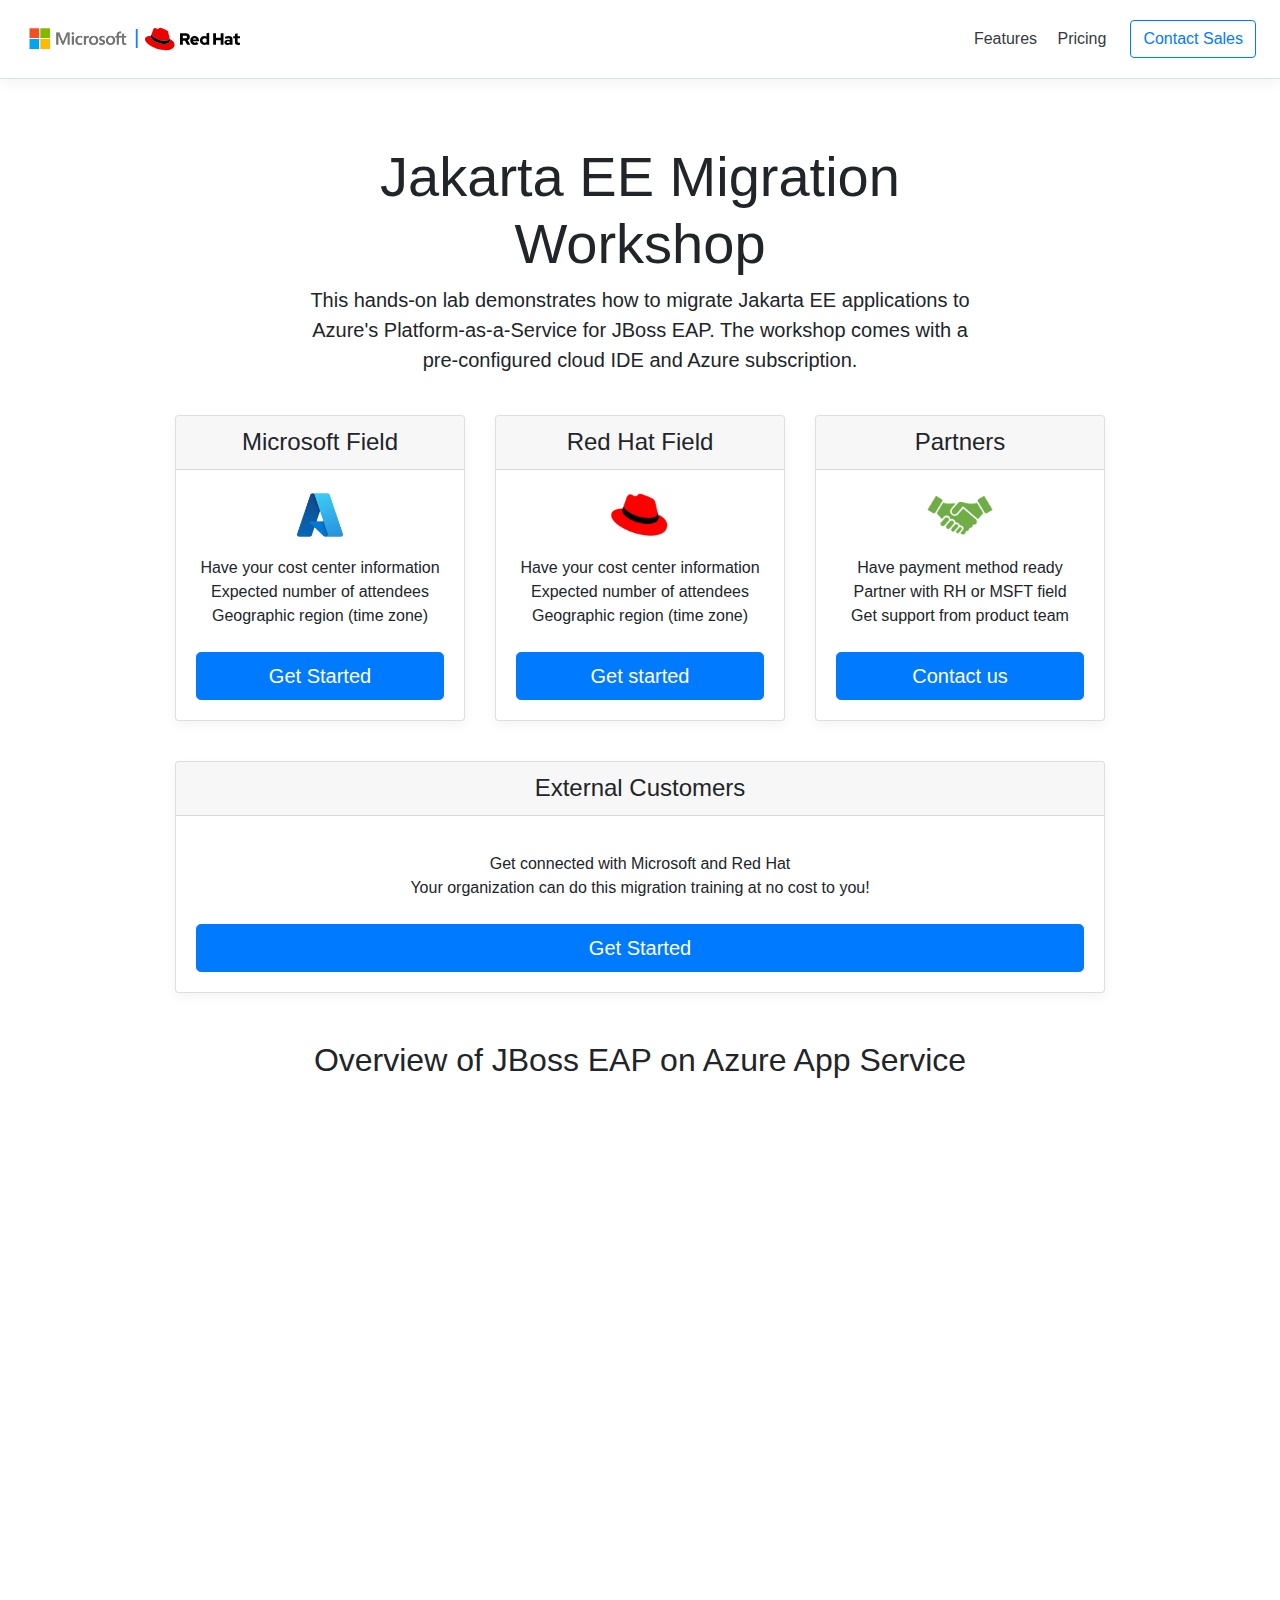
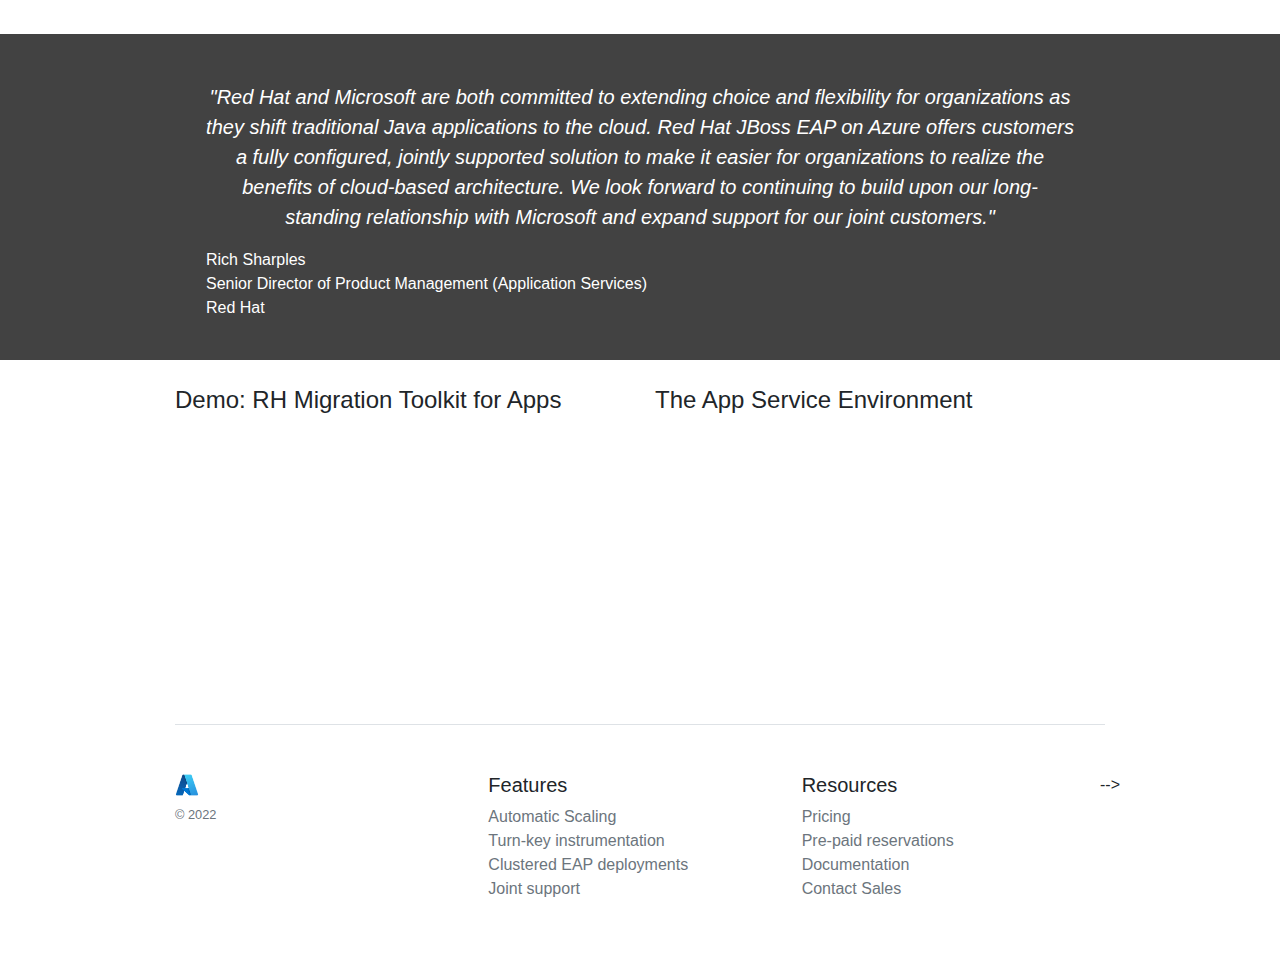
<file: index.html>
<!doctype html>
<html lang="en">

<head>
  <meta charset="utf-8">
  <meta name="viewport" content="width=device-width, initial-scale=1, shrink-to-fit=no">
  <meta name="description" content="">
  <meta name="author" content="">
  <link rel="shortcut icon" href="assets/img/favicon.ico/favicon.png">

  <title>JBoss EAP workshop for Azure App Service</title>

  <!-- Bootstrap core CSS -->
  <link href="dist/css/bootstrap.min.css" rel="stylesheet">

  <!-- Custom styles for this template -->
  <link href="pricing.css" rel="stylesheet">
</head>

<body>

  <!-- navbar -->
  <div class="d-flex flex-column flex-md-row align-items-center p-3 px-md-4 mb-3 bg-white border-bottom box-shadow">
    <a class="navbar-brand my-0 mr-md-auto font-weight-normal" href="/index.html">
        <img src="assets/img/Microsoft-logo_rgb_c-gray.png" height="36">| <img
            src="assets/img/Asset-Red_Hat-Logo_page-Logo-RGB.svg" height="30">
    </a>
    <nav class="my-2 my-md-0 mr-md-3">
        <a class="p-2 text-dark" href="https://azure.microsoft.com/en-us/services/app-service/web/">Features</a>
        <!-- <a class="p-2 text-dark" href="#">Support</a> -->
        <a class="p-2 text-dark" href="https://azure.microsoft.com/pricing/details/app-service/linux/">Pricing</a>
    </nav>
    <a class="btn btn-outline-primary" href="https://azure.microsoft.com/overview/sales-number/">Contact Sales</a>
  </div>
  <!-- end navbar -->

  <div class="pricing-header px-3 py-3 pt-md-5 pb-md-4 mx-auto text-center">
    <h1 class="display-4">Jakarta EE Migration Workshop</h1>
    <p class="lead">This hands-on lab demonstrates how to migrate Jakarta EE applications to Azure's
        Platform-as-a-Service for JBoss EAP. The workshop comes with a pre-configured cloud IDE and
        Azure subscription.</p>
  </div>

  <div class="container">
    <div class="card-deck mb-3 text-center">
      <div class="card mb-4 box-shadow">
        <div class="card-header">
          <h4 class="my-0 font-weight-normal">Microsoft Field</h4>
        </div>
        <div class="card-body">
          <img src="assets/img/azure.jpg" height="50px">
          <ul class="list-unstyled mt-3 mb-4">
            <li>Have your cost center information</li>
            <li>Expected number of attendees</li>
            <li>Geographic region (time zone)</li>
          </ul>
          <a href="form_page.html">
            <button type="button" class="btn btn-lg btn-block btn-primary">Get Started</button></a>
        </div>
      </div>
      <div class="card mb-4 box-shadow">
        <div class="card-header">
          <h4 class="my-0 font-weight-normal">Red Hat Field</h4>
        </div>
        <div class="card-body">
          <img src="assets/img/redhat.jfif" height="50px">
          <ul class="list-unstyled mt-3 mb-4">
            <li>Have your cost center information</li>
            <li>Expected number of attendees</li>
            <li>Geographic region (time zone)</li>
          </ul>
          <a href="form_page.html">
            <button type="button" class="btn btn-lg btn-block btn-primary">Get started</button>
          </a>
        </div>
      </div>
      <div class="card mb-4 box-shadow">
        <div class="card-header">
          <h4 class="my-0 font-weight-normal">Partners</h4>
        </div>
        <div class="card-body">
          <img src="assets/img/handshake-icon.png" height="50px">
          <ul class="list-unstyled mt-3 mb-4">
            <li>Have payment method ready</li>
            <li>Partner with RH or MSFT field</li>
            <li>Get support from product team</li>
          </ul>
          <a href="form_page.html">
            <button type="button" class="btn btn-lg btn-block btn-primary">Contact us</button>
          </a>
        </div>
      </div>
    </div>

    <div class="card-deck text-center">
      <div class="card mb-4 box-shadow">
        <div class="card-header">
          <h4 class="my-0 font-weight-normal">External Customers</h4>
        </div>
        <div class="card-body">
          <ul class="list-unstyled mt-3 mb-4">
            <li>Get connected with Microsoft and Red Hat</li>
            <li>Your organization can do this migration training at no cost to you!</li>
          </ul>
          <a href="form_page.html"><button
              type="button" class="btn btn-lg btn-block btn-primary">Get Started</button></a>
        </div>
      </div>
    </div>
    <br />
    <div class="row">
      <div class="col-12">
        <h2 class="display-5 text-center">Overview of  JBoss EAP on Azure App Service</h2>
        <div class="text-center embed-responsive embed-responsive-16by9">
          <iframe class="" src="https://www.youtube.com/embed/do2y2N9iY9I" title="YouTube video player" frameborder="0"
            allow="accelerometer; autoplay; clipboard-write; encrypted-media; gyroscope; picture-in-picture"
            allowfullscreen>
          </iframe>
        </div>
      </div>
    </div>
    <br/>
  </div>

  <div class="quote-container">
    <div class="quote-text px-3 py-3 pt-md-5 pb-md-4 mx-auto">
      <p class="lead text-center" style="font-style: italic;">
        "Red Hat and Microsoft are both committed to extending choice and flexibility for organizations as they shift traditional Java applications to the cloud. Red Hat JBoss EAP on Azure offers customers a fully configured, jointly supported solution to make it easier for organizations to realize the benefits of cloud-based architecture. We look forward to continuing to build upon our long-standing relationship with Microsoft and expand support for our joint customers."
      </p>
      <p>
        Rich Sharples <br>
        Senior Director of Product Management (Application Services) <br>
        Red Hat
      </p>
    </div>
  </div>
    
  <div class="container">
    <div class="row">
      <div class="col-6">
        <h4>Demo: RH Migration Toolkit for Apps</h4>
        <div class="text-center embed-responsive embed-responsive-16by9">
          <iframe src="https://www.youtube.com/embed/ctOsE64DCws?start=6233" title="YouTube video player" frameborder="0" allow="accelerometer; autoplay; clipboard-write; encrypted-media; gyroscope; picture-in-picture" allowfullscreen></iframe>
        </div>
      </div>
      <div class="col-6">
        <h4>The App Service Environment</h4>
        <div  class="text-center embed-responsive embed-responsive-16by9">
          <iframe src="https://www.youtube.com/embed/IUgE6tcnK50" title="YouTube video player" frameborder="0" allow="accelerometer; autoplay; clipboard-write; encrypted-media; gyroscope; picture-in-picture" allowfullscreen></iframe>
        </div>
      </div>
    </div>


    <footer class="pt-4 my-md-5 pt-md-5 border-top">
      <div class="row">
        <div class="col-12 col-md">
          <img class="mb-2" src="assets/img/azure.jpg" alt="" width="24" height="24">
          <small class="d-block mb-3 text-muted">&copy; 2022</small>
        </div>
        <div class="col-6 col-md">
          <h5>Features</h5>
          <ul class="list-unstyled text-small">
            <li><a class="text-muted"
                href="https://docs.microsoft.com/en-us/azure/azure-monitor/autoscale/autoscale-get-started">Automatic
                Scaling</a></li>
            <li><a class="text-muted"
                href="https://docs.microsoft.com/en-us/azure/azure-monitor/app/azure-web-apps">Turn-key
                instrumentation</a></li>
            <li><a class="text-muted"
                href="https://techcommunity.microsoft.com/t5/apps-on-azure-blog/clustering-support-for-jboss-eap-on-azure-app-service-public/ba-p/3252898">Clustered
                EAP deployments</a></li>
            <li><a class="text-muted" href="#">Joint support</a></li>
          </ul>
        </div>
        <div class="col-6 col-md">
          <h5>Resources</h5>
          <ul class="list-unstyled text-small">
            <li><a class="text-muted" href="https://azure.microsoft.com/services/app-service/web/">Pricing</a></li>
            <li><a class="text-muted"
                href="https://docs.microsoft.com/azure/cost-management-billing/reservations/prepay-app-service">Pre-paid
                reservations</a></li>
            <li><a class="text-muted"
                href="https://docs.microsoft.com/azure/app-service/configure-language-java?pivots=platform-linux">Documentation</a>
            </li>
            <li><a class="text-muted" href="https://azure.microsoft.com/overview/sales-number/">Contact Sales</a></li>
          </ul>
        </div> -->
      </div>
    </footer>
  </div>


  <!-- Bootstrap core JavaScript
    ================================================== -->
  <!-- Placed at the end of the document so the pages load faster -->
  <script src="https://code.jquery.com/jquery-3.2.1.slim.min.js"
    integrity="sha384-KJ3o2DKtIkvYIK3UENzmM7KCkRr/rE9/Qpg6aAZGJwFDMVNA/GpGFF93hXpG5KkN"
    crossorigin="anonymous"></script>
  <script>window.jQuery || document.write('<script src="../../../../assets/js/vendor/jquery-slim.min.js"><\/script>')</script>
  <script src="assets/js/vendor/popper.min.js"></script>
  <script src="dist/js/bootstrap.min.js"></script>
  <script src="assets/js/vendor/holder.min.js"></script>
  <script>
    Holder.addTheme('thumb', {
      bg: '#55595c',
      fg: '#eceeef',
      text: 'Thumbnail'
    });
  </script>
</body>

</html>
</file>
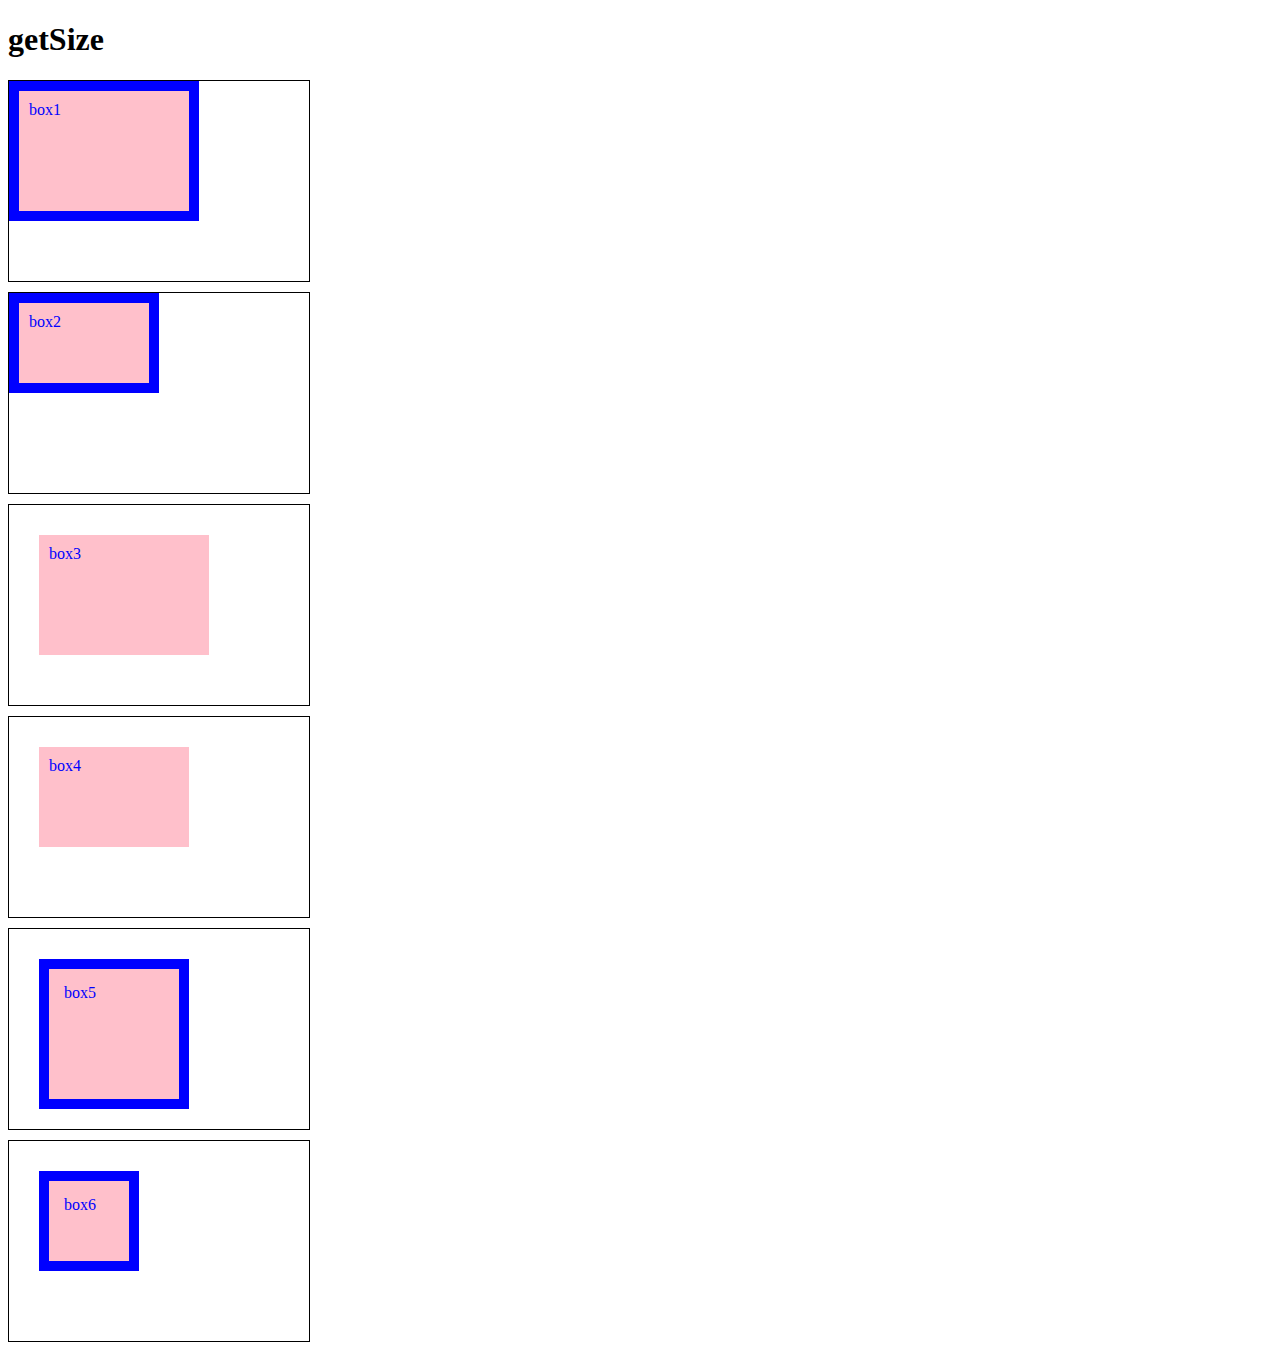
<file: src/main/webapp/bower_components/get-size/index.html>
<!doctype html>
<html>
<head>
  <meta charset="utf-8">

  <title>getSize</title>

  <style>
    .container {
      width: 300px;
      height: 200px;
      margin-bottom: 10px;
      border: 1px solid;
      position: relative;
    }

    .box {
      color: blue;
      background: pink;
    }

    .border-box {
      -webkit-box-sizing: border-box;
         -moz-box-sizing: border-box;
              box-sizing: border-box;
    }

    #box1, #box2 {
      width: 50%;
      height: 50%;
      border: 10px solid;
      padding: 10px;
    }

    #box3, #box4 {
       width: 50%;
       height: 50%;
       border: 0px solid;
       margin: 10%;
       padding: 10px;
     }

    #box5, #box6 {
       width: 100px;
       height: 100px;
       border: 10px solid;
       margin: 10%;
       padding: 5%;
     }

    </style>

</head>
<body>

  <h1>getSize</h1>

  <div class="container">
    <div id="box1" class="box">box1</div>
  </div>

  <div class="container">
    <div id="box2" class="box border-box">box2</div>
  </div>

  <div class="container">
    <div id="box3" class="box">box3</div>
  </div>

  <div class="container">
    <div id="box4" class="box border-box">box4</div>
  </div>

  <div class="container">
    <div id="box5" class="box">box5</div>
  </div>

  <div class="container">
    <div id="box6" class="box border-box">box6</div>
  </div>

  <script src="get-size.js"></script>

</body>
</html>
</file>
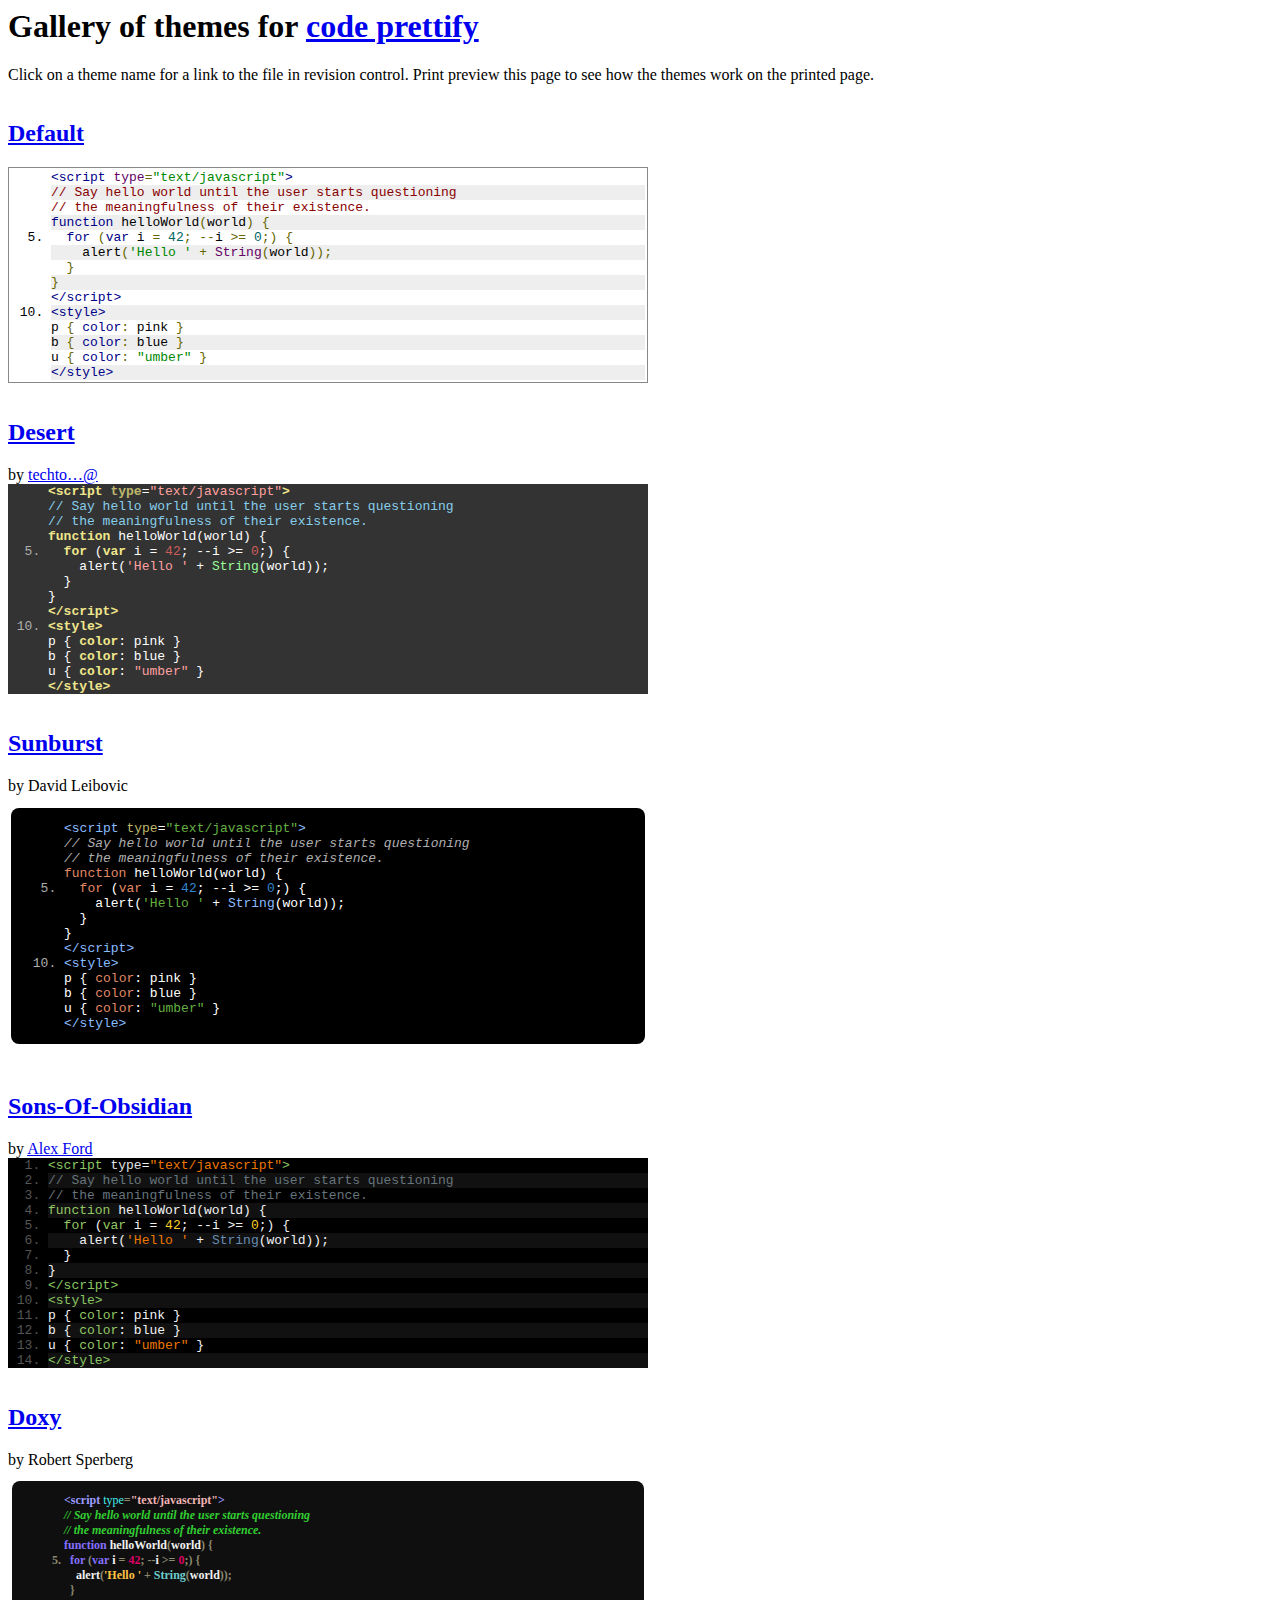
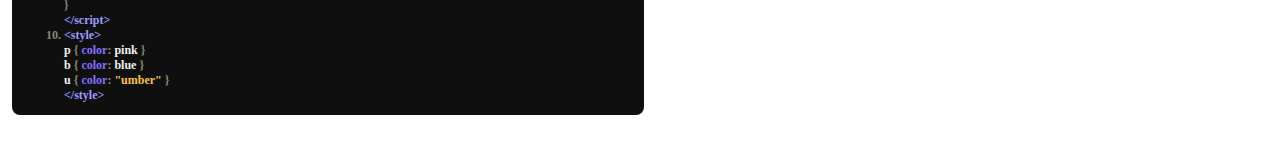
<file: src/main/webapp/bower_components/google-code-prettify/styles/index.html>
<!DOCTYPE HTML PUBLIC "-//IETF//DTD HTML//EN">
<html><head>
<title>Prettify Themes Gallery</title>
<style type="text/css">
iframe { width: 100%; border-style: none; margin: 0; padding: 0 }
</style>
<script>
var allThemes = [
  { name: 'default' },
  { name: 'desert',
    authorHtml: '<a href="http://code.google.com/u/@VhJeSlJYBhVMWgF7/">'
        + 'techto&hellip;@<\/a>' },
  { name: 'sunburst', authorHtml: 'David Leibovic' },
  { name: 'sons-of-obsidian',
    authorHtml: '<a href="http://CodeTunnel.com/blog/post/71'
        + '/google-code-prettify-obsidian-theme">Alex Ford<\/a>' },
  { name: 'doxy', authorHtml: 'Robert Sperberg' },
];

// Called by the demo.html frames loaded per theme to
// size the iframes properly and to allow them to tile
// the page nicely.
function adjustChildIframeSize(themeName, width, height) {
  if (typeof console != 'undefined') {
    try {
      console.log('adjusting ' + themeName + ' to ' + width + 'x' + height);
    } catch (ex) {
      // Don't bother logging log failure.
    }
  }

  var container = document.getElementById(themeName).parentNode;
  container.style.width = (+width + 16) + 'px';
  container.style.display = 'inline-block';
  var iframe = container.getElementsByTagName('iframe')[0];
  iframe.style.height = (+height + 16) + 'px';
}
</script>
</head>

<body>
<noscript>This page requires JavaScript</noscript>

<h1>Gallery of themes for
<a href="http://code.google.com/p/google-code-prettify/">code prettify</a></h1>
<p>
Click on a theme name for a link to the file in revision control.
Print preview this page to see how the themes work on the printed page.
</p>
<script>(function () {
  // Produce an iframe per theme.
  // We pass the threme name to the iframe via its URI query, and
  // it loads prettify and the theme CSS, and calls back to this page
  // to resize the iframe.
  for (var i = 0, n = allThemes.length; i < n; ++i) {
    var theme = allThemes[i];
    if (!theme) { continue; }
    var iframe = document.createElement('iframe');
    iframe.name = theme.name;
    iframe.src = 'demo.html?' + encodeURIComponent(theme.name);
    var header = document.createElement('h2');
    header.id = theme.name;
    var linkToThemeSrc = document.createElement('a');
    linkToThemeSrc.href = (
        'http://code.google.com/p/google-code-prettify/source/browse/trunk/' +
        (theme.name === 'default'
         ? 'src/prettify.css'
         : 'styles/' + encodeURIComponent(theme.name) + '.css'));
    linkToThemeSrc.appendChild(document.createTextNode(
       theme.name.replace(/\b[a-z]/g,  // Capitalize first letter of each word
       function (letter) { return letter.toUpperCase(); })));
    header.appendChild(linkToThemeSrc);

    var attribution;
    if (theme.authorHtml) {
      attribution = document.createElement('span');
      attribution.className = 'attribution';
      attribution.innerHTML = 'by ' + theme.authorHtml;
    }

    var div = document.createElement('div');
    div.appendChild(header);
    if (attribution) { div.appendChild(attribution); }
    div.appendChild(iframe);
    document.body.appendChild(div);
  }
})()</script>

</body></html>
</file>
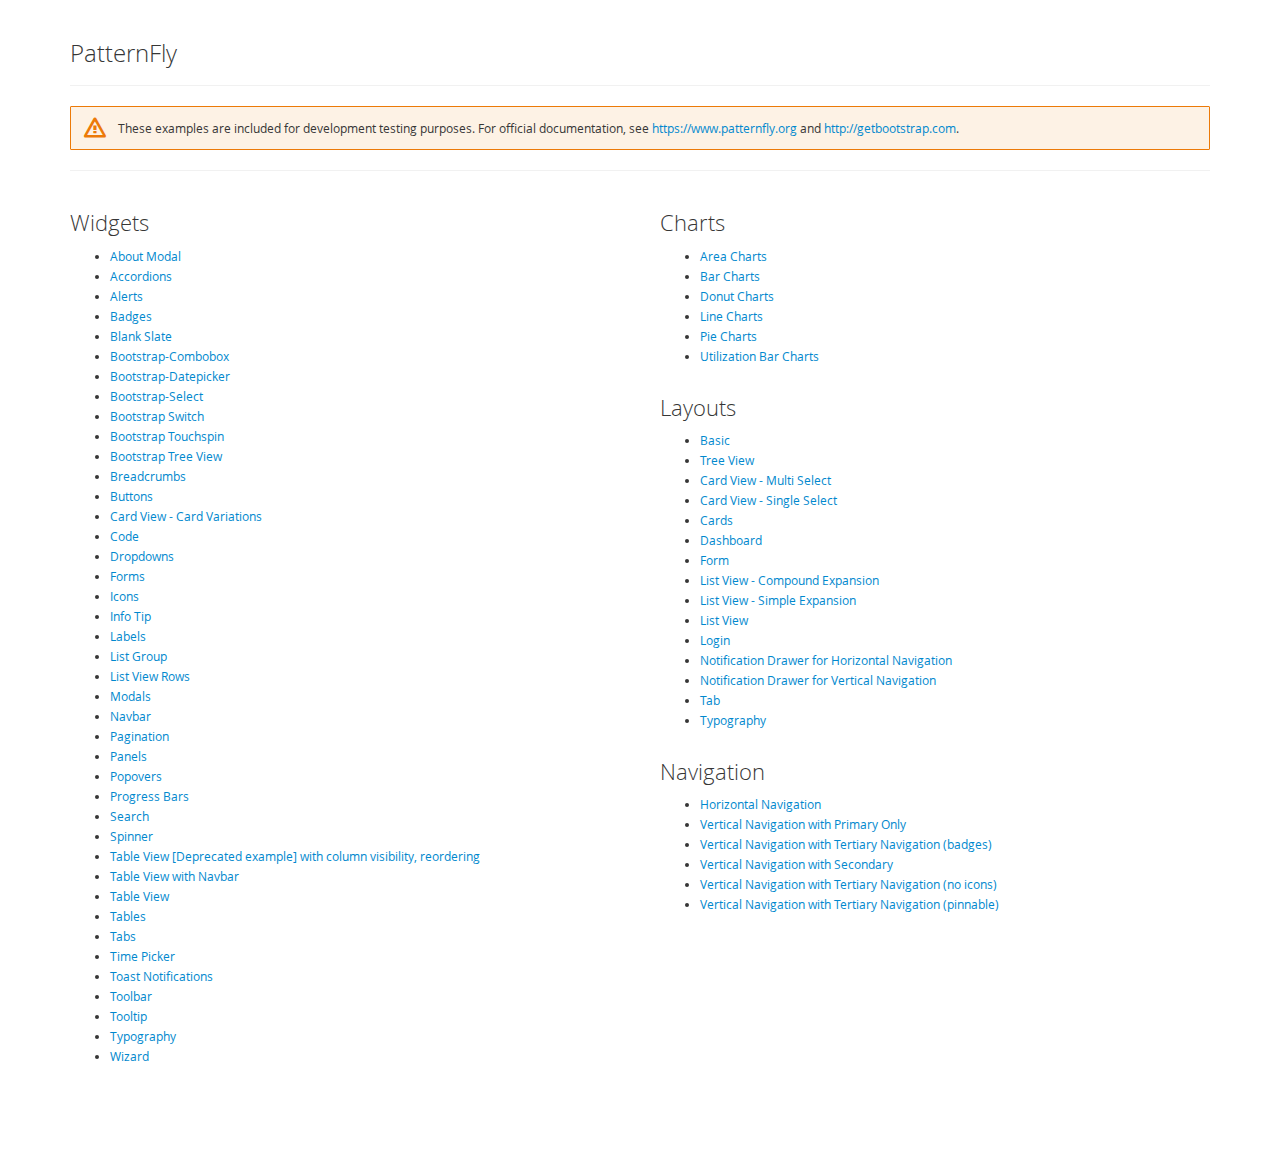
<file: src/main/webapp/bower_components/patternfly/dist/tests/index.html>
<!DOCTYPE html>
<!--[if IE 9]><html lang="en-us" class="ie9"><![endif]-->
<!--[if gt IE 9]><!-->
<html lang="en-us">
<!--<![endif]-->
  <head>
    <title>PatternFly</title>
    <meta charset="UTF-8">
    <meta http-equiv="X-UA-Compatible" content="IE=Edge">
    <meta name="viewport" content="width=device-width, initial-scale=1.0">
    <link rel="shortcut icon" href="../../dist/img/favicon.ico">
    <!-- iPad retina icon -->
    <link rel="apple-touch-icon-precomposed" sizes="152x152" href="../../dist/img/apple-touch-icon-precomposed-152.png">
    <!-- iPad retina icon (iOS < 7) -->
    <link rel="apple-touch-icon-precomposed" sizes="144x144" href="../../dist/img/apple-touch-icon-precomposed-144.png">
    <!-- iPad non-retina icon -->
    <link rel="apple-touch-icon-precomposed" sizes="76x76" href="../../dist/img/apple-touch-icon-precomposed-76.png">
    <!-- iPad non-retina icon (iOS < 7) -->
    <link rel="apple-touch-icon-precomposed" sizes="72x72" href="../../dist/img/apple-touch-icon-precomposed-72.png">
    <!-- iPhone 6 Plus icon -->
    <link rel="apple-touch-icon-precomposed" sizes="120x120" href="../../dist/img/apple-touch-icon-precomposed-180.png">
    <!-- iPhone retina icon (iOS < 7) -->
    <link rel="apple-touch-icon-precomposed" sizes="114x114" href="../../dist/img/apple-touch-icon-precomposed-114.png">
    <!-- iPhone non-retina icon (iOS < 7) -->
    <link rel="apple-touch-icon-precomposed" sizes="57x57" href="../../dist/img/apple-touch-icon-precomposed-57.png">
    <link rel="stylesheet" href="../../dist/css/patternfly.min.css" >
    <link rel="stylesheet" href="../../dist/css/patternfly-additions.min.css" >
      <link href="tests.css" rel="stylesheet" media="screen, print">
    <script src="//code.jquery.com/jquery-2.1.4.min.js"></script>
    <script src="//maxcdn.bootstrapcdn.com/bootstrap/3.3.7/js/bootstrap.min.js"></script>
    <script src="../../dist/js/patternfly.min.js"></script>
  </head>

  <body>
    <div class="container">
      <div class="page-header">
        <h1>PatternFly</h1>
      </div>
      <div class="alert alert-warning">
        <span class="pficon pficon-warning-triangle-o"></span>
        These examples are included for development testing purposes.  For official documentation, see <a href="https://www.patternfly.org" class="alert-link">https://www.patternfly.org</a> and <a href="http://getbootstrap.com" class="alert-link">http://getbootstrap.com</a>.
      </div>
      <hr>
      <div class="row">
        <div class="col-sm-6">
          <h2>Widgets</h2>
          <ul>
            <li>
              <a href="about-modal.html">About Modal</a>
            </li>
            <li>
              <a href="accordions.html">Accordions</a>
            </li>
            <li>
              <a href="alerts.html">Alerts</a>
            </li>
            <li>
              <a href="badges.html">Badges</a>
            </li>
            <li>
              <a href="blank-slate.html">Blank Slate</a>
            </li>
            <li>
              <a href="bootstrap-combobox.html">Bootstrap-Combobox</a>
            </li>
            <li>
              <a href="bootstrap-datepicker.html">Bootstrap-Datepicker</a>
            </li>
            <li>
              <a href="bootstrap-select.html">Bootstrap-Select</a>
            </li>
            <li>
              <a href="bootstrap-switch.html">Bootstrap Switch</a>
            </li>
            <li>
              <a href="bootstrap-touchspin.html">Bootstrap Touchspin</a>
            </li>
            <li>
              <a href="bootstrap-treeview.html">Bootstrap Tree View</a>
            </li>
            <li>
              <a href="breadcrumbs.html">Breadcrumbs</a>
            </li>
            <li>
              <a href="buttons.html">Buttons</a>
            </li>
            <li>
              <a href="card-view-card-variations.html">Card View - Card Variations</a>
            </li>
            <li>
              <a href="code.html">Code</a>
            </li>
            <li>
              <a href="dropdowns.html">Dropdowns</a>
            </li>
            <li>
              <a href="forms.html">Forms</a>
            </li>
            <li>
              <a href="icons.html">Icons</a>
            </li>
            <li>
              <a href="infotip.html">Info Tip</a>
            </li>
            <li>
              <a href="labels.html">Labels</a>
            </li>
            <li>
              <a href="list-group.html">List Group</a>
            </li>
            <li>
              <a href="list-view-rows.html">List View Rows</a>
            </li>
            <li>
              <a href="modals.html">Modals</a>
            </li>
            <li>
              <a href="navbar.html">Navbar</a>
            </li>
            <li>
              <a href="pagination.html">Pagination</a>
            </li>
            <li>
              <a href="panels.html">Panels</a>
            </li>
            <li>
              <a href="popovers.html">Popovers</a>
            </li>
            <li>
              <a href="progress-bars.html">Progress Bars</a>
            </li>
            <li>
              <a href="search.html">Search</a>
            </li>
            <li>
              <a href="spinner.html">Spinner</a>
            </li>
            <li>
              <a href="table-view-columns.html">Table View [Deprecated example] with column visibility, reordering</a>
            </li>
            <li>
              <a href="table-view-navbar.html">Table View with Navbar</a>
            </li>
            <li>
              <a href="table-view.html">Table View</a>
            </li>
            <li>
              <a href="tables.html">Tables</a>
            </li>
            <li>
              <a href="tabs.html">Tabs</a>
            </li>
            <li>
              <a href="time-picker.html">Time Picker</a>
            </li>
            <li>
              <a href="toast.html">Toast Notifications</a>
            </li>
            <li>
              <a href="toolbar.html">Toolbar</a>
            </li>
            <li>
              <a href="tooltip.html">Tooltip</a>
            </li>
            <li>
              <a href="typography.html">Typography</a>
            </li>
            <li>
              <a href="wizard.html">Wizard</a>
            </li>
          </ul>
        </div>
        <div class="col-sm-6">
          <h2>Charts</h2>
          <ul>
            <li>
              <a href="area-charts.html">Area Charts</a>
            </li>
            <li>
              <a href="bar-charts.html">Bar Charts</a>
            </li>
            <li>
              <a href="donut-charts.html">Donut Charts</a>
            </li>
            <li>
              <a href="line-charts.html">Line Charts</a>
            </li>
            <li>
              <a href="pie-charts.html">Pie Charts</a>
            </li>
            <li>
              <a href="utilization-bar-charts.html">Utilization Bar Charts</a>
            </li>
          </ul>
        </div>
        <div class="col-sm-6">
          <h2>Layouts</h2>
          <ul>
            <li>
              <a href="basic.html">Basic</a>
            </li>
            <li>
              <a href="bootstrap-treeview-2.html">Tree View</a>
            </li>
            <li>
              <a href="card-view-multi-select.html">Card View - Multi Select</a>
            </li>
            <li>
              <a href="card-view-single-select.html">Card View - Single Select</a>
            </li>
            <li>
              <a href="cards.html">Cards</a>
            </li>
            <li>
              <a href="dashboard.html">Dashboard</a>
            </li>
            <li>
              <a href="form.html">Form</a>
            </li>
            <li>
              <a href="list-view-compound-expansion.html">List View - Compound Expansion</a>
            </li>
            <li>
              <a href="list-view-simple-expansion.html">List View - Simple Expansion</a>
            </li>
            <li>
              <a href="list-view.html">List View</a>
            </li>
            <li>
              <a href="login.html">Login</a>
            </li>
            <li>
              <a href="notification-drawer-horizontal-nav.html">Notification Drawer for Horizontal Navigation</a>
            </li>
            <li>
              <a href="notification-drawer-vertical-nav.html">Notification Drawer for Vertical Navigation</a>
            </li>
            <li>
              <a href="tab.html">Tab</a>
            </li>
            <li>
              <a href="typography-2.html">Typography</a>
            </li>
          </ul>
        </div>
        <div class="col-sm-6">
          <h2>Navigation</h2>
          <ul>
            <li>
              <a href="horizontal-navigation.html">Horizontal Navigation</a>
            </li>
            <li>
              <a href="vertical-navigation-primary-only.html">Vertical Navigation with Primary Only</a>
            </li>
            <li>
              <a href="vertical-navigation-with-badges.html">Vertical Navigation with Tertiary Navigation (badges)</a>
            </li>
            <li>
              <a href="vertical-navigation-with-secondary.html">Vertical Navigation with Secondary</a>
            </li>
            <li>
              <a href="vertical-navigation-with-tertiary-no-icons.html">Vertical Navigation with Tertiary Navigation (no icons)</a>
            </li>
            <li>
              <a href="vertical-navigation-with-tertiary-pins.html">Vertical Navigation with Tertiary Navigation (pinnable)</a>
            </li>
          </ul>
        </div>
      </div>
    </div><!-- /container -->
  </body>
</html>
</file>
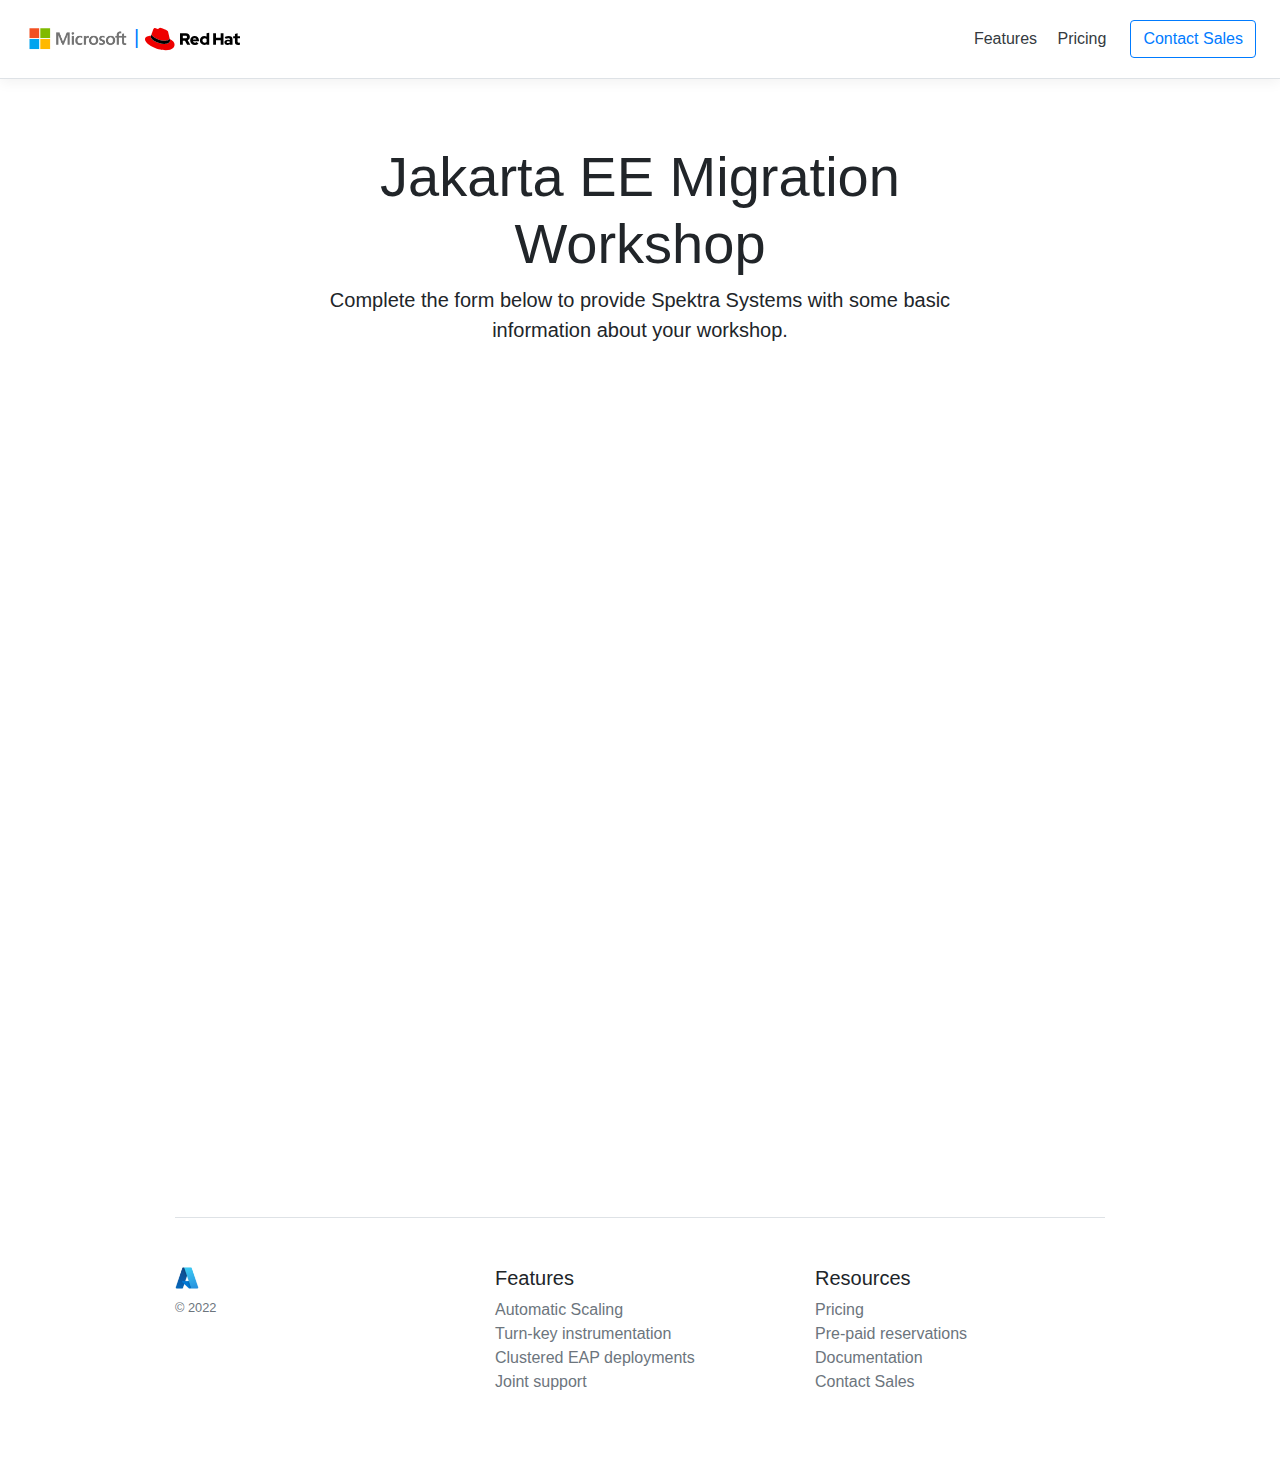
<file: form_page.html>
<!doctype html>
<html lang="en">

<head>
    <meta charset="utf-8">
    <meta name="viewport" content="width=device-width, initial-scale=1, shrink-to-fit=no">
    <meta name="description" content="">
    <meta name="author" content="">
    <link rel="icon" href="../../../../favicon.ico">

    <title>JBoss EAP workshop for Azure App Service</title>

    <!-- Bootstrap core CSS -->
    <link href="dist/css/bootstrap.min.css" rel="stylesheet">

    <!-- Custom styles for this template -->
    <link href="pricing.css" rel="stylesheet">
</head>

<body>

    <!-- navbar -->
    <div class="d-flex flex-column flex-md-row align-items-center p-3 px-md-4 mb-3 bg-white border-bottom box-shadow">
        <a class="navbar-brand my-0 mr-md-auto font-weight-normal" href="/index.html">
            <img src="assets/img/Microsoft-logo_rgb_c-gray.png" height="36">| <img
                src="assets/img/Asset-Red_Hat-Logo_page-Logo-RGB.svg" height="30">
        </a>
        <nav class="my-2 my-md-0 mr-md-3">
            <a class="p-2 text-dark" href="https://azure.microsoft.com/en-us/services/app-service/web/">Features</a>
            <a class="p-2 text-dark" href="https://azure.microsoft.com/pricing/details/app-service/linux/">Pricing</a>
        </nav>
        <a class="btn btn-outline-primary" href="https://azure.microsoft.com/overview/sales-number/">Contact Sales</a>
    </div>
    <!-- end navbar -->

    <div class="pricing-header px-3 py-3 pt-md-5 pb-md-4 mx-auto text-center">
        <h1 class="display-4">Jakarta EE Migration Workshop</h1>
        <p class="lead">Complete the form below to provide Spektra Systems with some basic information about your
            workshop.</p>
    </div>

    <div class="container" style="max-width: 1500px; margin-bottom: 10%;">
        <div class="text-center embed-responsive embed-responsive-16by9">
            <iframe
                src="https://forms.office.com/Pages/ResponsePage.aspx?id=v4j5cvGGr0GRqy180BHbRw8pWOc9_7tLp4r3j5rcIKFUQ0syOThRRENBTFRONVozMFdTUDhKTDlOUS4u&embed=true"
                frameborder="0" marginwidth="0" marginheight="0" style="border: none; max-width:100%; max-height:100vh"
                allowfullscreen webkitallowfullscreen mozallowfullscreen msallowfullscreen> </iframe>
        </div>
    </div>

    <div class="container">
        <footer class="pt-4 my-md-5 pt-md-5 border-top">
            <div class="row">
              <div class="col-12 col-md">
                <img class="mb-2" src="assets/img/azure.jpg" alt="" width="24" height="24">
                <small class="d-block mb-3 text-muted">&copy; 2022</small>
              </div>
              <div class="col-6 col-md">
                <h5>Features</h5>
                <ul class="list-unstyled text-small">
                  <li><a class="text-muted"
                      href="https://docs.microsoft.com/en-us/azure/azure-monitor/autoscale/autoscale-get-started">Automatic
                      Scaling</a></li>
                  <li><a class="text-muted"
                      href="https://docs.microsoft.com/en-us/azure/azure-monitor/app/azure-web-apps">Turn-key
                      instrumentation</a></li>
                  <li><a class="text-muted"
                      href="https://techcommunity.microsoft.com/t5/apps-on-azure-blog/clustering-support-for-jboss-eap-on-azure-app-service-public/ba-p/3252898">Clustered
                      EAP deployments</a></li>
                  <li><a class="text-muted" href="#">Joint support</a></li>
                </ul>
              </div>
              <div class="col-6 col-md">
                <h5>Resources</h5>
                <ul class="list-unstyled text-small">
                  <li><a class="text-muted" href="https://azure.microsoft.com/services/app-service/web/">Pricing</a></li>
                  <li><a class="text-muted"
                      href="https://docs.microsoft.com/azure/cost-management-billing/reservations/prepay-app-service">Pre-paid
                      reservations</a></li>
                  <li><a class="text-muted"
                      href="https://docs.microsoft.com/azure/app-service/configure-language-java?pivots=platform-linux">Documentation</a>
                  </li>
                  <li><a class="text-muted" href="https://azure.microsoft.com/overview/sales-number/">Contact Sales</a></li>
                </ul>
              </div>
            </div>
          </footer>
    </div>
</body>
</file>
<file: pricing.css>
html {
  font-size: 14px;
}
@media (min-width: 768px) {
  html {
    font-size: 16px;
  }
}

.container {
  max-width: 960px;
}

.pricing-header {
  max-width: 700px;
}

.card-deck .card {
  min-width: 220px;
}

.border-top { border-top: 1px solid #e5e5e5; }
.border-bottom { border-bottom: 1px solid #e5e5e5; }

.box-shadow { box-shadow: 0 .25rem .75rem rgba(0, 0, 0, .05); }

.responsive-iframe {
  width: 100%;
  min-height: 75vh;
}

.quote-container {
  background-color: #424242;
  color: white;
  width: 100%;
  margin-bottom: 2%;
}

.quote-text {
  max-width: 900px;
}
</file>
<file: src/main/webapp/bower_components/patternfly/dist/tests/tests.css>
body {
  padding-bottom: 100px;
}

.icons .fa, .icons .glyphicon, .icons .pficon {
  font-size: 14px;
  margin-right: 5px;
  text-align: center;
  width: 14px;
}
.icons .icon-class {
  display: inline-block;
}
.icons li {
  margin: 0 0 7px;
}
</file>
<file: src/main/webapp/bower_components/patternfly/dist/css/patternfly.min.css>
.fa,.glyphicon{-moz-osx-font-smoothing:grayscale}body,figure{margin:0}@font-face{font-family:"Open Sans";font-style:normal;font-weight:300;src:url(../fonts/OpenSans-Light-webfont.eot);src:url(../fonts/OpenSans-Light-webfont.eot?#iefix) format("embedded-opentype"),url(../fonts/OpenSans-Light-webfont.woff) format("woff"),url(../fonts/OpenSans-Light-webfont.ttf) format("truetype"),url(../fonts/OpenSans-Light-webfont.svg#OpenSansLight) format("svg")}@font-face{font-family:"Open Sans";font-style:normal;font-weight:400;src:url(../fonts/OpenSans-Regular-webfont.eot);src:url(../fonts/OpenSans-Regular-webfont.eot?#iefix) format("embedded-opentype"),url(../fonts/OpenSans-Regular-webfont.woff) format("woff"),url(../fonts/OpenSans-Regular-webfont.ttf) format("truetype"),url(../fonts/OpenSans-Regular-webfont.svg#OpenSansRegular) format("svg")}@font-face{font-family:"Open Sans";font-style:normal;font-weight:600;src:url(../fonts/OpenSans-Semibold-webfont.eot);src:url(../fonts/OpenSans-Semibold-webfont.eot?#iefix) format("embedded-opentype"),url(../fonts/OpenSans-Semibold-webfont.woff) format("woff"),url(../fonts/OpenSans-Semibold-webfont.ttf) format("truetype"),url(../fonts/OpenSans-Semibold-webfont.svg#OpenSansSemibold) format("svg")}@font-face{font-family:"Open Sans";font-style:normal;font-weight:700;src:url(../fonts/OpenSans-Bold-webfont.eot);src:url(../fonts/OpenSans-Bold-webfont.eot?#iefix) format("embedded-opentype"),url(../fonts/OpenSans-Bold-webfont.woff) format("woff"),url(../fonts/OpenSans-Bold-webfont.ttf) format("truetype"),url(../fonts/OpenSans-Bold-webfont.svg#OpenSansBold) format("svg")}@font-face{font-family:"Open Sans";font-style:normal;font-weight:800;src:url(../fonts/OpenSans-ExtraBold-webfont.eot);src:url(../fonts/OpenSans-ExtraBold-webfont.eot?#iefix) format("embedded-opentype"),url(../fonts/OpenSans-ExtraBold-webfont.woff) format("woff"),url(../fonts/OpenSans-ExtraBold-webfont.ttf) format("truetype"),url(../fonts/OpenSans-ExtraBold-webfont.svg#OpenSansExtrabold) format("svg")}/*!
 * Bootstrap v3.3.7 (http://getbootstrap.com)
 * Copyright 2011-2016 Twitter, Inc.
 * Licensed under MIT (https://github.com/twbs/bootstrap/blob/master/LICENSE)
 *//*! normalize.css v3.0.3 | MIT License | github.com/necolas/normalize.css */html{font-family:sans-serif;-ms-text-size-adjust:100%;-webkit-text-size-adjust:100%}article,aside,details,figcaption,figure,footer,header,hgroup,main,menu,nav,section,summary{display:block}audio,canvas,progress,video{display:inline-block;vertical-align:baseline}audio:not([controls]){display:none;height:0}[hidden],template{display:none}a{background-color:transparent}a:active,a:hover{outline:0}b,optgroup,strong{font-weight:700}dfn{font-style:italic}h1{margin:.67em 0}mark{background:#ff0;color:#000}sub,sup{font-size:75%;line-height:0;position:relative;vertical-align:baseline}sup{top:-.5em}sub{bottom:-.25em}img{border:0;vertical-align:middle}svg:not(:root){overflow:hidden}hr{box-sizing:content-box;height:0}pre,textarea{overflow:auto}code,kbd,pre,samp{font-size:1em}button,input,optgroup,select,textarea{color:inherit;font:inherit;margin:0}.glyphicon,address{font-style:normal}button{overflow:visible}button,select{text-transform:none}button,html input[type=button],input[type=reset],input[type=submit]{-webkit-appearance:button;cursor:pointer}button[disabled],html input[disabled]{cursor:default}button::-moz-focus-inner,input::-moz-focus-inner{border:0;padding:0}input[type=checkbox],input[type=radio]{box-sizing:border-box;padding:0}input[type=number]::-webkit-inner-spin-button,input[type=number]::-webkit-outer-spin-button{height:auto}input[type=search]::-webkit-search-cancel-button,input[type=search]::-webkit-search-decoration{-webkit-appearance:none}table{border-collapse:collapse;border-spacing:0}td,th{padding:0}/*! Source: https://github.com/h5bp/html5-boilerplate/blob/master/src/css/main.css */@media print{blockquote,img,pre,tr{page-break-inside:avoid}*,:after,:before{background:0 0!important;color:#000!important;box-shadow:none!important;text-shadow:none!important}a,a:visited{text-decoration:underline}a[href]:after{content:" (" attr(href) ")"}abbr[title]:after{content:" (" attr(title) ")"}a[href^="#"]:after,a[href^="javascript:"]:after{content:""}blockquote,pre{border:1px solid #999}thead{display:table-header-group}img{max-width:100%!important}h2,h3,p{orphans:3;widows:3}h2,h3{page-break-after:avoid}.navbar{display:none}.btn>.caret,.dropup>.btn>.caret{border-top-color:#000!important}.label{border:1px solid #000}.table{border-collapse:collapse!important}.table td,.table th{background-color:#fff!important}.table-bordered td,.table-bordered th{border:1px solid #ddd!important}}.btn,.btn-danger.active,.btn-danger:active,.btn-default.active,.btn-default:active,.btn-info.active,.btn-info:active,.btn-primary.active,.btn-primary:active,.btn-warning.active,.btn-warning:active,.btn.active,.btn:active,.dropdown-menu>.disabled>a:focus,.dropdown-menu>.disabled>a:hover,.form-control,.navbar-toggle,.open>.dropdown-toggle.btn-danger,.open>.dropdown-toggle.btn-default,.open>.dropdown-toggle.btn-info,.open>.dropdown-toggle.btn-primary,.open>.dropdown-toggle.btn-warning{background-image:none}.img-thumbnail,body{background-color:#fff}@font-face{font-family:'Glyphicons Halflings';src:url(../fonts/glyphicons-halflings-regular.eot);src:url(../fonts/glyphicons-halflings-regular.eot?#iefix) format('embedded-opentype'),url(../fonts/glyphicons-halflings-regular.woff2) format('woff2'),url(../fonts/glyphicons-halflings-regular.woff) format('woff'),url(../fonts/glyphicons-halflings-regular.ttf) format('truetype'),url(../fonts/glyphicons-halflings-regular.svg#glyphicons_halflingsregular) format('svg')}.glyphicon{position:relative;top:1px;display:inline-block;font-family:'Glyphicons Halflings';font-weight:400;line-height:1;-webkit-font-smoothing:antialiased}.glyphicon-asterisk:before{content:"\002a"}.glyphicon-plus:before{content:"\002b"}.glyphicon-eur:before,.glyphicon-euro:before{content:"\20ac"}.glyphicon-minus:before{content:"\2212"}.glyphicon-cloud:before{content:"\2601"}.glyphicon-envelope:before{content:"\2709"}.glyphicon-pencil:before{content:"\270f"}.glyphicon-glass:before{content:"\e001"}.glyphicon-music:before{content:"\e002"}.glyphicon-search:before{content:"\e003"}.glyphicon-heart:before{content:"\e005"}.glyphicon-star:before{content:"\e006"}.glyphicon-star-empty:before{content:"\e007"}.glyphicon-user:before{content:"\e008"}.glyphicon-film:before{content:"\e009"}.glyphicon-th-large:before{content:"\e010"}.glyphicon-th:before{content:"\e011"}.glyphicon-th-list:before{content:"\e012"}.glyphicon-ok:before{content:"\e013"}.glyphicon-remove:before{content:"\e014"}.glyphicon-zoom-in:before{content:"\e015"}.glyphicon-zoom-out:before{content:"\e016"}.glyphicon-off:before{content:"\e017"}.glyphicon-signal:before{content:"\e018"}.glyphicon-cog:before{content:"\e019"}.glyphicon-trash:before{content:"\e020"}.glyphicon-home:before{content:"\e021"}.glyphicon-file:before{content:"\e022"}.glyphicon-time:before{content:"\e023"}.glyphicon-road:before{content:"\e024"}.glyphicon-download-alt:before{content:"\e025"}.glyphicon-download:before{content:"\e026"}.glyphicon-upload:before{content:"\e027"}.glyphicon-inbox:before{content:"\e028"}.glyphicon-play-circle:before{content:"\e029"}.glyphicon-repeat:before{content:"\e030"}.glyphicon-refresh:before{content:"\e031"}.glyphicon-list-alt:before{content:"\e032"}.glyphicon-lock:before{content:"\e033"}.glyphicon-flag:before{content:"\e034"}.glyphicon-headphones:before{content:"\e035"}.glyphicon-volume-off:before{content:"\e036"}.glyphicon-volume-down:before{content:"\e037"}.glyphicon-volume-up:before{content:"\e038"}.glyphicon-qrcode:before{content:"\e039"}.glyphicon-barcode:before{content:"\e040"}.glyphicon-tag:before{content:"\e041"}.glyphicon-tags:before{content:"\e042"}.glyphicon-book:before{content:"\e043"}.glyphicon-bookmark:before{content:"\e044"}.glyphicon-print:before{content:"\e045"}.glyphicon-camera:before{content:"\e046"}.glyphicon-font:before{content:"\e047"}.glyphicon-bold:before{content:"\e048"}.glyphicon-italic:before{content:"\e049"}.glyphicon-text-height:before{content:"\e050"}.glyphicon-text-width:before{content:"\e051"}.glyphicon-align-left:before{content:"\e052"}.glyphicon-align-center:before{content:"\e053"}.glyphicon-align-right:before{content:"\e054"}.glyphicon-align-justify:before{content:"\e055"}.glyphicon-list:before{content:"\e056"}.glyphicon-indent-left:before{content:"\e057"}.glyphicon-indent-right:before{content:"\e058"}.glyphicon-facetime-video:before{content:"\e059"}.glyphicon-picture:before{content:"\e060"}.glyphicon-map-marker:before{content:"\e062"}.glyphicon-adjust:before{content:"\e063"}.glyphicon-tint:before{content:"\e064"}.glyphicon-edit:before{content:"\e065"}.glyphicon-share:before{content:"\e066"}.glyphicon-check:before{content:"\e067"}.glyphicon-move:before{content:"\e068"}.glyphicon-step-backward:before{content:"\e069"}.glyphicon-fast-backward:before{content:"\e070"}.glyphicon-backward:before{content:"\e071"}.glyphicon-play:before{content:"\e072"}.glyphicon-pause:before{content:"\e073"}.glyphicon-stop:before{content:"\e074"}.glyphicon-forward:before{content:"\e075"}.glyphicon-fast-forward:before{content:"\e076"}.glyphicon-step-forward:before{content:"\e077"}.glyphicon-eject:before{content:"\e078"}.glyphicon-chevron-left:before{content:"\e079"}.glyphicon-chevron-right:before{content:"\e080"}.glyphicon-plus-sign:before{content:"\e081"}.glyphicon-minus-sign:before{content:"\e082"}.glyphicon-remove-sign:before{content:"\e083"}.glyphicon-ok-sign:before{content:"\e084"}.glyphicon-question-sign:before{content:"\e085"}.glyphicon-info-sign:before{content:"\e086"}.glyphicon-screenshot:before{content:"\e087"}.glyphicon-remove-circle:before{content:"\e088"}.glyphicon-ok-circle:before{content:"\e089"}.glyphicon-ban-circle:before{content:"\e090"}.glyphicon-arrow-left:before{content:"\e091"}.glyphicon-arrow-right:before{content:"\e092"}.glyphicon-arrow-up:before{content:"\e093"}.glyphicon-arrow-down:before{content:"\e094"}.glyphicon-share-alt:before{content:"\e095"}.glyphicon-resize-full:before{content:"\e096"}.glyphicon-resize-small:before{content:"\e097"}.glyphicon-exclamation-sign:before{content:"\e101"}.glyphicon-gift:before{content:"\e102"}.glyphicon-leaf:before{content:"\e103"}.glyphicon-fire:before{content:"\e104"}.glyphicon-eye-open:before{content:"\e105"}.glyphicon-eye-close:before{content:"\e106"}.glyphicon-warning-sign:before{content:"\e107"}.glyphicon-plane:before{content:"\e108"}.glyphicon-calendar:before{content:"\e109"}.glyphicon-random:before{content:"\e110"}.glyphicon-comment:before{content:"\e111"}.glyphicon-magnet:before{content:"\e112"}.glyphicon-chevron-up:before{content:"\e113"}.glyphicon-chevron-down:before{content:"\e114"}.glyphicon-retweet:before{content:"\e115"}.glyphicon-shopping-cart:before{content:"\e116"}.glyphicon-folder-close:before{content:"\e117"}.glyphicon-folder-open:before{content:"\e118"}.glyphicon-resize-vertical:before{content:"\e119"}.glyphicon-resize-horizontal:before{content:"\e120"}.glyphicon-hdd:before{content:"\e121"}.glyphicon-bullhorn:before{content:"\e122"}.glyphicon-bell:before{content:"\e123"}.glyphicon-certificate:before{content:"\e124"}.glyphicon-thumbs-up:before{content:"\e125"}.glyphicon-thumbs-down:before{content:"\e126"}.glyphicon-hand-right:before{content:"\e127"}.glyphicon-hand-left:before{content:"\e128"}.glyphicon-hand-up:before{content:"\e129"}.glyphicon-hand-down:before{content:"\e130"}.glyphicon-circle-arrow-right:before{content:"\e131"}.glyphicon-circle-arrow-left:before{content:"\e132"}.glyphicon-circle-arrow-up:before{content:"\e133"}.glyphicon-circle-arrow-down:before{content:"\e134"}.glyphicon-globe:before{content:"\e135"}.glyphicon-wrench:before{content:"\e136"}.glyphicon-tasks:before{content:"\e137"}.glyphicon-filter:before{content:"\e138"}.glyphicon-briefcase:before{content:"\e139"}.glyphicon-fullscreen:before{content:"\e140"}.glyphicon-dashboard:before{content:"\e141"}.glyphicon-paperclip:before{content:"\e142"}.glyphicon-heart-empty:before{content:"\e143"}.glyphicon-link:before{content:"\e144"}.glyphicon-phone:before{content:"\e145"}.glyphicon-pushpin:before{content:"\e146"}.glyphicon-usd:before{content:"\e148"}.glyphicon-gbp:before{content:"\e149"}.glyphicon-sort:before{content:"\e150"}.glyphicon-sort-by-alphabet:before{content:"\e151"}.glyphicon-sort-by-alphabet-alt:before{content:"\e152"}.glyphicon-sort-by-order:before{content:"\e153"}.glyphicon-sort-by-order-alt:before{content:"\e154"}.glyphicon-sort-by-attributes:before{content:"\e155"}.glyphicon-sort-by-attributes-alt:before{content:"\e156"}.glyphicon-unchecked:before{content:"\e157"}.glyphicon-expand:before{content:"\e158"}.glyphicon-collapse-down:before{content:"\e159"}.glyphicon-collapse-up:before{content:"\e160"}.glyphicon-log-in:before{content:"\e161"}.glyphicon-flash:before{content:"\e162"}.glyphicon-log-out:before{content:"\e163"}.glyphicon-new-window:before{content:"\e164"}.glyphicon-record:before{content:"\e165"}.glyphicon-save:before{content:"\e166"}.glyphicon-open:before{content:"\e167"}.glyphicon-saved:before{content:"\e168"}.glyphicon-import:before{content:"\e169"}.glyphicon-export:before{content:"\e170"}.glyphicon-send:before{content:"\e171"}.glyphicon-floppy-disk:before{content:"\e172"}.glyphicon-floppy-saved:before{content:"\e173"}.glyphicon-floppy-remove:before{content:"\e174"}.glyphicon-floppy-save:before{content:"\e175"}.glyphicon-floppy-open:before{content:"\e176"}.glyphicon-credit-card:before{content:"\e177"}.glyphicon-transfer:before{content:"\e178"}.glyphicon-cutlery:before{content:"\e179"}.glyphicon-header:before{content:"\e180"}.glyphicon-compressed:before{content:"\e181"}.glyphicon-earphone:before{content:"\e182"}.glyphicon-phone-alt:before{content:"\e183"}.glyphicon-tower:before{content:"\e184"}.glyphicon-stats:before{content:"\e185"}.glyphicon-sd-video:before{content:"\e186"}.glyphicon-hd-video:before{content:"\e187"}.glyphicon-subtitles:before{content:"\e188"}.glyphicon-sound-stereo:before{content:"\e189"}.glyphicon-sound-dolby:before{content:"\e190"}.glyphicon-sound-5-1:before{content:"\e191"}.glyphicon-sound-6-1:before{content:"\e192"}.glyphicon-sound-7-1:before{content:"\e193"}.glyphicon-copyright-mark:before{content:"\e194"}.glyphicon-registration-mark:before{content:"\e195"}.glyphicon-cloud-download:before{content:"\e197"}.glyphicon-cloud-upload:before{content:"\e198"}.glyphicon-tree-conifer:before{content:"\e199"}.glyphicon-tree-deciduous:before{content:"\e200"}.glyphicon-cd:before{content:"\e201"}.glyphicon-save-file:before{content:"\e202"}.glyphicon-open-file:before{content:"\e203"}.glyphicon-level-up:before{content:"\e204"}.glyphicon-copy:before{content:"\e205"}.glyphicon-paste:before{content:"\e206"}.glyphicon-alert:before{content:"\e209"}.glyphicon-equalizer:before{content:"\e210"}.glyphicon-king:before{content:"\e211"}.glyphicon-queen:before{content:"\e212"}.glyphicon-pawn:before{content:"\e213"}.glyphicon-bishop:before{content:"\e214"}.glyphicon-knight:before{content:"\e215"}.glyphicon-baby-formula:before{content:"\e216"}.glyphicon-tent:before{content:"\26fa"}.glyphicon-blackboard:before{content:"\e218"}.glyphicon-bed:before{content:"\e219"}.glyphicon-apple:before{content:"\f8ff"}.glyphicon-erase:before{content:"\e221"}.glyphicon-hourglass:before{content:"\231b"}.glyphicon-lamp:before{content:"\e223"}.glyphicon-duplicate:before{content:"\e224"}.glyphicon-piggy-bank:before{content:"\e225"}.glyphicon-scissors:before{content:"\e226"}.glyphicon-bitcoin:before,.glyphicon-btc:before,.glyphicon-xbt:before{content:"\e227"}.glyphicon-jpy:before,.glyphicon-yen:before{content:"\00a5"}.glyphicon-rub:before,.glyphicon-ruble:before{content:"\20bd"}.glyphicon-scale:before{content:"\e230"}.glyphicon-ice-lolly:before{content:"\e231"}.glyphicon-ice-lolly-tasted:before{content:"\e232"}.glyphicon-education:before{content:"\e233"}.glyphicon-option-horizontal:before{content:"\e234"}.glyphicon-option-vertical:before{content:"\e235"}.glyphicon-menu-hamburger:before{content:"\e236"}.glyphicon-modal-window:before{content:"\e237"}.glyphicon-oil:before{content:"\e238"}.glyphicon-grain:before{content:"\e239"}.glyphicon-sunglasses:before{content:"\e240"}.glyphicon-text-size:before{content:"\e241"}.glyphicon-text-color:before{content:"\e242"}.glyphicon-text-background:before{content:"\e243"}.glyphicon-object-align-top:before{content:"\e244"}.glyphicon-object-align-bottom:before{content:"\e245"}.glyphicon-object-align-horizontal:before{content:"\e246"}.glyphicon-object-align-left:before{content:"\e247"}.glyphicon-object-align-vertical:before{content:"\e248"}.glyphicon-object-align-right:before{content:"\e249"}.glyphicon-triangle-right:before{content:"\e250"}.glyphicon-triangle-left:before{content:"\e251"}.glyphicon-triangle-bottom:before{content:"\e252"}.glyphicon-triangle-top:before{content:"\e253"}.glyphicon-console:before{content:"\e254"}.glyphicon-superscript:before{content:"\e255"}.glyphicon-subscript:before{content:"\e256"}.glyphicon-menu-left:before{content:"\e257"}.glyphicon-menu-right:before{content:"\e258"}.glyphicon-menu-down:before{content:"\e259"}.glyphicon-menu-up:before{content:"\e260"}*,:after,:before{box-sizing:border-box}html{font-size:10px;-webkit-tap-highlight-color:transparent}body{font-family:"Open Sans",Helvetica,Arial,sans-serif;font-size:12px;line-height:1.66666667;color:#363636}button,input,select,textarea{font-family:inherit;font-size:inherit;line-height:inherit}a{color:#0088ce;text-decoration:none}a:focus,a:hover{color:#00659c;text-decoration:underline}a:focus{outline:-webkit-focus-ring-color auto 5px;outline-offset:-2px}.carousel-inner>.item>a>img,.carousel-inner>.item>img,.img-responsive,.thumbnail a>img,.thumbnail>img{display:block;max-width:100%;height:auto}.img-rounded{border-radius:1px}.img-thumbnail{padding:4px;line-height:1.66666667;border:1px solid #ddd;border-radius:1px;transition:all .2s ease-in-out;display:inline-block;max-width:100%;height:auto}.img-circle{border-radius:50%}hr{margin-top:20px;margin-bottom:20px;border:0;border-top:1px solid #f1f1f1}[role=button]{cursor:pointer}.h1,.h2,.h3,.h4,.h5,.h6,h1,h2,h3,h4,h5,h6{font-family:inherit;font-weight:500;line-height:1.1;color:inherit}.h1 .small,.h1 small,.h2 .small,.h2 small,.h3 .small,.h3 small,.h4 .small,.h4 small,.h5 .small,.h5 small,.h6 .small,.h6 small,h1 .small,h1 small,h2 .small,h2 small,h3 .small,h3 small,h4 .small,h4 small,h5 .small,h5 small,h6 .small,h6 small{font-weight:400;line-height:1;color:#9c9c9c}.h1,.h2,.h3,h1,h2,h3{margin-top:20px;margin-bottom:10px}.h1 .small,.h1 small,.h2 .small,.h2 small,.h3 .small,.h3 small,h1 .small,h1 small,h2 .small,h2 small,h3 .small,h3 small{font-size:65%}.h4,.h5,.h6,h4,h5,h6{margin-top:10px;margin-bottom:10px}.h4 .small,.h4 small,.h5 .small,.h5 small,.h6 .small,.h6 small,h4 .small,h4 small,h5 .small,h5 small,h6 .small,h6 small{font-size:75%}.h1,h1{font-size:24px}.h2,h2{font-size:22px}.h3,h3{font-size:16px}.h4,h4{font-size:15px}.h5,h5{font-size:13px}.h6,h6{font-size:11px}p{margin:0 0 10px}.lead{margin-bottom:20px;font-size:13px;font-weight:300;line-height:1.4}dt,kbd kbd{font-weight:700}address,blockquote .small,blockquote footer,blockquote small,dd,dt,pre{line-height:1.66666667}@media (min-width:768px){.lead{font-size:18px}}.small,small{font-size:91%}.mark,mark{background-color:#fcf8e3;padding:.2em}.list-inline,.list-unstyled{padding-left:0;list-style:none}.text-left{text-align:left}.text-right{text-align:right}.text-center{text-align:center}.text-justify{text-align:justify}.text-nowrap{white-space:nowrap}.text-lowercase{text-transform:lowercase}.text-uppercase{text-transform:uppercase}.text-capitalize{text-transform:capitalize}.text-muted{color:#9c9c9c}.text-primary{color:#39a5dc}a.text-primary:focus,a.text-primary:hover{color:#228bc0}.text-success{color:#3c763d}a.text-success:focus,a.text-success:hover{color:#2b542c}.text-info{color:#31708f}a.text-info:focus,a.text-info:hover{color:#245269}.text-warning{color:#ec7a08}a.text-warning:focus,a.text-warning:hover{color:#bb6106}.text-danger{color:#c00}a.text-danger:focus,a.text-danger:hover{color:#900}.bg-primary{color:#fff;background-color:#39a5dc}a.bg-primary:focus,a.bg-primary:hover{background-color:#228bc0}.bg-success{background-color:#dff0d8}a.bg-success:focus,a.bg-success:hover{background-color:#c1e2b3}.bg-info{background-color:#d9edf7}a.bg-info:focus,a.bg-info:hover{background-color:#afd9ee}.bg-warning{background-color:#fcf8e3}a.bg-warning:focus,a.bg-warning:hover{background-color:#f7ecb5}.bg-danger{background-color:#f2dede}a.bg-danger:focus,a.bg-danger:hover{background-color:#e4b9b9}pre code,table{background-color:transparent}.page-header{padding-bottom:9px;margin:40px 0 20px;border-bottom:1px solid #f1f1f1}dl,ol,ul{margin-top:0}blockquote ol:last-child,blockquote p:last-child,blockquote ul:last-child,ol ol,ol ul,ul ol,ul ul{margin-bottom:0}address,dl{margin-bottom:20px}ol,ul{margin-bottom:10px}.list-inline{margin-left:-5px}.list-inline>li{display:inline-block;padding-left:5px;padding-right:5px}dd{margin-left:0}@media (min-width:768px){.dl-horizontal dt{float:left;width:160px;clear:left;text-align:right;overflow:hidden;text-overflow:ellipsis;white-space:nowrap}.dl-horizontal dd{margin-left:180px}.container{width:760px}}abbr[data-original-title],abbr[title]{cursor:help;border-bottom:1px dotted #9c9c9c}.initialism{font-size:90%;text-transform:uppercase}blockquote{padding:10px 20px;margin:0 0 20px;font-size:15px;border-left:5px solid #f1f1f1}blockquote .small,blockquote footer,blockquote small{display:block;font-size:80%;color:#9c9c9c}legend,pre{display:block;color:#363636}blockquote .small:before,blockquote footer:before,blockquote small:before{content:'\2014 \00A0'}.blockquote-reverse,blockquote.pull-right{padding-right:15px;padding-left:0;border-right:5px solid #f1f1f1;border-left:0;text-align:right}code,kbd{padding:2px 4px;font-size:90%;border-radius:1px}caption,th{text-align:left}.blockquote-reverse .small:before,.blockquote-reverse footer:before,.blockquote-reverse small:before,blockquote.pull-right .small:before,blockquote.pull-right footer:before,blockquote.pull-right small:before{content:''}.blockquote-reverse .small:after,.blockquote-reverse footer:after,.blockquote-reverse small:after,blockquote.pull-right .small:after,blockquote.pull-right footer:after,blockquote.pull-right small:after{content:'\00A0 \2014'}code,kbd,pre,samp{font-family:Menlo,Monaco,Consolas,monospace}code{color:#004368;background-color:#def3ff}kbd{color:#fff;background-color:#333;box-shadow:inset 0 -1px 0 rgba(0,0,0,.25)}kbd kbd{padding:0;font-size:100%;box-shadow:none}pre{padding:9.5px;margin:0 0 10px;font-size:11px;word-break:break-all;word-wrap:break-word;background-color:#fafafa;border:1px solid #ccc;border-radius:1px}.container,.container-fluid{margin-right:auto;margin-left:auto}pre code{padding:0;font-size:inherit;color:inherit;white-space:pre-wrap;border-radius:0}.container,.container-fluid{padding-left:20px;padding-right:20px}.pre-scrollable{max-height:340px;overflow-y:scroll}@media (min-width:992px){.container{width:980px}}@media (min-width:1200px){.container{width:1180px}}.row{margin-left:-20px;margin-right:-20px}.col-lg-1,.col-lg-10,.col-lg-11,.col-lg-12,.col-lg-2,.col-lg-3,.col-lg-4,.col-lg-5,.col-lg-6,.col-lg-7,.col-lg-8,.col-lg-9,.col-md-1,.col-md-10,.col-md-11,.col-md-12,.col-md-2,.col-md-3,.col-md-4,.col-md-5,.col-md-6,.col-md-7,.col-md-8,.col-md-9,.col-sm-1,.col-sm-10,.col-sm-11,.col-sm-12,.col-sm-2,.col-sm-3,.col-sm-4,.col-sm-5,.col-sm-6,.col-sm-7,.col-sm-8,.col-sm-9,.col-xs-1,.col-xs-10,.col-xs-11,.col-xs-12,.col-xs-2,.col-xs-3,.col-xs-4,.col-xs-5,.col-xs-6,.col-xs-7,.col-xs-8,.col-xs-9{position:relative;min-height:1px;padding-left:20px;padding-right:20px}.col-xs-1,.col-xs-10,.col-xs-11,.col-xs-12,.col-xs-2,.col-xs-3,.col-xs-4,.col-xs-5,.col-xs-6,.col-xs-7,.col-xs-8,.col-xs-9{float:left}.col-xs-12{width:100%}.col-xs-11{width:91.66666667%}.col-xs-10{width:83.33333333%}.col-xs-9{width:75%}.col-xs-8{width:66.66666667%}.col-xs-7{width:58.33333333%}.col-xs-6{width:50%}.col-xs-5{width:41.66666667%}.col-xs-4{width:33.33333333%}.col-xs-3{width:25%}.col-xs-2{width:16.66666667%}.col-xs-1{width:8.33333333%}.col-xs-pull-12{right:100%}.col-xs-pull-11{right:91.66666667%}.col-xs-pull-10{right:83.33333333%}.col-xs-pull-9{right:75%}.col-xs-pull-8{right:66.66666667%}.col-xs-pull-7{right:58.33333333%}.col-xs-pull-6{right:50%}.col-xs-pull-5{right:41.66666667%}.col-xs-pull-4{right:33.33333333%}.col-xs-pull-3{right:25%}.col-xs-pull-2{right:16.66666667%}.col-xs-pull-1{right:8.33333333%}.col-xs-pull-0{right:auto}.col-xs-push-12{left:100%}.col-xs-push-11{left:91.66666667%}.col-xs-push-10{left:83.33333333%}.col-xs-push-9{left:75%}.col-xs-push-8{left:66.66666667%}.col-xs-push-7{left:58.33333333%}.col-xs-push-6{left:50%}.col-xs-push-5{left:41.66666667%}.col-xs-push-4{left:33.33333333%}.col-xs-push-3{left:25%}.col-xs-push-2{left:16.66666667%}.col-xs-push-1{left:8.33333333%}.col-xs-push-0{left:auto}.col-xs-offset-12{margin-left:100%}.col-xs-offset-11{margin-left:91.66666667%}.col-xs-offset-10{margin-left:83.33333333%}.col-xs-offset-9{margin-left:75%}.col-xs-offset-8{margin-left:66.66666667%}.col-xs-offset-7{margin-left:58.33333333%}.col-xs-offset-6{margin-left:50%}.col-xs-offset-5{margin-left:41.66666667%}.col-xs-offset-4{margin-left:33.33333333%}.col-xs-offset-3{margin-left:25%}.col-xs-offset-2{margin-left:16.66666667%}.col-xs-offset-1{margin-left:8.33333333%}.col-xs-offset-0{margin-left:0}@media (min-width:768px){.col-sm-1,.col-sm-10,.col-sm-11,.col-sm-12,.col-sm-2,.col-sm-3,.col-sm-4,.col-sm-5,.col-sm-6,.col-sm-7,.col-sm-8,.col-sm-9{float:left}.col-sm-12{width:100%}.col-sm-11{width:91.66666667%}.col-sm-10{width:83.33333333%}.col-sm-9{width:75%}.col-sm-8{width:66.66666667%}.col-sm-7{width:58.33333333%}.col-sm-6{width:50%}.col-sm-5{width:41.66666667%}.col-sm-4{width:33.33333333%}.col-sm-3{width:25%}.col-sm-2{width:16.66666667%}.col-sm-1{width:8.33333333%}.col-sm-pull-12{right:100%}.col-sm-pull-11{right:91.66666667%}.col-sm-pull-10{right:83.33333333%}.col-sm-pull-9{right:75%}.col-sm-pull-8{right:66.66666667%}.col-sm-pull-7{right:58.33333333%}.col-sm-pull-6{right:50%}.col-sm-pull-5{right:41.66666667%}.col-sm-pull-4{right:33.33333333%}.col-sm-pull-3{right:25%}.col-sm-pull-2{right:16.66666667%}.col-sm-pull-1{right:8.33333333%}.col-sm-pull-0{right:auto}.col-sm-push-12{left:100%}.col-sm-push-11{left:91.66666667%}.col-sm-push-10{left:83.33333333%}.col-sm-push-9{left:75%}.col-sm-push-8{left:66.66666667%}.col-sm-push-7{left:58.33333333%}.col-sm-push-6{left:50%}.col-sm-push-5{left:41.66666667%}.col-sm-push-4{left:33.33333333%}.col-sm-push-3{left:25%}.col-sm-push-2{left:16.66666667%}.col-sm-push-1{left:8.33333333%}.col-sm-push-0{left:auto}.col-sm-offset-12{margin-left:100%}.col-sm-offset-11{margin-left:91.66666667%}.col-sm-offset-10{margin-left:83.33333333%}.col-sm-offset-9{margin-left:75%}.col-sm-offset-8{margin-left:66.66666667%}.col-sm-offset-7{margin-left:58.33333333%}.col-sm-offset-6{margin-left:50%}.col-sm-offset-5{margin-left:41.66666667%}.col-sm-offset-4{margin-left:33.33333333%}.col-sm-offset-3{margin-left:25%}.col-sm-offset-2{margin-left:16.66666667%}.col-sm-offset-1{margin-left:8.33333333%}.col-sm-offset-0{margin-left:0}}@media (min-width:992px){.col-md-1,.col-md-10,.col-md-11,.col-md-12,.col-md-2,.col-md-3,.col-md-4,.col-md-5,.col-md-6,.col-md-7,.col-md-8,.col-md-9{float:left}.col-md-12{width:100%}.col-md-11{width:91.66666667%}.col-md-10{width:83.33333333%}.col-md-9{width:75%}.col-md-8{width:66.66666667%}.col-md-7{width:58.33333333%}.col-md-6{width:50%}.col-md-5{width:41.66666667%}.col-md-4{width:33.33333333%}.col-md-3{width:25%}.col-md-2{width:16.66666667%}.col-md-1{width:8.33333333%}.col-md-pull-12{right:100%}.col-md-pull-11{right:91.66666667%}.col-md-pull-10{right:83.33333333%}.col-md-pull-9{right:75%}.col-md-pull-8{right:66.66666667%}.col-md-pull-7{right:58.33333333%}.col-md-pull-6{right:50%}.col-md-pull-5{right:41.66666667%}.col-md-pull-4{right:33.33333333%}.col-md-pull-3{right:25%}.col-md-pull-2{right:16.66666667%}.col-md-pull-1{right:8.33333333%}.col-md-pull-0{right:auto}.col-md-push-12{left:100%}.col-md-push-11{left:91.66666667%}.col-md-push-10{left:83.33333333%}.col-md-push-9{left:75%}.col-md-push-8{left:66.66666667%}.col-md-push-7{left:58.33333333%}.col-md-push-6{left:50%}.col-md-push-5{left:41.66666667%}.col-md-push-4{left:33.33333333%}.col-md-push-3{left:25%}.col-md-push-2{left:16.66666667%}.col-md-push-1{left:8.33333333%}.col-md-push-0{left:auto}.col-md-offset-12{margin-left:100%}.col-md-offset-11{margin-left:91.66666667%}.col-md-offset-10{margin-left:83.33333333%}.col-md-offset-9{margin-left:75%}.col-md-offset-8{margin-left:66.66666667%}.col-md-offset-7{margin-left:58.33333333%}.col-md-offset-6{margin-left:50%}.col-md-offset-5{margin-left:41.66666667%}.col-md-offset-4{margin-left:33.33333333%}.col-md-offset-3{margin-left:25%}.col-md-offset-2{margin-left:16.66666667%}.col-md-offset-1{margin-left:8.33333333%}.col-md-offset-0{margin-left:0}}@media (min-width:1200px){.col-lg-1,.col-lg-10,.col-lg-11,.col-lg-12,.col-lg-2,.col-lg-3,.col-lg-4,.col-lg-5,.col-lg-6,.col-lg-7,.col-lg-8,.col-lg-9{float:left}.col-lg-12{width:100%}.col-lg-11{width:91.66666667%}.col-lg-10{width:83.33333333%}.col-lg-9{width:75%}.col-lg-8{width:66.66666667%}.col-lg-7{width:58.33333333%}.col-lg-6{width:50%}.col-lg-5{width:41.66666667%}.col-lg-4{width:33.33333333%}.col-lg-3{width:25%}.col-lg-2{width:16.66666667%}.col-lg-1{width:8.33333333%}.col-lg-pull-12{right:100%}.col-lg-pull-11{right:91.66666667%}.col-lg-pull-10{right:83.33333333%}.col-lg-pull-9{right:75%}.col-lg-pull-8{right:66.66666667%}.col-lg-pull-7{right:58.33333333%}.col-lg-pull-6{right:50%}.col-lg-pull-5{right:41.66666667%}.col-lg-pull-4{right:33.33333333%}.col-lg-pull-3{right:25%}.col-lg-pull-2{right:16.66666667%}.col-lg-pull-1{right:8.33333333%}.col-lg-pull-0{right:auto}.col-lg-push-12{left:100%}.col-lg-push-11{left:91.66666667%}.col-lg-push-10{left:83.33333333%}.col-lg-push-9{left:75%}.col-lg-push-8{left:66.66666667%}.col-lg-push-7{left:58.33333333%}.col-lg-push-6{left:50%}.col-lg-push-5{left:41.66666667%}.col-lg-push-4{left:33.33333333%}.col-lg-push-3{left:25%}.col-lg-push-2{left:16.66666667%}.col-lg-push-1{left:8.33333333%}.col-lg-push-0{left:auto}.col-lg-offset-12{margin-left:100%}.col-lg-offset-11{margin-left:91.66666667%}.col-lg-offset-10{margin-left:83.33333333%}.col-lg-offset-9{margin-left:75%}.col-lg-offset-8{margin-left:66.66666667%}.col-lg-offset-7{margin-left:58.33333333%}.col-lg-offset-6{margin-left:50%}.col-lg-offset-5{margin-left:41.66666667%}.col-lg-offset-4{margin-left:33.33333333%}.col-lg-offset-3{margin-left:25%}.col-lg-offset-2{margin-left:16.66666667%}.col-lg-offset-1{margin-left:8.33333333%}.col-lg-offset-0{margin-left:0}}caption{padding-top:10px;padding-bottom:10px;color:#9c9c9c}.table{width:100%;max-width:100%;margin-bottom:20px}.table>tbody>tr>td,.table>tbody>tr>th,.table>tfoot>tr>td,.table>tfoot>tr>th,.table>thead>tr>td,.table>thead>tr>th{line-height:1.66666667;vertical-align:top;border-top:1px solid #d1d1d1}.table>thead>tr>th{vertical-align:bottom;border-bottom:2px solid #d1d1d1}.table>caption+thead>tr:first-child>td,.table>caption+thead>tr:first-child>th,.table>colgroup+thead>tr:first-child>td,.table>colgroup+thead>tr:first-child>th,.table>thead:first-child>tr:first-child>td,.table>thead:first-child>tr:first-child>th{border-top:0}.table>tbody+tbody{border-top:2px solid #d1d1d1}.table .table{background-color:#fff}.table-hover>tbody>tr:hover,.table>tbody>tr.active>td,.table>tbody>tr.active>th,.table>tbody>tr>td.active,.table>tbody>tr>th.active,.table>tfoot>tr.active>td,.table>tfoot>tr.active>th,.table>tfoot>tr>td.active,.table>tfoot>tr>th.active,.table>thead>tr.active>td,.table>thead>tr.active>th,.table>thead>tr>td.active,.table>thead>tr>th.active{background-color:#def3ff}.table-condensed>tbody>tr>td,.table-condensed>tbody>tr>th,.table-condensed>tfoot>tr>td,.table-condensed>tfoot>tr>th,.table-condensed>thead>tr>td,.table-condensed>thead>tr>th{padding:5px}table col[class*=col-]{position:static;float:none;display:table-column}table td[class*=col-],table th[class*=col-]{position:static;float:none;display:table-cell}.btn-group>.btn-group,.btn-toolbar .btn,.btn-toolbar .btn-group,.btn-toolbar .input-group,.dropdown-menu{float:left}.table-hover>tbody>tr.active:hover>td,.table-hover>tbody>tr.active:hover>th,.table-hover>tbody>tr:hover>.active,.table-hover>tbody>tr>td.active:hover,.table-hover>tbody>tr>th.active:hover{background-color:#c4eaff}.table>tbody>tr.success>td,.table>tbody>tr.success>th,.table>tbody>tr>td.success,.table>tbody>tr>th.success,.table>tfoot>tr.success>td,.table>tfoot>tr.success>th,.table>tfoot>tr>td.success,.table>tfoot>tr>th.success,.table>thead>tr.success>td,.table>thead>tr.success>th,.table>thead>tr>td.success,.table>thead>tr>th.success{background-color:#dff0d8}.table-hover>tbody>tr.success:hover>td,.table-hover>tbody>tr.success:hover>th,.table-hover>tbody>tr:hover>.success,.table-hover>tbody>tr>td.success:hover,.table-hover>tbody>tr>th.success:hover{background-color:#d0e9c6}.table>tbody>tr.info>td,.table>tbody>tr.info>th,.table>tbody>tr>td.info,.table>tbody>tr>th.info,.table>tfoot>tr.info>td,.table>tfoot>tr.info>th,.table>tfoot>tr>td.info,.table>tfoot>tr>th.info,.table>thead>tr.info>td,.table>thead>tr.info>th,.table>thead>tr>td.info,.table>thead>tr>th.info{background-color:#d9edf7}.table-hover>tbody>tr.info:hover>td,.table-hover>tbody>tr.info:hover>th,.table-hover>tbody>tr:hover>.info,.table-hover>tbody>tr>td.info:hover,.table-hover>tbody>tr>th.info:hover{background-color:#c4e3f3}.table>tbody>tr.warning>td,.table>tbody>tr.warning>th,.table>tbody>tr>td.warning,.table>tbody>tr>th.warning,.table>tfoot>tr.warning>td,.table>tfoot>tr.warning>th,.table>tfoot>tr>td.warning,.table>tfoot>tr>th.warning,.table>thead>tr.warning>td,.table>thead>tr.warning>th,.table>thead>tr>td.warning,.table>thead>tr>th.warning{background-color:#fcf8e3}.table-hover>tbody>tr.warning:hover>td,.table-hover>tbody>tr.warning:hover>th,.table-hover>tbody>tr:hover>.warning,.table-hover>tbody>tr>td.warning:hover,.table-hover>tbody>tr>th.warning:hover{background-color:#faf2cc}.table>tbody>tr.danger>td,.table>tbody>tr.danger>th,.table>tbody>tr>td.danger,.table>tbody>tr>th.danger,.table>tfoot>tr.danger>td,.table>tfoot>tr.danger>th,.table>tfoot>tr>td.danger,.table>tfoot>tr>th.danger,.table>thead>tr.danger>td,.table>thead>tr.danger>th,.table>thead>tr>td.danger,.table>thead>tr>th.danger{background-color:#f2dede}.table-hover>tbody>tr.danger:hover>td,.table-hover>tbody>tr.danger:hover>th,.table-hover>tbody>tr:hover>.danger,.table-hover>tbody>tr>td.danger:hover,.table-hover>tbody>tr>th.danger:hover{background-color:#ebcccc}.table-responsive{overflow-x:auto;min-height:.01%}@media screen and (max-width:767px){.table-responsive{width:100%;margin-bottom:15px;overflow-y:hidden;-ms-overflow-style:-ms-autohiding-scrollbar;border:1px solid #d1d1d1}.table-responsive>.table{margin-bottom:0}.table-responsive>.table>tbody>tr>td,.table-responsive>.table>tbody>tr>th,.table-responsive>.table>tfoot>tr>td,.table-responsive>.table>tfoot>tr>th,.table-responsive>.table>thead>tr>td,.table-responsive>.table>thead>tr>th{white-space:nowrap}.table-responsive>.table-bordered{border:0}.table-responsive>.table-bordered>tbody>tr>td:first-child,.table-responsive>.table-bordered>tbody>tr>th:first-child,.table-responsive>.table-bordered>tfoot>tr>td:first-child,.table-responsive>.table-bordered>tfoot>tr>th:first-child,.table-responsive>.table-bordered>thead>tr>td:first-child,.table-responsive>.table-bordered>thead>tr>th:first-child{border-left:0}.table-responsive>.table-bordered>tbody>tr>td:last-child,.table-responsive>.table-bordered>tbody>tr>th:last-child,.table-responsive>.table-bordered>tfoot>tr>td:last-child,.table-responsive>.table-bordered>tfoot>tr>th:last-child,.table-responsive>.table-bordered>thead>tr>td:last-child,.table-responsive>.table-bordered>thead>tr>th:last-child{border-right:0}.table-responsive>.table-bordered>tbody>tr:last-child>td,.table-responsive>.table-bordered>tbody>tr:last-child>th,.table-responsive>.table-bordered>tfoot>tr:last-child>td,.table-responsive>.table-bordered>tfoot>tr:last-child>th{border-bottom:0}}fieldset,legend{padding:0;border:0}fieldset{margin:0;min-width:0}legend{width:100%;margin-bottom:20px;font-size:18px;line-height:inherit;border-bottom:1px solid #e5e5e5}label{display:inline-block;max-width:100%;margin-bottom:5px}input[type=search]{box-sizing:border-box;-webkit-appearance:none}input[type=checkbox],input[type=radio]{margin:4px 0 0;margin-top:1px\9;line-height:normal}.form-control,output{font-size:12px;line-height:1.66666667;color:#363636;display:block}input[type=file]{display:block}input[type=range]{display:block;width:100%}select[multiple],select[size]{height:auto}input[type=file]:focus,input[type=checkbox]:focus,input[type=radio]:focus{outline:-webkit-focus-ring-color auto 5px;outline-offset:-2px}output{padding-top:3px}.form-control{width:100%;height:26px;padding:2px 6px;background-color:#fff;border:1px solid #bbb;border-radius:1px;box-shadow:inset 0 1px 1px rgba(0,0,0,.075);transition:border-color ease-in-out .15s,box-shadow ease-in-out .15s}.form-control:focus{border-color:#0088ce;outline:0;box-shadow:inset 0 1px 1px rgba(0,0,0,.075),0 0 8px rgba(0,136,206,.6)}.form-control::-moz-placeholder{color:#999;opacity:1}.form-control:-ms-input-placeholder{color:#999}.form-control::-webkit-input-placeholder{color:#999}.form-control::placeholder{color:#999;font-style:italic}.has-success .checkbox,.has-success .checkbox-inline,.has-success .control-label,.has-success .form-control-feedback,.has-success .help-block,.has-success .radio,.has-success .radio-inline,.has-success.checkbox label,.has-success.checkbox-inline label,.has-success.radio label,.has-success.radio-inline label{color:#3c763d}.form-control::-ms-expand{border:0;background-color:transparent}.form-control[disabled],.form-control[readonly],fieldset[disabled] .form-control{background-color:#f5f5f5;opacity:1}.form-control[disabled],fieldset[disabled] .form-control{cursor:not-allowed}textarea.form-control{height:auto}@media screen and (-webkit-min-device-pixel-ratio:0){input[type=date].form-control,input[type=time].form-control,input[type=datetime-local].form-control,input[type=month].form-control{line-height:26px}.input-group-sm input[type=date],.input-group-sm input[type=time],.input-group-sm input[type=datetime-local],.input-group-sm input[type=month],input[type=date].input-sm,input[type=time].input-sm,input[type=datetime-local].input-sm,input[type=month].input-sm{line-height:22px}.input-group-lg input[type=date],.input-group-lg input[type=time],.input-group-lg input[type=datetime-local],.input-group-lg input[type=month],input[type=date].input-lg,input[type=time].input-lg,input[type=datetime-local].input-lg,input[type=month].input-lg{line-height:33px}}.form-group{margin-bottom:15px}.checkbox,.radio{position:relative;display:block;margin-top:10px;margin-bottom:10px}.checkbox label,.radio label{min-height:20px;padding-left:20px;margin-bottom:0;font-weight:400;cursor:pointer}.checkbox input[type=checkbox],.checkbox-inline input[type=checkbox],.radio input[type=radio],.radio-inline input[type=radio]{position:absolute;margin-left:-20px;margin-top:4px\9}.checkbox+.checkbox,.radio+.radio{margin-top:-5px}.checkbox-inline,.radio-inline{position:relative;display:inline-block;padding-left:20px;margin-bottom:0;vertical-align:middle;font-weight:400;cursor:pointer}.checkbox-inline+.checkbox-inline,.radio-inline+.radio-inline{margin-top:0;margin-left:10px}.checkbox-inline.disabled,.checkbox.disabled label,.radio-inline.disabled,.radio.disabled label,fieldset[disabled] .checkbox label,fieldset[disabled] .checkbox-inline,fieldset[disabled] .radio label,fieldset[disabled] .radio-inline,fieldset[disabled] input[type=checkbox],fieldset[disabled] input[type=radio],input[type=checkbox].disabled,input[type=checkbox][disabled],input[type=radio].disabled,input[type=radio][disabled]{cursor:not-allowed}.form-control-static{padding-top:3px;padding-bottom:3px;margin-bottom:0;min-height:32px}.form-control-static.input-lg,.form-control-static.input-sm{padding-left:0;padding-right:0}.form-group-sm .form-control,.input-sm{padding:2px 6px;font-size:11px;border-radius:1px}.input-sm{height:22px;line-height:1.5}select.input-sm{height:22px;line-height:22px}select[multiple].input-sm,textarea.input-sm{height:auto}.form-group-sm .form-control{height:22px;line-height:1.5}.form-group-sm select.form-control{height:22px;line-height:22px}.form-group-sm select[multiple].form-control,.form-group-sm textarea.form-control{height:auto}.form-group-sm .form-control-static{height:22px;min-height:31px;padding:3px 6px;font-size:11px;line-height:1.5}.input-lg{height:33px;padding:6px 10px;font-size:14px;line-height:1.3333333;border-radius:1px}select.input-lg{height:33px;line-height:33px}select[multiple].input-lg,textarea.input-lg{height:auto}.form-group-lg .form-control{height:33px;padding:6px 10px;font-size:14px;line-height:1.3333333;border-radius:1px}.form-group-lg select.form-control{height:33px;line-height:33px}.form-group-lg select[multiple].form-control,.form-group-lg textarea.form-control{height:auto}.form-group-lg .form-control-static{height:33px;min-height:34px;padding:7px 10px;font-size:14px;line-height:1.3333333}.has-feedback{position:relative}.has-feedback .form-control{padding-right:32.5px}.form-control-feedback{position:absolute;top:0;right:0;z-index:2;display:block;width:26px;height:26px;line-height:26px;text-align:center;pointer-events:none}.collapsing,.dropdown,.dropup{position:relative}.form-group-lg .form-control+.form-control-feedback,.input-group-lg+.form-control-feedback,.input-lg+.form-control-feedback{width:33px;height:33px;line-height:33px}.form-group-sm .form-control+.form-control-feedback,.input-group-sm+.form-control-feedback,.input-sm+.form-control-feedback{width:22px;height:22px;line-height:22px}.btn,.dropdown-header,.dropdown-menu>li>a{line-height:1.66666667;white-space:nowrap}.has-success .form-control{border-color:#3c763d;box-shadow:inset 0 1px 1px rgba(0,0,0,.075)}.has-success .form-control:focus{border-color:#2b542c;box-shadow:inset 0 1px 1px rgba(0,0,0,.075),0 0 6px #67b168}.has-success .input-group-addon{color:#3c763d;border-color:#3c763d;background-color:#dff0d8}.has-warning .checkbox,.has-warning .checkbox-inline,.has-warning .control-label,.has-warning .form-control-feedback,.has-warning .help-block,.has-warning .radio,.has-warning .radio-inline,.has-warning.checkbox label,.has-warning.checkbox-inline label,.has-warning.radio label,.has-warning.radio-inline label{color:#ec7a08}.has-warning .form-control{border-color:#ec7a08;box-shadow:inset 0 1px 1px rgba(0,0,0,.075)}.has-warning .form-control:focus{border-color:#bb6106;box-shadow:inset 0 1px 1px rgba(0,0,0,.075),0 0 6px #faad60}.has-warning .input-group-addon{color:#ec7a08;border-color:#ec7a08;background-color:#fcf8e3}.has-error .checkbox,.has-error .checkbox-inline,.has-error .control-label,.has-error .form-control-feedback,.has-error .help-block,.has-error .radio,.has-error .radio-inline,.has-error.checkbox label,.has-error.checkbox-inline label,.has-error.radio label,.has-error.radio-inline label{color:#c00}.has-error .form-control{border-color:#c00;box-shadow:inset 0 1px 1px rgba(0,0,0,.075)}.has-error .form-control:focus{border-color:#900;box-shadow:inset 0 1px 1px rgba(0,0,0,.075),0 0 6px #f33}.has-error .input-group-addon{color:#c00;border-color:#c00;background-color:#f2dede}.has-feedback label~.form-control-feedback{top:25px}.has-feedback label.sr-only~.form-control-feedback{top:0}.help-block{display:block;margin-top:5px;color:#767676}@media (min-width:768px){.form-inline .form-control-static,.form-inline .form-group{display:inline-block}.form-inline .control-label,.form-inline .form-group{margin-bottom:0;vertical-align:middle}.form-inline .form-control{display:inline-block;width:auto;vertical-align:middle}.form-inline .input-group{display:inline-table;vertical-align:middle}.form-inline .input-group .form-control,.form-inline .input-group .input-group-addon,.form-inline .input-group .input-group-btn{width:auto}.form-inline .input-group>.form-control{width:100%}.form-inline .checkbox,.form-inline .radio{display:inline-block;margin-top:0;margin-bottom:0;vertical-align:middle}.form-inline .checkbox label,.form-inline .radio label{padding-left:0}.form-inline .checkbox input[type=checkbox],.form-inline .radio input[type=radio]{position:relative;margin-left:0}.form-inline .has-feedback .form-control-feedback{top:0}.form-horizontal .control-label{text-align:right;margin-bottom:0;padding-top:3px}}.form-horizontal .checkbox,.form-horizontal .checkbox-inline,.form-horizontal .radio,.form-horizontal .radio-inline{margin-top:0;margin-bottom:0;padding-top:3px}.form-horizontal .checkbox,.form-horizontal .radio{min-height:23px}.form-horizontal .form-group{margin-left:-20px;margin-right:-20px}.form-horizontal .has-feedback .form-control-feedback{right:20px}@media (min-width:768px){.form-horizontal .form-group-lg .control-label{padding-top:7px;font-size:14px}.form-horizontal .form-group-sm .control-label{padding-top:3px;font-size:11px}}.btn{display:inline-block;margin-bottom:0;font-weight:600;text-align:center;vertical-align:middle;-ms-touch-action:manipulation;touch-action:manipulation;cursor:pointer;border:1px solid transparent;padding:2px 6px;font-size:12px;border-radius:1px;-webkit-user-select:none;-moz-user-select:none;-ms-user-select:none;user-select:none}.btn.active.focus,.btn.active:focus,.btn.focus,.btn:active.focus,.btn:active:focus,.btn:focus{outline:-webkit-focus-ring-color auto 5px;outline-offset:-2px}.btn.focus,.btn:focus,.btn:hover{color:#4d5258;text-decoration:none}.btn.active,.btn:active{outline:0;box-shadow:inset 0 3px 5px rgba(0,0,0,.125)}.btn.disabled,.btn[disabled],fieldset[disabled] .btn{cursor:not-allowed;filter:alpha(opacity=65);box-shadow:none}a.btn.disabled,fieldset[disabled] a.btn{pointer-events:none}.btn-default.focus,.btn-default:focus{color:#4d5258;background-color:#d8d8d8;border-color:#7b7b7b}.btn-default.active,.btn-default:active,.btn-default:hover,.open>.dropdown-toggle.btn-default{color:#4d5258;background-color:#d8d8d8;border-color:#9c9c9c}.btn-default.active.focus,.btn-default.active:focus,.btn-default.active:hover,.btn-default:active.focus,.btn-default:active:focus,.btn-default:active:hover,.open>.dropdown-toggle.btn-default.focus,.open>.dropdown-toggle.btn-default:focus,.open>.dropdown-toggle.btn-default:hover{color:#4d5258;background-color:#c6c6c6;border-color:#7b7b7b}.btn-default.disabled.focus,.btn-default.disabled:focus,.btn-default.disabled:hover,.btn-default[disabled].focus,.btn-default[disabled]:focus,.btn-default[disabled]:hover,fieldset[disabled] .btn-default.focus,fieldset[disabled] .btn-default:focus,fieldset[disabled] .btn-default:hover{background-color:#f1f1f1;border-color:#bbb}.btn-default .badge{color:#f1f1f1;background-color:#4d5258}.btn-primary.focus,.btn-primary:focus{color:#fff;background-color:#00669b;border-color:#00121d}.btn-primary.active,.btn-primary:active,.btn-primary:hover,.open>.dropdown-toggle.btn-primary{color:#fff;background-color:#00669b;border-color:#003d5f}.btn-primary.active.focus,.btn-primary.active:focus,.btn-primary.active:hover,.btn-primary:active.focus,.btn-primary:active:focus,.btn-primary:active:hover,.open>.dropdown-toggle.btn-primary.focus,.open>.dropdown-toggle.btn-primary:focus,.open>.dropdown-toggle.btn-primary:hover{color:#fff;background-color:#004f77;border-color:#00121d}.btn-primary.disabled.focus,.btn-primary.disabled:focus,.btn-primary.disabled:hover,.btn-primary[disabled].focus,.btn-primary[disabled]:focus,.btn-primary[disabled]:hover,fieldset[disabled] .btn-primary.focus,fieldset[disabled] .btn-primary:focus,fieldset[disabled] .btn-primary:hover{background-color:#0088ce;border-color:#00659c}.btn-primary .badge{color:#0088ce;background-color:#fff}.btn-success{color:#fff;background-color:#3f9c35;border-color:#37892f}.btn-success.focus,.btn-success:focus{color:#fff;background-color:#307628;border-color:#112a0e}.btn-success.active,.btn-success:active,.btn-success:hover,.open>.dropdown-toggle.btn-success{color:#fff;background-color:#307628;border-color:#255b1f}.btn-success.active.focus,.btn-success.active:focus,.btn-success.active:hover,.btn-success:active.focus,.btn-success:active:focus,.btn-success:active:hover,.open>.dropdown-toggle.btn-success.focus,.open>.dropdown-toggle.btn-success:focus,.open>.dropdown-toggle.btn-success:hover{color:#fff;background-color:#255b1f;border-color:#112a0e}.btn-success.active,.btn-success:active,.open>.dropdown-toggle.btn-success{background-image:none}.btn-success.disabled.focus,.btn-success.disabled:focus,.btn-success.disabled:hover,.btn-success[disabled].focus,.btn-success[disabled]:focus,.btn-success[disabled]:hover,fieldset[disabled] .btn-success.focus,fieldset[disabled] .btn-success:focus,fieldset[disabled] .btn-success:hover{background-color:#3f9c35;border-color:#37892f}.btn-success .badge{color:#3f9c35;background-color:#fff}.btn-info{color:#fff;background-color:#00659c;border-color:#005483}.btn-info.focus,.btn-info:focus{color:#fff;background-color:#004469;border-color:#000203}.btn-info.active,.btn-info:active,.btn-info:hover,.open>.dropdown-toggle.btn-info{color:#fff;background-color:#004469;border-color:#002d45}.btn-info.active.focus,.btn-info.active:focus,.btn-info.active:hover,.btn-info:active.focus,.btn-info:active:focus,.btn-info:active:hover,.open>.dropdown-toggle.btn-info.focus,.open>.dropdown-toggle.btn-info:focus,.open>.dropdown-toggle.btn-info:hover{color:#fff;background-color:#002d45;border-color:#000203}.btn-info.disabled.focus,.btn-info.disabled:focus,.btn-info.disabled:hover,.btn-info[disabled].focus,.btn-info[disabled]:focus,.btn-info[disabled]:hover,fieldset[disabled] .btn-info.focus,fieldset[disabled] .btn-info:focus,fieldset[disabled] .btn-info:hover{background-color:#00659c;border-color:#005483}.btn-info .badge{color:#00659c;background-color:#fff}.btn-warning{color:#fff;background-color:#ec7a08;border-color:#d36d07}.btn-warning.focus,.btn-warning:focus{color:#fff;background-color:#bb6106;border-color:#582e03}.btn-warning.active,.btn-warning:active,.btn-warning:hover,.open>.dropdown-toggle.btn-warning{color:#fff;background-color:#bb6106;border-color:#984f05}.btn-warning.active.focus,.btn-warning.active:focus,.btn-warning.active:hover,.btn-warning:active.focus,.btn-warning:active:focus,.btn-warning:active:hover,.open>.dropdown-toggle.btn-warning.focus,.open>.dropdown-toggle.btn-warning:focus,.open>.dropdown-toggle.btn-warning:hover{color:#fff;background-color:#984f05;border-color:#582e03}.btn-warning.disabled.focus,.btn-warning.disabled:focus,.btn-warning.disabled:hover,.btn-warning[disabled].focus,.btn-warning[disabled]:focus,.btn-warning[disabled]:hover,fieldset[disabled] .btn-warning.focus,fieldset[disabled] .btn-warning:focus,fieldset[disabled] .btn-warning:hover{background-color:#ec7a08;border-color:#d36d07}.btn-warning .badge{color:#ec7a08;background-color:#fff}.btn-danger.focus,.btn-danger:focus{color:#fff;background-color:#700000;border-color:#0b0000}.btn-danger.active,.btn-danger:active,.btn-danger:hover,.open>.dropdown-toggle.btn-danger{color:#fff;background-color:#700000;border-color:#4e0000}.btn-danger.active.focus,.btn-danger.active:focus,.btn-danger.active:hover,.btn-danger:active.focus,.btn-danger:active:focus,.btn-danger:active:hover,.open>.dropdown-toggle.btn-danger.focus,.open>.dropdown-toggle.btn-danger:focus,.open>.dropdown-toggle.btn-danger:hover{color:#fff;background-color:#4c0000;border-color:#0b0000}.btn-danger.disabled.focus,.btn-danger.disabled:focus,.btn-danger.disabled:hover,.btn-danger[disabled].focus,.btn-danger[disabled]:focus,.btn-danger[disabled]:hover,fieldset[disabled] .btn-danger.focus,fieldset[disabled] .btn-danger:focus,fieldset[disabled] .btn-danger:hover{background-color:#a30000;border-color:#8b0000}.btn-danger .badge{color:#a30000;background-color:#fff}.btn-link{color:#0088ce;font-weight:400;border-radius:0}.btn-link,.btn-link.active,.btn-link:active,.btn-link[disabled],fieldset[disabled] .btn-link{background-color:transparent;box-shadow:none}.btn-link,.btn-link:active,.btn-link:focus,.btn-link:hover{border-color:transparent}.btn-link:focus,.btn-link:hover{color:#00659c;text-decoration:underline;background-color:transparent}.btn-link[disabled]:focus,.btn-link[disabled]:hover,fieldset[disabled] .btn-link:focus,fieldset[disabled] .btn-link:hover{color:#9c9c9c;text-decoration:none}.btn-group-lg>.btn,.btn-lg{padding:6px 10px;font-size:14px;line-height:1.3333333;border-radius:1px}.btn-group-sm>.btn,.btn-sm{padding:2px 6px;font-size:11px;line-height:1.5;border-radius:1px}.btn-group-xs>.btn,.btn-xs{padding:1px 5px;font-size:11px;line-height:1.5;border-radius:1px}.btn-block{display:block;width:100%}.btn-block+.btn-block{margin-top:5px}input[type=button].btn-block,input[type=reset].btn-block,input[type=submit].btn-block{width:100%}.fade{opacity:0;transition:opacity .15s linear}.fade.in{opacity:1}.collapse{display:none}.collapse.in{display:block}tr.collapse.in{display:table-row}tbody.collapse.in{display:table-row-group}.collapsing{height:0;overflow:hidden;transition-property:height,visibility;transition-duration:.35s;transition-timing-function:ease}.caret{display:inline-block;margin-left:2px;border-top:0 dashed;border-top:0 solid\9;border-right:0 solid transparent;border-left:0 solid transparent}.dropdown-toggle:focus{outline:0}.dropdown-menu{position:absolute;top:100%;left:0;z-index:1000;display:none;min-width:160px;padding:5px 0;margin:2px 0 0;list-style:none;font-size:12px;text-align:left;background-color:#fff;border:1px solid #bbb;border-radius:1px;box-shadow:0 6px 12px rgba(0,0,0,.175);background-clip:padding-box}.dropdown-menu-right,.dropdown-menu.pull-right{left:auto;right:0}.btn-group>.btn-group:first-child:not(:last-child)>.btn:last-child,.btn-group>.btn-group:first-child:not(:last-child)>.dropdown-toggle,.btn-group>.btn:first-child:not(:last-child):not(.dropdown-toggle){border-bottom-right-radius:0;border-top-right-radius:0}.btn-group>.btn-group:last-child:not(:first-child)>.btn:first-child,.btn-group>.btn:last-child:not(:first-child),.btn-group>.dropdown-toggle:not(:first-child){border-bottom-left-radius:0;border-top-left-radius:0}.btn-group-vertical>.btn:not(:first-child):not(:last-child),.btn-group>.btn-group:not(:first-child):not(:last-child)>.btn,.btn-group>.btn:not(:first-child):not(:last-child):not(.dropdown-toggle){border-radius:0}.dropdown-menu>li>a{display:block;clear:both;font-weight:400;color:#363636}.dropdown-menu>li>a:focus,.dropdown-menu>li>a:hover{text-decoration:none;color:#4d5258;background-color:#def3ff}.dropdown-menu>.active>a,.dropdown-menu>.active>a:focus,.dropdown-menu>.active>a:hover{color:#fff;text-decoration:none;outline:0}.dropdown-menu>.disabled>a,.dropdown-menu>.disabled>a:focus,.dropdown-menu>.disabled>a:hover{color:#9c9c9c}.dropdown-menu>.disabled>a:focus,.dropdown-menu>.disabled>a:hover{text-decoration:none;background-color:transparent;filter:progid:DXImageTransform.Microsoft.gradient(enabled=false);cursor:not-allowed}.open>.dropdown-menu{display:block}.open>a{outline:0}.dropdown-menu-left{left:0;right:auto}.dropdown-header{display:block;padding:3px 20px;font-size:11px;color:#9c9c9c}.dropdown-backdrop{position:fixed;left:0;right:0;bottom:0;top:0;z-index:990}.nav-justified>.dropdown .dropdown-menu,.nav-tabs.nav-justified>.dropdown .dropdown-menu{top:auto;left:auto}.pull-right>.dropdown-menu{right:0;left:auto}.dropup .caret,.navbar-fixed-bottom .dropdown .caret{border-top:0;border-bottom:0 dashed;border-bottom:0 solid\9;content:""}.dropup .dropdown-menu,.navbar-fixed-bottom .dropdown .dropdown-menu{top:auto;bottom:100%;margin-bottom:2px}@media (min-width:768px){.navbar-right .dropdown-menu{left:auto;right:0}.navbar-right .dropdown-menu-left{left:0;right:auto}}.btn-group,.btn-group-vertical{position:relative;display:inline-block;vertical-align:middle}.btn-group-vertical>.btn,.btn-group>.btn{position:relative;float:left}.btn-group-vertical>.btn.active,.btn-group-vertical>.btn:active,.btn-group-vertical>.btn:focus,.btn-group-vertical>.btn:hover,.btn-group>.btn.active,.btn-group>.btn:active,.btn-group>.btn:focus,.btn-group>.btn:hover{z-index:2}.btn-group .btn+.btn,.btn-group .btn+.btn-group,.btn-group .btn-group+.btn,.btn-group .btn-group+.btn-group{margin-left:-1px}.btn-toolbar{margin-left:-5px}.btn-toolbar>.btn,.btn-toolbar>.btn-group,.btn-toolbar>.input-group{margin-left:5px}.btn .caret,.btn-group>.btn:first-child{margin-left:0}.btn-group .dropdown-toggle:active,.btn-group.open .dropdown-toggle{outline:0}.btn-group>.btn+.dropdown-toggle{padding-left:8px;padding-right:8px}.btn-group>.btn-lg+.dropdown-toggle{padding-left:12px;padding-right:12px}.btn-group.open .dropdown-toggle{box-shadow:inset 0 3px 5px rgba(0,0,0,.125)}.btn-group.open .dropdown-toggle.btn-link{box-shadow:none}.btn-lg .caret,.dropup .btn-lg .caret{border-width:0}.btn-group-vertical>.btn,.btn-group-vertical>.btn-group,.btn-group-vertical>.btn-group>.btn{display:block;float:none;width:100%;max-width:100%}.btn-group-vertical>.btn-group>.btn{float:none}.btn-group-vertical>.btn+.btn,.btn-group-vertical>.btn+.btn-group,.btn-group-vertical>.btn-group+.btn,.btn-group-vertical>.btn-group+.btn-group{margin-top:-1px;margin-left:0}.btn-group-vertical>.btn:first-child:not(:last-child){border-radius:1px 1px 0 0}.btn-group-vertical>.btn:last-child:not(:first-child){border-radius:0 0 1px 1px}.btn-group-vertical>.btn-group:not(:first-child):not(:last-child)>.btn{border-radius:0}.btn-group-vertical>.btn-group:first-child:not(:last-child)>.btn:last-child,.btn-group-vertical>.btn-group:first-child:not(:last-child)>.dropdown-toggle{border-bottom-right-radius:0;border-bottom-left-radius:0}.btn-group-vertical>.btn-group:last-child:not(:first-child)>.btn:first-child{border-top-right-radius:0;border-top-left-radius:0}.btn-group-justified{display:table;width:100%;table-layout:fixed;border-collapse:separate}.btn-group-justified>.btn,.btn-group-justified>.btn-group{float:none;display:table-cell;width:1%}.btn-group-justified>.btn-group .btn{width:100%}.btn-group-justified>.btn-group .dropdown-menu{left:auto}[data-toggle=buttons]>.btn input[type=checkbox],[data-toggle=buttons]>.btn input[type=radio],[data-toggle=buttons]>.btn-group>.btn input[type=checkbox],[data-toggle=buttons]>.btn-group>.btn input[type=radio]{position:absolute;clip:rect(0,0,0,0);pointer-events:none}.input-group{position:relative;display:table;border-collapse:separate}.input-group[class*=col-]{float:none;padding-left:0;padding-right:0}.input-group .form-control{position:relative;z-index:2;float:left;width:100%;margin-bottom:0}.input-group .form-control:focus{z-index:3}.input-group-lg>.form-control,.input-group-lg>.input-group-addon,.input-group-lg>.input-group-btn>.btn{height:33px;padding:6px 10px;font-size:14px;line-height:1.3333333;border-radius:1px}select.input-group-lg>.form-control,select.input-group-lg>.input-group-addon,select.input-group-lg>.input-group-btn>.btn{height:33px;line-height:33px}select[multiple].input-group-lg>.form-control,select[multiple].input-group-lg>.input-group-addon,select[multiple].input-group-lg>.input-group-btn>.btn,textarea.input-group-lg>.form-control,textarea.input-group-lg>.input-group-addon,textarea.input-group-lg>.input-group-btn>.btn{height:auto}.input-group-sm>.form-control,.input-group-sm>.input-group-addon,.input-group-sm>.input-group-btn>.btn{height:22px;padding:2px 6px;font-size:11px;line-height:1.5;border-radius:1px}select.input-group-sm>.form-control,select.input-group-sm>.input-group-addon,select.input-group-sm>.input-group-btn>.btn{height:22px;line-height:22px}select[multiple].input-group-sm>.form-control,select[multiple].input-group-sm>.input-group-addon,select[multiple].input-group-sm>.input-group-btn>.btn,textarea.input-group-sm>.form-control,textarea.input-group-sm>.input-group-addon,textarea.input-group-sm>.input-group-btn>.btn{height:auto}.input-group .form-control,.input-group-addon,.input-group-btn{display:table-cell}.nav>li,.nav>li>a{display:block;position:relative}.input-group .form-control:not(:first-child):not(:last-child),.input-group-addon:not(:first-child):not(:last-child),.input-group-btn:not(:first-child):not(:last-child){border-radius:0}.input-group-addon,.input-group-btn{width:1%;white-space:nowrap;vertical-align:middle}.input-group-addon{padding:2px 6px;font-size:12px;font-weight:400;line-height:1;color:#363636;text-align:center;background-color:#f1f1f1;border:1px solid #bbb;border-radius:1px}.badge,.close{font-weight:700}.input-group-addon.input-sm{padding:2px 6px;font-size:11px;border-radius:1px}.input-group-addon.input-lg{padding:6px 10px;font-size:14px;border-radius:1px}.input-group-addon input[type=checkbox],.input-group-addon input[type=radio]{margin-top:0}.input-group .form-control:first-child,.input-group-addon:first-child,.input-group-btn:first-child>.btn,.input-group-btn:first-child>.btn-group>.btn,.input-group-btn:first-child>.dropdown-toggle,.input-group-btn:last-child>.btn-group:not(:last-child)>.btn,.input-group-btn:last-child>.btn:not(:last-child):not(.dropdown-toggle){border-bottom-right-radius:0;border-top-right-radius:0}.input-group-addon:first-child{border-right:0}.input-group .form-control:last-child,.input-group-addon:last-child,.input-group-btn:first-child>.btn-group:not(:first-child)>.btn,.input-group-btn:first-child>.btn:not(:first-child),.input-group-btn:last-child>.btn,.input-group-btn:last-child>.btn-group>.btn,.input-group-btn:last-child>.dropdown-toggle{border-bottom-left-radius:0;border-top-left-radius:0}.input-group-addon:last-child{border-left:0}.input-group-btn{position:relative;font-size:0;white-space:nowrap}.input-group-btn>.btn{position:relative}.input-group-btn>.btn+.btn{margin-left:-1px}.input-group-btn>.btn:active,.input-group-btn>.btn:focus,.input-group-btn>.btn:hover{z-index:2}.input-group-btn:first-child>.btn,.input-group-btn:first-child>.btn-group{margin-right:-1px}.input-group-btn:last-child>.btn,.input-group-btn:last-child>.btn-group{z-index:2;margin-left:-1px}.nav{margin-bottom:0;padding-left:0;list-style:none}.nav>li>a{padding:10px 15px}.nav>li>a:focus,.nav>li>a:hover{text-decoration:none;background-color:#f1f1f1}.nav>li.disabled>a{color:#9c9c9c}.nav>li.disabled>a:focus,.nav>li.disabled>a:hover{color:#9c9c9c;text-decoration:none;background-color:transparent;cursor:not-allowed}.nav .open>a,.nav .open>a:focus,.nav .open>a:hover{background-color:#f1f1f1;border-color:#0088ce}.nav .nav-divider{background-color:#ededed;height:1px;margin:4px 1px;overflow:hidden}.nav>li>a>img{max-width:none}.nav-tabs{border-bottom:1px solid #ededed}.nav-tabs>li{float:left;margin-bottom:-1px}.nav-tabs>li>a{line-height:1.66666667;border:1px solid transparent;border-radius:1px 1px 0 0}.nav-tabs>li.active>a,.nav-tabs>li.active>a:focus,.nav-tabs>li.active>a:hover{color:#0088ce;background-color:#fff;border:1px solid #ddd;border-bottom-color:transparent;cursor:default}.nav-tabs.nav-justified{width:100%;border-bottom:0}.nav-tabs.nav-justified>li{float:none}.nav-tabs.nav-justified>li>a{text-align:center;margin-bottom:5px;margin-right:0;border-radius:1px}.nav-tabs.nav-justified>.active>a,.nav-tabs.nav-justified>.active>a:focus,.nav-tabs.nav-justified>.active>a:hover{border:1px solid #ededed}@media (min-width:768px){.nav-tabs.nav-justified>li{display:table-cell;width:1%}.nav-tabs.nav-justified>li>a{margin-bottom:0;border-bottom:1px solid #ededed;border-radius:1px 1px 0 0}.nav-tabs.nav-justified>.active>a,.nav-tabs.nav-justified>.active>a:focus,.nav-tabs.nav-justified>.active>a:hover{border-bottom-color:#fff}}.nav-pills>li{float:left}.nav-justified>li,.nav-stacked>li{float:none}.nav-pills>li>a{border-radius:1px}.nav-pills>li+li{margin-left:2px}.nav-pills>li.active>a,.nav-pills>li.active>a:focus,.nav-pills>li.active>a:hover{color:#fff;background-color:#39a5dc}.nav-stacked>li+li{margin-top:2px;margin-left:0}.nav-justified{width:100%}.nav-justified>li>a{text-align:center;margin-bottom:5px}.nav-tabs-justified{border-bottom:0}.nav-tabs-justified>li>a{margin-right:0;border-radius:1px}.nav-tabs-justified>.active>a,.nav-tabs-justified>.active>a:focus,.nav-tabs-justified>.active>a:hover{border:1px solid #ededed}@media (min-width:768px){.nav-justified>li{display:table-cell;width:1%}.nav-justified>li>a{margin-bottom:0}.nav-tabs-justified>li>a{border-bottom:1px solid #ededed;border-radius:1px 1px 0 0}.nav-tabs-justified>.active>a,.nav-tabs-justified>.active>a:focus,.nav-tabs-justified>.active>a:hover{border-bottom-color:#fff}}.tab-content>.tab-pane{display:none}.tab-content>.active{display:block}.nav-tabs .dropdown-menu{margin-top:-1px;border-top-right-radius:0;border-top-left-radius:0}.navbar{position:relative;min-height:50px;margin-bottom:20px;border:1px solid transparent}.navbar-collapse{overflow-x:visible;padding-right:20px;padding-left:20px;border-top:1px solid transparent;box-shadow:inset 0 1px 0 rgba(255,255,255,.1);-webkit-overflow-scrolling:touch}.navbar-collapse.in{overflow-y:auto}@media (min-width:768px){.navbar{border-radius:1px}.navbar-header{float:left}.navbar-collapse{width:auto;border-top:0;box-shadow:none}.navbar-collapse.collapse{display:block!important;height:auto!important;padding-bottom:0;overflow:visible!important}.navbar-collapse.in{overflow-y:visible}.navbar-fixed-bottom .navbar-collapse,.navbar-fixed-top .navbar-collapse,.navbar-static-top .navbar-collapse{padding-left:0;padding-right:0}}.embed-responsive,.modal,.modal-open,.progress{overflow:hidden}.navbar-fixed-bottom .navbar-collapse,.navbar-fixed-top .navbar-collapse{max-height:340px}@media (max-device-width:480px) and (orientation:landscape){.navbar-fixed-bottom .navbar-collapse,.navbar-fixed-top .navbar-collapse{max-height:200px}}.container-fluid>.navbar-collapse,.container-fluid>.navbar-header,.container>.navbar-collapse,.container>.navbar-header{margin-right:-20px;margin-left:-20px}.navbar-static-top{z-index:1000;border-width:0 0 1px}.navbar-fixed-bottom,.navbar-fixed-top{position:fixed;right:0;left:0;z-index:1030}.navbar-fixed-top{top:0;border-width:0 0 1px}.navbar-fixed-bottom{bottom:0;margin-bottom:0;border-width:1px 0 0}.navbar-brand{float:left;padding:15px 20px;font-size:14px;line-height:20px;height:50px}.navbar-brand:focus,.navbar-brand:hover{text-decoration:none}.navbar-brand>img{display:block}@media (min-width:768px){.container-fluid>.navbar-collapse,.container-fluid>.navbar-header,.container>.navbar-collapse,.container>.navbar-header{margin-right:0;margin-left:0}.navbar-fixed-bottom,.navbar-fixed-top,.navbar-static-top{border-radius:0}.navbar>.container .navbar-brand,.navbar>.container-fluid .navbar-brand{margin-left:-20px}}.navbar-toggle{position:relative;float:right;margin-right:20px;padding:9px 10px;margin-top:8px;margin-bottom:8px;background-color:transparent;border:1px solid transparent;border-radius:1px}.navbar-toggle:focus{outline:0}.navbar-toggle .icon-bar{display:block;width:22px;height:2px;border-radius:1px}.navbar-toggle .icon-bar+.icon-bar{margin-top:4px}.navbar-nav{margin:7.5px -20px}.navbar-nav>li>a{padding-top:10px;padding-bottom:10px;line-height:20px}@media (max-width:767px){.navbar-nav .open .dropdown-menu{position:static;float:none;width:auto;margin-top:0;background-color:transparent;border:0;box-shadow:none}.navbar-nav .open .dropdown-menu .dropdown-header,.navbar-nav .open .dropdown-menu>li>a{padding:5px 15px 5px 25px}.navbar-nav .open .dropdown-menu>li>a{line-height:20px}.navbar-nav .open .dropdown-menu>li>a:focus,.navbar-nav .open .dropdown-menu>li>a:hover{background-image:none}}.progress-bar-striped,.progress-striped .progress-bar,.progress-striped .progress-bar-success{background-image:-o-linear-gradient(45deg,rgba(255,255,255,.15) 25%,transparent 25%,transparent 50%,rgba(255,255,255,.15) 50%,rgba(255,255,255,.15) 75%,transparent 75%,transparent)}@media (min-width:768px){.navbar-toggle{display:none}.navbar-nav{float:left;margin:0}.navbar-nav>li{float:left}.navbar-nav>li>a{padding-top:15px;padding-bottom:15px}}.navbar-form{padding:10px 20px;border-top:1px solid transparent;border-bottom:1px solid transparent;box-shadow:inset 0 1px 0 rgba(255,255,255,.1),0 1px 0 rgba(255,255,255,.1);margin:12px -20px}@media (min-width:768px){.navbar-form .form-control-static,.navbar-form .form-group{display:inline-block}.navbar-form .control-label,.navbar-form .form-group{margin-bottom:0;vertical-align:middle}.navbar-form .form-control{display:inline-block;width:auto;vertical-align:middle}.navbar-form .input-group{display:inline-table;vertical-align:middle}.navbar-form .input-group .form-control,.navbar-form .input-group .input-group-addon,.navbar-form .input-group .input-group-btn{width:auto}.navbar-form .input-group>.form-control{width:100%}.navbar-form .checkbox,.navbar-form .radio{display:inline-block;margin-top:0;margin-bottom:0;vertical-align:middle}.navbar-form .checkbox label,.navbar-form .radio label{padding-left:0}.navbar-form .checkbox input[type=checkbox],.navbar-form .radio input[type=radio]{position:relative;margin-left:0}.navbar-form .has-feedback .form-control-feedback{top:0}.navbar-form{width:auto;border:0;margin-left:0;margin-right:0;padding-top:0;padding-bottom:0;box-shadow:none}}.btn .badge,.btn .label{top:-1px;position:relative}@media (max-width:767px){.navbar-form .form-group{margin-bottom:5px}.navbar-form .form-group:last-child{margin-bottom:0}}.navbar-nav>li>.dropdown-menu{margin-top:0;border-top-right-radius:0;border-top-left-radius:0}.navbar-fixed-bottom .navbar-nav>li>.dropdown-menu{margin-bottom:0;border-radius:1px 1px 0 0}.navbar-btn{margin-top:12px;margin-bottom:12px}.navbar-btn.btn-sm,.navbar-btn.btn-xs{margin-top:14px;margin-bottom:14px}.navbar-text{margin-top:15px;margin-bottom:15px}@media (min-width:768px){.navbar-text{float:left;margin-left:20px;margin-right:20px}.navbar-left{float:left!important;float:left}.navbar-right{float:right!important;float:right;margin-right:-20px}.navbar-right~.navbar-right{margin-right:0}}.navbar-default{background-color:#f8f8f8;border-color:#e7e7e7}.navbar-default .navbar-brand{color:#777}.navbar-default .navbar-brand:focus,.navbar-default .navbar-brand:hover{color:#5e5e5e;background-color:transparent}.navbar-default .navbar-nav>li>a,.navbar-default .navbar-text{color:#777}.navbar-default .navbar-nav>li>a:focus,.navbar-default .navbar-nav>li>a:hover{color:#333;background-color:transparent}.navbar-default .navbar-nav>.active>a,.navbar-default .navbar-nav>.active>a:focus,.navbar-default .navbar-nav>.active>a:hover{color:#555;background-color:#e7e7e7}.navbar-default .navbar-nav>.disabled>a,.navbar-default .navbar-nav>.disabled>a:focus,.navbar-default .navbar-nav>.disabled>a:hover{color:#ccc;background-color:transparent}.navbar-default .navbar-toggle{border-color:#ddd}.navbar-default .navbar-toggle:focus,.navbar-default .navbar-toggle:hover{background-color:#ddd}.navbar-default .navbar-toggle .icon-bar{background-color:#888}.navbar-default .navbar-collapse,.navbar-default .navbar-form{border-color:#e7e7e7}.navbar-default .navbar-nav>.open>a,.navbar-default .navbar-nav>.open>a:focus,.navbar-default .navbar-nav>.open>a:hover{background-color:#e7e7e7;color:#555}@media (max-width:767px){.navbar-default .navbar-nav .open .dropdown-menu>li>a{color:#777}.navbar-default .navbar-nav .open .dropdown-menu>li>a:focus,.navbar-default .navbar-nav .open .dropdown-menu>li>a:hover{color:#333;background-color:transparent}.navbar-default .navbar-nav .open .dropdown-menu>.active>a,.navbar-default .navbar-nav .open .dropdown-menu>.active>a:focus,.navbar-default .navbar-nav .open .dropdown-menu>.active>a:hover{color:#555;background-color:#e7e7e7}.navbar-default .navbar-nav .open .dropdown-menu>.disabled>a,.navbar-default .navbar-nav .open .dropdown-menu>.disabled>a:focus,.navbar-default .navbar-nav .open .dropdown-menu>.disabled>a:hover{color:#ccc;background-color:transparent}}.navbar-default .navbar-link{color:#777}.navbar-default .navbar-link:hover{color:#333}.navbar-default .btn-link{color:#777}.navbar-default .btn-link:focus,.navbar-default .btn-link:hover{color:#333}.navbar-default .btn-link[disabled]:focus,.navbar-default .btn-link[disabled]:hover,fieldset[disabled] .navbar-default .btn-link:focus,fieldset[disabled] .navbar-default .btn-link:hover{color:#ccc}.navbar-inverse{background-color:#222;border-color:#080808}.navbar-inverse .navbar-brand{color:#c2c2c2}.navbar-inverse .navbar-brand:focus,.navbar-inverse .navbar-brand:hover{color:#fff;background-color:transparent}.navbar-inverse .navbar-nav>li>a,.navbar-inverse .navbar-text{color:#c2c2c2}.navbar-inverse .navbar-nav>li>a:focus,.navbar-inverse .navbar-nav>li>a:hover{color:#fff;background-color:transparent}.navbar-inverse .navbar-nav>.active>a,.navbar-inverse .navbar-nav>.active>a:focus,.navbar-inverse .navbar-nav>.active>a:hover{color:#fff;background-color:#080808}.navbar-inverse .navbar-nav>.disabled>a,.navbar-inverse .navbar-nav>.disabled>a:focus,.navbar-inverse .navbar-nav>.disabled>a:hover{color:#444;background-color:transparent}.navbar-inverse .navbar-toggle{border-color:#333}.navbar-inverse .navbar-toggle:focus,.navbar-inverse .navbar-toggle:hover{background-color:#333}.navbar-inverse .navbar-toggle .icon-bar{background-color:#fff}.navbar-inverse .navbar-collapse,.navbar-inverse .navbar-form{border-color:#101010}.navbar-inverse .navbar-nav>.open>a,.navbar-inverse .navbar-nav>.open>a:focus,.navbar-inverse .navbar-nav>.open>a:hover{background-color:#080808;color:#fff}@media (max-width:767px){.navbar-inverse .navbar-nav .open .dropdown-menu>.dropdown-header{border-color:#080808}.navbar-inverse .navbar-nav .open .dropdown-menu .divider{background-color:#080808}.navbar-inverse .navbar-nav .open .dropdown-menu>li>a{color:#c2c2c2}.navbar-inverse .navbar-nav .open .dropdown-menu>li>a:focus,.navbar-inverse .navbar-nav .open .dropdown-menu>li>a:hover{color:#fff;background-color:transparent}.navbar-inverse .navbar-nav .open .dropdown-menu>.active>a,.navbar-inverse .navbar-nav .open .dropdown-menu>.active>a:focus,.navbar-inverse .navbar-nav .open .dropdown-menu>.active>a:hover{color:#fff;background-color:#080808}.navbar-inverse .navbar-nav .open .dropdown-menu>.disabled>a,.navbar-inverse .navbar-nav .open .dropdown-menu>.disabled>a:focus,.navbar-inverse .navbar-nav .open .dropdown-menu>.disabled>a:hover{color:#444;background-color:transparent}}.navbar-inverse .navbar-link{color:#c2c2c2}.navbar-inverse .navbar-link:hover{color:#fff}.navbar-inverse .btn-link{color:#c2c2c2}.navbar-inverse .btn-link:focus,.navbar-inverse .btn-link:hover{color:#fff}.navbar-inverse .btn-link[disabled]:focus,.navbar-inverse .btn-link[disabled]:hover,fieldset[disabled] .navbar-inverse .btn-link:focus,fieldset[disabled] .navbar-inverse .btn-link:hover{color:#444}.breadcrumb{padding:8px 15px;margin-bottom:20px;list-style:none;background-color:transparent;border-radius:1px}.breadcrumb>.active{color:#4d5258}.pagination{display:inline-block;padding-left:0;margin:20px 0;border-radius:1px}.pager li,.pagination>li{display:inline}.pagination>li>a,.pagination>li>span{position:relative;float:left;line-height:1.66666667;text-decoration:none;border:1px solid #bbb;margin-left:-1px}.pagination-lg>li:last-child>a,.pagination-lg>li:last-child>span,.pagination>li:last-child>a,.pagination>li:last-child>span{border-bottom-right-radius:1px;border-top-right-radius:1px}.pagination>li:first-child>a,.pagination>li:first-child>span{margin-left:0;border-bottom-left-radius:1px;border-top-left-radius:1px}.pagination>li>a:focus,.pagination>li>a:hover,.pagination>li>span:focus,.pagination>li>span:hover{z-index:2}.pagination>.active>a,.pagination>.active>a:focus,.pagination>.active>a:hover,.pagination>.active>span,.pagination>.active>span:focus,.pagination>.active>span:hover{z-index:3;cursor:default}.pagination>.disabled>a,.pagination>.disabled>a:focus,.pagination>.disabled>a:hover,.pagination>.disabled>span,.pagination>.disabled>span:focus,.pagination>.disabled>span:hover{color:#9c9c9c;background-color:#fff;border-color:#ddd}.pagination-lg>li>a,.pagination-lg>li>span{padding:6px 10px;font-size:14px;line-height:1.3333333}.badge,.label{line-height:1;white-space:nowrap;color:#fff;text-align:center}.pagination-lg>li:first-child>a,.pagination-lg>li:first-child>span{border-bottom-left-radius:1px;border-top-left-radius:1px}.pager{padding-left:0;margin:20px 0;list-style:none;text-align:center}.pager li>a,.pager li>span{display:inline-block;border:1px solid #bbb;border-radius:0}.pager li>a:focus,.pager li>a:hover{text-decoration:none}.pager .next>a,.pager .next>span{float:right}.pager .previous>a,.pager .previous>span{float:left}.pager .disabled>a,.pager .disabled>a:focus,.pager .disabled>a:hover,.pager .disabled>span{background-color:#f5f5f5}.label{display:inline;padding:.2em .6em .3em;vertical-align:baseline}a.label:focus,a.label:hover{color:#fff;text-decoration:none;cursor:pointer}.label:empty{display:none}.label-default{background-color:#9c9c9c}.label-default[href]:focus,.label-default[href]:hover{background-color:#838383}.label-primary{background-color:#39a5dc}.label-primary[href]:focus,.label-primary[href]:hover{background-color:#228bc0}.label-success{background-color:#3f9c35}.label-success[href]:focus,.label-success[href]:hover{background-color:#307628}.label-info{background-color:#00659c}.label-info[href]:focus,.label-info[href]:hover{background-color:#004469}.label-warning{background-color:#ec7a08}.label-warning[href]:focus,.label-warning[href]:hover{background-color:#bb6106}.label-danger{background-color:#c00}.label-danger[href]:focus,.label-danger[href]:hover{background-color:#900}.badge{display:inline-block;min-width:10px;padding:3px 7px;font-size:11px;vertical-align:middle;background-color:#9c9c9c;border-radius:1px}.badge:empty{display:none}.media-object,.thumbnail{display:block}.btn-group-xs>.btn .badge,.btn-xs .badge{top:0;padding:1px 5px}a.badge:focus,a.badge:hover{color:#fff;text-decoration:none;cursor:pointer}.list-group-item.active>.badge,.nav-pills>.active>a>.badge{color:#0088ce;background-color:#fff}.jumbotron,.jumbotron .h1,.jumbotron h1{color:inherit}.list-group-item>.badge{float:right}.list-group-item>.badge+.badge{margin-right:5px}.jumbotron{padding-top:30px;padding-bottom:30px;margin-bottom:30px;background-color:#f1f1f1}.jumbotron p{margin-bottom:15px;font-size:18px;font-weight:200}.alert,.thumbnail{margin-bottom:20px}.jumbotron>hr{border-top-color:#d8d8d8}.container .jumbotron,.container-fluid .jumbotron{border-radius:1px;padding-left:20px;padding-right:20px}.jumbotron .container{max-width:100%}@media screen and (min-width:768px){.jumbotron{padding-top:48px;padding-bottom:48px}.container .jumbotron,.container-fluid .jumbotron{padding-left:60px;padding-right:60px}.jumbotron .h1,.jumbotron h1{font-size:54px}}.thumbnail{padding:4px;line-height:1.66666667;background-color:#fff;border:1px solid #ddd;border-radius:1px;transition:border .2s ease-in-out}.thumbnail a>img,.thumbnail>img{margin-left:auto;margin-right:auto}a.thumbnail.active,a.thumbnail:focus,a.thumbnail:hover{border-color:#0088ce}.thumbnail .caption{padding:9px;color:#363636}.alert{padding:11px;border:1px solid transparent;border-radius:1px}.alert h4{margin-top:0;color:inherit}.alert .alert-link{font-weight:500}.alert>p,.alert>ul{margin-bottom:0}.alert>p+p{margin-top:5px}.alert-dismissable,.alert-dismissible{padding-right:31px}.alert-dismissable .close,.alert-dismissible .close{position:relative;top:-2px;right:-21px;color:inherit}.modal,.modal-backdrop{top:0;right:0;bottom:0;left:0}.alert-success{background-color:#e9f4e9;border-color:#3f9c35;color:#363636}.alert-success hr{border-top-color:#37892f}.alert-success .alert-link{color:#1d1d1d}.alert-info{background-color:#f5f5f5;border-color:#8b8d8f;color:#363636}.alert-info hr{border-top-color:#7e8082}.alert-info .alert-link{color:#1d1d1d}.alert-warning{background-color:#fdf2e5;border-color:#ec7a08;color:#363636}.alert-warning hr{border-top-color:#d36d07}.alert-warning .alert-link{color:#1d1d1d}.alert-danger{background-color:#ffe6e6;border-color:#c00;color:#363636}.alert-danger hr{border-top-color:#b30000}.alert-danger .alert-link{color:#1d1d1d}@keyframes progress-bar-stripes{from{background-position:40px 0}to{background-position:0 0}}.progress{height:20px;margin-bottom:20px;background-color:#ededed;border-radius:1px}.progress-bar{float:left;width:0;height:100%;font-size:11px;line-height:20px;color:#fff;text-align:center;background-color:#39a5dc;-webkit-box-shadow:inset 0 -1px 0 rgba(0,0,0,.15);transition:width .6s ease}.progress-bar-striped,.progress-striped .progress-bar{background-image:linear-gradient(-45deg,rgba(3,3,3,.15) 25%,rgba(3,3,3,.15) 26%,transparent 27%,transparent 49%,rgba(3,3,3,.15) 50%,rgba(3,3,3,.15) 51%,transparent 52%,transparent 74%,rgba(3,3,3,.15) 75%,rgba(3,3,3,.15) 76%,transparent 77%);background-size:40px 40px}.progress-bar.active,.progress.active .progress-bar{animation:progress-bar-stripes 2s linear infinite}.progress-bar-success{background-color:#3f9c35}.progress-striped .progress-bar-success{background-image:linear-gradient(-45deg,rgba(3,3,3,.15) 25%,rgba(3,3,3,.15) 26%,transparent 27%,transparent 49%,rgba(3,3,3,.15) 50%,rgba(3,3,3,.15) 51%,transparent 52%,transparent 74%,rgba(3,3,3,.15) 75%,rgba(3,3,3,.15) 76%,transparent 77%)}.progress-striped .progress-bar-info,.progress-striped .progress-bar-warning{background-image:-o-linear-gradient(45deg,rgba(255,255,255,.15) 25%,transparent 25%,transparent 50%,rgba(255,255,255,.15) 50%,rgba(255,255,255,.15) 75%,transparent 75%,transparent)}.progress-bar-info{background-color:#00659c}.progress-striped .progress-bar-info{background-image:linear-gradient(-45deg,rgba(3,3,3,.15) 25%,rgba(3,3,3,.15) 26%,transparent 27%,transparent 49%,rgba(3,3,3,.15) 50%,rgba(3,3,3,.15) 51%,transparent 52%,transparent 74%,rgba(3,3,3,.15) 75%,rgba(3,3,3,.15) 76%,transparent 77%)}.progress-bar-warning{background-color:#ec7a08}.progress-striped .progress-bar-warning{background-image:linear-gradient(-45deg,rgba(3,3,3,.15) 25%,rgba(3,3,3,.15) 26%,transparent 27%,transparent 49%,rgba(3,3,3,.15) 50%,rgba(3,3,3,.15) 51%,transparent 52%,transparent 74%,rgba(3,3,3,.15) 75%,rgba(3,3,3,.15) 76%,transparent 77%)}.progress-bar-danger{background-color:#c00}.progress-striped .progress-bar-danger{background-image:linear-gradient(-45deg,rgba(3,3,3,.15) 25%,rgba(3,3,3,.15) 26%,transparent 27%,transparent 49%,rgba(3,3,3,.15) 50%,rgba(3,3,3,.15) 51%,transparent 52%,transparent 74%,rgba(3,3,3,.15) 75%,rgba(3,3,3,.15) 76%,transparent 77%)}.media{margin-top:15px}.media:first-child{margin-top:0}.media,.media-body{zoom:1;overflow:hidden}.media-body{width:10000px}.media-object.img-thumbnail{max-width:none}.media-right,.media>.pull-right{padding-left:10px}.media-left,.media>.pull-left{padding-right:10px}.media-body,.media-left,.media-right{display:table-cell;vertical-align:top}.media-middle{vertical-align:middle}.media-bottom{vertical-align:bottom}.media-heading{margin-top:0;margin-bottom:5px}.media-list{padding-left:0;list-style:none}.list-group{margin-bottom:20px;padding-left:0}.list-group-item{position:relative;display:block;padding:10px 15px;margin-bottom:-1px;background-color:#fff;border:1px solid #f5f5f5}.list-group-item:first-child{border-top-right-radius:0;border-top-left-radius:0}.list-group-item:last-child{margin-bottom:0;border-bottom-right-radius:0;border-bottom-left-radius:0}a.list-group-item,button.list-group-item{color:#555}a.list-group-item .list-group-item-heading,button.list-group-item .list-group-item-heading{color:#333}a.list-group-item:focus,a.list-group-item:hover,button.list-group-item:focus,button.list-group-item:hover{text-decoration:none;color:#555;background-color:#def3ff}button.list-group-item{width:100%;text-align:left}.list-group-item.disabled,.list-group-item.disabled:focus,.list-group-item.disabled:hover{background-color:#f1f1f1;color:#9c9c9c;cursor:not-allowed}.list-group-item.disabled .list-group-item-heading,.list-group-item.disabled:focus .list-group-item-heading,.list-group-item.disabled:hover .list-group-item-heading{color:inherit}.list-group-item.disabled .list-group-item-text,.list-group-item.disabled:focus .list-group-item-text,.list-group-item.disabled:hover .list-group-item-text{color:#9c9c9c}.list-group-item.active,.list-group-item.active:focus,.list-group-item.active:hover{z-index:2;color:#fff;background-color:#39a5dc;border-color:#39a5dc}.list-group-item.active .list-group-item-heading,.list-group-item.active .list-group-item-heading>.small,.list-group-item.active .list-group-item-heading>small,.list-group-item.active:focus .list-group-item-heading,.list-group-item.active:focus .list-group-item-heading>.small,.list-group-item.active:focus .list-group-item-heading>small,.list-group-item.active:hover .list-group-item-heading,.list-group-item.active:hover .list-group-item-heading>.small,.list-group-item.active:hover .list-group-item-heading>small{color:inherit}.list-group-item.active .list-group-item-text,.list-group-item.active:focus .list-group-item-text,.list-group-item.active:hover .list-group-item-text{color:#e6f4fb}.list-group-item-success{color:#3c763d;background-color:#dff0d8}a.list-group-item-success,button.list-group-item-success{color:#3c763d}a.list-group-item-success .list-group-item-heading,button.list-group-item-success .list-group-item-heading{color:inherit}a.list-group-item-success:focus,a.list-group-item-success:hover,button.list-group-item-success:focus,button.list-group-item-success:hover{color:#3c763d;background-color:#d0e9c6}a.list-group-item-success.active,a.list-group-item-success.active:focus,a.list-group-item-success.active:hover,button.list-group-item-success.active,button.list-group-item-success.active:focus,button.list-group-item-success.active:hover{color:#fff;background-color:#3c763d;border-color:#3c763d}.list-group-item-info{color:#31708f;background-color:#d9edf7}a.list-group-item-info,button.list-group-item-info{color:#31708f}a.list-group-item-info .list-group-item-heading,button.list-group-item-info .list-group-item-heading{color:inherit}a.list-group-item-info:focus,a.list-group-item-info:hover,button.list-group-item-info:focus,button.list-group-item-info:hover{color:#31708f;background-color:#c4e3f3}a.list-group-item-info.active,a.list-group-item-info.active:focus,a.list-group-item-info.active:hover,button.list-group-item-info.active,button.list-group-item-info.active:focus,button.list-group-item-info.active:hover{color:#fff;background-color:#31708f;border-color:#31708f}.list-group-item-warning{color:#ec7a08;background-color:#fcf8e3}a.list-group-item-warning,button.list-group-item-warning{color:#ec7a08}a.list-group-item-warning .list-group-item-heading,button.list-group-item-warning .list-group-item-heading{color:inherit}a.list-group-item-warning:focus,a.list-group-item-warning:hover,button.list-group-item-warning:focus,button.list-group-item-warning:hover{color:#ec7a08;background-color:#faf2cc}a.list-group-item-warning.active,a.list-group-item-warning.active:focus,a.list-group-item-warning.active:hover,button.list-group-item-warning.active,button.list-group-item-warning.active:focus,button.list-group-item-warning.active:hover{color:#fff;background-color:#ec7a08;border-color:#ec7a08}.list-group-item-danger{color:#c00;background-color:#f2dede}a.list-group-item-danger,button.list-group-item-danger{color:#c00}a.list-group-item-danger .list-group-item-heading,button.list-group-item-danger .list-group-item-heading{color:inherit}a.list-group-item-danger:focus,a.list-group-item-danger:hover,button.list-group-item-danger:focus,button.list-group-item-danger:hover{color:#c00;background-color:#ebcccc}a.list-group-item-danger.active,a.list-group-item-danger.active:focus,a.list-group-item-danger.active:hover,button.list-group-item-danger.active,button.list-group-item-danger.active:focus,button.list-group-item-danger.active:hover{color:#fff;background-color:#c00;border-color:#c00}.panel-heading>.dropdown .dropdown-toggle,.panel-title,.panel-title>.small,.panel-title>.small>a,.panel-title>a,.panel-title>small,.panel-title>small>a{color:inherit}.list-group-item-heading{margin-top:0;margin-bottom:5px}.list-group-item-text{margin-bottom:0;line-height:1.3}.panel{margin-bottom:20px;background-color:#fff;border:1px solid transparent;border-radius:1px;box-shadow:0 1px 1px rgba(0,0,0,.05)}.panel-title,.panel>.list-group,.panel>.panel-collapse>.list-group,.panel>.panel-collapse>.table,.panel>.table,.panel>.table-responsive>.table{margin-bottom:0}.panel-heading,.panel>.panel-heading+.panel-collapse>.list-group .list-group-item:first-child,.panel>.table-responsive:first-child>.table:first-child,.panel>.table-responsive:first-child>.table:first-child>tbody:first-child>tr:first-child,.panel>.table-responsive:first-child>.table:first-child>thead:first-child>tr:first-child,.panel>.table:first-child,.panel>.table:first-child>tbody:first-child>tr:first-child,.panel>.table:first-child>thead:first-child>tr:first-child{border-top-left-radius:0;border-top-right-radius:0}.panel-footer,.panel>.table-responsive:last-child>.table:last-child,.panel>.table-responsive:last-child>.table:last-child>tbody:last-child>tr:last-child,.panel>.table-responsive:last-child>.table:last-child>tfoot:last-child>tr:last-child,.panel>.table:last-child,.panel>.table:last-child>tbody:last-child>tr:last-child,.panel>.table:last-child>tfoot:last-child>tr:last-child{border-bottom-left-radius:0;border-bottom-right-radius:0}.panel-body{padding:15px}.panel-heading{padding:10px 15px;border-bottom:1px solid transparent}.panel-title{margin-top:0;font-size:14px}.panel-footer{padding:10px 15px;background-color:#f5f5f5;border-top:1px solid #d1d1d1}.panel>.list-group .list-group-item,.panel>.panel-collapse>.list-group .list-group-item{border-width:1px 0;border-radius:0}.panel-group .panel-heading,.panel>.table-bordered>tbody>tr:first-child>td,.panel>.table-bordered>tbody>tr:first-child>th,.panel>.table-bordered>tbody>tr:last-child>td,.panel>.table-bordered>tbody>tr:last-child>th,.panel>.table-bordered>tfoot>tr:last-child>td,.panel>.table-bordered>tfoot>tr:last-child>th,.panel>.table-bordered>thead>tr:first-child>td,.panel>.table-bordered>thead>tr:first-child>th,.panel>.table-responsive>.table-bordered>tbody>tr:first-child>td,.panel>.table-responsive>.table-bordered>tbody>tr:first-child>th,.panel>.table-responsive>.table-bordered>tbody>tr:last-child>td,.panel>.table-responsive>.table-bordered>tbody>tr:last-child>th,.panel>.table-responsive>.table-bordered>tfoot>tr:last-child>td,.panel>.table-responsive>.table-bordered>tfoot>tr:last-child>th,.panel>.table-responsive>.table-bordered>thead>tr:first-child>td,.panel>.table-responsive>.table-bordered>thead>tr:first-child>th{border-bottom:0}.panel>.list-group:first-child .list-group-item:first-child,.panel>.panel-collapse>.list-group:first-child .list-group-item:first-child{border-top:0;border-top-right-radius:0;border-top-left-radius:0}.panel>.list-group:last-child .list-group-item:last-child,.panel>.panel-collapse>.list-group:last-child .list-group-item:last-child{border-bottom:0;border-bottom-right-radius:0;border-bottom-left-radius:0}.list-group+.panel-footer,.panel-heading+.list-group .list-group-item:first-child{border-top-width:0}.panel>.panel-collapse>.table caption,.panel>.table caption,.panel>.table-responsive>.table caption{padding-left:15px;padding-right:15px}.panel>.table-responsive:first-child>.table:first-child>tbody:first-child>tr:first-child td:first-child,.panel>.table-responsive:first-child>.table:first-child>tbody:first-child>tr:first-child th:first-child,.panel>.table-responsive:first-child>.table:first-child>thead:first-child>tr:first-child td:first-child,.panel>.table-responsive:first-child>.table:first-child>thead:first-child>tr:first-child th:first-child,.panel>.table:first-child>tbody:first-child>tr:first-child td:first-child,.panel>.table:first-child>tbody:first-child>tr:first-child th:first-child,.panel>.table:first-child>thead:first-child>tr:first-child td:first-child,.panel>.table:first-child>thead:first-child>tr:first-child th:first-child{border-top-left-radius:0}.panel>.table-responsive:first-child>.table:first-child>tbody:first-child>tr:first-child td:last-child,.panel>.table-responsive:first-child>.table:first-child>tbody:first-child>tr:first-child th:last-child,.panel>.table-responsive:first-child>.table:first-child>thead:first-child>tr:first-child td:last-child,.panel>.table-responsive:first-child>.table:first-child>thead:first-child>tr:first-child th:last-child,.panel>.table:first-child>tbody:first-child>tr:first-child td:last-child,.panel>.table:first-child>tbody:first-child>tr:first-child th:last-child,.panel>.table:first-child>thead:first-child>tr:first-child td:last-child,.panel>.table:first-child>thead:first-child>tr:first-child th:last-child{border-top-right-radius:0}.panel>.table-responsive:last-child>.table:last-child>tbody:last-child>tr:last-child td:first-child,.panel>.table-responsive:last-child>.table:last-child>tbody:last-child>tr:last-child th:first-child,.panel>.table-responsive:last-child>.table:last-child>tfoot:last-child>tr:last-child td:first-child,.panel>.table-responsive:last-child>.table:last-child>tfoot:last-child>tr:last-child th:first-child,.panel>.table:last-child>tbody:last-child>tr:last-child td:first-child,.panel>.table:last-child>tbody:last-child>tr:last-child th:first-child,.panel>.table:last-child>tfoot:last-child>tr:last-child td:first-child,.panel>.table:last-child>tfoot:last-child>tr:last-child th:first-child{border-bottom-left-radius:0}.panel>.table-responsive:last-child>.table:last-child>tbody:last-child>tr:last-child td:last-child,.panel>.table-responsive:last-child>.table:last-child>tbody:last-child>tr:last-child th:last-child,.panel>.table-responsive:last-child>.table:last-child>tfoot:last-child>tr:last-child td:last-child,.panel>.table-responsive:last-child>.table:last-child>tfoot:last-child>tr:last-child th:last-child,.panel>.table:last-child>tbody:last-child>tr:last-child td:last-child,.panel>.table:last-child>tbody:last-child>tr:last-child th:last-child,.panel>.table:last-child>tfoot:last-child>tr:last-child td:last-child,.panel>.table:last-child>tfoot:last-child>tr:last-child th:last-child{border-bottom-right-radius:0}.panel>.panel-body+.table,.panel>.panel-body+.table-responsive,.panel>.table+.panel-body,.panel>.table-responsive+.panel-body{border-top:1px solid #d1d1d1}.panel>.table>tbody:first-child>tr:first-child td,.panel>.table>tbody:first-child>tr:first-child th{border-top:0}.panel>.table-bordered,.panel>.table-responsive>.table-bordered{border:0}.panel>.table-bordered>tbody>tr>td:first-child,.panel>.table-bordered>tbody>tr>th:first-child,.panel>.table-bordered>tfoot>tr>td:first-child,.panel>.table-bordered>tfoot>tr>th:first-child,.panel>.table-bordered>thead>tr>td:first-child,.panel>.table-bordered>thead>tr>th:first-child,.panel>.table-responsive>.table-bordered>tbody>tr>td:first-child,.panel>.table-responsive>.table-bordered>tbody>tr>th:first-child,.panel>.table-responsive>.table-bordered>tfoot>tr>td:first-child,.panel>.table-responsive>.table-bordered>tfoot>tr>th:first-child,.panel>.table-responsive>.table-bordered>thead>tr>td:first-child,.panel>.table-responsive>.table-bordered>thead>tr>th:first-child{border-left:0}.panel>.table-bordered>tbody>tr>td:last-child,.panel>.table-bordered>tbody>tr>th:last-child,.panel>.table-bordered>tfoot>tr>td:last-child,.panel>.table-bordered>tfoot>tr>th:last-child,.panel>.table-bordered>thead>tr>td:last-child,.panel>.table-bordered>thead>tr>th:last-child,.panel>.table-responsive>.table-bordered>tbody>tr>td:last-child,.panel>.table-responsive>.table-bordered>tbody>tr>th:last-child,.panel>.table-responsive>.table-bordered>tfoot>tr>td:last-child,.panel>.table-responsive>.table-bordered>tfoot>tr>th:last-child,.panel>.table-responsive>.table-bordered>thead>tr>td:last-child,.panel>.table-responsive>.table-bordered>thead>tr>th:last-child{border-right:0}.panel>.table-responsive{border:0;margin-bottom:0}.panel-group{margin-bottom:20px}.panel-group .panel{margin-bottom:0;border-radius:1px}.panel-group .panel-heading+.panel-collapse>.list-group,.panel-group .panel-heading+.panel-collapse>.panel-body{border-top:1px solid #d1d1d1}.panel-group .panel-footer{border-top:0}.panel-group .panel-footer+.panel-collapse .panel-body{border-bottom:1px solid #d1d1d1}.panel-default{border-color:#ddd}.panel-default>.panel-heading{color:#363636;background-color:#f5f5f5;border-color:#ddd}.panel-default>.panel-heading+.panel-collapse>.panel-body{border-top-color:#ddd}.panel-default>.panel-heading .badge{color:#f5f5f5;background-color:#363636}.panel-default>.panel-footer+.panel-collapse>.panel-body{border-bottom-color:#ddd}.panel-primary{border-color:#39a5dc}.panel-primary>.panel-heading{color:#fff;background-color:#39a5dc;border-color:#39a5dc}.panel-primary>.panel-heading+.panel-collapse>.panel-body{border-top-color:#39a5dc}.panel-primary>.panel-heading .badge{color:#39a5dc;background-color:#fff}.panel-primary>.panel-footer+.panel-collapse>.panel-body{border-bottom-color:#39a5dc}.panel-success{border-color:#3f9c35}.panel-success>.panel-heading{color:#fff;background-color:#3f9c35;border-color:#3f9c35}.panel-success>.panel-heading+.panel-collapse>.panel-body{border-top-color:#3f9c35}.panel-success>.panel-heading .badge{color:#3f9c35;background-color:#fff}.panel-success>.panel-footer+.panel-collapse>.panel-body{border-bottom-color:#3f9c35}.panel-info{border-color:#00659c}.panel-info>.panel-heading{color:#fff;background-color:#00659c;border-color:#00659c}.panel-info>.panel-heading+.panel-collapse>.panel-body{border-top-color:#00659c}.panel-info>.panel-heading .badge{color:#00659c;background-color:#fff}.panel-info>.panel-footer+.panel-collapse>.panel-body{border-bottom-color:#00659c}.panel-warning{border-color:#ec7a08}.panel-warning>.panel-heading{color:#fff;background-color:#ec7a08;border-color:#ec7a08}.panel-warning>.panel-heading+.panel-collapse>.panel-body{border-top-color:#ec7a08}.panel-warning>.panel-heading .badge{color:#ec7a08;background-color:#fff}.panel-warning>.panel-footer+.panel-collapse>.panel-body{border-bottom-color:#ec7a08}.panel-danger{border-color:#c00}.panel-danger>.panel-heading{color:#fff;background-color:#c00;border-color:#c00}.panel-danger>.panel-heading+.panel-collapse>.panel-body{border-top-color:#c00}.panel-danger>.panel-heading .badge{color:#c00;background-color:#fff}.panel-danger>.panel-footer+.panel-collapse>.panel-body{border-bottom-color:#c00}.embed-responsive{position:relative;display:block;height:0;padding:0}.embed-responsive .embed-responsive-item,.embed-responsive embed,.embed-responsive iframe,.embed-responsive object,.embed-responsive video{position:absolute;top:0;left:0;bottom:0;height:100%;width:100%;border:0}.embed-responsive-16by9{padding-bottom:56.25%}.embed-responsive-4by3{padding-bottom:75%}.well{min-height:20px;padding:19px;margin-bottom:20px;background-color:#f5f5f5;border:1px solid #e3e3e3;border-radius:1px;box-shadow:inset 0 1px 1px rgba(0,0,0,.05)}.well-lg,.well-sm{border-radius:1px}.well blockquote{border-color:#ddd;border-color:rgba(0,0,0,.15)}.well-lg{padding:24px}.well-sm{padding:9px}.close{float:right;font-size:18px;line-height:1;color:#000;text-shadow:0 1px 0 #fff;opacity:.2;filter:alpha(opacity=20)}.modal-title,.popover{line-height:1.66666667}.popover,.tooltip{font-family:"Open Sans",Helvetica,Arial,sans-serif;font-style:normal;font-weight:400;letter-spacing:normal;line-break:auto;text-shadow:none;text-transform:none;white-space:normal;word-break:normal;word-spacing:normal;word-wrap:normal;text-decoration:none}.close:focus,.close:hover{color:#000;text-decoration:none;cursor:pointer;opacity:.5;filter:alpha(opacity=50)}button.close{padding:0;cursor:pointer;background:0 0;border:0;-webkit-appearance:none}.modal-content,.popover{background-clip:padding-box}.btn-danger,.btn-default,.btn-primary,.carousel-control.left,.carousel-control.right,.pager li>a,.pager li>span{background-repeat:repeat-x}.modal{display:none;position:fixed;z-index:1050;-webkit-overflow-scrolling:touch;outline:0}.modal.fade .modal-dialog{-ms-transform:translate(0,-25%);transform:translate(0,-25%);transition:transform .3s ease-out}.modal.in .modal-dialog{-ms-transform:translate(0,0);transform:translate(0,0)}.modal-open .modal{overflow-x:hidden;overflow-y:auto}.modal-dialog{position:relative;width:auto;margin:10px}.modal-content{position:relative;background-color:#fff;border:1px solid #999;border:1px solid rgba(0,0,0,.2);border-radius:1px;box-shadow:0 3px 9px rgba(0,0,0,.5);outline:0}.modal-backdrop{position:fixed;z-index:1040;background-color:#000}.modal-backdrop.fade{opacity:0;filter:alpha(opacity=0)}.modal-backdrop.in{opacity:.5;filter:alpha(opacity=50)}.modal-title{margin:0}.modal-body{position:relative;padding:15px}.modal-footer{text-align:right}.modal-footer .btn+.btn{margin-left:5px;margin-bottom:0}.modal-footer .btn-group .btn+.btn{margin-left:-1px}.modal-footer .btn-block+.btn-block{margin-left:0}.modal-scrollbar-measure{position:absolute;top:-9999px;width:50px;height:50px;overflow:scroll}@media (min-width:768px){.modal-dialog{width:600px;margin:30px auto}.modal-content{box-shadow:0 5px 15px rgba(0,0,0,.5)}.modal-sm{width:300px}}@media (min-width:992px){.modal-lg{width:900px}}.tooltip{position:absolute;z-index:1070;display:block;text-align:left;text-align:start;opacity:0;filter:alpha(opacity=0)}.tooltip.in{opacity:.9;filter:alpha(opacity=90)}.tooltip.top{margin-top:-3px;padding:8px 0}.tooltip.right{margin-left:3px;padding:0 8px}.tooltip.bottom{margin-top:3px;padding:8px 0}.tooltip.left{margin-left:-3px;padding:0 8px}.tooltip-inner{max-width:220px;color:#fff;background-color:#393f44;border-radius:1px}.tooltip-arrow{position:absolute;width:0;height:0;border-color:transparent;border-style:solid}.tooltip.top .tooltip-arrow,.tooltip.top-left .tooltip-arrow,.tooltip.top-right .tooltip-arrow{bottom:0;border-width:8px 8px 0;border-top-color:#393f44}.tooltip.top .tooltip-arrow{left:50%;margin-left:-8px}.tooltip.top-left .tooltip-arrow{right:8px;margin-bottom:-8px}.tooltip.top-right .tooltip-arrow{left:8px;margin-bottom:-8px}.tooltip.right .tooltip-arrow{top:50%;left:0;margin-top:-8px;border-width:8px 8px 8px 0;border-right-color:#393f44}.tooltip.left .tooltip-arrow{top:50%;right:0;margin-top:-8px;border-width:8px 0 8px 8px;border-left-color:#393f44}.tooltip.bottom .tooltip-arrow,.tooltip.bottom-left .tooltip-arrow,.tooltip.bottom-right .tooltip-arrow{border-width:0 8px 8px;border-bottom-color:#393f44;top:0}.tooltip.bottom .tooltip-arrow{left:50%;margin-left:-8px}.tooltip.bottom-left .tooltip-arrow{right:8px;margin-top:-8px}.tooltip.bottom-right .tooltip-arrow{left:8px;margin-top:-8px}.popover{position:absolute;top:0;left:0;z-index:1060;display:none;max-width:220px;text-align:left;text-align:start;font-size:12px;background-color:#fff;border:1px solid #bbb;border-radius:1px}.carousel-caption,.carousel-control{color:#fff;text-shadow:0 1px 2px rgba(0,0,0,.6);text-align:center}.popover.top{margin-top:-10px}.popover.right{margin-left:10px}.popover.bottom{margin-top:10px}.popover.left{margin-left:-10px}.popover-title{margin:0;padding:8px 14px;background-color:#f5f5f5}.popover>.arrow,.popover>.arrow:after{position:absolute;display:block;width:0;height:0;border-color:transparent;border-style:solid}.carousel,.carousel-inner{position:relative}.popover>.arrow{border-width:11px}.popover>.arrow:after{border-width:10px;content:""}.popover.top>.arrow{left:50%;margin-left:-11px;border-bottom-width:0;border-top-color:#bbb;bottom:-11px}.popover.top>.arrow:after{content:" ";bottom:1px;margin-left:-10px;border-bottom-width:0;border-top-color:#fff}.popover.left>.arrow:after,.popover.right>.arrow:after{content:" ";bottom:-10px}.popover.right>.arrow{top:50%;left:-11px;margin-top:-11px;border-left-width:0;border-right-color:#bbb}.popover.right>.arrow:after{left:1px;border-left-width:0;border-right-color:#fff}.popover.bottom>.arrow{left:50%;margin-left:-11px;border-top-width:0;border-bottom-color:#bbb;top:-11px}.popover.bottom>.arrow:after{content:" ";top:1px;margin-left:-10px;border-top-width:0;border-bottom-color:#fff}.popover.left>.arrow{top:50%;right:-11px;margin-top:-11px;border-right-width:0;border-left-color:#bbb}.popover.left>.arrow:after{right:1px;border-right-width:0;border-left-color:#fff}.carousel-inner{overflow:hidden;width:100%}.carousel-inner>.item{display:none;position:relative;transition:.6s ease-in-out left}.carousel-inner>.item>a>img,.carousel-inner>.item>img{line-height:1}@media all and (transform-3d),(-webkit-transform-3d){.carousel-inner>.item{transition:transform .6s ease-in-out;-webkit-backface-visibility:hidden;backface-visibility:hidden;perspective:1000px}.carousel-inner>.item.active.right,.carousel-inner>.item.next{transform:translate3d(100%,0,0);left:0}.carousel-inner>.item.active.left,.carousel-inner>.item.prev{transform:translate3d(-100%,0,0);left:0}.carousel-inner>.item.active,.carousel-inner>.item.next.left,.carousel-inner>.item.prev.right{transform:translate3d(0,0,0);left:0}}.carousel-inner>.active,.carousel-inner>.next,.carousel-inner>.prev{display:block}.carousel-inner>.active{left:0}.carousel-inner>.next,.carousel-inner>.prev{position:absolute;top:0;width:100%}.carousel-inner>.next{left:100%}.carousel-inner>.prev{left:-100%}.carousel-inner>.next.left,.carousel-inner>.prev.right{left:0}.carousel-inner>.active.left{left:-100%}.carousel-inner>.active.right{left:100%}.carousel-control{position:absolute;top:0;left:0;bottom:0;width:15%;opacity:.5;filter:alpha(opacity=50);font-size:20px;background-color:rgba(0,0,0,0)}.carousel-control.left{background-image:linear-gradient(to right,rgba(0,0,0,.5) 0,rgba(0,0,0,.0001) 100%);filter:progid:DXImageTransform.Microsoft.gradient(startColorstr='#80000000', endColorstr='#00000000', GradientType=1)}.carousel-control.right{left:auto;right:0;background-image:linear-gradient(to right,rgba(0,0,0,.0001) 0,rgba(0,0,0,.5) 100%);filter:progid:DXImageTransform.Microsoft.gradient(startColorstr='#00000000', endColorstr='#80000000', GradientType=1)}.carousel-control:focus,.carousel-control:hover{outline:0;color:#fff;text-decoration:none;opacity:.9;filter:alpha(opacity=90)}.carousel-control .glyphicon-chevron-left,.carousel-control .glyphicon-chevron-right,.carousel-control .icon-next,.carousel-control .icon-prev{position:absolute;top:50%;margin-top:-10px;z-index:5;display:inline-block}.carousel-control .glyphicon-chevron-left,.carousel-control .icon-prev{left:50%;margin-left:-10px}.carousel-control .glyphicon-chevron-right,.carousel-control .icon-next{right:50%;margin-right:-10px}.carousel-control .icon-next,.carousel-control .icon-prev{width:20px;height:20px;line-height:1;font-family:serif}.carousel-control .icon-prev:before{content:'\2039'}.carousel-control .icon-next:before{content:'\203a'}.carousel-indicators{position:absolute;bottom:10px;left:50%;z-index:15;width:60%;margin-left:-30%;padding-left:0;list-style:none;text-align:center}.carousel-indicators li{display:inline-block;width:10px;height:10px;margin:1px;text-indent:-999px;border:1px solid #fff;border-radius:10px;cursor:pointer;background-color:#000\9;background-color:rgba(0,0,0,0)}.carousel-indicators .active{margin:0;width:12px;height:12px;background-color:#fff}.carousel-caption{position:absolute;left:15%;right:15%;bottom:20px;z-index:10;padding-top:20px;padding-bottom:20px}.carousel-caption .btn,.text-hide{text-shadow:none}@media screen and (min-width:768px){.carousel-control .glyphicon-chevron-left,.carousel-control .glyphicon-chevron-right,.carousel-control .icon-next,.carousel-control .icon-prev{width:30px;height:30px;margin-top:-10px;font-size:30px}.carousel-control .glyphicon-chevron-left,.carousel-control .icon-prev{margin-left:-10px}.carousel-control .glyphicon-chevron-right,.carousel-control .icon-next{margin-right:-10px}.carousel-caption{left:20%;right:20%;padding-bottom:30px}.carousel-indicators{bottom:20px}}.btn-group-vertical>.btn-group:after,.btn-group-vertical>.btn-group:before,.btn-toolbar:after,.btn-toolbar:before,.clearfix:after,.clearfix:before,.container-fluid:after,.container-fluid:before,.container:after,.container:before,.dl-horizontal dd:after,.dl-horizontal dd:before,.form-horizontal .form-group:after,.form-horizontal .form-group:before,.modal-footer:after,.modal-footer:before,.modal-header:after,.modal-header:before,.nav:after,.nav:before,.navbar-collapse:after,.navbar-collapse:before,.navbar-header:after,.navbar-header:before,.navbar:after,.navbar:before,.pager:after,.pager:before,.panel-body:after,.panel-body:before,.row:after,.row:before{content:" ";display:table}.btn-group-vertical>.btn-group:after,.btn-toolbar:after,.clearfix:after,.container-fluid:after,.container:after,.dl-horizontal dd:after,.form-horizontal .form-group:after,.modal-footer:after,.modal-header:after,.nav:after,.navbar-collapse:after,.navbar-header:after,.navbar:after,.pager:after,.panel-body:after,.row:after{clear:both}.center-block{display:block;margin-left:auto;margin-right:auto}.fa.fa-pull-left,.fa.pull-left{margin-right:.3em}.pull-right{float:right!important}.pull-left{float:left!important}.hide{display:none!important}.show{display:block!important}.hidden,.visible-lg,.visible-lg-block,.visible-lg-inline,.visible-lg-inline-block,.visible-md,.visible-md-block,.visible-md-inline,.visible-md-inline-block,.visible-sm,.visible-sm-block,.visible-sm-inline,.visible-sm-inline-block,.visible-xs,.visible-xs-block,.visible-xs-inline,.visible-xs-inline-block{display:none!important}.invisible{visibility:hidden}.text-hide{font:0/0 a;color:transparent;background-color:transparent;border:0}.affix{position:fixed}@-ms-viewport{width:device-width}@media (max-width:767px){.visible-xs{display:block!important}table.visible-xs{display:table!important}tr.visible-xs{display:table-row!important}td.visible-xs,th.visible-xs{display:table-cell!important}.visible-xs-block{display:block!important}.visible-xs-inline{display:inline!important}.visible-xs-inline-block{display:inline-block!important}}@media (min-width:768px) and (max-width:991px){.visible-sm{display:block!important}table.visible-sm{display:table!important}tr.visible-sm{display:table-row!important}td.visible-sm,th.visible-sm{display:table-cell!important}.visible-sm-block{display:block!important}.visible-sm-inline{display:inline!important}.visible-sm-inline-block{display:inline-block!important}}@media (min-width:992px) and (max-width:1199px){.visible-md{display:block!important}table.visible-md{display:table!important}tr.visible-md{display:table-row!important}td.visible-md,th.visible-md{display:table-cell!important}.visible-md-block{display:block!important}.visible-md-inline{display:inline!important}.visible-md-inline-block{display:inline-block!important}}@media (min-width:1200px){.visible-lg{display:block!important}table.visible-lg{display:table!important}tr.visible-lg{display:table-row!important}td.visible-lg,th.visible-lg{display:table-cell!important}.visible-lg-block{display:block!important}.visible-lg-inline{display:inline!important}.visible-lg-inline-block{display:inline-block!important}.hidden-lg{display:none!important}}@media (max-width:767px){.hidden-xs{display:none!important}}@media (min-width:768px) and (max-width:991px){.hidden-sm{display:none!important}}@media (min-width:992px) and (max-width:1199px){.hidden-md{display:none!important}}.visible-print{display:none!important}@media print{.visible-print{display:block!important}table.visible-print{display:table!important}tr.visible-print{display:table-row!important}td.visible-print,th.visible-print{display:table-cell!important}}.visible-print-block{display:none!important}@media print{.visible-print-block{display:block!important}}.visible-print-inline{display:none!important}@media print{.visible-print-inline{display:inline!important}}.visible-print-inline-block{display:none!important}@media print{.visible-print-inline-block{display:inline-block!important}.hidden-print{display:none!important}}.fa,.fa-stack{display:inline-block}/*!
 *  Font Awesome 4.6.3 by @davegandy - http://fontawesome.io - @fontawesome
 *  License - http://fontawesome.io/license (Font: SIL OFL 1.1, CSS: MIT License)
 */@font-face{font-family:FontAwesome;src:url(../fonts/fontawesome-webfont.eot?v=4.6.3);src:url(../fonts/fontawesome-webfont.eot?#iefix&v=4.6.3) format('embedded-opentype'),url(../fonts/fontawesome-webfont.woff2?v=4.6.3) format('woff2'),url(../fonts/fontawesome-webfont.woff?v=4.6.3) format('woff'),url(../fonts/fontawesome-webfont.ttf?v=4.6.3) format('truetype'),url(../fonts/fontawesome-webfont.svg?v=4.6.3#fontawesomeregular) format('svg');font-weight:400;font-style:normal}.fa{font:normal normal normal 14px/1 FontAwesome;font-size:inherit;text-rendering:auto;-webkit-font-smoothing:antialiased}.breadcrumb>li+li:before,.caret,.dropdown-submenu>a:after,.panel-group .panel-title>a:before{font-family:FontAwesome}.fa-lg{font-size:1.33333333em;line-height:.75em;vertical-align:-15%}.fa-2x{font-size:2em}.fa-3x{font-size:3em}.fa-4x{font-size:4em}.fa-5x{font-size:5em}.fa-fw{width:1.28571429em;text-align:center}.fa-ul{padding-left:0;margin-left:2.14285714em;list-style-type:none}.fa.fa-pull-right,.fa.pull-right{margin-left:.3em}.fa-ul>li{position:relative}.fa-li{position:absolute;left:-2.14285714em;width:2.14285714em;top:.14285714em;text-align:center}.fa-li.fa-lg{left:-1.85714286em}.fa-border{padding:.2em .25em .15em;border:.08em solid #eee;border-radius:.1em}.fa-pull-left{float:left}.fa-pull-right{float:right}.fa-spin{animation:fa-spin 2s infinite linear}.fa-pulse{animation:fa-spin 1s infinite steps(8)}@keyframes fa-spin{0%{transform:rotate(0)}100%{transform:rotate(359deg)}}.fa-rotate-90{-ms-filter:"progid:DXImageTransform.Microsoft.BasicImage(rotation=1)";-ms-transform:rotate(90deg);transform:rotate(90deg)}.fa-rotate-180{-ms-filter:"progid:DXImageTransform.Microsoft.BasicImage(rotation=2)";-ms-transform:rotate(180deg);transform:rotate(180deg)}.fa-rotate-270{-ms-filter:"progid:DXImageTransform.Microsoft.BasicImage(rotation=3)";-ms-transform:rotate(270deg);transform:rotate(270deg)}.fa-flip-horizontal{-ms-filter:"progid:DXImageTransform.Microsoft.BasicImage(rotation=0, mirror=1)";-ms-transform:scale(-1,1);transform:scale(-1,1)}.fa-flip-vertical{-ms-filter:"progid:DXImageTransform.Microsoft.BasicImage(rotation=2, mirror=1)";-ms-transform:scale(1,-1);transform:scale(1,-1)}:root .fa-flip-horizontal,:root .fa-flip-vertical,:root .fa-rotate-180,:root .fa-rotate-270,:root .fa-rotate-90{-webkit-filter:none;filter:none}.fa-stack{position:relative;width:2em;height:2em;line-height:2em;vertical-align:middle}.fa-stack-1x,.fa-stack-2x{position:absolute;left:0;width:100%;text-align:center}.fa-stack-1x{line-height:inherit}.fa-stack-2x{font-size:2em}.fa-inverse{color:#fff}.fa-glass:before{content:"\f000"}.fa-music:before{content:"\f001"}.fa-search:before{content:"\f002"}.fa-envelope-o:before{content:"\f003"}.fa-heart:before{content:"\f004"}.fa-star:before{content:"\f005"}.fa-star-o:before{content:"\f006"}.fa-user:before{content:"\f007"}.fa-film:before{content:"\f008"}.fa-th-large:before{content:"\f009"}.fa-th:before{content:"\f00a"}.fa-th-list:before{content:"\f00b"}.fa-check:before{content:"\f00c"}.fa-close:before,.fa-remove:before,.fa-times:before{content:"\f00d"}.fa-search-plus:before{content:"\f00e"}.fa-search-minus:before{content:"\f010"}.fa-power-off:before{content:"\f011"}.fa-signal:before{content:"\f012"}.fa-cog:before,.fa-gear:before{content:"\f013"}.fa-trash-o:before{content:"\f014"}.fa-home:before{content:"\f015"}.fa-file-o:before{content:"\f016"}.fa-clock-o:before{content:"\f017"}.fa-road:before{content:"\f018"}.fa-download:before{content:"\f019"}.fa-arrow-circle-o-down:before{content:"\f01a"}.fa-arrow-circle-o-up:before{content:"\f01b"}.fa-inbox:before{content:"\f01c"}.fa-play-circle-o:before{content:"\f01d"}.fa-repeat:before,.fa-rotate-right:before{content:"\f01e"}.fa-refresh:before{content:"\f021"}.fa-list-alt:before{content:"\f022"}.fa-lock:before{content:"\f023"}.fa-flag:before{content:"\f024"}.fa-headphones:before{content:"\f025"}.fa-volume-off:before{content:"\f026"}.fa-volume-down:before{content:"\f027"}.fa-volume-up:before{content:"\f028"}.fa-qrcode:before{content:"\f029"}.fa-barcode:before{content:"\f02a"}.fa-tag:before{content:"\f02b"}.fa-tags:before{content:"\f02c"}.fa-book:before{content:"\f02d"}.fa-bookmark:before{content:"\f02e"}.fa-print:before{content:"\f02f"}.fa-camera:before{content:"\f030"}.fa-font:before{content:"\f031"}.fa-bold:before{content:"\f032"}.fa-italic:before{content:"\f033"}.fa-text-height:before{content:"\f034"}.fa-text-width:before{content:"\f035"}.fa-align-left:before{content:"\f036"}.fa-align-center:before{content:"\f037"}.fa-align-right:before{content:"\f038"}.fa-align-justify:before{content:"\f039"}.fa-list:before{content:"\f03a"}.fa-dedent:before,.fa-outdent:before{content:"\f03b"}.fa-indent:before{content:"\f03c"}.fa-video-camera:before{content:"\f03d"}.fa-image:before,.fa-photo:before,.fa-picture-o:before{content:"\f03e"}.fa-pencil:before{content:"\f040"}.fa-map-marker:before{content:"\f041"}.fa-adjust:before{content:"\f042"}.fa-tint:before{content:"\f043"}.fa-edit:before,.fa-pencil-square-o:before{content:"\f044"}.fa-share-square-o:before{content:"\f045"}.fa-check-square-o:before{content:"\f046"}.fa-arrows:before{content:"\f047"}.fa-step-backward:before{content:"\f048"}.fa-fast-backward:before{content:"\f049"}.fa-backward:before{content:"\f04a"}.fa-play:before{content:"\f04b"}.fa-pause:before{content:"\f04c"}.fa-stop:before{content:"\f04d"}.fa-forward:before{content:"\f04e"}.fa-fast-forward:before{content:"\f050"}.fa-step-forward:before{content:"\f051"}.fa-eject:before{content:"\f052"}.fa-chevron-left:before{content:"\f053"}.fa-chevron-right:before{content:"\f054"}.fa-plus-circle:before{content:"\f055"}.fa-minus-circle:before{content:"\f056"}.fa-times-circle:before{content:"\f057"}.fa-check-circle:before{content:"\f058"}.fa-question-circle:before{content:"\f059"}.fa-info-circle:before{content:"\f05a"}.fa-crosshairs:before{content:"\f05b"}.fa-times-circle-o:before{content:"\f05c"}.fa-check-circle-o:before{content:"\f05d"}.fa-ban:before{content:"\f05e"}.fa-arrow-left:before{content:"\f060"}.fa-arrow-right:before{content:"\f061"}.fa-arrow-up:before{content:"\f062"}.fa-arrow-down:before{content:"\f063"}.fa-mail-forward:before,.fa-share:before{content:"\f064"}.fa-expand:before{content:"\f065"}.fa-compress:before{content:"\f066"}.fa-plus:before{content:"\f067"}.fa-minus:before{content:"\f068"}.fa-asterisk:before{content:"\f069"}.fa-exclamation-circle:before{content:"\f06a"}.fa-gift:before{content:"\f06b"}.fa-leaf:before{content:"\f06c"}.fa-fire:before{content:"\f06d"}.fa-eye:before{content:"\f06e"}.fa-eye-slash:before{content:"\f070"}.fa-exclamation-triangle:before,.fa-warning:before{content:"\f071"}.fa-plane:before{content:"\f072"}.fa-calendar:before{content:"\f073"}.fa-random:before{content:"\f074"}.fa-comment:before{content:"\f075"}.fa-magnet:before{content:"\f076"}.fa-chevron-up:before{content:"\f077"}.fa-chevron-down:before{content:"\f078"}.fa-retweet:before{content:"\f079"}.fa-shopping-cart:before{content:"\f07a"}.fa-folder:before{content:"\f07b"}.fa-folder-open:before{content:"\f07c"}.fa-arrows-v:before{content:"\f07d"}.fa-arrows-h:before{content:"\f07e"}.fa-bar-chart-o:before,.fa-bar-chart:before{content:"\f080"}.fa-twitter-square:before{content:"\f081"}.fa-facebook-square:before{content:"\f082"}.fa-camera-retro:before{content:"\f083"}.fa-key:before{content:"\f084"}.fa-cogs:before,.fa-gears:before{content:"\f085"}.fa-comments:before{content:"\f086"}.fa-thumbs-o-up:before{content:"\f087"}.fa-thumbs-o-down:before{content:"\f088"}.fa-star-half:before{content:"\f089"}.fa-heart-o:before{content:"\f08a"}.fa-sign-out:before{content:"\f08b"}.fa-linkedin-square:before{content:"\f08c"}.fa-thumb-tack:before{content:"\f08d"}.fa-external-link:before{content:"\f08e"}.fa-sign-in:before{content:"\f090"}.fa-trophy:before{content:"\f091"}.fa-github-square:before{content:"\f092"}.fa-upload:before{content:"\f093"}.fa-lemon-o:before{content:"\f094"}.fa-phone:before{content:"\f095"}.fa-square-o:before{content:"\f096"}.fa-bookmark-o:before{content:"\f097"}.fa-phone-square:before{content:"\f098"}.fa-twitter:before{content:"\f099"}.fa-facebook-f:before,.fa-facebook:before{content:"\f09a"}.fa-github:before{content:"\f09b"}.fa-unlock:before{content:"\f09c"}.fa-credit-card:before{content:"\f09d"}.fa-feed:before,.fa-rss:before{content:"\f09e"}.fa-hdd-o:before{content:"\f0a0"}.fa-bullhorn:before{content:"\f0a1"}.fa-bell:before{content:"\f0f3"}.fa-certificate:before{content:"\f0a3"}.fa-hand-o-right:before{content:"\f0a4"}.fa-hand-o-left:before{content:"\f0a5"}.fa-hand-o-up:before{content:"\f0a6"}.fa-hand-o-down:before{content:"\f0a7"}.fa-arrow-circle-left:before{content:"\f0a8"}.fa-arrow-circle-right:before{content:"\f0a9"}.fa-arrow-circle-up:before{content:"\f0aa"}.fa-arrow-circle-down:before{content:"\f0ab"}.fa-globe:before{content:"\f0ac"}.fa-wrench:before{content:"\f0ad"}.fa-tasks:before{content:"\f0ae"}.fa-filter:before{content:"\f0b0"}.fa-briefcase:before{content:"\f0b1"}.fa-arrows-alt:before{content:"\f0b2"}.fa-group:before,.fa-users:before{content:"\f0c0"}.fa-chain:before,.fa-link:before{content:"\f0c1"}.fa-cloud:before{content:"\f0c2"}.fa-flask:before{content:"\f0c3"}.fa-cut:before,.fa-scissors:before{content:"\f0c4"}.fa-copy:before,.fa-files-o:before{content:"\f0c5"}.fa-paperclip:before{content:"\f0c6"}.fa-floppy-o:before,.fa-save:before{content:"\f0c7"}.fa-square:before{content:"\f0c8"}.fa-bars:before,.fa-navicon:before,.fa-reorder:before{content:"\f0c9"}.fa-list-ul:before{content:"\f0ca"}.fa-list-ol:before{content:"\f0cb"}.fa-strikethrough:before{content:"\f0cc"}.fa-underline:before{content:"\f0cd"}.fa-table:before{content:"\f0ce"}.fa-magic:before{content:"\f0d0"}.fa-truck:before{content:"\f0d1"}.fa-pinterest:before{content:"\f0d2"}.fa-pinterest-square:before{content:"\f0d3"}.fa-google-plus-square:before{content:"\f0d4"}.fa-google-plus:before{content:"\f0d5"}.fa-money:before{content:"\f0d6"}.fa-caret-down:before{content:"\f0d7"}.fa-caret-up:before{content:"\f0d8"}.fa-caret-left:before{content:"\f0d9"}.fa-caret-right:before{content:"\f0da"}.fa-columns:before{content:"\f0db"}.fa-sort:before,.fa-unsorted:before{content:"\f0dc"}.fa-sort-desc:before,.fa-sort-down:before{content:"\f0dd"}.fa-sort-asc:before,.fa-sort-up:before{content:"\f0de"}.fa-envelope:before{content:"\f0e0"}.fa-linkedin:before{content:"\f0e1"}.fa-rotate-left:before,.fa-undo:before{content:"\f0e2"}.fa-gavel:before,.fa-legal:before{content:"\f0e3"}.fa-dashboard:before,.fa-tachometer:before{content:"\f0e4"}.fa-comment-o:before{content:"\f0e5"}.fa-comments-o:before{content:"\f0e6"}.fa-bolt:before,.fa-flash:before{content:"\f0e7"}.fa-sitemap:before{content:"\f0e8"}.fa-umbrella:before{content:"\f0e9"}.fa-clipboard:before,.fa-paste:before{content:"\f0ea"}.fa-lightbulb-o:before{content:"\f0eb"}.fa-exchange:before{content:"\f0ec"}.fa-cloud-download:before{content:"\f0ed"}.fa-cloud-upload:before{content:"\f0ee"}.fa-user-md:before{content:"\f0f0"}.fa-stethoscope:before{content:"\f0f1"}.fa-suitcase:before{content:"\f0f2"}.fa-bell-o:before{content:"\f0a2"}.fa-coffee:before{content:"\f0f4"}.fa-cutlery:before{content:"\f0f5"}.fa-file-text-o:before{content:"\f0f6"}.fa-building-o:before{content:"\f0f7"}.fa-hospital-o:before{content:"\f0f8"}.fa-ambulance:before{content:"\f0f9"}.fa-medkit:before{content:"\f0fa"}.fa-fighter-jet:before{content:"\f0fb"}.fa-beer:before{content:"\f0fc"}.fa-h-square:before{content:"\f0fd"}.fa-plus-square:before{content:"\f0fe"}.fa-angle-double-left:before{content:"\f100"}.fa-angle-double-right:before{content:"\f101"}.fa-angle-double-up:before{content:"\f102"}.fa-angle-double-down:before{content:"\f103"}.fa-angle-left:before{content:"\f104"}.fa-angle-right:before{content:"\f105"}.fa-angle-up:before{content:"\f106"}.fa-angle-down:before{content:"\f107"}.fa-desktop:before{content:"\f108"}.fa-laptop:before{content:"\f109"}.fa-tablet:before{content:"\f10a"}.fa-mobile-phone:before,.fa-mobile:before{content:"\f10b"}.fa-circle-o:before{content:"\f10c"}.fa-quote-left:before{content:"\f10d"}.fa-quote-right:before{content:"\f10e"}.fa-spinner:before{content:"\f110"}.fa-circle:before{content:"\f111"}.fa-mail-reply:before,.fa-reply:before{content:"\f112"}.fa-github-alt:before{content:"\f113"}.fa-folder-o:before{content:"\f114"}.fa-folder-open-o:before{content:"\f115"}.fa-smile-o:before{content:"\f118"}.fa-frown-o:before{content:"\f119"}.fa-meh-o:before{content:"\f11a"}.fa-gamepad:before{content:"\f11b"}.fa-keyboard-o:before{content:"\f11c"}.fa-flag-o:before{content:"\f11d"}.fa-flag-checkered:before{content:"\f11e"}.fa-terminal:before{content:"\f120"}.fa-code:before{content:"\f121"}.fa-mail-reply-all:before,.fa-reply-all:before{content:"\f122"}.fa-star-half-empty:before,.fa-star-half-full:before,.fa-star-half-o:before{content:"\f123"}.fa-location-arrow:before{content:"\f124"}.fa-crop:before{content:"\f125"}.fa-code-fork:before{content:"\f126"}.fa-chain-broken:before,.fa-unlink:before{content:"\f127"}.fa-question:before{content:"\f128"}.fa-info:before{content:"\f129"}.fa-exclamation:before{content:"\f12a"}.fa-superscript:before{content:"\f12b"}.fa-subscript:before{content:"\f12c"}.fa-eraser:before{content:"\f12d"}.fa-puzzle-piece:before{content:"\f12e"}.fa-microphone:before{content:"\f130"}.fa-microphone-slash:before{content:"\f131"}.fa-shield:before{content:"\f132"}.fa-calendar-o:before{content:"\f133"}.fa-fire-extinguisher:before{content:"\f134"}.fa-rocket:before{content:"\f135"}.fa-maxcdn:before{content:"\f136"}.fa-chevron-circle-left:before{content:"\f137"}.fa-chevron-circle-right:before{content:"\f138"}.fa-chevron-circle-up:before{content:"\f139"}.fa-chevron-circle-down:before{content:"\f13a"}.fa-html5:before{content:"\f13b"}.fa-css3:before{content:"\f13c"}.fa-anchor:before{content:"\f13d"}.fa-unlock-alt:before{content:"\f13e"}.fa-bullseye:before{content:"\f140"}.fa-ellipsis-h:before{content:"\f141"}.fa-ellipsis-v:before{content:"\f142"}.fa-rss-square:before{content:"\f143"}.fa-play-circle:before{content:"\f144"}.fa-ticket:before{content:"\f145"}.fa-minus-square:before{content:"\f146"}.fa-minus-square-o:before{content:"\f147"}.fa-level-up:before{content:"\f148"}.fa-level-down:before{content:"\f149"}.fa-check-square:before{content:"\f14a"}.fa-pencil-square:before{content:"\f14b"}.fa-external-link-square:before{content:"\f14c"}.fa-share-square:before{content:"\f14d"}.fa-compass:before{content:"\f14e"}.fa-caret-square-o-down:before,.fa-toggle-down:before{content:"\f150"}.fa-caret-square-o-up:before,.fa-toggle-up:before{content:"\f151"}.fa-caret-square-o-right:before,.fa-toggle-right:before{content:"\f152"}.fa-eur:before,.fa-euro:before{content:"\f153"}.fa-gbp:before{content:"\f154"}.fa-dollar:before,.fa-usd:before{content:"\f155"}.fa-inr:before,.fa-rupee:before{content:"\f156"}.fa-cny:before,.fa-jpy:before,.fa-rmb:before,.fa-yen:before{content:"\f157"}.fa-rouble:before,.fa-rub:before,.fa-ruble:before{content:"\f158"}.fa-krw:before,.fa-won:before{content:"\f159"}.fa-bitcoin:before,.fa-btc:before{content:"\f15a"}.fa-file:before{content:"\f15b"}.fa-file-text:before{content:"\f15c"}.fa-sort-alpha-asc:before{content:"\f15d"}.fa-sort-alpha-desc:before{content:"\f15e"}.fa-sort-amount-asc:before{content:"\f160"}.fa-sort-amount-desc:before{content:"\f161"}.fa-sort-numeric-asc:before{content:"\f162"}.fa-sort-numeric-desc:before{content:"\f163"}.fa-thumbs-up:before{content:"\f164"}.fa-thumbs-down:before{content:"\f165"}.fa-youtube-square:before{content:"\f166"}.fa-youtube:before{content:"\f167"}.fa-xing:before{content:"\f168"}.fa-xing-square:before{content:"\f169"}.fa-youtube-play:before{content:"\f16a"}.fa-dropbox:before{content:"\f16b"}.fa-stack-overflow:before{content:"\f16c"}.fa-instagram:before{content:"\f16d"}.fa-flickr:before{content:"\f16e"}.fa-adn:before{content:"\f170"}.fa-bitbucket:before{content:"\f171"}.fa-bitbucket-square:before{content:"\f172"}.fa-tumblr:before{content:"\f173"}.fa-tumblr-square:before{content:"\f174"}.fa-long-arrow-down:before{content:"\f175"}.fa-long-arrow-up:before{content:"\f176"}.fa-long-arrow-left:before{content:"\f177"}.fa-long-arrow-right:before{content:"\f178"}.fa-apple:before{content:"\f179"}.fa-windows:before{content:"\f17a"}.fa-android:before{content:"\f17b"}.fa-linux:before{content:"\f17c"}.fa-dribbble:before{content:"\f17d"}.fa-skype:before{content:"\f17e"}.fa-foursquare:before{content:"\f180"}.fa-trello:before{content:"\f181"}.fa-female:before{content:"\f182"}.fa-male:before{content:"\f183"}.fa-gittip:before,.fa-gratipay:before{content:"\f184"}.fa-sun-o:before{content:"\f185"}.fa-moon-o:before{content:"\f186"}.fa-archive:before{content:"\f187"}.fa-bug:before{content:"\f188"}.fa-vk:before{content:"\f189"}.fa-weibo:before{content:"\f18a"}.fa-renren:before{content:"\f18b"}.fa-pagelines:before{content:"\f18c"}.fa-stack-exchange:before{content:"\f18d"}.fa-arrow-circle-o-right:before{content:"\f18e"}.fa-arrow-circle-o-left:before{content:"\f190"}.fa-caret-square-o-left:before,.fa-toggle-left:before{content:"\f191"}.fa-dot-circle-o:before{content:"\f192"}.fa-wheelchair:before{content:"\f193"}.fa-vimeo-square:before{content:"\f194"}.fa-try:before,.fa-turkish-lira:before{content:"\f195"}.fa-plus-square-o:before{content:"\f196"}.fa-space-shuttle:before{content:"\f197"}.fa-slack:before{content:"\f198"}.fa-envelope-square:before{content:"\f199"}.fa-wordpress:before{content:"\f19a"}.fa-openid:before{content:"\f19b"}.fa-bank:before,.fa-institution:before,.fa-university:before{content:"\f19c"}.fa-graduation-cap:before,.fa-mortar-board:before{content:"\f19d"}.fa-yahoo:before{content:"\f19e"}.fa-google:before{content:"\f1a0"}.fa-reddit:before{content:"\f1a1"}.fa-reddit-square:before{content:"\f1a2"}.fa-stumbleupon-circle:before{content:"\f1a3"}.fa-stumbleupon:before{content:"\f1a4"}.fa-delicious:before{content:"\f1a5"}.fa-digg:before{content:"\f1a6"}.fa-pied-piper-pp:before{content:"\f1a7"}.fa-pied-piper-alt:before{content:"\f1a8"}.fa-drupal:before{content:"\f1a9"}.fa-joomla:before{content:"\f1aa"}.fa-language:before{content:"\f1ab"}.fa-fax:before{content:"\f1ac"}.fa-building:before{content:"\f1ad"}.fa-child:before{content:"\f1ae"}.fa-paw:before{content:"\f1b0"}.fa-spoon:before{content:"\f1b1"}.fa-cube:before{content:"\f1b2"}.fa-cubes:before{content:"\f1b3"}.fa-behance:before{content:"\f1b4"}.fa-behance-square:before{content:"\f1b5"}.fa-steam:before{content:"\f1b6"}.fa-steam-square:before{content:"\f1b7"}.fa-recycle:before{content:"\f1b8"}.fa-automobile:before,.fa-car:before{content:"\f1b9"}.fa-cab:before,.fa-taxi:before{content:"\f1ba"}.fa-tree:before{content:"\f1bb"}.fa-spotify:before{content:"\f1bc"}.fa-deviantart:before{content:"\f1bd"}.fa-soundcloud:before{content:"\f1be"}.fa-database:before{content:"\f1c0"}.fa-file-pdf-o:before{content:"\f1c1"}.fa-file-word-o:before{content:"\f1c2"}.fa-file-excel-o:before{content:"\f1c3"}.fa-file-powerpoint-o:before{content:"\f1c4"}.fa-file-image-o:before,.fa-file-photo-o:before,.fa-file-picture-o:before{content:"\f1c5"}.fa-file-archive-o:before,.fa-file-zip-o:before{content:"\f1c6"}.fa-file-audio-o:before,.fa-file-sound-o:before{content:"\f1c7"}.fa-file-movie-o:before,.fa-file-video-o:before{content:"\f1c8"}.fa-file-code-o:before{content:"\f1c9"}.fa-vine:before{content:"\f1ca"}.fa-codepen:before{content:"\f1cb"}.fa-jsfiddle:before{content:"\f1cc"}.fa-life-bouy:before,.fa-life-buoy:before,.fa-life-ring:before,.fa-life-saver:before,.fa-support:before{content:"\f1cd"}.fa-circle-o-notch:before{content:"\f1ce"}.fa-ra:before,.fa-rebel:before,.fa-resistance:before{content:"\f1d0"}.fa-empire:before,.fa-ge:before{content:"\f1d1"}.fa-git-square:before{content:"\f1d2"}.fa-git:before{content:"\f1d3"}.fa-hacker-news:before,.fa-y-combinator-square:before,.fa-yc-square:before{content:"\f1d4"}.fa-tencent-weibo:before{content:"\f1d5"}.fa-qq:before{content:"\f1d6"}.fa-wechat:before,.fa-weixin:before{content:"\f1d7"}.fa-paper-plane:before,.fa-send:before{content:"\f1d8"}.fa-paper-plane-o:before,.fa-send-o:before{content:"\f1d9"}.fa-history:before{content:"\f1da"}.fa-circle-thin:before{content:"\f1db"}.fa-header:before{content:"\f1dc"}.fa-paragraph:before{content:"\f1dd"}.fa-sliders:before{content:"\f1de"}.fa-share-alt:before{content:"\f1e0"}.fa-share-alt-square:before{content:"\f1e1"}.fa-bomb:before{content:"\f1e2"}.fa-futbol-o:before,.fa-soccer-ball-o:before{content:"\f1e3"}.fa-tty:before{content:"\f1e4"}.fa-binoculars:before{content:"\f1e5"}.fa-plug:before{content:"\f1e6"}.fa-slideshare:before{content:"\f1e7"}.fa-twitch:before{content:"\f1e8"}.fa-yelp:before{content:"\f1e9"}.fa-newspaper-o:before{content:"\f1ea"}.fa-wifi:before{content:"\f1eb"}.fa-calculator:before{content:"\f1ec"}.fa-paypal:before{content:"\f1ed"}.fa-google-wallet:before{content:"\f1ee"}.fa-cc-visa:before{content:"\f1f0"}.fa-cc-mastercard:before{content:"\f1f1"}.fa-cc-discover:before{content:"\f1f2"}.fa-cc-amex:before{content:"\f1f3"}.fa-cc-paypal:before{content:"\f1f4"}.fa-cc-stripe:before{content:"\f1f5"}.fa-bell-slash:before{content:"\f1f6"}.fa-bell-slash-o:before{content:"\f1f7"}.fa-trash:before{content:"\f1f8"}.fa-copyright:before{content:"\f1f9"}.fa-at:before{content:"\f1fa"}.fa-eyedropper:before{content:"\f1fb"}.fa-paint-brush:before{content:"\f1fc"}.fa-birthday-cake:before{content:"\f1fd"}.fa-area-chart:before{content:"\f1fe"}.fa-pie-chart:before{content:"\f200"}.fa-line-chart:before{content:"\f201"}.fa-lastfm:before{content:"\f202"}.fa-lastfm-square:before{content:"\f203"}.fa-toggle-off:before{content:"\f204"}.fa-toggle-on:before{content:"\f205"}.fa-bicycle:before{content:"\f206"}.fa-bus:before{content:"\f207"}.fa-ioxhost:before{content:"\f208"}.fa-angellist:before{content:"\f209"}.fa-cc:before{content:"\f20a"}.fa-ils:before,.fa-shekel:before,.fa-sheqel:before{content:"\f20b"}.fa-meanpath:before{content:"\f20c"}.fa-buysellads:before{content:"\f20d"}.fa-connectdevelop:before{content:"\f20e"}.fa-dashcube:before{content:"\f210"}.fa-forumbee:before{content:"\f211"}.fa-leanpub:before{content:"\f212"}.fa-sellsy:before{content:"\f213"}.fa-shirtsinbulk:before{content:"\f214"}.fa-simplybuilt:before{content:"\f215"}.fa-skyatlas:before{content:"\f216"}.fa-cart-plus:before{content:"\f217"}.fa-cart-arrow-down:before{content:"\f218"}.fa-diamond:before{content:"\f219"}.fa-ship:before{content:"\f21a"}.fa-user-secret:before{content:"\f21b"}.fa-motorcycle:before{content:"\f21c"}.fa-street-view:before{content:"\f21d"}.fa-heartbeat:before{content:"\f21e"}.fa-venus:before{content:"\f221"}.fa-mars:before{content:"\f222"}.fa-mercury:before{content:"\f223"}.fa-intersex:before,.fa-transgender:before{content:"\f224"}.fa-transgender-alt:before{content:"\f225"}.fa-venus-double:before{content:"\f226"}.fa-mars-double:before{content:"\f227"}.fa-venus-mars:before{content:"\f228"}.fa-mars-stroke:before{content:"\f229"}.fa-mars-stroke-v:before{content:"\f22a"}.fa-mars-stroke-h:before{content:"\f22b"}.fa-neuter:before{content:"\f22c"}.fa-genderless:before{content:"\f22d"}.fa-facebook-official:before{content:"\f230"}.fa-pinterest-p:before{content:"\f231"}.fa-whatsapp:before{content:"\f232"}.fa-server:before{content:"\f233"}.fa-user-plus:before{content:"\f234"}.fa-user-times:before{content:"\f235"}.fa-bed:before,.fa-hotel:before{content:"\f236"}.fa-viacoin:before{content:"\f237"}.fa-train:before{content:"\f238"}.fa-subway:before{content:"\f239"}.fa-medium:before{content:"\f23a"}.fa-y-combinator:before,.fa-yc:before{content:"\f23b"}.fa-optin-monster:before{content:"\f23c"}.fa-opencart:before{content:"\f23d"}.fa-expeditedssl:before{content:"\f23e"}.fa-battery-4:before,.fa-battery-full:before{content:"\f240"}.fa-battery-3:before,.fa-battery-three-quarters:before{content:"\f241"}.fa-battery-2:before,.fa-battery-half:before{content:"\f242"}.fa-battery-1:before,.fa-battery-quarter:before{content:"\f243"}.fa-battery-0:before,.fa-battery-empty:before{content:"\f244"}.fa-mouse-pointer:before{content:"\f245"}.fa-i-cursor:before{content:"\f246"}.fa-object-group:before{content:"\f247"}.fa-object-ungroup:before{content:"\f248"}.fa-sticky-note:before{content:"\f249"}.fa-sticky-note-o:before{content:"\f24a"}.fa-cc-jcb:before{content:"\f24b"}.fa-cc-diners-club:before{content:"\f24c"}.fa-clone:before{content:"\f24d"}.fa-balance-scale:before{content:"\f24e"}.fa-hourglass-o:before{content:"\f250"}.fa-hourglass-1:before,.fa-hourglass-start:before{content:"\f251"}.fa-hourglass-2:before,.fa-hourglass-half:before{content:"\f252"}.fa-hourglass-3:before,.fa-hourglass-end:before{content:"\f253"}.fa-hourglass:before{content:"\f254"}.fa-hand-grab-o:before,.fa-hand-rock-o:before{content:"\f255"}.fa-hand-paper-o:before,.fa-hand-stop-o:before{content:"\f256"}.fa-hand-scissors-o:before{content:"\f257"}.fa-hand-lizard-o:before{content:"\f258"}.fa-hand-spock-o:before{content:"\f259"}.fa-hand-pointer-o:before{content:"\f25a"}.fa-hand-peace-o:before{content:"\f25b"}.fa-trademark:before{content:"\f25c"}.fa-registered:before{content:"\f25d"}.fa-creative-commons:before{content:"\f25e"}.fa-gg:before{content:"\f260"}.fa-gg-circle:before{content:"\f261"}.fa-tripadvisor:before{content:"\f262"}.fa-odnoklassniki:before{content:"\f263"}.fa-odnoklassniki-square:before{content:"\f264"}.fa-get-pocket:before{content:"\f265"}.fa-wikipedia-w:before{content:"\f266"}.fa-safari:before{content:"\f267"}.fa-chrome:before{content:"\f268"}.fa-firefox:before{content:"\f269"}.fa-opera:before{content:"\f26a"}.fa-internet-explorer:before{content:"\f26b"}.fa-television:before,.fa-tv:before{content:"\f26c"}.fa-contao:before{content:"\f26d"}.fa-500px:before{content:"\f26e"}.fa-amazon:before{content:"\f270"}.fa-calendar-plus-o:before{content:"\f271"}.fa-calendar-minus-o:before{content:"\f272"}.fa-calendar-times-o:before{content:"\f273"}.fa-calendar-check-o:before{content:"\f274"}.fa-industry:before{content:"\f275"}.fa-map-pin:before{content:"\f276"}.fa-map-signs:before{content:"\f277"}.fa-map-o:before{content:"\f278"}.fa-map:before{content:"\f279"}.fa-commenting:before{content:"\f27a"}.fa-commenting-o:before{content:"\f27b"}.fa-houzz:before{content:"\f27c"}.fa-vimeo:before{content:"\f27d"}.fa-black-tie:before{content:"\f27e"}.fa-fonticons:before{content:"\f280"}.fa-reddit-alien:before{content:"\f281"}.fa-edge:before{content:"\f282"}.fa-credit-card-alt:before{content:"\f283"}.fa-codiepie:before{content:"\f284"}.fa-modx:before{content:"\f285"}.fa-fort-awesome:before{content:"\f286"}.fa-usb:before{content:"\f287"}.fa-product-hunt:before{content:"\f288"}.fa-mixcloud:before{content:"\f289"}.fa-scribd:before{content:"\f28a"}.fa-pause-circle:before{content:"\f28b"}.fa-pause-circle-o:before{content:"\f28c"}.fa-stop-circle:before{content:"\f28d"}.fa-stop-circle-o:before{content:"\f28e"}.fa-shopping-bag:before{content:"\f290"}.fa-shopping-basket:before{content:"\f291"}.fa-hashtag:before{content:"\f292"}.fa-bluetooth:before{content:"\f293"}.fa-bluetooth-b:before{content:"\f294"}.fa-percent:before{content:"\f295"}.fa-gitlab:before{content:"\f296"}.fa-wpbeginner:before{content:"\f297"}.fa-wpforms:before{content:"\f298"}.fa-envira:before{content:"\f299"}.fa-universal-access:before{content:"\f29a"}.fa-wheelchair-alt:before{content:"\f29b"}.fa-question-circle-o:before{content:"\f29c"}.fa-blind:before{content:"\f29d"}.fa-audio-description:before{content:"\f29e"}.fa-volume-control-phone:before{content:"\f2a0"}.fa-braille:before{content:"\f2a1"}.fa-assistive-listening-systems:before{content:"\f2a2"}.fa-american-sign-language-interpreting:before,.fa-asl-interpreting:before{content:"\f2a3"}.fa-deaf:before,.fa-deafness:before,.fa-hard-of-hearing:before{content:"\f2a4"}.fa-glide:before{content:"\f2a5"}.fa-glide-g:before{content:"\f2a6"}.fa-sign-language:before,.fa-signing:before{content:"\f2a7"}.fa-low-vision:before{content:"\f2a8"}.fa-viadeo:before{content:"\f2a9"}.fa-viadeo-square:before{content:"\f2aa"}.fa-snapchat:before{content:"\f2ab"}.fa-snapchat-ghost:before{content:"\f2ac"}.fa-snapchat-square:before{content:"\f2ad"}.fa-pied-piper:before{content:"\f2ae"}.fa-first-order:before{content:"\f2b0"}.fa-yoast:before{content:"\f2b1"}.fa-themeisle:before{content:"\f2b2"}.fa-google-plus-circle:before,.fa-google-plus-official:before{content:"\f2b3"}.fa-fa:before,.fa-font-awesome:before{content:"\f2b4"}.sr-only{position:absolute;width:1px;height:1px;padding:0;margin:-1px;overflow:hidden;clip:rect(0,0,0,0);border:0}.sr-only-focusable:active,.sr-only-focusable:focus{position:static;width:auto;height:auto;margin:0;overflow:visible;clip:auto}.alert{border-width:1px;padding-left:47px;padding-right:14px;position:relative}.alert .alert-link{color:#0088ce}.alert .alert-link:hover{color:#00659c}.alert>.btn.pull-right{margin-top:-3px}.alert>.pficon{font-size:22px;position:absolute;left:13px;top:10px}.alert .close{opacity:.85;filter:alpha(opacity=85)}.alert .close:focus,.alert .close:hover{opacity:1;filter:alpha(opacity=100)}.alert .pficon-info{color:#4d5258}.alert-dismissable{padding-right:28px}.alert-dismissable .close{right:-13px;top:1px}.badge,.nav-pills>li>a>.badge{margin-left:6px}.breadcrumb{padding-left:0}.breadcrumb>.active strong{font-weight:600}.btn-group-xs .btn,.btn-group-xs>.btn,.btn-xs,.caret{font-weight:400}.breadcrumb>li{display:inline}.dropdown-submenu:hover>.dropdown-menu,.open .dropdown-submenu.active>.dropdown-menu{display:block}.breadcrumb>li+li:before{color:#9c9c9c;content:"\f101";font-size:11px;padding:0 9px 0 7px}.btn{box-shadow:0 2px 3px rgba(3,3,3,.1)}.btn:active{box-shadow:inset 0 2px 8px rgba(3,3,3,.2)}.btn.disabled,.btn[disabled],fieldset[disabled] .btn{background-color:#fafafa!important;background-image:none!important;border-color:#d1d1d1!important;color:#8b8d8f!important;opacity:1}.btn.disabled:active,.btn[disabled]:active,fieldset[disabled] .btn:active{box-shadow:none}.btn.disabled.btn-link,.btn[disabled].btn-link,fieldset[disabled] .btn.btn-link{background-color:transparent!important;border:0}.btn-danger{background-color:#a30000;background-image:linear-gradient(to bottom,#c00 0,#a30000 100%);filter:progid:DXImageTransform.Microsoft.gradient(startColorstr='#ffcc0000', endColorstr='#ffa30000', GradientType=0);border-color:#8b0000;color:#fff}.btn-danger.active,.btn-danger:active,.btn-danger:focus,.btn-danger:hover,.open .dropdown-toggle.btn-danger{background-color:#a30000;background-image:none;border-color:#8b0000;color:#fff}.btn-danger.active,.btn-danger:active,.open .dropdown-toggle.btn-danger{background-image:none}.btn-danger.active.focus,.btn-danger.active:focus,.btn-danger.active:hover,.btn-danger:active.focus,.btn-danger:active:focus,.btn-danger:active:hover,.open .dropdown-toggle.btn-danger.focus,.open .dropdown-toggle.btn-danger:focus,.open .dropdown-toggle.btn-danger:hover{background-color:#8a0000;border-color:#670000}.btn-danger.disabled,.btn-danger.disabled.active,.btn-danger.disabled:active,.btn-danger.disabled:focus,.btn-danger.disabled:hover,.btn-danger[disabled],.btn-danger[disabled].active,.btn-danger[disabled]:active,.btn-danger[disabled]:focus,.btn-danger[disabled]:hover,fieldset[disabled] .btn-danger,fieldset[disabled] .btn-danger.active,fieldset[disabled] .btn-danger:active,fieldset[disabled] .btn-danger:focus,fieldset[disabled] .btn-danger:hover{background-color:#a30000;border-color:#8b0000}.btn-default{background-color:#f1f1f1;background-image:linear-gradient(to bottom,#fafafa 0,#ededed 100%);filter:progid:DXImageTransform.Microsoft.gradient(startColorstr='#fffafafa', endColorstr='#ffededed', GradientType=0);border-color:#bbb;color:#4d5258}.btn-default.active,.btn-default:active,.btn-default:focus,.btn-default:hover,.open .dropdown-toggle.btn-default{background-color:#f1f1f1;background-image:none;border-color:#bbb;color:#4d5258}.btn-default.active,.btn-default:active,.open .dropdown-toggle.btn-default{background-image:none}.btn-default.active.focus,.btn-default.active:focus,.btn-default.active:hover,.btn-default:active.focus,.btn-default:active:focus,.btn-default:active:hover,.open .dropdown-toggle.btn-default.focus,.open .dropdown-toggle.btn-default:focus,.open .dropdown-toggle.btn-default:hover{background-color:#e5e5e5;border-color:#a9a9a9}.btn-default.disabled,.btn-default.disabled.active,.btn-default.disabled:active,.btn-default.disabled:focus,.btn-default.disabled:hover,.btn-default[disabled],.btn-default[disabled].active,.btn-default[disabled]:active,.btn-default[disabled]:focus,.btn-default[disabled]:hover,fieldset[disabled] .btn-default,fieldset[disabled] .btn-default.active,fieldset[disabled] .btn-default:active,fieldset[disabled] .btn-default:focus,fieldset[disabled] .btn-default:hover{background-color:#f1f1f1;border-color:#bbb}.btn-link,.btn-link:active{box-shadow:none}.btn-primary{background-color:#0088ce;background-image:linear-gradient(to bottom,#39a5dc 0,#0088ce 100%);filter:progid:DXImageTransform.Microsoft.gradient(startColorstr='#ff39a5dc', endColorstr='#ff0088ce', GradientType=0);border-color:#00659c;color:#fff}.btn-primary.active,.btn-primary:active,.btn-primary:focus,.btn-primary:hover,.open .dropdown-toggle.btn-primary{background-color:#0088ce;background-image:none;border-color:#00659c;color:#fff}.btn-primary.active,.btn-primary:active,.open .dropdown-toggle.btn-primary{background-image:none}.btn-primary.active.focus,.btn-primary.active:focus,.btn-primary.active:hover,.btn-primary:active.focus,.btn-primary:active:focus,.btn-primary:active:hover,.open .dropdown-toggle.btn-primary.focus,.open .dropdown-toggle.btn-primary:focus,.open .dropdown-toggle.btn-primary:hover{background-color:#0077b5;border-color:#004e78}.btn-primary.disabled,.btn-primary.disabled.active,.btn-primary.disabled:active,.btn-primary.disabled:focus,.btn-primary.disabled:hover,.btn-primary[disabled],.btn-primary[disabled].active,.btn-primary[disabled]:active,.btn-primary[disabled]:focus,.btn-primary[disabled]:hover,fieldset[disabled] .btn-primary,fieldset[disabled] .btn-primary.active,fieldset[disabled] .btn-primary:active,fieldset[disabled] .btn-primary:focus,fieldset[disabled] .btn-primary:hover{background-color:#0088ce;border-color:#00659c}.caret{height:9px;position:relative;vertical-align:baseline;width:12px}.label,.list-group-item-heading,label{font-weight:600}.caret:before{bottom:0;content:"\f107";left:0;line-height:12px;position:absolute;text-align:center;top:-1px;right:0}.dropup .caret:before{content:"\f106"}.dropdown-menu .divider{background-color:#ededed;height:1px;margin:4px 1px;overflow:hidden}.dropdown-menu>li>a{border-color:transparent;border-style:solid;border-width:1px 0;padding:1px 10px}.dropdown-menu>li>a:focus,.dropdown-menu>li>a:hover{border-color:#bee1f4;filter:progid:DXImageTransform.Microsoft.gradient(enabled=false)}.dropdown-menu>li>a:active{background-color:#0088ce;border-color:#0088ce;color:#fff!important;filter:progid:DXImageTransform.Microsoft.gradient(enabled=false)}.dropdown-menu>.active>a,.dropdown-menu>.active>a:focus,.dropdown-menu>.active>a:hover{background-color:#0088ce!important;border-color:#0088ce!important;filter:progid:DXImageTransform.Microsoft.gradient(enabled=false)}.dropdown-menu>.disabled>a,.dropdown-menu>.disabled>a:focus,.dropdown-menu>.disabled>a:hover{border-color:transparent}.dropdown-menu>.selected>a{background-color:#0088ce;border-color:#0088ce;color:#fff}.dropdown-menu>.selected>a small{color:rgba(255,255,255,.5)}.dropdown-menu>.disabled>a:focus,.dropdown-menu>.disabled>a:hover{border-color:transparent}.dropdown-header{padding-left:10px;padding-right:10px;text-transform:uppercase}.btn-group>.dropdown-menu,.dropdown>.dropdown-menu,.input-group-btn>.dropdown-menu{margin-top:-1px}.dropup .dropdown-menu{margin-bottom:-1px}.dropdown-submenu{position:relative}.dropdown-submenu:hover>a{background-color:#def3ff;border-color:#bee1f4}.dropdown-submenu.pull-left{float:none!important}.dropdown-submenu.pull-left>.dropdown-menu{left:auto;margin-left:10px;right:100%}.dropdown-submenu>a{padding-right:20px!important}.dropdown-submenu>a:after{content:"\f105";display:block;position:absolute;right:10px;top:2px}.dropdown-submenu>.dropdown-menu{left:100%;margin-top:0;top:-6px}.dropup .dropdown-submenu>.dropdown-menu{bottom:-5px;top:auto}.dropdown-kebab-pf .btn-link{color:#252525;font-size:16px;line-height:1;padding:4px 10px;margin-left:-10px;margin-right:-10px}.dropdown-kebab-pf .btn-link:active,.dropdown-kebab-pf .btn-link:focus,.dropdown-kebab-pf .btn-link:hover{color:#0088ce}.dropdown-kebab-pf .dropdown-menu{left:-15px;margin-top:11px}.dropdown-kebab-pf .dropdown-menu.dropdown-menu-right{left:auto;right:-15px}.dropdown-kebab-pf .dropdown-menu.dropdown-menu-right:after,.dropdown-kebab-pf .dropdown-menu.dropdown-menu-right:before{left:auto;right:6px}.dropdown-kebab-pf .dropdown-menu:after,.dropdown-kebab-pf .dropdown-menu:before{border-bottom-color:#bbb;border-bottom-style:solid;border-bottom-width:10px;border-left:10px solid transparent;border-right:10px solid transparent;content:"";display:inline-block;left:6px;position:absolute;top:-11px}.dropdown-kebab-pf .dropdown-menu:after{border-bottom-color:#fff;top:-10px}.dropdown-kebab-pf.dropup .dropdown-menu{margin-bottom:11px;margin-top:0}.dropdown-kebab-pf.dropup .dropdown-menu:after,.dropdown-kebab-pf.dropup .dropdown-menu:before{border-bottom:none;border-top-color:#bbb;border-top-style:solid;border-top-width:10px;bottom:-11px;top:auto}.dropdown-kebab-pf.dropup .dropdown-menu:after{border-top-color:#fff;bottom:-10px}.chars-remaining-pf span{font-weight:600;padding-right:5px}.chars-warn-remaining-pf{color:#c00}.fields-status-pf{color:#8b8d8f;margin-bottom:15px}.form-control[disabled],.form-control[readonly],fieldset[disabled] .form-control{box-shadow:none;color:#8b8d8f}.form-control[disabled]:hover,.form-control[readonly]:hover,fieldset[disabled] .form-control:hover{border-color:#bbb}.form-control:hover{border-color:#7dc3e8}.has-error .form-control:hover{border-color:#900}.has-success .form-control:hover{border-color:#2b542c}.has-warning .form-control:hover{border-color:#bb6106}.has-error .checkbox,.has-error .checkbox-inline,.has-error .control-label,.has-error .radio,.has-error .radio-inline,.has-error.checkbox label,.has-error.checkbox-inline label,.has-error.radio label,.has-error.radio-inline label,.has-success .checkbox,.has-success .checkbox-inline,.has-success .control-label,.has-success .radio,.has-success .radio-inline,.has-success.checkbox label,.has-success.checkbox-inline label,.has-success.radio label,.has-success.radio-inline label,.has-warning .checkbox,.has-warning .checkbox-inline,.has-warning .control-label,.has-warning .radio,.has-warning .radio-inline,.has-warning.checkbox label,.has-warning.checkbox-inline label,.has-warning.radio label,.has-warning.radio-inline label{color:#363636}.help-block{margin-bottom:0}.input-group .input-group-btn .btn{box-shadow:none}label.required-pf:after{color:#c00;content:"*";margin-left:3px}span.required-pf{color:#c00}.fields-section-pf{border-color:#ededed;border-style:solid;border-width:1px 0 0;margin-top:25px;padding:15px 0 0}.fields-section-header-pf{border:none;font-size:12px;margin:0;padding-right:10px;width:auto}.fields-section-header-pf .fa-angle-right{cursor:pointer;font-size:14px;width:14px}.label{border-radius:0;font-size:100%}h1 .label,h2 .label,h3 .label,h4 .label,h5 .label,h6 .label{font-size:75%}.list-group{border-top:1px solid #ededed}.list-group .list-group-item:first-child{border-top:0}.list-group-item{border-left:0;border-right:0}.modal-header{background-color:#f5f5f5;border-bottom:none;padding:10px 18px}.modal-header .close{margin-top:2px}.modal-title{font-size:13px;font-weight:700}.modal-footer{border-top:none;margin-top:15px;padding:14px 15px 15px}.modal-footer>.btn{padding-left:10px;padding-right:10px}.modal-footer>.btn>.fa-angle-left{margin-right:5px}.modal-footer>.btn>.fa-angle-right{margin-left:5px}.pager li>a,.pager li>span{background-color:#f1f1f1;background-image:linear-gradient(to bottom,#fafafa 0,#ededed 100%);filter:progid:DXImageTransform.Microsoft.gradient(startColorstr='#fffafafa', endColorstr='#ffededed', GradientType=0);border-color:#bbb;color:#4d5258;font-weight:600;line-height:22px;padding:2px 14px}.open .dropdown-toggle.pager li>a,.open .dropdown-toggle.pager li>span,.pager li a:active,.pager li>a.active,.pager li>a:active,.pager li>span.active,.pager li>span:active{background-image:none}.open .dropdown-toggle.pager li>a,.open .dropdown-toggle.pager li>span,.pager li>a.active,.pager li>a:active,.pager li>a:focus,.pager li>a:hover,.pager li>span.active,.pager li>span:active,.pager li>span:focus,.pager li>span:hover{background-color:#f1f1f1;background-image:none;border-color:#bbb;color:#4d5258}.open .dropdown-toggle.pager li>a.focus,.open .dropdown-toggle.pager li>a:focus,.open .dropdown-toggle.pager li>a:hover,.open .dropdown-toggle.pager li>span.focus,.open .dropdown-toggle.pager li>span:focus,.open .dropdown-toggle.pager li>span:hover,.pager li>a.active.focus,.pager li>a.active:focus,.pager li>a.active:hover,.pager li>a:active.focus,.pager li>a:active:focus,.pager li>a:active:hover,.pager li>span.active.focus,.pager li>span.active:focus,.pager li>span.active:hover,.pager li>span:active.focus,.pager li>span:active:focus,.pager li>span:active:hover{background-color:#e5e5e5;border-color:#a9a9a9}.pager li>a.disabled,.pager li>a.disabled.active,.pager li>a.disabled:active,.pager li>a.disabled:focus,.pager li>a.disabled:hover,.pager li>a[disabled],.pager li>a[disabled].active,.pager li>a[disabled]:active,.pager li>a[disabled]:focus,.pager li>a[disabled]:hover,.pager li>span.disabled,.pager li>span.disabled.active,.pager li>span.disabled:active,.pager li>span.disabled:focus,.pager li>span.disabled:hover,.pager li>span[disabled],.pager li>span[disabled].active,.pager li>span[disabled]:active,.pager li>span[disabled]:focus,.pager li>span[disabled]:hover,fieldset[disabled] .pager li>a,fieldset[disabled] .pager li>a.active,fieldset[disabled] .pager li>a:active,fieldset[disabled] .pager li>a:focus,fieldset[disabled] .pager li>a:hover,fieldset[disabled] .pager li>span,fieldset[disabled] .pager li>span.active,fieldset[disabled] .pager li>span:active,fieldset[disabled] .pager li>span:focus,fieldset[disabled] .pager li>span:hover{background-color:#f1f1f1;border-color:#bbb}.pager li>a>.i,.pager li>span>.i{font-size:18px;vertical-align:top;margin:2px 0}.pager li a:active{box-shadow:inset 0 3px 5px rgba(3,3,3,.125);outline:0}.pager .disabled>a,.pager .disabled>a:active,.pager .disabled>a:focus,.pager .disabled>a:hover,.pager .disabled>span{background:#f5f5f5;box-shadow:none;color:#8b8d8f;cursor:default}.pagination>.active>a,.pagination>.active>a:focus,.pagination>.active>a:hover,.pagination>.active>span,.pagination>.active>span:focus,.pagination>.active>span:hover,.pagination>.disabled>a,.pagination>.disabled>a:focus,.pagination>.disabled>a:hover,.pagination>.disabled>span,.pagination>.disabled>span:focus,.pagination>.disabled>span:hover,.pagination>li>a,.pagination>li>span,.panel-group .panel-heading{background-repeat:repeat-x;filter:progid:DXImageTransform.Microsoft.gradient(startColorstr='#fffafafa', endColorstr='#ffededed', GradientType=0)}.pager .next>a>.i,.pager .next>span>.i{margin-left:5px}.pager .previous>a>.i,.pager .previous>span>.i{margin-right:5px}.pager-sm li>a,.pager-sm li>span{font-weight:400;line-height:16px;padding:1px 10px}.pager-sm li>a>.i,.pager-sm li>span>.i{font-size:12px}.pagination>li>a,.pagination>li>span{background-color:#f1f1f1;background-image:linear-gradient(to bottom,#fafafa 0,#ededed 100%);border-color:#bbb;color:#4d5258;cursor:default;font-weight:600;padding:2px 10px}.open .dropdown-toggle.pagination>li>a,.open .dropdown-toggle.pagination>li>span,.pagination>li>a.active,.pagination>li>a:active,.pagination>li>a:focus,.pagination>li>a:hover,.pagination>li>span.active,.pagination>li>span:active,.pagination>li>span:focus,.pagination>li>span:hover{background-color:#f1f1f1;background-image:none;border-color:#bbb;color:#4d5258}.open .dropdown-toggle.pagination>li>a,.open .dropdown-toggle.pagination>li>span,.pagination>li>a.active,.pagination>li>a:active,.pagination>li>span.active,.pagination>li>span:active{background-image:none}.open .dropdown-toggle.pagination>li>a.focus,.open .dropdown-toggle.pagination>li>a:focus,.open .dropdown-toggle.pagination>li>a:hover,.open .dropdown-toggle.pagination>li>span.focus,.open .dropdown-toggle.pagination>li>span:focus,.open .dropdown-toggle.pagination>li>span:hover,.pagination>li>a.active.focus,.pagination>li>a.active:focus,.pagination>li>a.active:hover,.pagination>li>a:active.focus,.pagination>li>a:active:focus,.pagination>li>a:active:hover,.pagination>li>span.active.focus,.pagination>li>span.active:focus,.pagination>li>span.active:hover,.pagination>li>span:active.focus,.pagination>li>span:active:focus,.pagination>li>span:active:hover{background-color:#e5e5e5;border-color:#a9a9a9}.pagination>li>a.disabled,.pagination>li>a.disabled.active,.pagination>li>a.disabled:active,.pagination>li>a.disabled:focus,.pagination>li>a.disabled:hover,.pagination>li>a[disabled],.pagination>li>a[disabled].active,.pagination>li>a[disabled]:active,.pagination>li>a[disabled]:focus,.pagination>li>a[disabled]:hover,.pagination>li>span.disabled,.pagination>li>span.disabled.active,.pagination>li>span.disabled:active,.pagination>li>span.disabled:focus,.pagination>li>span.disabled:hover,.pagination>li>span[disabled],.pagination>li>span[disabled].active,.pagination>li>span[disabled]:active,.pagination>li>span[disabled]:focus,.pagination>li>span[disabled]:hover,fieldset[disabled] .pagination>li>a,fieldset[disabled] .pagination>li>a.active,fieldset[disabled] .pagination>li>a:active,fieldset[disabled] .pagination>li>a:focus,fieldset[disabled] .pagination>li>a:hover,fieldset[disabled] .pagination>li>span,fieldset[disabled] .pagination>li>span.active,fieldset[disabled] .pagination>li>span:active,fieldset[disabled] .pagination>li>span:focus,fieldset[disabled] .pagination>li>span:hover{background-color:#f1f1f1;border-color:#bbb}.pagination>li>a>.i,.pagination>li>span>.i{font-size:15px;vertical-align:top;margin:2px 0}.pagination>li>a:active,.pagination>li>span:active{box-shadow:inset 0 2px 8px rgba(3,3,3,.2)}.pagination>.active>a,.pagination>.active>a:focus,.pagination>.active>a:hover,.pagination>.active>span,.pagination>.active>span:focus,.pagination>.active>span:hover{background-color:#f1f1f1;border-color:#bbb;box-shadow:inset 0 2px 8px rgba(3,3,3,.2);color:#4d5258;background-image:linear-gradient(to bottom,#fafafa 0,#ededed 100%)}.pagination>.disabled>a,.pagination>.disabled>a:focus,.pagination>.disabled>a:hover,.pagination>.disabled>span,.pagination>.disabled>span:focus,.pagination>.disabled>span:hover{box-shadow:none;cursor:default;background-image:linear-gradient(to bottom,#fafafa 0,#ededed 100%)}.pagination-sm>li>a,.pagination-sm>li>span{padding:2px 6px;font-size:11px;line-height:1.5;font-weight:400}.pagination-sm>li:first-child>a,.pagination-sm>li:first-child>span{border-bottom-left-radius:1px;border-top-left-radius:1px}.pagination-sm>li:last-child>a,.pagination-sm>li:last-child>span{border-bottom-right-radius:1px;border-top-right-radius:1px}.pagination-sm>li>a>.i,.pagination-sm>li>span>.i{font-size:12px;margin-top:2px}.content-view-pf-pagination{background-color:#f5f5f5;border:1px solid #d1d1d1;border-top:none;display:-ms-flexbox;display:flex;-ms-flex-wrap:wrap;flex-wrap:wrap;-ms-flex-pack:justify;justify-content:space-between}.content-view-pf-pagination .form-group{-ms-flex-align:baseline;align-items:baseline;display:-ms-flexbox;display:flex;-ms-flex-positive:1;flex-grow:1;float:left;margin:5px}@supports (display:flex){.content-view-pf-pagination .form-group{float:none}}.content-view-pf-pagination .form-group:last-child{-ms-flex-pack:end;justify-content:flex-end;float:right}.content-view-pf-pagination .form-group .pagination-pf-pagesize.bootstrap-select.btn-group{display:-ms-flexbox;display:flex;margin-right:5px;width:auto}.content-view-pf-pagination .pagination-pf-page{margin-left:10px;margin-right:5px;padding:0 2px 2px;text-align:right;width:2.5em}.content-view-pf-pagination .pagination{display:-ms-flexbox;display:flex;margin:0 0 0 10px}.content-view-pf-pagination .pagination a{float:none}@supports (display:flex){.content-view-pf-pagination .form-group:last-child{float:none}.content-view-pf-pagination .pagination a{display:block}}.panel-title{font-weight:700}.panel-group .panel{color:#4d5258}.panel-group .panel+.panel{margin-top:-1px}.panel-group .panel-default{border-color:#bbb}.panel-group .panel-heading{background-image:linear-gradient(to bottom,#fafafa 0,#ededed 100%)}.panel-group .panel-heading+.panel-collapse .panel-body{border-top:1px solid #d1d1d1}.panel-group .panel-title{font-weight:500;line-height:1}.panel-group .panel-title>a{color:#4d5258;font-weight:600}.panel-group .panel-title>a:before{content:"\f107";display:inline-block;font-size:13px;margin-right:5px;text-align:center;vertical-align:0;width:8px}.panel-group .panel-title>a:focus{outline:0;text-decoration:none}.panel-group .panel-title>a:hover{text-decoration:none}.panel-group .panel-title>a.collapsed:before{content:"\f105"}.popover{box-shadow:0 2px 2px rgba(3,3,3,.08);padding:0}.popover-content{color:#4d5258;line-height:18px;padding:10px 14px}.popover-title{border-bottom:none;border-radius:0;color:#4d5258;font-size:13px;font-weight:700;min-height:34px}.popover-title .close{height:22px;position:absolute;right:8px;top:6px}.popover-title.closable{padding-right:30px}@keyframes progress-bar-stripes{from{background-position:0 0}to{background-position:40px 0}}.progress{box-shadow:inset 0 0 1px rgba(3,3,3,.25)}.progress.progress-label-left,.progress.progress-label-top-right{overflow:visible;position:relative}.progress.progress-label-left{margin-left:40px}.progress.progress-sm{height:14px;margin-bottom:14px}.progress.progress-xs{height:6px;margin-bottom:6px}td>.progress:first-child:last-child{margin-bottom:0;margin-top:3px}.progress-bar{box-shadow:none}.progress-label-left .progress-bar span,.progress-label-right .progress-bar span,.progress-label-top-right .progress-bar span{color:#363636;position:absolute;text-align:right}.progress-label-left .progress-bar span{font-size:14px;left:-40px;top:0;width:35px}.progress-label-right .progress-bar span,.progress-label-top-right .progress-bar span{font-size:11px;overflow:hidden;right:0;text-overflow:ellipsis;white-space:nowrap}.progress-label-right .progress-bar span strong,.progress-label-top-right .progress-bar span strong{font-weight:600}.progress-label-right .progress-bar span{max-width:85px;top:0}.progress-label-top-right .progress-bar span{max-width:47%;top:-30px}.progress-label-left.progress-sm .progress-bar span,.progress-label-top-right.progress-sm .progress-bar span{font-size:12px}.progress-sm .progress-bar{line-height:14px}.progress-xs .progress-bar{line-height:6px}.progress-bar-remaining{background:0 0}.table-striped>tbody>tr:nth-of-type(even),.table>thead{background-color:#f5f5f5}.progress-container{position:relative}.progress-container.progress-description-left{padding-left:90px}.progress-container.progress-label-right{padding-right:90px}.progress-description{margin-bottom:10px;max-width:52%;overflow:hidden;text-overflow:ellipsis;white-space:nowrap}.progress-description .count{font-size:20px;font-weight:300;line-height:1;margin-right:5px}.progress-description .fa,.progress-description .pficon{font-size:14px;margin-right:3px}.progress-description-left .progress-description{left:0;margin-bottom:0;max-width:85px;position:absolute;top:0}.progress-description .tooltip{white-space:normal}.table>tbody>tr>td,.table>tbody>tr>th,.table>tfoot>tr>td,.table>tfoot>tr>th,.table>thead>tr>td,.table>thead>tr>th{padding:2px 10px 3px}.nav-tabs+.nav-tabs-pf>li:first-child>a,.nav-tabs-pf.nav-justified>li:first-child>a{padding-left:15px}.table>tbody>tr>td>a:hover,.table>tbody>tr>th>a:hover,.table>tfoot>tr>td>a:hover,.table>tfoot>tr>th>a:hover,.table>thead>tr>td>a:hover,.table>thead>tr>th>a:hover{text-decoration:none}.table>tbody>tr>th,.table>tfoot>tr>th,.table>thead>tr>th{font-family:"Open Sans";font-style:normal;font-weight:600}.table>thead{background-clip:padding-box;background-image:linear-gradient(to bottom,#fafafa 0,#ededed 100%);background-repeat:repeat-x;filter:progid:DXImageTransform.Microsoft.gradient(startColorstr='#fffafafa', endColorstr='#ffededed', GradientType=0)}.table-bordered,.table-bordered>tbody>tr>td,.table-bordered>tbody>tr>th,.table-bordered>tfoot>tr>td,.table-bordered>tfoot>tr>th,.table-bordered>thead>tr>td,.table-bordered>thead>tr>th{border:1px solid #d1d1d1}.table-bordered>thead>tr>td,.table-bordered>thead>tr>th{border-bottom-width:1px}.table-striped>tbody>tr:nth-of-type(odd){background-color:transparent}.table-hover>tbody>tr:hover>td,.table-hover>tbody>tr:hover>th{background-color:#def3ff;border-bottom-color:#7dc3e8}.table-treegrid span.indent{margin-left:10px;margin-right:10px}.table-treegrid span.icon{display:inline-block;font-size:13px;margin-right:5px;min-width:10px;text-align:center}.table-treegrid span.collapse-icon,.table-treegrid span.expand-icon{cursor:pointer}.table-treegrid>tbody>tr.odd{background-color:#f5f5f5}.nav-tabs{font-size:14px}.nav-tabs+.nav-tabs-pf,.tooltip{font-size:12px}.nav-tabs>li>a{color:#4d5258;margin-right:-1px;padding-bottom:5px;padding-top:5px}.nav-tabs>li>a:active,.nav-tabs>li>a:focus,.nav-tabs>li>a:hover{background:0 0;border-color:#ededed;color:#252525}.nav-tabs>li>.dropdown-menu{border-top:0;border-color:#ededed}.nav-tabs>li>.dropdown-menu.pull-right{right:-1px}.nav-tabs+.nav-tabs-pf>li:first-child>a:before{left:15px!important}.nav-tabs .open>a,.nav-tabs .open>a:focus,.nav-tabs .open>a:hover{background-color:transparent;border-color:#ededed}@media (min-width:768px){.nav-tabs-pf.nav-justified{border-bottom:1px solid #ededed}}.nav-tabs-pf.nav-justified>li>a{border-bottom:0}.nav-tabs-pf.nav-justified>li>a:before{left:0!important;right:0!important}.nav-tabs-pf>li{margin-bottom:0}.nav-tabs-pf>li.active>a:before{bottom:-1px;content:"";display:block;height:2px;left:15px;position:absolute;right:15px}.nav-tabs-pf>li.active>a,.nav-tabs-pf>li.active>a:active,.nav-tabs-pf>li.active>a:focus,.nav-tabs-pf>li.active>a:hover{background-color:transparent;border:0!important;color:#0088ce}.nav-tabs-pf>li.active>a:active:before,.nav-tabs-pf>li.active>a:before,.nav-tabs-pf>li.active>a:focus:before,.nav-tabs-pf>li.active>a:hover:before{background:#0088ce}.nav-tabs-pf>li:first-child>a{padding-left:0}.nav-tabs-pf>li:first-child>a:before{left:0!important}.nav-tabs-pf>li>a{border:0;line-height:1;margin-right:0;padding-bottom:10px;padding-top:10px}.nav-tabs-pf>li>a:active:before,.nav-tabs-pf>li>a:focus:before,.nav-tabs-pf>li>a:hover:before{background:#bbb;bottom:-1px;content:"";display:block;height:2px;left:15px;position:absolute;right:15px}.nav-tabs-pf>li>.dropdown-menu{left:15px;margin-top:1px}.nav-tabs-pf>li>.dropdown-menu.pull-right{left:auto;right:15px}.nav-tabs-pf .open>a,.nav-tabs-pf .open>a:focus,.nav-tabs-pf .open>a:hover{background-color:transparent}.tooltip{line-height:1.4}.tooltip-inner{padding:7px 12px;text-align:left}.h1,.h2,h1,h2{font-weight:300}.page-header .actions{margin-top:8px}.page-header .actions a>.pficon{margin-right:4px}@media (min-width:767px){.page-header-bleed-left{margin-left:-20px}.page-header-bleed-right{margin-right:-20px}.page-header-bleed-right .actions{margin-right:20px}}
</file>
<file: src/main/webapp/bower_components/patternfly/dist/css/patternfly-additions.min.css>
.list-view-pf-top-align .list-view-pf-actions,.list-view-pf-top-align .list-view-pf-checkbox{-ms-flex-item-align:start;align-self:flex-start}.ColVis_collection,.bootstrap-datetimepicker-widget,.wizard-pf-review-steps{list-style:none}@media (min-width:768px){.form-inline .combobox-container,.form-search .combobox-container{display:inline-block;margin-bottom:0;vertical-align:top}.form-inline .combobox-container .input-group-addon,.form-search .combobox-container .input-group-addon{width:auto}}.combobox-container:not(.combobox-selected) .glyphicon-remove,.combobox-selected .caret{display:none}.typeahead-long{max-height:300px;overflow-y:auto}.control-group.error .combobox-container .add-on{color:#B94A48;border-color:#B94A48}.control-group.error .combobox-container .caret{border-top-color:#B94A48}.control-group.warning .combobox-container .add-on{color:#C09853;border-color:#C09853}.control-group.warning .combobox-container .caret{border-top-color:#C09853}.control-group.success .combobox-container .add-on{color:#468847;border-color:#468847}.control-group.success .combobox-container .caret{border-top-color:#468847}.datepicker-dropdown:after,.datepicker-dropdown:before{display:inline-block;border-top:0;position:absolute;content:''}.datepicker{direction:ltr}.datepicker-inline{width:220px}.datepicker.datepicker-rtl{direction:rtl}.datepicker.datepicker-rtl table tr td span{float:right}.datepicker-dropdown{top:0;left:0;padding:4px}.datepicker-dropdown:before{border-left:7px solid transparent;border-right:7px solid transparent;border-bottom:7px solid #bbb;border-bottom-color:rgba(0,0,0,.2)}.datepicker-dropdown:after{border-left:6px solid transparent;border-right:6px solid transparent;border-bottom:6px solid #fff}.datepicker-dropdown.datepicker-orient-left:before{left:6px}.datepicker-dropdown.datepicker-orient-left:after{left:7px}.datepicker-dropdown.datepicker-orient-right:before{right:6px}.datepicker-dropdown.datepicker-orient-right:after{right:7px}.datepicker-dropdown.datepicker-orient-bottom:before{top:-7px}.datepicker-dropdown.datepicker-orient-bottom:after{top:-6px}.datepicker-dropdown.datepicker-orient-top:before{bottom:-7px;border-bottom:0;border-top:7px solid #bbb}.datepicker-dropdown.datepicker-orient-top:after{bottom:-6px;border-bottom:0;border-top:6px solid #fff}.datepicker table{margin:0;-webkit-touch-callout:none;-webkit-user-select:none;-moz-user-select:none;-ms-user-select:none;user-select:none}.datepicker table tr td,.datepicker table tr th{text-align:center;width:30px;height:30px;border:none}.table-striped .datepicker table tr td,.table-striped .datepicker table tr th{background-color:transparent}.datepicker table tr td.new,.datepicker table tr td.old{color:#9c9c9c}.datepicker table tr td.day:hover,.datepicker table tr td.focused{background:#f1f1f1;cursor:pointer}.datepicker table tr td.disabled,.datepicker table tr td.disabled:hover{background:0 0;color:#9c9c9c;cursor:default}.datepicker table tr td.highlighted{color:#000;background-color:#d9edf7;border-color:#85c5e5;border-radius:0}.datepicker table tr td.highlighted.focus,.datepicker table tr td.highlighted:focus{color:#000;background-color:#afd9ee;border-color:#298fc2}.datepicker table tr td.highlighted.active,.datepicker table tr td.highlighted:active,.datepicker table tr td.highlighted:hover,.open>.dropdown-toggle.datepicker table tr td.highlighted{color:#000;background-color:#afd9ee;border-color:#52addb}.datepicker table tr td.highlighted.active.focus,.datepicker table tr td.highlighted.active:focus,.datepicker table tr td.highlighted.active:hover,.datepicker table tr td.highlighted:active.focus,.datepicker table tr td.highlighted:active:focus,.datepicker table tr td.highlighted:active:hover,.open>.dropdown-toggle.datepicker table tr td.highlighted.focus,.open>.dropdown-toggle.datepicker table tr td.highlighted:focus,.open>.dropdown-toggle.datepicker table tr td.highlighted:hover{color:#000;background-color:#91cbe8;border-color:#298fc2}.datepicker table tr td.highlighted.active,.datepicker table tr td.highlighted:active,.open>.dropdown-toggle.datepicker table tr td.highlighted{background-image:none}.datepicker table tr td.highlighted.disabled.focus,.datepicker table tr td.highlighted.disabled:focus,.datepicker table tr td.highlighted.disabled:hover,.datepicker table tr td.highlighted[disabled].focus,.datepicker table tr td.highlighted[disabled]:focus,.datepicker table tr td.highlighted[disabled]:hover,fieldset[disabled] .datepicker table tr td.highlighted.focus,fieldset[disabled] .datepicker table tr td.highlighted:focus,fieldset[disabled] .datepicker table tr td.highlighted:hover{background-color:#d9edf7;border-color:#85c5e5}.datepicker table tr td.highlighted .badge{color:#d9edf7;background-color:#000}.datepicker table tr td.highlighted.focused{background:#afd9ee}.datepicker table tr td.highlighted.disabled,.datepicker table tr td.highlighted.disabled:active{background:#d9edf7;color:#9c9c9c}.datepicker table tr td.today{color:#000;background-color:#ffdb99;border-color:#ffb733}.datepicker table tr td.today.focus,.datepicker table tr td.today:focus{color:#000;background-color:#ffc966;border-color:#b37400}.datepicker table tr td.today.active,.datepicker table tr td.today:active,.datepicker table tr td.today:hover,.open>.dropdown-toggle.datepicker table tr td.today{color:#000;background-color:#ffc966;border-color:#f59e00}.datepicker table tr td.today.active.focus,.datepicker table tr td.today.active:focus,.datepicker table tr td.today.active:hover,.datepicker table tr td.today:active.focus,.datepicker table tr td.today:active:focus,.datepicker table tr td.today:active:hover,.open>.dropdown-toggle.datepicker table tr td.today.focus,.open>.dropdown-toggle.datepicker table tr td.today:focus,.open>.dropdown-toggle.datepicker table tr td.today:hover{color:#000;background-color:#ffbc42;border-color:#b37400}.datepicker table tr td.today.active,.datepicker table tr td.today:active,.open>.dropdown-toggle.datepicker table tr td.today{background-image:none}.datepicker table tr td.today.disabled.focus,.datepicker table tr td.today.disabled:focus,.datepicker table tr td.today.disabled:hover,.datepicker table tr td.today[disabled].focus,.datepicker table tr td.today[disabled]:focus,.datepicker table tr td.today[disabled]:hover,fieldset[disabled] .datepicker table tr td.today.focus,fieldset[disabled] .datepicker table tr td.today:focus,fieldset[disabled] .datepicker table tr td.today:hover{background-color:#ffdb99;border-color:#ffb733}.datepicker table tr td.today .badge{color:#ffdb99;background-color:#000}.datepicker table tr td.today.focused{background:#ffc966}.datepicker table tr td.today.disabled,.datepicker table tr td.today.disabled:active{background:#ffdb99;color:#9c9c9c}.datepicker table tr td.range{color:#000;background-color:#f1f1f1;border-color:#bebebe;border-radius:0}.datepicker table tr td.range.focus,.datepicker table tr td.range:focus{color:#000;background-color:#d8d8d8;border-color:#7f7f7f}.datepicker table tr td.range.active,.datepicker table tr td.range:active,.datepicker table tr td.range:hover,.open>.dropdown-toggle.datepicker table tr td.range{color:#000;background-color:#d8d8d8;border-color:#a0a0a0}.datepicker table tr td.range.active.focus,.datepicker table tr td.range.active:focus,.datepicker table tr td.range.active:hover,.datepicker table tr td.range:active.focus,.datepicker table tr td.range:active:focus,.datepicker table tr td.range:active:hover,.open>.dropdown-toggle.datepicker table tr td.range.focus,.open>.dropdown-toggle.datepicker table tr td.range:focus,.open>.dropdown-toggle.datepicker table tr td.range:hover{color:#000;background-color:#c6c6c6;border-color:#7f7f7f}.datepicker table tr td.range.active,.datepicker table tr td.range:active,.open>.dropdown-toggle.datepicker table tr td.range{background-image:none}.datepicker table tr td.range.disabled.focus,.datepicker table tr td.range.disabled:focus,.datepicker table tr td.range.disabled:hover,.datepicker table tr td.range[disabled].focus,.datepicker table tr td.range[disabled]:focus,.datepicker table tr td.range[disabled]:hover,fieldset[disabled] .datepicker table tr td.range.focus,fieldset[disabled] .datepicker table tr td.range:focus,fieldset[disabled] .datepicker table tr td.range:hover{background-color:#f1f1f1;border-color:#bebebe}.datepicker table tr td.range .badge{color:#f1f1f1;background-color:#000}.datepicker table tr td.range.focused{background:#d8d8d8}.datepicker table tr td.range.disabled,.datepicker table tr td.range.disabled:active{background:#f1f1f1;color:#9c9c9c}.datepicker table tr td.range.highlighted{color:#000;background-color:#e5eff4;border-color:#9dc3d6}.datepicker table tr td.range.highlighted.focus,.datepicker table tr td.range.highlighted:focus{color:#000;background-color:#c1d9e5;border-color:#488bac}.datepicker table tr td.range.highlighted.active,.datepicker table tr td.range.highlighted:active,.datepicker table tr td.range.highlighted:hover,.open>.dropdown-toggle.datepicker table tr td.range.highlighted{color:#000;background-color:#c1d9e5;border-color:#72a9c4}.datepicker table tr td.range.highlighted.active.focus,.datepicker table tr td.range.highlighted.active:focus,.datepicker table tr td.range.highlighted.active:hover,.datepicker table tr td.range.highlighted:active.focus,.datepicker table tr td.range.highlighted:active:focus,.datepicker table tr td.range.highlighted:active:hover,.open>.dropdown-toggle.datepicker table tr td.range.highlighted.focus,.open>.dropdown-toggle.datepicker table tr td.range.highlighted:focus,.open>.dropdown-toggle.datepicker table tr td.range.highlighted:hover{color:#000;background-color:#a8cadb;border-color:#488bac}.datepicker table tr td.range.highlighted.active,.datepicker table tr td.range.highlighted:active,.open>.dropdown-toggle.datepicker table tr td.range.highlighted{background-image:none}.datepicker table tr td.range.highlighted.disabled.focus,.datepicker table tr td.range.highlighted.disabled:focus,.datepicker table tr td.range.highlighted.disabled:hover,.datepicker table tr td.range.highlighted[disabled].focus,.datepicker table tr td.range.highlighted[disabled]:focus,.datepicker table tr td.range.highlighted[disabled]:hover,fieldset[disabled] .datepicker table tr td.range.highlighted.focus,fieldset[disabled] .datepicker table tr td.range.highlighted:focus,fieldset[disabled] .datepicker table tr td.range.highlighted:hover{background-color:#e5eff4;border-color:#9dc3d6}.datepicker table tr td.range.highlighted .badge{color:#e5eff4;background-color:#000}.datepicker table tr td.range.highlighted.focused{background:#c1d9e5}.datepicker table tr td.range.highlighted.disabled,.datepicker table tr td.range.highlighted.disabled:active{background:#e5eff4;color:#9c9c9c}.datepicker table tr td.range.today{color:#000;background-color:#f8cb79;border-color:#f3a618}.datepicker table tr td.range.today.focus,.datepicker table tr td.range.today:focus{color:#000;background-color:#f6b848;border-color:#855807}.datepicker table tr td.range.today.active,.datepicker table tr td.range.today:active,.datepicker table tr td.range.today:hover,.open>.dropdown-toggle.datepicker table tr td.range.today{color:#000;background-color:#f6b848;border-color:#c4820a}.datepicker table tr td.range.today.active.focus,.datepicker table tr td.range.today.active:focus,.datepicker table tr td.range.today.active:hover,.datepicker table tr td.range.today:active.focus,.datepicker table tr td.range.today:active:focus,.datepicker table tr td.range.today:active:hover,.open>.dropdown-toggle.datepicker table tr td.range.today.focus,.open>.dropdown-toggle.datepicker table tr td.range.today:focus,.open>.dropdown-toggle.datepicker table tr td.range.today:hover{color:#000;background-color:#f4ab26;border-color:#855807}.datepicker table tr td.range.today.active,.datepicker table tr td.range.today:active,.open>.dropdown-toggle.datepicker table tr td.range.today{background-image:none}.datepicker table tr td.range.today.disabled.focus,.datepicker table tr td.range.today.disabled:focus,.datepicker table tr td.range.today.disabled:hover,.datepicker table tr td.range.today[disabled].focus,.datepicker table tr td.range.today[disabled]:focus,.datepicker table tr td.range.today[disabled]:hover,fieldset[disabled] .datepicker table tr td.range.today.focus,fieldset[disabled] .datepicker table tr td.range.today:focus,fieldset[disabled] .datepicker table tr td.range.today:hover{background-color:#f8cb79;border-color:#f3a618}.datepicker table tr td.range.today .badge{color:#f8cb79;background-color:#000}.datepicker table tr td.range.today.disabled,.datepicker table tr td.range.today.disabled:active{background:#f8cb79;color:#9c9c9c}.datepicker table tr td.active.active,.datepicker table tr td.active.highlighted.active,.datepicker table tr td.active.highlighted:active,.datepicker table tr td.active:active,.datepicker table tr td.selected.active,.datepicker table tr td.selected.highlighted.active,.datepicker table tr td.selected.highlighted:active,.datepicker table tr td.selected:active,.open>.dropdown-toggle.datepicker table tr td.active,.open>.dropdown-toggle.datepicker table tr td.active.highlighted,.open>.dropdown-toggle.datepicker table tr td.selected,.open>.dropdown-toggle.datepicker table tr td.selected.highlighted{background-image:none}.datepicker table tr td.selected,.datepicker table tr td.selected.highlighted{color:#fff;background-color:#9c9c9c;border-color:#555;text-shadow:0 -1px 0 rgba(0,0,0,.25)}.datepicker table tr td.selected.focus,.datepicker table tr td.selected.highlighted.focus,.datepicker table tr td.selected.highlighted:focus,.datepicker table tr td.selected:focus{color:#fff;background-color:#838383;border-color:#161616}.datepicker table tr td.selected.active,.datepicker table tr td.selected.highlighted.active,.datepicker table tr td.selected.highlighted:active,.datepicker table tr td.selected.highlighted:hover,.datepicker table tr td.selected:active,.datepicker table tr td.selected:hover,.open>.dropdown-toggle.datepicker table tr td.selected,.open>.dropdown-toggle.datepicker table tr td.selected.highlighted{color:#fff;background-color:#838383;border-color:#373737}.datepicker table tr td.selected.active.focus,.datepicker table tr td.selected.active:focus,.datepicker table tr td.selected.active:hover,.datepicker table tr td.selected.highlighted.active.focus,.datepicker table tr td.selected.highlighted.active:focus,.datepicker table tr td.selected.highlighted.active:hover,.datepicker table tr td.selected.highlighted:active.focus,.datepicker table tr td.selected.highlighted:active:focus,.datepicker table tr td.selected.highlighted:active:hover,.datepicker table tr td.selected:active.focus,.datepicker table tr td.selected:active:focus,.datepicker table tr td.selected:active:hover,.open>.dropdown-toggle.datepicker table tr td.selected.focus,.open>.dropdown-toggle.datepicker table tr td.selected.highlighted.focus,.open>.dropdown-toggle.datepicker table tr td.selected.highlighted:focus,.open>.dropdown-toggle.datepicker table tr td.selected.highlighted:hover,.open>.dropdown-toggle.datepicker table tr td.selected:focus,.open>.dropdown-toggle.datepicker table tr td.selected:hover{color:#fff;background-color:#717171;border-color:#161616}.datepicker table tr td.selected.disabled.focus,.datepicker table tr td.selected.disabled:focus,.datepicker table tr td.selected.disabled:hover,.datepicker table tr td.selected.highlighted.disabled.focus,.datepicker table tr td.selected.highlighted.disabled:focus,.datepicker table tr td.selected.highlighted.disabled:hover,.datepicker table tr td.selected.highlighted[disabled].focus,.datepicker table tr td.selected.highlighted[disabled]:focus,.datepicker table tr td.selected.highlighted[disabled]:hover,.datepicker table tr td.selected[disabled].focus,.datepicker table tr td.selected[disabled]:focus,.datepicker table tr td.selected[disabled]:hover,fieldset[disabled] .datepicker table tr td.selected.focus,fieldset[disabled] .datepicker table tr td.selected.highlighted.focus,fieldset[disabled] .datepicker table tr td.selected.highlighted:focus,fieldset[disabled] .datepicker table tr td.selected.highlighted:hover,fieldset[disabled] .datepicker table tr td.selected:focus,fieldset[disabled] .datepicker table tr td.selected:hover{background-color:#9c9c9c;border-color:#555}.datepicker table tr td.selected .badge,.datepicker table tr td.selected.highlighted .badge{color:#9c9c9c;background-color:#fff}.datepicker table tr td.active,.datepicker table tr td.active.highlighted{color:#fff;background-color:#0088ce;border-color:#00659c;text-shadow:0 -1px 0 rgba(0,0,0,.25)}.datepicker table tr td.active.focus,.datepicker table tr td.active.highlighted.focus,.datepicker table tr td.active.highlighted:focus,.datepicker table tr td.active:focus{color:#fff;background-color:#00669b;border-color:#00121d}.datepicker table tr td.active.active,.datepicker table tr td.active.highlighted.active,.datepicker table tr td.active.highlighted:active,.datepicker table tr td.active.highlighted:hover,.datepicker table tr td.active:active,.datepicker table tr td.active:hover,.open>.dropdown-toggle.datepicker table tr td.active,.open>.dropdown-toggle.datepicker table tr td.active.highlighted{color:#fff;background-color:#00669b;border-color:#003d5f}.datepicker table tr td.active.active.focus,.datepicker table tr td.active.active:focus,.datepicker table tr td.active.active:hover,.datepicker table tr td.active.highlighted.active.focus,.datepicker table tr td.active.highlighted.active:focus,.datepicker table tr td.active.highlighted.active:hover,.datepicker table tr td.active.highlighted:active.focus,.datepicker table tr td.active.highlighted:active:focus,.datepicker table tr td.active.highlighted:active:hover,.datepicker table tr td.active:active.focus,.datepicker table tr td.active:active:focus,.datepicker table tr td.active:active:hover,.open>.dropdown-toggle.datepicker table tr td.active.focus,.open>.dropdown-toggle.datepicker table tr td.active.highlighted.focus,.open>.dropdown-toggle.datepicker table tr td.active.highlighted:focus,.open>.dropdown-toggle.datepicker table tr td.active.highlighted:hover,.open>.dropdown-toggle.datepicker table tr td.active:focus,.open>.dropdown-toggle.datepicker table tr td.active:hover{color:#fff;background-color:#004f77;border-color:#00121d}.datepicker table tr td.active.disabled.focus,.datepicker table tr td.active.disabled:focus,.datepicker table tr td.active.disabled:hover,.datepicker table tr td.active.highlighted.disabled.focus,.datepicker table tr td.active.highlighted.disabled:focus,.datepicker table tr td.active.highlighted.disabled:hover,.datepicker table tr td.active.highlighted[disabled].focus,.datepicker table tr td.active.highlighted[disabled]:focus,.datepicker table tr td.active.highlighted[disabled]:hover,.datepicker table tr td.active[disabled].focus,.datepicker table tr td.active[disabled]:focus,.datepicker table tr td.active[disabled]:hover,fieldset[disabled] .datepicker table tr td.active.focus,fieldset[disabled] .datepicker table tr td.active.highlighted.focus,fieldset[disabled] .datepicker table tr td.active.highlighted:focus,fieldset[disabled] .datepicker table tr td.active.highlighted:hover,fieldset[disabled] .datepicker table tr td.active:focus,fieldset[disabled] .datepicker table tr td.active:hover{background-color:#0088ce;border-color:#00659c}.datepicker table tr td.active .badge,.datepicker table tr td.active.highlighted .badge{color:#0088ce;background-color:#fff}.datepicker table tr td span{display:block;width:23%;height:54px;line-height:54px;float:left;margin:1%;cursor:pointer}.datepicker table tr td span.focused,.datepicker table tr td span:hover{background:#f1f1f1}.datepicker table tr td span.disabled,.datepicker table tr td span.disabled:hover{background:0 0;color:#9c9c9c;cursor:default}.datepicker table tr td span.active,.datepicker table tr td span.active.disabled,.datepicker table tr td span.active.disabled:hover,.datepicker table tr td span.active:hover{color:#fff;background-color:#0088ce;border-color:#00659c}.datepicker table tr td span.active.disabled.focus,.datepicker table tr td span.active.disabled:focus,.datepicker table tr td span.active.disabled:hover.focus,.datepicker table tr td span.active.disabled:hover:focus,.datepicker table tr td span.active.focus,.datepicker table tr td span.active:focus,.datepicker table tr td span.active:hover.focus,.datepicker table tr td span.active:hover:focus{color:#fff;background-color:#00669b;border-color:#00121d}.datepicker table tr td span.active.active,.datepicker table tr td span.active.disabled.active,.datepicker table tr td span.active.disabled:active,.datepicker table tr td span.active.disabled:hover,.datepicker table tr td span.active.disabled:hover.active,.datepicker table tr td span.active.disabled:hover:active,.datepicker table tr td span.active.disabled:hover:hover,.datepicker table tr td span.active:active,.datepicker table tr td span.active:hover,.datepicker table tr td span.active:hover.active,.datepicker table tr td span.active:hover:active,.datepicker table tr td span.active:hover:hover,.open>.dropdown-toggle.datepicker table tr td span.active,.open>.dropdown-toggle.datepicker table tr td span.active.disabled,.open>.dropdown-toggle.datepicker table tr td span.active.disabled:hover,.open>.dropdown-toggle.datepicker table tr td span.active:hover{color:#fff;background-color:#00669b;border-color:#003d5f}.datepicker table tr td span.active.active.focus,.datepicker table tr td span.active.active:focus,.datepicker table tr td span.active.active:hover,.datepicker table tr td span.active.disabled.active.focus,.datepicker table tr td span.active.disabled.active:focus,.datepicker table tr td span.active.disabled.active:hover,.datepicker table tr td span.active.disabled:active.focus,.datepicker table tr td span.active.disabled:active:focus,.datepicker table tr td span.active.disabled:active:hover,.datepicker table tr td span.active.disabled:hover.active.focus,.datepicker table tr td span.active.disabled:hover.active:focus,.datepicker table tr td span.active.disabled:hover.active:hover,.datepicker table tr td span.active.disabled:hover:active.focus,.datepicker table tr td span.active.disabled:hover:active:focus,.datepicker table tr td span.active.disabled:hover:active:hover,.datepicker table tr td span.active:active.focus,.datepicker table tr td span.active:active:focus,.datepicker table tr td span.active:active:hover,.datepicker table tr td span.active:hover.active.focus,.datepicker table tr td span.active:hover.active:focus,.datepicker table tr td span.active:hover.active:hover,.datepicker table tr td span.active:hover:active.focus,.datepicker table tr td span.active:hover:active:focus,.datepicker table tr td span.active:hover:active:hover,.open>.dropdown-toggle.datepicker table tr td span.active.disabled.focus,.open>.dropdown-toggle.datepicker table tr td span.active.disabled:focus,.open>.dropdown-toggle.datepicker table tr td span.active.disabled:hover,.open>.dropdown-toggle.datepicker table tr td span.active.disabled:hover.focus,.open>.dropdown-toggle.datepicker table tr td span.active.disabled:hover:focus,.open>.dropdown-toggle.datepicker table tr td span.active.disabled:hover:hover,.open>.dropdown-toggle.datepicker table tr td span.active.focus,.open>.dropdown-toggle.datepicker table tr td span.active:focus,.open>.dropdown-toggle.datepicker table tr td span.active:hover,.open>.dropdown-toggle.datepicker table tr td span.active:hover.focus,.open>.dropdown-toggle.datepicker table tr td span.active:hover:focus,.open>.dropdown-toggle.datepicker table tr td span.active:hover:hover{color:#fff;background-color:#004f77;border-color:#00121d}.datepicker table tr td span.active.active,.datepicker table tr td span.active.disabled.active,.datepicker table tr td span.active.disabled:active,.datepicker table tr td span.active.disabled:hover.active,.datepicker table tr td span.active.disabled:hover:active,.datepicker table tr td span.active:active,.datepicker table tr td span.active:hover.active,.datepicker table tr td span.active:hover:active,.open>.dropdown-toggle.datepicker table tr td span.active,.open>.dropdown-toggle.datepicker table tr td span.active.disabled,.open>.dropdown-toggle.datepicker table tr td span.active.disabled:hover,.open>.dropdown-toggle.datepicker table tr td span.active:hover{background-image:none}.datepicker table tr td span.active.disabled.disabled.focus,.datepicker table tr td span.active.disabled.disabled:focus,.datepicker table tr td span.active.disabled.disabled:hover,.datepicker table tr td span.active.disabled.focus,.datepicker table tr td span.active.disabled:focus,.datepicker table tr td span.active.disabled:hover,.datepicker table tr td span.active.disabled:hover.disabled.focus,.datepicker table tr td span.active.disabled:hover.disabled:focus,.datepicker table tr td span.active.disabled:hover.disabled:hover,.datepicker table tr td span.active.disabled:hover[disabled].focus,.datepicker table tr td span.active.disabled:hover[disabled]:focus,.datepicker table tr td span.active.disabled:hover[disabled]:hover,.datepicker table tr td span.active.disabled[disabled].focus,.datepicker table tr td span.active.disabled[disabled]:focus,.datepicker table tr td span.active.disabled[disabled]:hover,.datepicker table tr td span.active:hover.disabled.focus,.datepicker table tr td span.active:hover.disabled:focus,.datepicker table tr td span.active:hover.disabled:hover,.datepicker table tr td span.active:hover[disabled].focus,.datepicker table tr td span.active:hover[disabled]:focus,.datepicker table tr td span.active:hover[disabled]:hover,.datepicker table tr td span.active[disabled].focus,.datepicker table tr td span.active[disabled]:focus,.datepicker table tr td span.active[disabled]:hover,fieldset[disabled] .datepicker table tr td span.active.disabled.focus,fieldset[disabled] .datepicker table tr td span.active.disabled:focus,fieldset[disabled] .datepicker table tr td span.active.disabled:hover,fieldset[disabled] .datepicker table tr td span.active.disabled:hover.focus,fieldset[disabled] .datepicker table tr td span.active.disabled:hover:focus,fieldset[disabled] .datepicker table tr td span.active.disabled:hover:hover,fieldset[disabled] .datepicker table tr td span.active.focus,fieldset[disabled] .datepicker table tr td span.active:focus,fieldset[disabled] .datepicker table tr td span.active:hover,fieldset[disabled] .datepicker table tr td span.active:hover.focus,fieldset[disabled] .datepicker table tr td span.active:hover:focus,fieldset[disabled] .datepicker table tr td span.active:hover:hover{background-color:#0088ce;border-color:#00659c}.datepicker table tr td span.active .badge,.datepicker table tr td span.active.disabled .badge,.datepicker table tr td span.active.disabled:hover .badge,.datepicker table tr td span.active:hover .badge{color:#0088ce;background-color:#fff}.datepicker table tr td span.new,.datepicker table tr td span.old{color:#9c9c9c}.datepicker .datepicker-switch{width:145px}.datepicker .datepicker-switch,.datepicker .next,.datepicker .prev,.datepicker tfoot tr th{cursor:pointer}.bootstrap-select.btn-group .dropdown-menu li.disabled a,.bootstrap-select.btn-group.disabled,.bootstrap-select.btn-group>.disabled{cursor:not-allowed}.datepicker .datepicker-switch:hover,.datepicker .next:hover,.datepicker .prev:hover,.datepicker tfoot tr th:hover{background:#f1f1f1}.datepicker .cw{font-size:10px;width:12px;padding:0 2px 0 5px;vertical-align:middle}.input-daterange{width:100%}.input-daterange input{text-align:center}.input-daterange .input-group-addon{width:auto;min-width:16px;text-shadow:0 1px 0 #fff;border-width:1px 0;margin-left:-5px;margin-right:-5px}select.bs-select-hidden,select.selectpicker{display:none!important}.bootstrap-select{width:220px\9}.bootstrap-select>.dropdown-toggle{width:100%;padding-right:25px;z-index:1}.bootstrap-select>select{position:absolute!important;bottom:0;left:50%;display:block!important;width:.5px!important;height:100%!important;padding:0!important;opacity:0!important;border:none}.bootstrap-select>select.mobile-device{top:0;left:0;display:block!important;width:100%!important;z-index:2}.error .bootstrap-select .dropdown-toggle,.has-error .bootstrap-select .dropdown-toggle{border-color:#b94a48}.bootstrap-select.fit-width{width:auto!important}.bootstrap-select:not([class*=col-]):not([class*=form-control]):not(.input-group-btn){width:220px}.bootstrap-select.btn-group[class*=col-] .dropdown-toggle,.bootstrap-select.form-control:not([class*=col-]),.form-inline .bootstrap-select.btn-group .form-control{width:100%}.bootstrap-select .dropdown-toggle:focus{outline:#333 dotted thin!important;outline:-webkit-focus-ring-color auto 5px!important;outline-offset:-2px}.bootstrap-select.form-control{margin-bottom:0;padding:0;border:none}.bootstrap-select.form-control.input-group-btn{z-index:auto}.bootstrap-select.btn-group:not(.input-group-btn),.bootstrap-select.btn-group[class*=col-]{float:none;display:inline-block;margin-left:0}.bootstrap-select.btn-group.dropdown-menu-right,.bootstrap-select.btn-group[class*=col-].dropdown-menu-right,.row .bootstrap-select.btn-group[class*=col-].dropdown-menu-right{float:right}.form-group .bootstrap-select.btn-group,.form-horizontal .bootstrap-select.btn-group,.form-inline .bootstrap-select.btn-group{margin-bottom:0}.form-group-lg .bootstrap-select.btn-group.form-control,.form-group-sm .bootstrap-select.btn-group.form-control{padding:0}.bootstrap-select.btn-group.disabled:focus,.bootstrap-select.btn-group>.disabled:focus{outline:0!important}.bootstrap-select.btn-group.bs-container{position:absolute}.bootstrap-select.btn-group.bs-container .dropdown-menu{z-index:1060}.bootstrap-select.btn-group .dropdown-toggle .filter-option{display:inline-block;overflow:hidden;width:100%;text-align:left}.bootstrap-select.btn-group .dropdown-toggle .caret{position:absolute;top:50%;right:12px;margin-top:-2px;vertical-align:middle}.bootstrap-select.btn-group .dropdown-menu{min-width:100%;box-sizing:border-box}.bootstrap-select.btn-group .dropdown-menu.inner{position:static;float:none;border:0;padding:0;margin:0;border-radius:0;box-shadow:none}.bootstrap-select.btn-group .dropdown-menu li{position:relative}.bootstrap-select.btn-group .dropdown-menu li.active small{color:#fff}.bootstrap-select.btn-group .dropdown-menu li a{cursor:pointer;-webkit-user-select:none;-moz-user-select:none;-ms-user-select:none;user-select:none}.bootstrap-select.btn-group .dropdown-menu li a.opt{position:relative;padding-left:2.25em}.bootstrap-select.btn-group .dropdown-menu li a span.check-mark{display:none}.bootstrap-select.btn-group .dropdown-menu li a span.text{display:inline-block}.bootstrap-select.btn-group .dropdown-menu li small{padding-left:.5em}.bootstrap-select.btn-group .dropdown-menu .notify{position:absolute;bottom:5px;width:96%;margin:0 2%;min-height:26px;padding:3px 5px;background:#f5f5f5;border:1px solid #e3e3e3;box-shadow:inset 0 1px 1px rgba(0,0,0,.05);pointer-events:none;opacity:.9;box-sizing:border-box}.layout-pf,.layout-pf body,.layout-pf-alt,.layout-pf-alt body{min-height:100%}.bootstrap-select.btn-group .no-results{padding:3px;background:#f5f5f5;margin:0 5px;white-space:nowrap}.bootstrap-select.btn-group.fit-width .dropdown-toggle .filter-option{position:static}.bootstrap-select.btn-group.fit-width .dropdown-toggle .caret{position:static;top:auto;margin-top:-1px}.bootstrap-select.btn-group.show-tick .dropdown-menu li.selected a span.check-mark{position:absolute;display:inline-block;right:15px;margin-top:5px}.bootstrap-select.btn-group.show-tick .dropdown-menu li a span.text{margin-right:34px}.bootstrap-select.show-menu-arrow.open>.dropdown-toggle{z-index:1061}.bootstrap-select.show-menu-arrow .dropdown-toggle:before{content:'';border-left:7px solid transparent;border-right:7px solid transparent;border-bottom:7px solid rgba(204,204,204,.2);position:absolute;bottom:-4px;left:9px;display:none}.bootstrap-select.show-menu-arrow .dropdown-toggle:after{content:'';border-left:6px solid transparent;border-right:6px solid transparent;border-bottom:6px solid #fff;position:absolute;bottom:-4px;left:10px;display:none}.bootstrap-select.show-menu-arrow.dropup .dropdown-toggle:before{bottom:auto;top:-3px;border-top:7px solid rgba(204,204,204,.2);border-bottom:0}.bootstrap-select.show-menu-arrow.dropup .dropdown-toggle:after{bottom:auto;top:-3px;border-top:6px solid #fff;border-bottom:0}.bootstrap-select.show-menu-arrow.pull-right .dropdown-toggle:before{right:12px;left:auto}.bootstrap-select.show-menu-arrow.pull-right .dropdown-toggle:after{right:13px;left:auto}.bootstrap-select.show-menu-arrow.open>.dropdown-toggle:after,.bootstrap-select.show-menu-arrow.open>.dropdown-toggle:before{display:block}.bs-actionsbox,.bs-donebutton,.bs-searchbox{padding:4px 8px}.bs-actionsbox{width:100%;box-sizing:border-box}.bs-actionsbox .btn-group button{width:50%}.bs-donebutton{float:left;width:100%;box-sizing:border-box}.bs-donebutton .btn-group button{width:100%}.bs-searchbox+.bs-actionsbox{padding:0 8px 4px}.bs-searchbox .form-control{margin-bottom:0;width:100%;float:none}.bootstrap-switch{display:inline-block;direction:ltr;cursor:pointer;border-radius:1px;border:1px solid #bbb;position:relative;text-align:left;overflow:hidden;line-height:8px;z-index:0;-webkit-user-select:none;-moz-user-select:none;-ms-user-select:none;user-select:none;vertical-align:middle;transition:border-color ease-in-out .15s,box-shadow ease-in-out .15s}.bootstrap-switch .bootstrap-switch-container{display:inline-block;top:0;border-radius:1px;transform:translate3d(0,0,0)}.bootstrap-switch .bootstrap-switch-handle-off,.bootstrap-switch .bootstrap-switch-handle-on,.bootstrap-switch .bootstrap-switch-label{box-sizing:border-box;cursor:pointer;display:inline-block!important;height:100%;padding:2px 6px;font-size:12px;line-height:20px}.ie9.layout-pf-alt-fixed .nav-pf-vertical-alt,.ie9.layout-pf-fixed .nav-pf-secondary-nav,.ie9.layout-pf-fixed .nav-pf-tertiary-nav,.ie9.layout-pf-fixed .nav-pf-vertical,.list-group-item-header{box-sizing:content-box}.bootstrap-switch .bootstrap-switch-handle-off,.bootstrap-switch .bootstrap-switch-handle-on{text-align:center;z-index:1}.bootstrap-switch .bootstrap-switch-handle-off.bootstrap-switch-primary,.bootstrap-switch .bootstrap-switch-handle-on.bootstrap-switch-primary{color:#fff;background:#0088ce}.bootstrap-switch .bootstrap-switch-handle-off.bootstrap-switch-info,.bootstrap-switch .bootstrap-switch-handle-on.bootstrap-switch-info{color:#fff;background:#00659c}.bootstrap-switch .bootstrap-switch-handle-off.bootstrap-switch-success,.bootstrap-switch .bootstrap-switch-handle-on.bootstrap-switch-success{color:#fff;background:#3f9c35}.bootstrap-switch .bootstrap-switch-handle-off.bootstrap-switch-warning,.bootstrap-switch .bootstrap-switch-handle-on.bootstrap-switch-warning{background:#ec7a08;color:#fff}.bootstrap-switch .bootstrap-switch-handle-off.bootstrap-switch-danger,.bootstrap-switch .bootstrap-switch-handle-on.bootstrap-switch-danger{color:#fff;background:#a30000}.bootstrap-switch .bootstrap-switch-handle-off.bootstrap-switch-default,.bootstrap-switch .bootstrap-switch-handle-on.bootstrap-switch-default{color:#000}.bootstrap-switch .bootstrap-switch-label{text-align:center;margin-top:-1px;margin-bottom:-1px;color:#4d5258}.bootstrap-switch .bootstrap-switch-handle-on{border-bottom-left-radius:1px - 1;border-top-left-radius:1px - 1}.bootstrap-switch .bootstrap-switch-handle-off{border-bottom-right-radius:1px - 1;border-top-right-radius:1px - 1}.bootstrap-switch input[type=radio],.bootstrap-switch input[type=checkbox]{position:absolute!important;top:0;left:0;opacity:0;filter:alpha(opacity=0);z-index:-1}.bootstrap-switch input[type=radio].form-control,.bootstrap-switch input[type=checkbox].form-control{height:auto}.bootstrap-switch.bootstrap-switch-mini .bootstrap-switch-handle-off,.bootstrap-switch.bootstrap-switch-mini .bootstrap-switch-handle-on,.bootstrap-switch.bootstrap-switch-mini .bootstrap-switch-label{padding:1px 5px;font-size:11px;line-height:1.5}.bootstrap-switch.bootstrap-switch-small .bootstrap-switch-handle-off,.bootstrap-switch.bootstrap-switch-small .bootstrap-switch-handle-on,.bootstrap-switch.bootstrap-switch-small .bootstrap-switch-label{padding:2px 6px;font-size:11px;line-height:1.5}.bootstrap-switch.bootstrap-switch-large .bootstrap-switch-handle-off,.bootstrap-switch.bootstrap-switch-large .bootstrap-switch-handle-on,.bootstrap-switch.bootstrap-switch-large .bootstrap-switch-label{padding:2px 10px;font-size:14px;line-height:1.3333333}.bootstrap-switch.bootstrap-switch-disabled,.bootstrap-switch.bootstrap-switch-indeterminate,.bootstrap-switch.bootstrap-switch-readonly{cursor:default!important}.bootstrap-switch.bootstrap-switch-disabled .bootstrap-switch-handle-off,.bootstrap-switch.bootstrap-switch-disabled .bootstrap-switch-handle-on,.bootstrap-switch.bootstrap-switch-disabled .bootstrap-switch-label,.bootstrap-switch.bootstrap-switch-indeterminate .bootstrap-switch-handle-off,.bootstrap-switch.bootstrap-switch-indeterminate .bootstrap-switch-handle-on,.bootstrap-switch.bootstrap-switch-indeterminate .bootstrap-switch-label,.bootstrap-switch.bootstrap-switch-readonly .bootstrap-switch-handle-off,.bootstrap-switch.bootstrap-switch-readonly .bootstrap-switch-handle-on,.bootstrap-switch.bootstrap-switch-readonly .bootstrap-switch-label{opacity:.5;filter:alpha(opacity=50);cursor:default!important}.bootstrap-switch .bootstrap-switch-label,.combobox-container .input-group-addon{filter:progid:DXImageTransform.Microsoft.gradient(startColorstr='#fffafafa', endColorstr='#ffededed', GradientType=0)}.bootstrap-switch.bootstrap-switch-animate .bootstrap-switch-container{transition:margin-left .5s}.bootstrap-switch.bootstrap-switch-inverse .bootstrap-switch-handle-on{border-bottom-left-radius:0;border-top-left-radius:0;border-bottom-right-radius:1px - 1;border-top-right-radius:1px - 1}.bootstrap-switch.bootstrap-switch-inverse .bootstrap-switch-handle-off{border-bottom-right-radius:0;border-top-right-radius:0;border-bottom-left-radius:1px - 1;border-top-left-radius:1px - 1}.bootstrap-switch.bootstrap-switch-focused{border-color:#0088ce;outline:0;box-shadow:inset 0 1px 1px rgba(0,0,0,.075),0 0 8px rgba(0,136,206,.6)}.bootstrap-switch.bootstrap-switch-inverse.bootstrap-switch-off .bootstrap-switch-label,.bootstrap-switch.bootstrap-switch-on .bootstrap-switch-label{border-bottom-right-radius:1px - 1;border-top-right-radius:1px - 1}.bootstrap-switch.bootstrap-switch-inverse.bootstrap-switch-on .bootstrap-switch-label,.bootstrap-switch.bootstrap-switch-off .bootstrap-switch-label{border-bottom-left-radius:1px - 1;border-top-left-radius:1px - 1}.bootstrap-touchspin .input-group-btn-vertical{position:relative;white-space:nowrap;width:1%;vertical-align:middle;display:table-cell}.bootstrap-touchspin .input-group-btn-vertical>.btn{display:block;float:none;width:100%;max-width:100%;padding:8px 10px;margin-left:-1px;position:relative}.bootstrap-touchspin .input-group-btn-vertical .bootstrap-touchspin-up{border-radius:0 4px 0 0}.bootstrap-touchspin .input-group-btn-vertical .bootstrap-touchspin-down{margin-top:-2px;border-radius:0 0 4px}.bootstrap-touchspin .input-group-btn-vertical i{position:absolute;font-weight:400}.c3 svg{font:10px sans-serif;-webkit-tap-highlight-color:transparent}.c3 line,.c3 path{fill:none;stroke:#000}.c3 text{-webkit-user-select:none;-moz-user-select:none;-ms-user-select:none;user-select:none}.c3-bars path,.c3-event-rect,.c3-legend-item-tile,.c3-xgrid-focus,.c3-ygrid{shape-rendering:crispEdges}.c3-chart-arc text{fill:#fff;font-size:13px}.c3-grid text{fill:#aaa}.c3-text.c3-empty{fill:grey;font-size:2em}.c3-circle._expanded_{stroke-width:1px;stroke:#fff}.c3-selected-circle{fill:#fff;stroke-width:2px}.c3-bar{stroke-width:0}.c3-bar._expanded_{fill-opacity:.75}.c3-target.c3-focused{opacity:1}.c3-target.c3-focused path.c3-line,.c3-target.c3-focused path.c3-step{stroke-width:2px}.c3-target.c3-defocused{opacity:.3!important}.c3-region{fill:#4682b4;fill-opacity:.1}.c3-brush .extent{fill-opacity:.1}.c3-legend-item{font-size:12px}.c3-legend-item-hidden{opacity:.15}.c3-legend-background{opacity:.75;fill:#fff;stroke:#d3d3d3;stroke-width:1}.c3-title{font:14px sans-serif}.c3-tooltip-container{z-index:10}.c3-tooltip{border-collapse:collapse;border-spacing:0;background-color:#fff;empty-cells:show;-moz-box-shadow:7px 7px 12px -9px #777}.c3-tooltip th{background-color:#aaa;text-align:left;color:#FFF}.c3-tooltip td{background-color:#fff}.c3-tooltip td>span{display:inline-block;width:10px;height:10px;margin-right:6px}.c3-tooltip td.value{text-align:right}.c3-area{stroke-width:0;opacity:.2}.c3-chart-arcs-title{dominant-baseline:middle;font-size:1.3em}.c3-chart-arcs .c3-chart-arcs-background{fill:#e0e0e0;stroke:none}.c3 path,.c3-axis-x .tick line{stroke:#d1d1d1}.c3-chart-arcs .c3-chart-arcs-gauge-unit{fill:#000;font-size:16px}.c3-chart-arcs .c3-chart-arcs-gauge-max,.c3-chart-arcs .c3-chart-arcs-gauge-min{fill:#777}.c3-chart-arc .c3-gauge-value{fill:#000}/*!
 * Datetimepicker for Bootstrap 3
 * version : 4.15.35
 * https://github.com/Eonasdan/bootstrap-datetimepicker/
 */.bootstrap-datetimepicker-widget.dropdown-menu{margin:2px 0}@media (min-width:768px){.bootstrap-datetimepicker-widget.dropdown-menu.timepicker-sbs{width:38em}}@media (min-width:992px){.bootstrap-datetimepicker-widget.dropdown-menu.timepicker-sbs{width:38em}}@media (min-width:1200px){.bootstrap-datetimepicker-widget.dropdown-menu.timepicker-sbs{width:38em}}.bootstrap-datetimepicker-widget.dropdown-menu:after,.bootstrap-datetimepicker-widget.dropdown-menu:before{display:inline-block;position:absolute}.bootstrap-datetimepicker-widget.dropdown-menu.bottom:before{border-left:7px solid transparent;border-right:7px solid transparent;border-bottom:7px solid #ccc;border-bottom-color:rgba(0,0,0,.2);top:-7px;left:7px}.bootstrap-datetimepicker-widget.dropdown-menu.bottom:after{border-left:6px solid transparent;border-right:6px solid transparent;border-bottom:6px solid #fff;top:-6px;left:8px}.bootstrap-datetimepicker-widget.dropdown-menu.top:before{border-left:7px solid transparent;border-right:7px solid transparent;border-top:7px solid #ccc;border-top-color:rgba(0,0,0,.2);bottom:-7px;left:6px}.bootstrap-datetimepicker-widget.dropdown-menu.top:after{border-left:6px solid transparent;border-right:6px solid transparent;border-top:6px solid #fff;bottom:-6px;left:7px}.bootstrap-datetimepicker-widget.dropdown-menu.pull-right:before{left:auto;right:6px}.bootstrap-datetimepicker-widget.dropdown-menu.pull-right:after{left:auto;right:7px}.bootstrap-datetimepicker-widget .list-unstyled{margin:0}.bootstrap-datetimepicker-widget a[data-action]{padding:6px 0}.bootstrap-datetimepicker-widget a[data-action]:active{box-shadow:none}.bootstrap-datetimepicker-widget .timepicker-hour,.bootstrap-datetimepicker-widget .timepicker-minute,.bootstrap-datetimepicker-widget .timepicker-second{width:54px;font-weight:700;font-size:1em;margin:0}.bootstrap-datetimepicker-widget button[data-action]{padding:6px}.bootstrap-datetimepicker-widget .btn[data-action=incrementHours]::after{position:absolute;width:1px;height:1px;margin:-1px;padding:0;overflow:hidden;clip:rect(0,0,0,0);border:0;content:"Increment Hours";content:"Increment Hours"}.bootstrap-datetimepicker-widget .btn[data-action=incrementMinutes]::after{position:absolute;width:1px;height:1px;margin:-1px;padding:0;overflow:hidden;clip:rect(0,0,0,0);border:0;content:"Increment Minutes";content:"Increment Minutes"}.bootstrap-datetimepicker-widget .btn[data-action=decrementHours]::after{position:absolute;width:1px;height:1px;margin:-1px;padding:0;overflow:hidden;clip:rect(0,0,0,0);border:0;content:"Decrement Hours";content:"Decrement Hours"}.bootstrap-datetimepicker-widget .btn[data-action=decrementMinutes]::after{position:absolute;width:1px;height:1px;margin:-1px;padding:0;overflow:hidden;clip:rect(0,0,0,0);border:0;content:"Decrement Minutes";content:"Decrement Minutes"}.bootstrap-datetimepicker-widget .btn[data-action=showHours]::after{position:absolute;width:1px;height:1px;margin:-1px;padding:0;overflow:hidden;clip:rect(0,0,0,0);border:0;content:"Show Hours"}.bootstrap-datetimepicker-widget .btn[data-action=showMinutes]::after{position:absolute;width:1px;height:1px;margin:-1px;padding:0;overflow:hidden;clip:rect(0,0,0,0);border:0;content:"Show Minutes"}.bootstrap-datetimepicker-widget .btn[data-action=togglePeriod]::after{position:absolute;width:1px;height:1px;margin:-1px;padding:0;overflow:hidden;clip:rect(0,0,0,0);border:0;content:"Toggle AM/PM"}.bootstrap-datetimepicker-widget .btn[data-action=clear]::after{position:absolute;width:1px;height:1px;margin:-1px;padding:0;overflow:hidden;clip:rect(0,0,0,0);border:0;content:"Clear the picker"}.bootstrap-datetimepicker-widget .btn[data-action=today]::after{position:absolute;width:1px;height:1px;margin:-1px;padding:0;overflow:hidden;clip:rect(0,0,0,0);border:0;content:"Set the date to today"}.bootstrap-datetimepicker-widget .picker-switch{text-align:center}.bootstrap-datetimepicker-widget .picker-switch::after{position:absolute;width:1px;height:1px;margin:-1px;padding:0;overflow:hidden;clip:rect(0,0,0,0);border:0;content:"Toggle Date and Time Screens"}.bootstrap-datetimepicker-widget .picker-switch td{padding:0;margin:0;height:auto;width:auto;line-height:inherit}.bootstrap-datetimepicker-widget .picker-switch td span{line-height:2.5;height:2.5em;width:100%}.bootstrap-datetimepicker-widget table{width:100%;margin:0}.bootstrap-datetimepicker-widget table td,.bootstrap-datetimepicker-widget table th{text-align:center;border-radius:1px}.bootstrap-datetimepicker-widget table th{height:20px;line-height:20px;width:20px}.bootstrap-datetimepicker-widget table th.picker-switch{width:145px}.bootstrap-datetimepicker-widget table th.disabled,.bootstrap-datetimepicker-widget table th.disabled:hover{background:0 0;color:#9c9c9c;cursor:not-allowed}.bootstrap-datetimepicker-widget table th.prev::after{position:absolute;width:1px;height:1px;margin:-1px;padding:0;overflow:hidden;clip:rect(0,0,0,0);border:0;content:"Previous Month"}.bootstrap-datetimepicker-widget table th.next::after{position:absolute;width:1px;height:1px;margin:-1px;padding:0;overflow:hidden;clip:rect(0,0,0,0);border:0;content:"Next Month"}.bootstrap-datetimepicker-widget table thead tr:first-child th{cursor:pointer}.bootstrap-datetimepicker-widget table thead tr:first-child th:hover{background:0 0}.bootstrap-datetimepicker-widget table td{height:54px;line-height:54px;width:54px}.bootstrap-datetimepicker-widget table td.cw{font-size:.8em;height:20px;line-height:20px;color:#9c9c9c}.bootstrap-datetimepicker-widget table td.day{height:20px;line-height:20px;width:20px}.bootstrap-datetimepicker-widget table td.day:hover,.bootstrap-datetimepicker-widget table td.hour:hover,.bootstrap-datetimepicker-widget table td.minute:hover,.bootstrap-datetimepicker-widget table td.second:hover{background:0 0;cursor:pointer}.bootstrap-datetimepicker-widget table td.new,.bootstrap-datetimepicker-widget table td.old{color:#9c9c9c}.bootstrap-datetimepicker-widget table td.today{position:relative}.bootstrap-datetimepicker-widget table td.today:before{content:'';display:inline-block;border:solid transparent;border-width:0 0 7px 7px;border-bottom-color:#0088ce;border-top-color:rgba(0,0,0,.2);position:absolute;bottom:4px;right:4px}.bootstrap-datetimepicker-widget table td.active,.bootstrap-datetimepicker-widget table td.active:hover{background-color:#0088ce;color:#fff;text-shadow:0 -1px 0 rgba(0,0,0,.25)}.bootstrap-datetimepicker-widget table td.active.today:before{border-bottom-color:#fff}.bootstrap-datetimepicker-widget table td.disabled,.bootstrap-datetimepicker-widget table td.disabled:hover{background:0 0;color:#9c9c9c;cursor:not-allowed}.bootstrap-datetimepicker-widget table td span{display:inline-block;width:54px;height:54px;line-height:54px;margin:2px 1.5px;cursor:pointer;border-radius:1px}.bootstrap-datetimepicker-widget table td span:hover{background:0 0}.bootstrap-datetimepicker-widget table td span.active{background-color:#0088ce;color:#fff;text-shadow:0 -1px 0 rgba(0,0,0,.25)}.bootstrap-datetimepicker-widget table td span.old{color:#9c9c9c}.bootstrap-datetimepicker-widget table td span.disabled,.bootstrap-datetimepicker-widget table td span.disabled:hover{background:0 0;color:#9c9c9c;cursor:not-allowed}.bootstrap-datetimepicker-widget.usetwentyfour td.hour{height:27px;line-height:27px}.bootstrap-datetimepicker-widget.wider{width:21em}.bootstrap-datetimepicker-widget .datepicker-decades .decade{line-height:1.8em!important}.input-group.date .input-group-addon{cursor:pointer}.sr-only{position:absolute;width:1px;height:1px;margin:-1px;padding:0;overflow:hidden;clip:rect(0,0,0,0);border:0}.about-modal-pf{background-color:#292e34;background-image:url(../img/bg-modal-about-pf.png);background-position:right bottom;background-repeat:no-repeat;background-size:216px auto}.about-modal-pf .modal-body{color:#fff;padding-bottom:16px;padding-left:40px;padding-right:40px}@media (min-width:768px){.about-modal-pf{background-size:auto}.about-modal-pf .modal-body{padding-left:80px;padding-right:80px}}.about-modal-pf .modal-header{background-color:transparent}.about-modal-pf .pficon-close{color:#fff}.product-versions-pf{margin-bottom:30px;margin-top:30px}.product-versions-pf li strong{margin-right:10px}.trademark-pf{font-size:11px}.blank-slate-pf{background-color:#f5f5f5;border:1px solid #e3e3e3;border-radius:1px;margin-bottom:20px;padding:30px;text-align:center}.datepicker,.datepicker table tr td,.datepicker table tr td span,.datepicker table tr th{border-radius:1px}@media (min-width:768px){.blank-slate-pf{padding:60px}}@media (min-width:992px){.blank-slate-pf{padding:90px 120px}}.blank-slate-pf .blank-slate-pf-icon{color:#9c9c9c;font-size:57.6px;line-height:57.6px}.blank-slate-pf .blank-slate-pf-main-action,.blank-slate-pf .blank-slate-pf-secondary-action{margin-top:20px}.combobox-container.combobox-selected .glyphicon-remove{display:inline-block}.combobox-container .caret{margin-left:0}.combobox-container .combobox::-ms-clear{display:none}.combobox-container .dropdown-menu{margin-top:-1px;width:100%}.combobox-container .glyphicon-remove{display:none;top:auto;width:12px}.combobox-container .glyphicon-remove:before{content:"\e60b";font-family:PatternFlyIcons-webfont}.combobox-container .input-group-addon{background-color:#f1f1f1;background-image:linear-gradient(to bottom,#fafafa 0,#ededed 100%);background-repeat:repeat-x;border-color:#bbb;color:#4d5258;position:relative}.combobox-container .input-group-addon.active,.combobox-container .input-group-addon:active,.combobox-container .input-group-addon:focus,.combobox-container .input-group-addon:hover,.open .dropdown-toggle.combobox-container .input-group-addon{background-color:#f1f1f1;background-image:none;border-color:#bbb;color:#4d5258}.combobox-container .input-group-addon.active,.combobox-container .input-group-addon:active,.open .dropdown-toggle.combobox-container .input-group-addon{background-image:none}.combobox-container .input-group-addon.active.focus,.combobox-container .input-group-addon.active:focus,.combobox-container .input-group-addon.active:hover,.combobox-container .input-group-addon:active.focus,.combobox-container .input-group-addon:active:focus,.combobox-container .input-group-addon:active:hover,.open .dropdown-toggle.combobox-container .input-group-addon.focus,.open .dropdown-toggle.combobox-container .input-group-addon:focus,.open .dropdown-toggle.combobox-container .input-group-addon:hover{background-color:#e5e5e5;border-color:#a9a9a9}.combobox-container .input-group-addon.disabled,.combobox-container .input-group-addon.disabled.active,.combobox-container .input-group-addon.disabled:active,.combobox-container .input-group-addon.disabled:focus,.combobox-container .input-group-addon.disabled:hover,.combobox-container .input-group-addon[disabled],.combobox-container .input-group-addon[disabled].active,.combobox-container .input-group-addon[disabled]:active,.combobox-container .input-group-addon[disabled]:focus,.combobox-container .input-group-addon[disabled]:hover,fieldset[disabled] .combobox-container .input-group-addon,fieldset[disabled] .combobox-container .input-group-addon.active,fieldset[disabled] .combobox-container .input-group-addon:active,fieldset[disabled] .combobox-container .input-group-addon:focus,fieldset[disabled] .combobox-container .input-group-addon:hover{background-color:#f1f1f1;border-color:#bbb}.combobox-container .input-group-addon:active{box-shadow:inset 0 2px 8px rgba(3,3,3,.2)}.bootstrap-datepicker.form-control[readonly]{background-color:#fff;border-color:#bbb!important;color:#363636;box-shadow:inset 0 1px 1px rgba(3,3,3,.075)}.bootstrap-datepicker.form-control[readonly]:focus{outline:0;box-shadow:inset 0 1px 1px rgba(0,0,0,.075),0 0 8px rgba(0,136,206,.6);border-color:#0088ce!important}.has-error .bootstrap-datepicker.form-control[readonly]:focus{border-color:#900;box-shadow:inset 0 1px 1px rgba(3,3,3,.075),0 0 6px #f33}.has-success .bootstrap-datepicker.form-control[readonly]:focus{border-color:#2b542c;box-shadow:inset 0 1px 1px rgba(3,3,3,.075),0 0 6px #67b168}.has-warning .bootstrap-datepicker.form-control[readonly]:focus{border-color:#bb6106;box-shadow:inset 0 1px 1px rgba(3,3,3,.075),0 0 6px #faad60}.bootstrap-datepicker.form-control[readonly]:hover{border-color:#7dc3e8!important}.has-error .bootstrap-datepicker.form-control[readonly]:hover{border-color:#900!important}.has-success .bootstrap-datepicker.form-control[readonly]:hover{border-color:#2b542c!important}.has-warning .bootstrap-datepicker.form-control[readonly]:hover{border-color:#bb6106!important}.has-error .bootstrap-datepicker.form-control[readonly]{border-color:#c00!important}.has-success .bootstrap-datepicker.form-control[readonly]{border-color:#3c763d!important}.has-warning .bootstrap-datepicker.form-control[readonly]{border-color:#ec7a08!important}.datepicker .datepicker-switch,.datepicker tfoot .clear,.datepicker tfoot .today{font-size:14px;font-weight:500}.datepicker .next,.datepicker .prev{font-weight:500}.datepicker table tr td.active,.datepicker table tr td.active.disabled,.datepicker table tr td.active.disabled:hover,.datepicker table tr td.active:hover{background:#0088ce!important;color:#fff!important;text-shadow:none}.datepicker table tr td.day.focused,.datepicker table tr td.day:hover{background:#def3ff}.datepicker table tr td.selected,.datepicker table tr td.selected.disabled,.datepicker table tr td.selected.disabled:hover,.datepicker table tr td.selected:hover{text-shadow:none}.datepicker table tr td span.active,.datepicker table tr td span.active.disabled,.datepicker table tr td span.active.disabled:hover,.datepicker table tr td span.active:hover{background:#0088ce;text-shadow:none}.datepicker table tr td span:hover,.datepicker tfoot tr th:hover,.datepicker thead tr:first-child th:hover{background:#def3ff}.input-daterange input:first-child{border-radius:1px 0 0 1px}.input-daterange input:last-child{border-radius:0 1px 1px 0}.input-daterange .input-group-addon{background-color:#f1f1f1;border-color:#bbb;line-height:1.66666667;padding:2px 6px}.bootstrap-select.btn-group.form-control{margin-bottom:0}.bootstrap-select.btn-group .btn{transition:border-color ease-in-out .15s,box-shadow ease-in-out .15s}.layout-pf-alt-fixed.transitions .nav-pf-vertical-alt,.layout-pf-alt.layout-pf-alt-fixed.transitions .container-pf-alt-nav-pf-vertical-alt,.layout-pf.layout-pf-fixed.transitions .container-pf-nav-pf-vertical{transition:all .2s cubic-bezier(.35,0,.25,1)}.bootstrap-select.btn-group .btn:hover{border-color:#7dc3e8}.bootstrap-select.btn-group .btn .caret{margin-top:-4px}.bootstrap-select.btn-group .btn:focus{border-color:#0088ce;outline:0!important;box-shadow:inset 0 1px 1px rgba(3,3,3,.075),0 0 8px rgba(0,136,206,.6)}.has-error .bootstrap-select.btn-group .btn{border-color:#c00}.has-error .bootstrap-select.btn-group .btn:focus{border-color:#900;box-shadow:inset 0 1px 1px rgba(3,3,3,.075),0 0 6px #f33}.has-success .bootstrap-select.btn-group .btn{border-color:#3c763d}.has-success .bootstrap-select.btn-group .btn:focus{border-color:#2b542c;box-shadow:inset 0 1px 1px rgba(3,3,3,.075),0 0 6px #67b168}.has-warning .bootstrap-select.btn-group .btn{border-color:#ec7a08}.has-warning .bootstrap-select.btn-group .btn:focus{border-color:#bb6106;box-shadow:inset 0 1px 1px rgba(3,3,3,.075),0 0 6px #faad60}.bootstrap-select.btn-group .dropdown-menu>.active>a,.bootstrap-select.btn-group .dropdown-menu>.active>a:active{background-color:#def3ff!important;border-color:#bee1f4!important;color:#363636!important}.bootstrap-select.btn-group .dropdown-menu>.active>a small,.bootstrap-select.btn-group .dropdown-menu>.active>a:active small,.bootstrap-select.btn-group .dropdown-menu>.disabled>a{color:#9c9c9c!important}.bootstrap-select.btn-group .dropdown-menu>.selected>a{background-color:#0088ce!important;border-color:#0088ce!important;color:#fff!important}.bootstrap-select.btn-group .dropdown-menu>.selected>a small{color:rgba(255,255,255,.5)!important}.bootstrap-select.btn-group .dropdown-menu .divider{background:#ededed!important;margin:4px 1px!important}.bootstrap-select.btn-group .dropdown-menu dt{color:#8b8d8f;font-weight:400;padding:1px 10px}.bootstrap-select.btn-group .dropdown-menu li>a.opt{padding:1px 10px}.bootstrap-select.btn-group .dropdown-menu li a:active small{color:rgba(255,255,255,.5)!important}.bootstrap-select.btn-group .dropdown-menu li a:focus small,.bootstrap-select.btn-group .dropdown-menu li a:hover small,.bootstrap-select.btn-group .dropdown-menu li:not(.disabled) a:focus small,.bootstrap-select.btn-group .dropdown-menu li:not(.disabled) a:hover small{color:#9c9c9c}.bootstrap-switch .bootstrap-switch-handle-off.bootstrap-switch-default,.bootstrap-switch .bootstrap-switch-handle-on.bootstrap-switch-default{background:#fafafa}.bootstrap-switch .bootstrap-switch-label{background:repeat-x #f1f1f1;box-shadow:0 0 2px rgba(3,3,3,.4);background-image:linear-gradient(to bottom,#fafafa 0,#ededed 100%);position:relative;z-index:9}.bootstrap-touchspin .input-group-btn-vertical>.btn{padding-bottom:6px;padding-top:6px}.bootstrap-touchspin .input-group-btn-vertical .bootstrap-touchspin-down{border-bottom-right-radius:1px}.bootstrap-touchspin .input-group-btn-vertical .bootstrap-touchspin-up{border-top-right-radius:1px}.bootstrap-touchspin .input-group-btn-vertical i{font-size:8px;left:6px;top:2px}.bootstrap-touchspin .input-group-btn-vertical i.fa-angle-down,.bootstrap-touchspin .input-group-btn-vertical i.fa-angle-up{font-size:12px;line-height:12px;top:0;left:7px}.treeview .list-group{border-top:0}.treeview .list-group-item{background:0 0;border-bottom:1px solid transparent!important;border-top:1px solid transparent!important;cursor:default!important;margin-bottom:0;overflow:hidden;padding:0 10px;text-overflow:ellipsis;white-space:nowrap}.treeview .list-group-item:hover{background:0 0!important}.treeview .list-group-item.node-selected{background:0 0!important;border-color:transparent!important;color:inherit!important}.treeview .list-group-item.node-check-changed span.node-icon,.treeview .list-group-item.node-check-changed span.text{color:#39a5dc}.treeview span.icon{display:inline-block;font-size:13px;min-width:10px;text-align:center}.treeview span.icon>[class*=fa-angle]{font-size:15px}.treeview span.icon.check-icon{margin-right:10px}.treeview span.icon.expand-icon{cursor:pointer!important}.treeview span.image{background-repeat:no-repeat;background-size:contain;display:inline-block;height:1.19em;line-height:1em;margin-right:5px;vertical-align:middle;width:12px}.treeview span.indent{margin-right:5px}.treeview .node-disabled{color:#d1d1d1;cursor:not-allowed}.treeview .node-disabled span.expand-icon{cursor:default!important}.treeview-pf-hover .list-group-item,.treeview-pf-select .list-group-item{cursor:pointer!important}.treeview .node-hidden{display:none}.treeview-pf-hover .list-group-item:hover{background-color:#def3ff!important;border-color:#bee1f4!important}.treeview-pf-select .list-group-item.node-selected{background:#0088ce!important;border-color:#0088ce!important;color:#fff!important}.card-pf{background:#fff;border-top:2px solid transparent;box-shadow:0 1px 1px rgba(3,3,3,.175);margin:0 -10px 20px;padding:0 20px}.card-pf.card-pf-accented{border-top-color:#39a5dc}.card-pf.card-pf-aggregate-status .card-pf-aggregate-status-notifications a,.card-pf.card-pf-aggregate-status .card-pf-title a{color:#363636}.card-pf.card-pf-aggregate-status .card-pf-aggregate-status-notifications a.add,.card-pf.card-pf-aggregate-status .card-pf-title a.add{color:#0088ce}.card-pf.card-pf-aggregate-status .card-pf-aggregate-status-notifications a.add:hover,.card-pf.card-pf-aggregate-status .card-pf-aggregate-status-notifications a:hover,.card-pf.card-pf-aggregate-status .card-pf-title a.add:hover,.card-pf.card-pf-aggregate-status .card-pf-title a:hover{color:#00659c}.card-pf.card-pf-aggregate-status{padding:0 10px;text-align:center}.card-pf.card-pf-aggregate-status-mini{padding-bottom:10px;position:relative}@media (min-width:768px){.card-pf.card-pf-bleed-left{margin-left:-20px}.card-pf.card-pf-bleed-right{border-right:1px solid #d1d1d1;margin-right:-20px}.card-pf-view.card-pf-view-multi-select .card-pf-view-checkbox input[type=checkbox]{visibility:hidden}.card-pf-view.card-pf-view-multi-select .card-pf-view-checkbox input[type=checkbox]:checked{visibility:visible}}.card-pf-aggregate-status-notifications{font-size:24px;font-weight:300}.card-pf-aggregate-status-mini .card-pf-aggregate-status-notifications{line-height:1}.card-pf-aggregate-status-notifications .card-pf-aggregate-status-notification+.card-pf-aggregate-status-notification{border-left:1px solid #d1d1d1;margin-left:3px;padding-left:10px}.card-pf-aggregate-status-notifications .fa,.card-pf-aggregate-status-notifications .pficon{font-size:18px;margin-right:7px}.card-pf-body{margin:20px 0 0;padding:0 0 20px}.card-pf-aggregate-status .card-pf-body{margin-top:10px;padding-bottom:10px}.card-pf-aggregate-status-mini .card-pf-body{margin-bottom:0;margin-top:0;padding-bottom:0;position:absolute;right:20px;top:15px}.card-pf-utilization .card-pf-title+.card-pf-body{margin-top:-8px}.card-pf-body>:last-child{margin-bottom:0}.card-pf-footer{background-color:#fafafa;border-top:1px solid #d1d1d1;margin:0 -20px!important;padding:20px 20px 10px}.card-pf-footer a .fa,.card-pf-footer a .pficon{margin-right:5px}.card-pf-footer .card-pf-time-frame-filter{margin-top:-2px}.card-pf-link-with-icon{padding-left:21px;position:relative}.card-pf-link-with-icon .fa,.card-pf-link-with-icon .pficon{font-size:16px;left:0;position:absolute;top:0}.card-pf-footer .card-pf-time-frame-filter,.card-pf-heading .card-pf-time-frame-filter{float:right;margin-left:20px}.card-pf-heading{border-bottom:1px solid #d1d1d1;margin:0 -20px 20px;padding:0 20px}.card-pf-heading .card-pf-time-frame-filter{margin-top:-5px}.card-pf-heading-details{float:right;font-size:10px}.card-pf-subtitle{font-size:16px;margin-top:20px;margin-bottom:10px}[class^=col] .card-pf-subtitle{margin-top:0}@media (max-width:767px){.card-pf-body [class^=col]+[class^=col]>.card-pf-subtitle{margin-top:40px}}.card-pf-title{font-size:16px;font-weight:400;margin:20px 0;padding:0}.card-pf-aggregate-status .card-pf-title{font-size:14px;margin:10px 0 0}.card-pf-aggregate-status .card-pf-title .fa,.card-pf-aggregate-status .card-pf-title .pficon{color:#292e34;font-size:16px;margin-right:7px}.card-pf-title .card-pf-aggregate-status-count{font-size:16px}.card-pf-aggregate-status-mini .card-pf-title .card-pf-aggregate-status-count{display:block;font-size:24px;font-weight:300;margin-bottom:3px}.card-pf-aggregate-status-mini .card-pf-title{font-size:12px;margin-top:5px}.card-pf-aggregate-status-mini .card-pf-title a{display:inline-block}.card-pf-aggregate-status-mini .card-pf-title .fa,.card-pf-aggregate-status-mini .card-pf-title .pficon{font-size:26px;margin-right:0;min-width:26px;position:absolute;left:20px;text-align:center;top:15px}.card-pf-utilization-details{border-bottom:1px solid #d1d1d1;display:table;margin:12px 0 15px;padding:0 0 15px;width:100%}.card-pf-utilization-details .card-pf-utilization-card-details-count,.card-pf-utilization-details .card-pf-utilization-card-details-description{float:left;line-height:1}.card-pf-utilization-details .card-pf-utilization-card-details-count{font-size:26px;font-weight:300;margin-right:10px}.card-pf-utilization-details .card-pf-utilization-card-details-line-1,.card-pf-utilization-details .card-pf-utilization-card-details-line-2{display:block}.card-pf-utilization-details .card-pf-utilization-card-details-line-1{font-size:10px;margin-bottom:2px}.cards-pf{background:#f5f5f5}.cards-pf .row-cards-pf{padding:0 20px}.cards-pf .row-cards-pf:first-child{padding-top:20px}.container-cards-pf{margin-top:20px}.row-cards-pf{margin-left:-10px;margin-right:-10px}.card-pf-view{border:2px solid transparent}.card-pf-view .card-pf-heading-kebab .dropdown-kebab-pf{margin-top:-3px}.card-pf-view .card-pf-heading-kebab+.progress-pf-legend p{margin-bottom:0}.card-pf-view .card-pf-heading-kebab+.progress-pf-legend .progress{margin-bottom:7px;margin-top:16px}.card-pf-view .card-pf-info,.card-pf-view .card-pf-items{margin-top:15px}.card-pf-view .card-pf-info strong{font-size:13px;margin-right:10px}.card-pf-view .card-pf-item{display:inline-block;font-size:16px;padding:0 13px 0 15px}.card-pf-view .card-pf-item:first-child{padding-left:0}.card-pf-view .card-pf-item:last-child{padding-right:0}.card-pf-view .card-pf-item+.card-pf-item{border-left:1px solid #d1d1d1}.card-pf-view .card-pf-item .fa-check{color:#3f9c35}.card-pf-view .card-pf-item .fa+.card-pf-item-text,.card-pf-view .card-pf-item .pficon+.card-pf-item-text{margin-left:10px}.card-pf-view .card-pf-title{font-size:20px;font-weight:300;margin-bottom:0;margin-top:15px}.card-pf-view .card-pf-title .fa,.card-pf-view .card-pf-title .pficon{font-size:18px;margin-right:2px}.col-lg-2 .card-pf-view .card-pf-title{font-size:16px}.card-pf-view .card-pf-top-element .card-pf-icon-circle{border:2px solid #39a5dc;border-radius:50%;display:block;font-size:46px;height:106px;line-height:102px;margin:0 auto;text-align:center;width:106px}.col-lg-2 .card-pf-view .card-pf-top-element .card-pf-icon-circle{font-size:23px;height:54px;line-height:50px;width:54px}.card-pf-view .card-pf-view-checkbox{position:absolute;top:11px;left:15px}.card-pf-view.card-pf-view-select,.close{position:relative}.card-pf-view .card-pf-view-checkbox input[type=checkbox]{display:none}.card-pf-view.card-pf-view-multi-select .card-pf-view-checkbox input[type=checkbox]{display:block}.card-pf-view.card-pf-view-multi-select:hover .card-pf-view-checkbox input[type=checkbox]{visibility:visible}.card-pf-view.card-pf-view-select:hover{box-shadow:0 1px 6px rgba(3,3,3,.35)}.card-pf-view.card-pf-view-select.active{border:2px solid #39a5dc}.card-pf-view.card-pf-view-single-select{cursor:pointer}.card-pf-view.card-pf-view-xs .card-pf-title{font-size:16px;font-weight:400;margin-bottom:10px}.card-pf-view.card-pf-view-xs .card-pf-title .fa,.card-pf-view.card-pf-view-xs .card-pf-title .pficon{font-size:14px;margin-right:5px}.c3 svg{font-family:"Open Sans",Helvetica,Arial,sans-serif}.c3-axis-y .tick line{display:none}.c3-chart-arc path{stroke:#fff}.c3-grid line{stroke:#d1d1d1}.c3-line{stroke-width:2px}.c3-tooltip{background:#393f44;box-shadow:none;opacity:.9;filter:alpha(opacity=90)}.c3-tooltip td,.c3-tooltip th{background:0 0;font-size:12px}.c3-tooltip td{border:0;color:#fff;padding:5px 10px}.c3-tooltip th{padding:5px 10px 0;border-bottom:solid 2px #030303}.c3-tooltip tr{border:0}.c3-tooltip tr+tr>td{padding-top:0}.c3-tooltip-sparkline,.donut-tooltip-pf{background:#393f44;color:#fff;opacity:.9;filter:alpha(opacity=90);padding:2px 6px}.c3-xgrid,.c3-ygrid{stroke-dasharray:0 0}.chart-pf-sparkline{margin-left:-5px;margin-right:-5px}.donut-title-big-pf{font-size:30px;font-weight:300}.donut-title-small-pf{font-size:12px;font-weight:400}.line-chart-pf .c3-zoom-rect{opacity:1!important;fill:#fafafa;stroke:#d1d1d1;stroke-width:1px}.close{text-shadow:none;z-index:1;opacity:.6;filter:alpha(opacity=60)}.close:focus,.close:hover{opacity:.9;filter:alpha(opacity=90)}.dataTables_paginate .pagination>li.disabled>span,.dataTables_paginate .pagination>li>span:focus,.dataTables_paginate .pagination>li>span:hover{filter:progid:DXImageTransform.Microsoft.gradient(enabled=false)}.ColVis_Button:active:focus{outline:0}.ColVis_catcher{position:absolute;z-index:999}.ColVis_collection{background-color:#fff;border:1px solid #bbb;border-radius:1px;box-shadow:0 6px 12px rgba(3,3,3,.175);background-clip:padding-box;margin:-1px 0 0;padding:5px 10px;width:150px;z-index:1000}.ColVis_collection label{font-weight:400;margin-bottom:5px;margin-top:5px;padding-left:20px}.ColVis_collectionBackground{background-color:#fff;height:100%;left:0;position:fixed;top:0;width:100%;z-index:998}.dataTables_header{background-color:#f5f5f5;border:1px solid #d1d1d1;border-bottom:none;padding:5px;position:relative;text-align:center}.dataTables_header .btn{box-shadow:none}.dataTables_header .ColVis{position:absolute;right:5px;text-align:left;top:5px}.dataTables_header .ColVis+.dataTables_info{padding-right:30px}.dataTables_header .dataTables_filter{position:absolute}.dataTables_header .dataTables_filter input{border:1px solid #bbb;height:24px}@media (max-width:767px){.dataTables_header .dataTables_filter input{width:100px}}.dataTables_header .dataTables_info{padding:2px 0}@media (max-width:480px){.dataTables_header .dataTables_info{text-align:right}}.dataTables_header .dataTables_info b{font-weight:700}.dataTables_footer{background-color:#fff;border:1px solid #d1d1d1;border-top:none;overflow:hidden}.dataTables_paginate{background:#fafafa;float:right;margin:0}.dataTables_paginate .pagination{float:left;margin:0}.dataTables_paginate .pagination>li>span{border-color:#fff #d1d1d1 #f5f5f5;border-width:0 1px;font-size:16px;font-weight:400;padding:0;text-align:center;width:31px}.dataTables_paginate .pagination>li.last>span{border-right:none}.dataTables_paginate .pagination>li.disabled>span{background:#f5f5f5;border-left-color:#ededed;border-right-color:#ededed}.dataTables_paginate .pagination-input{float:left;font-size:12px;line-height:1em;padding:4px 15px 0;text-align:right}.dataTables_paginate .pagination-input .paginate_input{border:1px solid #d1d1d1;box-shadow:inset 0 1px 1px rgba(3,3,3,.075);font-size:12px;font-weight:600;height:19px;margin-right:8px;padding-right:3px;text-align:right;width:30px}.dataTables_paginate .pagination-input .paginate_of{position:relative}.dataTables_paginate .pagination-input .paginate_of b{margin-left:3px}.dataTables_empty{background:#f5f5f5}.DTCR_clonedTable{background-color:rgba(255,255,255,.7);z-index:202}.DTCR_pointer{background-color:#0088ce;width:1px;z-index:201}.footer-pf,.footer-pf-alt{background-color:#030303;color:#9c9c9c;font-size:11px;line-height:17px;padding-left:25px;padding-top:10px}.layout-pf-alt-fixed-with-footer .footer-pf,.layout-pf-alt-fixed-with-footer .footer-pf-alt,.layout-pf-fixed-with-footer .footer-pf,.layout-pf-fixed-with-footer .footer-pf-alt{bottom:0;left:0;position:fixed;right:0;z-index:1030}@font-face{font-family:PatternFlyIcons-webfont;src:url(../fonts/PatternFlyIcons-webfont.eot);src:url(../fonts/PatternFlyIcons-webfont.eot?#iefix) format("embedded-opentype"),url(../fonts/PatternFlyIcons-webfont.ttf) format("truetype"),url(../fonts/PatternFlyIcons-webfont.woff) format("woff"),url(../fonts/PatternFlyIcons-webfont.svg#PatternFlyIcons-webfont) format("svg");font-weight:400;font-style:normal}[class*=" pficon-"],[class^=pficon-]{display:inline-block;font-family:PatternFlyIcons-webfont;font-style:normal;font-variant:normal;font-weight:400;line-height:1;speak:none;text-transform:none;-moz-osx-font-smoothing:grayscale;-webkit-font-smoothing:antialiased}.pficon-middleware:before{content:"\e917"}.pficon-add-circle-o:before{content:"\e61b"}.pficon-build:before{content:"\e902"}.pficon-builder-image:before{content:"\e800"}.pficon-bundle:before{content:"\e918"}.pficon-blueprint:before{content:"\e915"}.pficon-close:before{content:"\e60b"}.pficon-cloud-security:before{content:"\e903"}.pficon-cloud-tenant:before{content:"\e904"}.pficon-cluster:before{content:"\e620"}.pficon-container-node:before{content:"\e621"}.pficon-cpu:before{content:"\e905"}.pficon-delete:before{content:"\e611"}.pficon-domain:before{content:"\e919"}.pficon-edit:before{content:"\e60a"}.pficon-enterprise:before{content:"\e906"}.pficon-error-circle-o:before{color:#c00;content:"\e61d"}.pficon-export:before{content:"\e616"}.pficon-flag:before,.pficon-messages:before{content:"\e603"}.pficon-flavor:before{content:"\e907"}.pficon-folder-close:before{content:"\e607"}.pficon-folder-open:before{content:"\e606"}.pficon-help:before{content:"\e605"}.pficon-history:before{content:"\e617"}.pficon-home:before{content:"\e618"}.pficon-image:before{content:"\e61f"}.pficon-import:before{content:"\e615"}.pficon-info:before{content:"\e604"}.pficon-memory:before{content:"\e908"}.pficon-network:before{content:"\e909"}.pficon-ok:before{color:#3f9c35;content:"\e602"}.pficon-print:before{content:"\e612"}.pficon-private:before{content:"\e914"}.pficon-project:before{content:"\e622"}.pficon-refresh:before,.pficon-restart:before{content:"\e613"}.pficon-regions:before{content:"\e90a"}.pficon-registry:before{content:"\e623"}.pficon-replicator:before{content:"\e624"}.pficon-repository:before{content:"\e90b"}.pficon-resource-pool:before{content:"\e90c"}.pficon-resources-almost-full:before{content:"\e912"}.pficon-resources-full:before{content:"\e913"}.pficon-route:before{content:"\e625"}.pficon-running:before{content:"\e614"}.pficon-save:before{content:"\e601"}.pficon-screen:before{content:"\e600"}.pficon-server:before{content:"\e90d"}.pficon-server-group:before{content:"\e91a"}.pficon-service:before{content:"\e61e"}.pficon-settings:before{content:"\e610"}.pficon-storage-domain:before{content:"\e90e"}.pficon-tenant:before{content:"\e916"}.pficon-thumb-tack-o:before{content:"\e609"}.pficon-topology:before{content:"\e608"}.pficon-trend-down:before{content:"\e900"}.pficon-trend-up:before{content:"\e901"}.pficon-user:before{content:"\e60e"}.pficon-users:before{content:"\e60f"}.pficon-virtual-machine:before{content:"\e90f"}.pficon-volume:before{content:"\e910"}.pficon-warning-triangle-o:before{color:#ec7a08;content:"\e61c"}.pficon-zone:before{content:"\e911"}.navbar-nav>li>.dropdown-menu.infotip{border-top-width:1px!important;margin-top:10px}@media (max-width:767px){.navbar-pf .navbar-nav .open .dropdown-menu.infotip{background-color:#fff!important;margin-top:0}}.infotip{min-width:235px;padding:0}.infotip .list-group{border-top:0;margin:0;padding:8px 0}.infotip .list-group .list-group-item{border:none;margin:0 15px 0 34px;padding:5px 0}.infotip .list-group .list-group-item>.i{color:#4d5258;font-size:13px;left:-20px;position:absolute;top:8px}.infotip .list-group .list-group-item>a{color:#4d5258;line-height:13px}.infotip .list-group .list-group-item>.close{float:right}.infotip .footer{background-color:#f5f5f5;padding:6px 15px}.layout-pf-alt.layout-pf-alt-fixed-with-footer body,.layout-pf.layout-pf-fixed-with-footer body{padding-bottom:37px}.infotip .footer a:hover{color:#0088ce}.infotip .arrow,.infotip .arrow:after{border-color:transparent;border-style:solid;display:block;height:0;position:absolute;width:0}.infotip .arrow{border-width:11px}.infotip .arrow:after{border-width:10px;content:""}.infotip.bottom .arrow,.infotip.bottom-left .arrow,.infotip.bottom-right .arrow{border-bottom-color:#bbb;border-top-width:0;left:50%;margin-left:-11px;top:-11px}.infotip.bottom .arrow:after,.infotip.bottom-left .arrow:after,.infotip.bottom-right .arrow:after{border-top-width:0;border-bottom-color:#fff;content:" ";margin-left:-10px;top:1px}.infotip.bottom-left .arrow{left:20%}.infotip.bottom-right .arrow{left:80%}.infotip.top .arrow{border-bottom-width:0;border-top-color:#bbb;bottom:-11px;left:50%;margin-left:-11px}.infotip.top .arrow:after{border-bottom-width:0;border-top-color:#f5f5f5;bottom:1px;content:" ";margin-left:-10px}.infotip.left .arrow:after,.infotip.right .arrow:after{bottom:-10px;content:" "}.infotip.right .arrow{border-left-width:0;border-right-color:#bbb;left:-11px;margin-top:-11px;top:50%}.infotip.right .arrow:after{border-left-width:0;border-right-color:#fff;left:1px}.infotip.left .arrow{border-left-color:#bbb;border-right-width:0;margin-top:-11px;right:-11px;top:50%}.infotip.left .arrow:after{border-left-color:#fff;border-right-width:0;right:1px}.layout-pf.layout-pf-fixed body{padding-top:60px}.layout-pf.layout-pf-fixed .navbar-pf{left:0;position:fixed;top:0;right:0;z-index:1030}.layout-pf.layout-pf-fixed .container-pf-nav-pf-vertical{margin-left:200px}.layout-pf.layout-pf-fixed .container-pf-nav-pf-vertical.nav-pf-vertical-with-badges{margin-left:250px}.layout-pf.layout-pf-fixed .container-pf-nav-pf-vertical.collapsed-nav{margin-left:75px}.layout-pf.layout-pf-fixed .container-pf-nav-pf-vertical.collapsed-nav.hidden-icons-pf,.layout-pf.layout-pf-fixed .container-pf-nav-pf-vertical.hidden-nav{margin-left:0}.layout-pf.layout-pf-fixed .container-pf-nav-pf-vertical.hide-nav-pf{margin-left:0!important}.layout-pf.layout-pf-fixed .container-pf-nav-pf-vertical.collapsed-secondary-nav-pf,.layout-pf.layout-pf-fixed .container-pf-nav-pf-vertical.collapsed-tertiary-nav-pf{margin-left:200px}.layout-pf.layout-pf-fixed .container-pf-nav-pf-vertical.collapsed-secondary-nav-pf.nav-pf-vertical-with-badges,.layout-pf.layout-pf-fixed .container-pf-nav-pf-vertical.collapsed-tertiary-nav-pf.nav-pf-vertical-with-badges{margin-left:250px}@media (min-width:1200px){.layout-pf.layout-pf-fixed .container-pf-nav-pf-vertical.nav-pf-persistent-secondary.secondary-visible-pf{margin-left:400px}.layout-pf.layout-pf-fixed .container-pf-nav-pf-vertical.nav-pf-persistent-secondary.secondary-visible-pf.nav-pf-vertical-with-badges{margin-left:500px}.layout-pf.layout-pf-fixed .container-pf-nav-pf-vertical.nav-pf-persistent-secondary.secondary-visible-pf.hidden-nav{margin-left:0}.layout-pf.layout-pf-fixed .container-pf-nav-pf-vertical.nav-pf-persistent-secondary.secondary-visible-pf.collapsed-secondary-nav-pf{margin-left:200px}.layout-pf.layout-pf-fixed .container-pf-nav-pf-vertical.nav-pf-persistent-secondary.secondary-visible-pf.collapsed-secondary-nav-pf.nav-pf-vertical-with-badges{margin-left:250px}.layout-pf.layout-pf-fixed .container-pf-nav-pf-vertical.nav-pf-persistent-secondary.secondary-visible-pf.collapsed-tertiary-nav-pf{margin-left:200px}.layout-pf.layout-pf-fixed .container-pf-nav-pf-vertical.nav-pf-persistent-secondary.secondary-visible-pf.collapsed-tertiary-nav-pf.nav-pf-vertical-with-badges{margin-left:250px}.layout-pf.layout-pf-fixed .container-pf-nav-pf-vertical.nav-pf-persistent-secondary.secondary-visible-pf.collapsed-nav{margin-left:275px}.layout-pf.layout-pf-fixed .container-pf-nav-pf-vertical.nav-pf-persistent-secondary.secondary-visible-pf.collapsed-nav.nav-pf-vertical-with-badges{margin-left:325px}.layout-pf.layout-pf-fixed .container-pf-nav-pf-vertical.nav-pf-persistent-secondary.secondary-visible-pf.collapsed-nav.collapsed-secondary-nav-pf{margin-left:200px}.layout-pf.layout-pf-fixed .container-pf-nav-pf-vertical.nav-pf-persistent-secondary.secondary-visible-pf.collapsed-nav.collapsed-secondary-nav-pf.nav-pf-vertical-with-badges{margin-left:250px}.layout-pf.layout-pf-fixed .container-pf-nav-pf-vertical.nav-pf-persistent-secondary.secondary-visible-pf.collapsed-nav.collapsed-tertiary-nav-pf{margin-left:200px}.layout-pf.layout-pf-fixed .container-pf-nav-pf-vertical.nav-pf-persistent-secondary.secondary-visible-pf.collapsed-nav.collapsed-tertiary-nav-pf.nav-pf-vertical-with-badges{margin-left:250px}.layout-pf.layout-pf-fixed .container-pf-nav-pf-vertical.nav-pf-persistent-secondary.secondary-visible-pf.collapsed-nav.hidden-icons-pf{margin-left:0}}.layout-pf-alt.layout-pf-alt-fixed.layout-pf-alt-fixed-inner-scroll,.layout-pf-alt.layout-pf-alt-fixed.layout-pf-alt-fixed-inner-scroll body{height:100%;min-height:0}.layout-pf-alt.layout-pf-alt-fixed.layout-pf-alt-fixed-inner-scroll .container-pf-alt-nav-pf-vertical-alt{height:100%;overflow:auto}.layout-pf-alt.layout-pf-alt-fixed.layout-pf-alt-fixed-inner-scroll .container-pf-alt-nav-pf-vertical-alt.container-cards-pf{margin-top:0;padding-top:20px}.layout-pf-alt.layout-pf-alt-fixed body{padding-top:60px}.layout-pf-alt.layout-pf-alt-fixed .container-pf-alt-nav-pf-vertical-alt{margin-left:250px}.layout-pf-alt.layout-pf-alt-fixed .container-pf-alt-nav-pf-vertical-alt.collapsed-nav{margin-left:75px}.layout-pf-alt.layout-pf-alt-fixed .container-pf-alt-nav-pf-vertical-alt.hidden-nav{margin-left:0}a.disabled{color:#8b8d8f;cursor:not-allowed;text-decoration:none}.list-view-pf .list-group-item{-ms-flex-align:start;align-items:flex-start;background-clip:padding-box;border-color:transparent #fff;border-style:solid;border-width:1px;display:-ms-flexbox;display:flex;-ms-flex-wrap:wrap;flex-wrap:wrap;padding-bottom:0;padding-top:0}.list-view-pf .list-group-item:after,.list-view-pf .list-group-item:before{content:" ";display:table}.list-view-pf .list-group-item:after{clear:both}.list-view-pf .list-group-item.list-view-pf-expand-active{background-color:#ededed}.list-view-pf .list-group-item.active{color:#555;background-color:#def3ff;background-clip:border-box;border-color:#39a5dc transparent transparent;z-index:auto}.list-view-pf .list-group-item:hover{background-color:#ededed;border-left-color:transparent;border-right-color:transparent}.list-view-pf .list-group-item.list-view-pf-expand-active{border:1px solid #39a5dc}.list-view-pf .list-group-item.list-view-pf-expand-active:first-child{border-top-color:#39a5dc}.list-view-pf .list-group-item:first-child{border-top:1px solid transparent}.list-view-pf .list-group-item-heading{font-size:16px}.list-view-pf .list-group-item-heading small{display:block;font-size:9.6px;font-weight:400}@media (min-width:992px){.list-view-pf .list-group-item{-ms-flex-align:center;align-items:center}.list-view-pf .list-group-item-heading{-ms-flex:1 0 calc(25% - 20px);flex:1 0 calc(25% - 20px);float:left;font-size:12px;margin:0 20px 0 0;overflow:hidden;text-overflow:ellipsis;white-space:nowrap;width:calc(25% - 20px)}}.list-view-pf .list-group-item-text{color:currentColor!important;margin-bottom:10px}@media (min-width:992px){.list-view-pf .list-group-item-text{-ms-flex:1 0 auto;flex:1 0 auto;float:left;margin:0 40px 0 0;width:calc(75% - 40px)}}.list-view-pf-actions{float:right;margin-bottom:20px;margin-left:20px;margin-top:20px;-ms-flex-order:2;order:2}.list-view-pf-actions .dropdown-kebab-pf,.list-view-pf-actions button,.list-view-pf-actions>a{margin-left:10px}.list-view-pf-additional-info{-ms-flex-align:center;align-items:center;display:-ms-flexbox;display:flex;-ms-flex-wrap:wrap;flex-wrap:wrap}@media (min-width:992px){.list-view-pf-additional-info{-ms-flex:1 0 auto;flex:1 0 auto;float:left;width:50%}}.list-view-pf-additional-info-item{-ms-flex-align:center;align-items:center;display:inline-block;margin-right:20px;max-width:100%;text-align:center}@supports (display:flex){.list-view-pf-additional-info-item{display:-ms-flexbox;display:flex}}.list-view-pf-additional-info-item.list-view-pf-additional-info-item-stacked{text-align:center;-ms-flex-direction:column;flex-direction:column}.list-view-pf-additional-info-item.list-view-pf-additional-info-item-stacked strong{font-size:13px;line-height:1em}.list-view-pf-additional-info-item .fa,.list-view-pf-additional-info-item .pficon{font-size:16px;margin-right:10px}.list-view-pf-additional-info-item strong{font-size:16px;font-weight:600;margin-right:5px}.list-view-pf-additional-info-item:last-child{margin-right:0}.list-view-pf-additional-info-item-donut-chart{width:60px}.list-view-pf-body{-ms-flex-align:center;align-items:center;display:table-cell;-ms-flex:1;flex:1;min-width:0;vertical-align:top;width:100%}@media (min-width:992px){.list-view-pf-body{-ms-flex-align:center;align-items:center;display:-ms-flexbox;display:flex;-ms-flex-direction:row;flex-direction:row}}.list-view-pf-checkbox{border-right:1px solid #d1d1d1;float:left;margin-bottom:20px;margin-right:15px;margin-top:20px;padding:3px 10px 3px 0}.list-view-pf-description{-ms-flex:1 0 50%;flex:1 0 50%}.list-view-pf-stacked .list-view-pf-description{display:block;-ms-flex:none;flex:none}@media (min-width:992px){.list-view-pf-description{-ms-flex-align:center;align-items:center;display:-ms-flexbox;display:flex;float:left;width:50%}}.list-view-pf-left{display:table-cell;padding-right:20px;text-align:center;vertical-align:top}.list-view-pf-left .list-view-pf-calendar{font-size:11px;line-height:1em}.list-view-pf-left .list-view-pf-calendar strong{display:block;font-size:44px;font-weight:300;line-height:1em}.list-view-pf-left .fa,.list-view-pf-left .pficon{border-radius:50%;font-size:2em}.list-view-pf-left .fa.list-view-pf-icon-md,.list-view-pf-left .pficon.list-view-pf-icon-md{background-color:#f5f5f5;height:50px;line-height:50px;width:50px}.list-view-pf-left .fa.list-view-pf-icon-danger,.list-view-pf-left .pficon.list-view-pf-icon-danger{background-color:#ffe6e6;color:#c00}.list-view-pf-left .fa.list-view-pf-icon-info,.list-view-pf-left .pficon.list-view-pf-icon-info{color:#8b8d8f}.list-view-pf-left .fa.list-view-pf-icon-lg,.list-view-pf-left .pficon.list-view-pf-icon-lg{background-color:#f5f5f5;height:60px;line-height:60px;width:60px}.list-view-pf-left .fa.list-view-pf-icon-sm,.list-view-pf-left .pficon.list-view-pf-icon-sm{border:2px solid #39a5dc;font-size:1.4em;height:30px;line-height:30px;width:30px}.list-view-pf-left .fa.list-view-pf-icon-sm:before,.list-view-pf-left .pficon.list-view-pf-icon-sm:before{display:block;line-height:26px}.list-view-pf-left .fa.list-view-pf-icon-success,.list-view-pf-left .pficon.list-view-pf-icon-success{background-color:#e9f4e9;color:#3f9c35}.list-view-pf-left .fa.list-view-pf-icon-warning,.list-view-pf-left .pficon.list-view-pf-icon-warning{background-color:#fdf2e5;color:#ec7a08}.list-view-pf-main-info{-ms-flex-align:start;align-items:flex-start;display:-ms-flexbox;display:flex;-ms-flex:1;flex:1;min-width:0;padding-bottom:20px;padding-top:20px}.list-view-pf-stacked .list-group-item-heading{float:none;font-size:16px;line-height:1.2em;margin-bottom:5px;margin-right:40px;width:auto}.list-view-pf-stacked .list-group-item-text{float:none;width:auto}.list-view-pf-view{background:#ededed;border:none;margin-top:30px}.list-group-item-header{cursor:pointer;margin:0 -15px;padding:0 15px;width:100%}.list-view-pf-expand{cursor:pointer;float:left;margin-bottom:20px;margin-right:2px;margin-top:20px;padding:3px 0}.list-view-pf-expand.active,.list-view-pf-expand:hover{color:#0088ce}.list-view-pf-additional-info-item .list-view-pf-expand{margin:0;padding:0}.list-view-pf-expand .fa-angle-right{cursor:pointer;font-size:17px;margin-right:5px;margin-top:2px;width:10px}.list-group-item-container{background:#fff;border-top:solid 1px #39a5dc;box-sizing:content-box;margin:-1px -15px 0;-ms-flex-order:3;order:3;padding:10px 15px;position:relative;width:100%}.login-pf{height:100%}.login-pf #brand{position:relative;top:-70px}.login-pf #brand img{display:block;height:18px;margin:0 auto;max-width:100%}@media (min-width:768px){.login-pf #brand img{margin:0;text-align:left}}.login-pf #badge{display:block;margin:20px auto 70px;position:relative;text-align:center}.login-pf body{background:url(../img/bg-login.jpg) 50% 0 repeat-x #030303;background-size:auto}.login-pf .container{background-color:rgba(255,255,255,.055);clear:right;color:#fff;padding-bottom:40px;padding-top:20px;width:auto}@media (min-width:768px){.login-pf #badge{float:right;margin-right:64px;margin-top:50px}.login-pf body{background-size:100% auto}.login-pf .container{bottom:13%;padding-left:80px;position:absolute;width:100%}}.login-pf .container [class^=alert]{background:0 0;color:#fff}.login-pf .container .details p:first-child{border-top:1px solid rgba(255,255,255,.3);padding-top:25px;margin-top:25px}.login-pf .container .details p{margin-bottom:2px}.login-pf .container .form-horizontal .form-group:last-child,.login-pf .container .form-horizontal .form-group:last-child .help-block:last-child,.navbar-pf{margin-bottom:0}.login-pf .container .form-horizontal .control-label{font-size:13px;font-weight:400;text-align:left}.login-pf .container .help-block{color:#fff}@media (min-width:768px){.login-pf .container .details{border-left:1px solid rgba(255,255,255,.3);padding-left:40px}.login-pf .container .details p:first-child{border-top:0;padding-top:0;margin-top:0}.login-pf .container .login{padding-right:40px}}.login-pf .container .submit{text-align:right}.navbar-pf{background:#030303;border:0;border-radius:0;border-top:3px solid #39a5dc;min-height:0}.navbar-pf .navbar-brand{color:#f5f5f5;height:auto;padding:12px 0;margin:0 0 0 20px}.navbar-pf .navbar-brand img{display:block}.navbar-pf .navbar-collapse{border-top:0;box-shadow:none;padding:0}.navbar-pf .navbar-header{border-bottom:1px solid #292929;float:none}.navbar-pf .navbar-nav{margin:0}.navbar-pf .navbar-nav>.active>a,.navbar-pf .navbar-nav>.active>a:focus,.navbar-pf .navbar-nav>.active>a:hover{background-color:#232323;color:#f5f5f5}.navbar-pf .navbar-nav>li>a{color:#d1d1d1;line-height:1;padding:10px 20px;text-shadow:none}.navbar-pf .navbar-nav>li>a:focus,.navbar-pf .navbar-nav>li>a:hover{color:#f5f5f5}.navbar-pf .navbar-nav>.open>a,.navbar-pf .navbar-nav>.open>a:focus,.navbar-pf .navbar-nav>.open>a:hover{background-color:#232323;color:#f5f5f5}@media (max-width:767px){.navbar-pf .navbar-nav .active .dropdown-menu,.navbar-pf .navbar-nav .active .navbar-persistent,.navbar-pf .navbar-nav .open .dropdown-menu{background-color:#171717!important;margin-left:0;padding-bottom:0;padding-top:0}.navbar-pf .navbar-nav .active .dropdown-menu .dropdown-submenu.open>a,.navbar-pf .navbar-nav .active .dropdown-menu .dropdown-submenu.open>a:focus,.navbar-pf .navbar-nav .active .dropdown-menu .dropdown-submenu.open>a:hover,.navbar-pf .navbar-nav .active .dropdown-menu>.active>a,.navbar-pf .navbar-nav .active .dropdown-menu>.active>a:focus,.navbar-pf .navbar-nav .active .dropdown-menu>.active>a:hover,.navbar-pf .navbar-nav .active .navbar-persistent .dropdown-submenu.open>a,.navbar-pf .navbar-nav .active .navbar-persistent .dropdown-submenu.open>a:focus,.navbar-pf .navbar-nav .active .navbar-persistent .dropdown-submenu.open>a:hover,.navbar-pf .navbar-nav .active .navbar-persistent>.active>a,.navbar-pf .navbar-nav .active .navbar-persistent>.active>a:focus,.navbar-pf .navbar-nav .active .navbar-persistent>.active>a:hover,.navbar-pf .navbar-nav .open .dropdown-menu .dropdown-submenu.open>a,.navbar-pf .navbar-nav .open .dropdown-menu .dropdown-submenu.open>a:focus,.navbar-pf .navbar-nav .open .dropdown-menu .dropdown-submenu.open>a:hover,.navbar-pf .navbar-nav .open .dropdown-menu>.active>a,.navbar-pf .navbar-nav .open .dropdown-menu>.active>a:focus,.navbar-pf .navbar-nav .open .dropdown-menu>.active>a:hover{background-color:#1f1f1f!important;color:#f5f5f5}.navbar-pf .navbar-nav .active .dropdown-menu>li>a,.navbar-pf .navbar-nav .active .navbar-persistent>li>a,.navbar-pf .navbar-nav .open .dropdown-menu>li>a{background-color:transparent;border:0;color:#d1d1d1;outline:0;padding-left:30px}.navbar-pf .navbar-nav .active .dropdown-menu .dropdown-submenu.open .dropdown-toggle,.navbar-pf .navbar-nav .active .dropdown-menu>li>a:hover,.navbar-pf .navbar-nav .active .navbar-persistent .dropdown-submenu.open .dropdown-toggle,.navbar-pf .navbar-nav .active .navbar-persistent>li>a:hover,.navbar-pf .navbar-nav .open .dropdown-menu .dropdown-submenu.open .dropdown-toggle,.navbar-pf .navbar-nav .open .dropdown-menu>li>a:hover{color:#f5f5f5}.navbar-pf .navbar-nav .active .dropdown-menu .divider,.navbar-pf .navbar-nav .active .navbar-persistent .divider,.navbar-pf .navbar-nav .open .dropdown-menu .divider{background-color:#292929;margin:0 1px}.navbar-pf .navbar-nav .active .dropdown-menu .dropdown-header,.navbar-pf .navbar-nav .active .navbar-persistent .dropdown-header,.navbar-pf .navbar-nav .open .dropdown-menu .dropdown-header{padding-bottom:0;padding-left:30px}.navbar-pf .navbar-nav .active .dropdown-menu .dropdown-submenu.pull-left,.navbar-pf .navbar-nav .active .navbar-persistent .dropdown-submenu.pull-left,.navbar-pf .navbar-nav .open .dropdown-menu .dropdown-submenu.pull-left{float:none!important}.navbar-pf .navbar-nav .active .dropdown-menu .dropdown-submenu>a:after,.navbar-pf .navbar-nav .active .navbar-persistent .dropdown-submenu>a:after,.navbar-pf .navbar-nav .open .dropdown-menu .dropdown-submenu>a:after{display:none}.navbar-pf .navbar-nav .active .dropdown-menu .dropdown-submenu .dropdown-header,.navbar-pf .navbar-nav .active .navbar-persistent .dropdown-submenu .dropdown-header,.navbar-pf .navbar-nav .open .dropdown-menu .dropdown-submenu .dropdown-header{padding-left:45px}.navbar-pf .navbar-nav .active .dropdown-menu .dropdown-submenu .dropdown-menu,.navbar-pf .navbar-nav .active .navbar-persistent .dropdown-submenu .dropdown-menu,.navbar-pf .navbar-nav .open .dropdown-menu .dropdown-submenu .dropdown-menu{border:0;bottom:auto;box-shadow:none;display:block;float:none;margin:0;min-width:0;padding:0;position:relative;left:auto;right:auto;top:auto}.navbar-pf .navbar-nav .active .dropdown-menu .dropdown-submenu .dropdown-menu>li>a,.navbar-pf .navbar-nav .active .navbar-persistent .dropdown-submenu .dropdown-menu>li>a,.navbar-pf .navbar-nav .open .dropdown-menu .dropdown-submenu .dropdown-menu>li>a{padding:5px 15px 5px 45px;line-height:20px}.navbar-pf .navbar-nav .active .dropdown-menu .dropdown-submenu .dropdown-menu .dropdown-menu>li>a,.navbar-pf .navbar-nav .active .navbar-persistent .dropdown-submenu .dropdown-menu .dropdown-menu>li>a,.navbar-pf .navbar-nav .open .dropdown-menu .dropdown-submenu .dropdown-menu .dropdown-menu>li>a{padding-left:60px}.navbar-pf .navbar-nav .active .navbar-persistent .dropdown-submenu.open .dropdown-menu{display:block}.navbar-pf .navbar-nav .active .navbar-persistent .dropdown-submenu>a:after{display:inline-block!important;position:relative;right:auto;top:1px}.navbar-pf .navbar-nav .active .navbar-persistent .dropdown-submenu .dropdown-menu{display:none}.navbar-pf .navbar-nav .active .navbar-persistent .dropdown-submenu .dropdown-submenu>a:after{display:none!important}.navbar-pf .navbar-nav .context-bootstrap-select .open>.dropdown-menu{background-color:#fff!important}.navbar-pf .navbar-nav .context-bootstrap-select .open>.dropdown-menu>.active>a,.navbar-pf .navbar-nav .context-bootstrap-select .open>.dropdown-menu>.active>a:active{background-color:#def3ff!important;border-color:#bee1f4!important;color:#363636!important}.navbar-pf .navbar-nav .context-bootstrap-select .open>.dropdown-menu>.active>a small,.navbar-pf .navbar-nav .context-bootstrap-select .open>.dropdown-menu>.active>a:active small,.navbar-pf .navbar-nav .context-bootstrap-select .open>.dropdown-menu>.disabled>a{color:#9c9c9c!important}.navbar-pf .navbar-nav .context-bootstrap-select .open>.dropdown-menu>.selected>a,.navbar-pf .navbar-nav .context-bootstrap-select .open>.dropdown-menu>.selected>a:active{background-color:#0088ce!important;border-color:#0088ce!important;color:#fff!important}.navbar-pf .navbar-nav .context-bootstrap-select .open>.dropdown-menu>.selected>a small,.navbar-pf .navbar-nav .context-bootstrap-select .open>.dropdown-menu>.selected>a:active small{color:rgba(255,255,255,.5)!important}.navbar-pf .navbar-nav .context-bootstrap-select .open>.dropdown-menu li>a.opt{border-bottom:1px solid transparent;border-top:1px solid transparent;color:#363636;padding-left:10px;padding-right:10px}.navbar-pf .navbar-nav .context-bootstrap-select .open>.dropdown-menu li a:active small{color:rgba(255,255,255,.5)!important}.navbar-pf .navbar-nav .context-bootstrap-select .open>.dropdown-menu li a:focus small,.navbar-pf .navbar-nav .context-bootstrap-select .open>.dropdown-menu li a:hover small{color:#9c9c9c}.navbar-pf .navbar-nav .context-bootstrap-select>.open>.dropdown-menu{padding-bottom:5px;padding-top:5px}}.navbar-pf .navbar-persistent{display:none}.navbar-pf .active>.navbar-persistent{display:block}.navbar-pf .navbar-primary{float:none}.navbar-pf .navbar-primary .context{border-bottom:1px solid #292929}.navbar-pf .navbar-primary .context.context-bootstrap-select .bootstrap-select.btn-group,.navbar-pf .navbar-primary .context.context-bootstrap-select .bootstrap-select.btn-group[class*=span]{margin:8px 20px 9px;width:auto}.navbar-pf .navbar-primary>li>.navbar-persistent>.dropdown-submenu>a{position:relative}.navbar-pf .navbar-primary>li>.navbar-persistent>.dropdown-submenu>a:after{content:"\f107";display:inline-block;font-family:FontAwesome;font-weight:400}@media (max-width:767px){.navbar-pf .navbar-primary>li>.navbar-persistent>.dropdown-submenu>a:after{height:10px;margin-left:4px;vertical-align:baseline}}.navbar-pf .navbar-toggle{border:0;margin:0;padding:10px 20px}.navbar-pf .navbar-toggle:focus,.navbar-pf .navbar-toggle:hover{background-color:transparent;outline:0}.navbar-pf .navbar-toggle:focus .icon-bar,.navbar-pf .navbar-toggle:hover .icon-bar{box-shadow:0 0 3px #fff}.navbar-pf .navbar-toggle .icon-bar{background-color:#fff}.navbar-pf .navbar-utility{border-bottom:1px solid #292929}.navbar-pf .navbar-utility li.dropdown>.dropdown-toggle{padding-left:36px;position:relative}.navbar-pf .navbar-utility li.dropdown>.dropdown-toggle .pficon-user{left:20px;position:absolute;top:10px}@media (max-width:767px){.navbar-pf .navbar-utility>li+li{border-top:1px solid #292929}}@media (min-width:768px){.navbar-pf .navbar-primary.persistent-secondary>li>.navbar-persistent>li.dropdown-submenu.open>.dropdown-toggle:after,.navbar-pf .navbar-primary.persistent-secondary>li>.navbar-persistent>li.open>a:after,.navbar-pf .navbar-primary.persistent-secondary>li>.navbar-persistent>li:hover>a:after{border-top-color:#252525}.navbar-pf .navbar-brand{padding:8px 0 7px}.navbar-pf .navbar-nav>li>a{padding-bottom:14px;padding-top:14px}.navbar-pf .navbar-persistent{font-size:14px}.navbar-pf .navbar-primary{font-size:14px;background-image:linear-gradient(to bottom,#1d1d1d 0,#030303 100%);background-repeat:repeat-x;filter:progid:DXImageTransform.Microsoft.gradient(startColorstr='#ff1d1d1d', endColorstr='#ff030303', GradientType=0)}.navbar-pf .navbar-primary.persistent-secondary .context .dropdown-menu{top:auto}.navbar-pf .navbar-primary.persistent-secondary .dropup .dropdown-menu{bottom:-5px;top:auto}.navbar-pf .navbar-primary.persistent-secondary>li{position:static}.navbar-pf .navbar-primary.persistent-secondary>li.active{margin-bottom:32px}.navbar-pf .navbar-primary.persistent-secondary>li.active>.navbar-persistent{display:block;left:0;position:absolute}.navbar-pf .navbar-primary.persistent-secondary>li>.navbar-persistent{background:#f5f5f5;border-bottom:1px solid #d1d1d1;padding:0;width:100%}.navbar-pf .navbar-primary.persistent-secondary>li>.navbar-persistent a{text-decoration:none!important}.navbar-pf .navbar-primary.persistent-secondary>li>.navbar-persistent>li.active:before,.navbar-pf .navbar-primary.persistent-secondary>li>.navbar-persistent>li.active:hover:before{background:#0088ce;bottom:-1px;content:"";display:block;height:2px;left:20px;position:absolute;right:20px}.navbar-pf .navbar-primary.persistent-secondary>li>.navbar-persistent>li.active:hover>a,.navbar-pf .navbar-primary.persistent-secondary>li>.navbar-persistent>li.active>a,.navbar-pf .navbar-primary.persistent-secondary>li>.navbar-persistent>li.active>a:hover{color:#0088ce!important}.navbar-pf .navbar-primary.persistent-secondary>li>.navbar-persistent>li.active .active>a{color:#f5f5f5}.navbar-pf .navbar-primary.persistent-secondary>li>.navbar-persistent>li.dropdown-submenu.open>.dropdown-toggle,.navbar-pf .navbar-primary.persistent-secondary>li>.navbar-persistent>li.open>a,.navbar-pf .navbar-primary.persistent-secondary>li>.navbar-persistent>li:hover>a,.navbar-pf .navbar-primary.persistent-secondary>li>.navbar-persistent>li>a:hover{color:#252525}.navbar-pf .navbar-primary.persistent-secondary>li>.navbar-persistent>li.dropdown-submenu:hover>.dropdown-menu{display:none}.navbar-pf .navbar-primary.persistent-secondary>li>.navbar-persistent>li.dropdown-submenu.open>.dropdown-menu{display:block;left:20px;margin-top:1px;top:100%}.navbar-pf .navbar-primary.persistent-secondary>li>.navbar-persistent>li.dropdown-submenu>.dropdown-toggle{padding-right:35px!important}.navbar-pf .navbar-primary.persistent-secondary>li>.navbar-persistent>li.dropdown-submenu>.dropdown-toggle:after{position:absolute;right:20px;top:10px}.navbar-pf .navbar-primary.persistent-secondary>li>.navbar-persistent>li.open:before,.navbar-pf .navbar-primary.persistent-secondary>li>.navbar-persistent>li:hover:before{background:#bbb;bottom:-1px;content:"";display:block;height:2px;left:20px;position:absolute;right:20px}.navbar-pf .navbar-primary.persistent-secondary>li>.navbar-persistent>li>a{background-color:transparent;display:block;line-height:1;padding:9px 20px}.navbar-pf .navbar-primary.persistent-secondary>li>.navbar-persistent>li>a.dropdown-toggle{padding-right:35px}.navbar-pf .navbar-primary.persistent-secondary>li>.navbar-persistent>li>a.dropdown-toggle:after{font-size:15px;position:absolute;right:20px;top:9px}.navbar-pf .navbar-primary.persistent-secondary>li>.navbar-persistent>li a{color:#4d5258}.navbar-pf .navbar-primary>li>a{border-bottom:1px solid transparent;border-top:1px solid transparent;position:relative;margin:-1px 0 0}.navbar-pf .navbar-primary>li>a:hover{background-color:#1d1d1d;border-top-color:#5c5c5c;color:#d1d1d1;background-image:linear-gradient(to bottom,#363636 0,#1d1d1d 100%);background-repeat:repeat-x;filter:progid:DXImageTransform.Microsoft.gradient(startColorstr='#ff363636', endColorstr='#ff1d1d1d', GradientType=0)}.navbar-pf .navbar-primary>.active>a,.navbar-pf .navbar-primary>.active>a:focus,.navbar-pf .navbar-primary>.active>a:hover,.navbar-pf .navbar-primary>.open>a,.navbar-pf .navbar-primary>.open>a:focus,.navbar-pf .navbar-primary>.open>a:hover{background-color:#303030;border-bottom-color:#303030;border-top-color:#696969;box-shadow:none;color:#f5f5f5;background-image:linear-gradient(to bottom,#434343 0,#303030 100%);background-repeat:repeat-x;filter:progid:DXImageTransform.Microsoft.gradient(startColorstr='#ff434343', endColorstr='#ff303030', GradientType=0)}.navbar-pf .navbar-primary li.context.context-bootstrap-select .filter-option{max-width:160px;text-overflow:ellipsis}.navbar-pf .navbar-primary li.context.dropdown{border-bottom:0}.navbar-pf .navbar-primary li.context.context-bootstrap-select,.navbar-pf .navbar-primary li.context>a{background-color:#1f1f1f;border-bottom-color:#3e3e3e;border-right:1px solid #3e3e3e;border-top-color:#3b3b3b;font-weight:600;background-image:linear-gradient(to bottom,#323232 0,#1f1f1f 100%);background-repeat:repeat-x;filter:progid:DXImageTransform.Microsoft.gradient(startColorstr='#ff323232', endColorstr='#ff1f1f1f', GradientType=0)}.navbar-pf .navbar-primary li.context.context-bootstrap-select:hover,.navbar-pf .navbar-primary li.context>a:hover{background-color:#323232;border-bottom-color:#4a4a4a;border-right-color:#4a4a4a;border-top-color:#4a4a4a;background-image:linear-gradient(to bottom,#3f3f3f 0,#323232 100%);background-repeat:repeat-x;filter:progid:DXImageTransform.Microsoft.gradient(startColorstr='#ff3f3f3f', endColorstr='#ff323232', GradientType=0)}.navbar-pf .navbar-primary li.context.open>a{background-color:#454545;border-bottom-color:#575757;border-right-color:#575757;border-top-color:#5a5a5a;background-image:linear-gradient(to bottom,#4c4c4c 0,#454545 100%);background-repeat:repeat-x;filter:progid:DXImageTransform.Microsoft.gradient(startColorstr='#ff4c4c4c', endColorstr='#ff454545', GradientType=0)}.navbar-pf .navbar-utility{border-bottom:0;font-size:11px;position:absolute;right:0;top:0}.navbar-pf .navbar-utility>.active>a,.navbar-pf .navbar-utility>.active>a:focus,.navbar-pf .navbar-utility>.active>a:hover,.navbar-pf .navbar-utility>.open>a,.navbar-pf .navbar-utility>.open>a:focus,.navbar-pf .navbar-utility>.open>a:hover{background:#363636;color:#d1d1d1}.navbar-pf .navbar-utility>li>a{border-left:1px solid #2b2b2b;color:#d1d1d1!important;padding:7px 10px}.navbar-pf .navbar-utility>li>a:hover{background:#232323;border-left-color:#373737}.navbar-pf .navbar-utility>li.open>a{border-left-color:#444;color:#f5f5f5!important}.navbar-pf .navbar-utility li.dropdown>.dropdown-toggle{padding-left:26px}.navbar-pf .navbar-utility li.dropdown>.dropdown-toggle .pficon-user{left:10px;top:7px}.navbar-pf .navbar-utility .open .dropdown-menu{left:auto;right:0;border-top-width:0}.navbar-pf .navbar-utility .open .dropdown-menu .dropdown-menu{left:auto;right:100%}.navbar-pf .open .dropdown-submenu>.dropdown-menu,.navbar-pf .open.bootstrap-select .dropdown-menu{border-top-width:1px!important}}@media (max-width:360px){.navbar-pf .navbar-brand{margin-left:10px;width:75%}.navbar-pf .navbar-brand img{height:auto;max-width:100%}.navbar-pf .navbar-toggle{padding-left:0}}.navbar-pf-alt{background-color:#030303;background-image:"bg-navbar-pf-alt.svg";background-repeat:no-repeat;background-size:auto 100%;border:none;border-radius:0;border-top:2px solid #39a5dc;margin-bottom:0}.navbar-pf-alt .infotip.bottom-right .arrow{left:90%}.layout-pf-alt-fixed .navbar-pf-alt{left:0;position:fixed;right:0;top:0;z-index:1030}.navbar-pf-alt .nav.navbar-nav>li>.dropdown-menu.infotip{margin-top:0}.navbar-pf-alt .nav .nav-item-iconic{cursor:pointer;line-height:1;max-height:58px;padding:21px 12px;position:relative}.navbar-pf-alt .nav .nav-item-iconic:focus,.navbar-pf-alt .nav .nav-item-iconic:hover{background-color:transparent}.navbar-pf-alt .nav .nav-item-iconic:focus .caret,.navbar-pf-alt .nav .nav-item-iconic:focus .fa,.navbar-pf-alt .nav .nav-item-iconic:focus .glyphicon,.navbar-pf-alt .nav .nav-item-iconic:focus .pficon,.navbar-pf-alt .nav .nav-item-iconic:hover .caret,.navbar-pf-alt .nav .nav-item-iconic:hover .fa,.navbar-pf-alt .nav .nav-item-iconic:hover .glyphicon,.navbar-pf-alt .nav .nav-item-iconic:hover .pficon{color:#fff}.navbar-pf-alt .nav .nav-item-iconic .badge{background-color:#c00;border-radius:20px;color:#fff;cursor:pointer;font-size:9px;font-weight:700;margin:0 0 -11px -12px;min-width:0;padding:2px 4px}.navbar-pf-alt .nav .nav-item-iconic .caret,.navbar-pf-alt .nav .nav-item-iconic .fa,.navbar-pf-alt .nav .nav-item-iconic .pficon{color:#d1d1d1;font-size:16px}.navbar-pf-alt .nav .nav-item-iconic .caret{font-size:12px;width:auto}.navbar-pf-alt .nav .open>.nav-item-iconic,.navbar-pf-alt .nav .open>.nav-item-iconic:focus,.navbar-pf-alt .nav .open>.nav-item-iconic:hover{background:0 0}.navbar-pf-alt .nav .open>.nav-item-iconic .caret,.navbar-pf-alt .nav .open>.nav-item-iconic .fa,.navbar-pf-alt .nav .open>.nav-item-iconic .pficon,.navbar-pf-alt .nav .open>.nav-item-iconic:focus .caret,.navbar-pf-alt .nav .open>.nav-item-iconic:focus .fa,.navbar-pf-alt .nav .open>.nav-item-iconic:focus .pficon,.navbar-pf-alt .nav .open>.nav-item-iconic:hover .caret,.navbar-pf-alt .nav .open>.nav-item-iconic:hover .fa,.navbar-pf-alt .nav .open>.nav-item-iconic:hover .pficon{color:#fff}.navbar-pf-alt .navbar-brand{color:#fff;height:auto;margin:0 0 0 25px;min-height:35px;padding:11px 0 12px}.navbar-pf-alt .navbar-brand .navbar-brand-name{display:inline;margin-left:0 15px 0 0;margin-right:0 15px 0 0}@media (max-width:480px){.navbar-pf-alt .navbar-brand .navbar-brand-name{display:none}}.navbar-pf-alt .navbar-brand .navbar-brand-icon{display:inline;margin-left:0 15px 0 0;margin-right:0 15px 0 0}.navbar-pf-alt .navbar-iconic{margin-right:0}.navbar-pf-alt .navbar-toggle{border:0;display:block;float:left;margin:13px 15px}.navbar-pf-alt .navbar-toggle:focus .icon-bar,.navbar-pf-alt .navbar-toggle:hover .icon-bar{background:#fff}.navbar-pf-alt .navbar-toggle+.navbar-brand{margin-left:0}.navbar-pf-alt .navbar-toggle .icon-bar{background:#d1d1d1}.navbar-pf-vertical{background-color:#1d1d1d;border:none;border-radius:0;border-top:2px solid #39a5dc;margin-bottom:0}.navbar-pf-vertical .infotip.bottom-right .arrow{left:90%}.layout-pf-fixed .navbar-pf-vertical{left:0;position:fixed;right:0;top:0;z-index:1030}.navbar-pf-vertical .nav.navbar-nav>li>.dropdown-menu.infotip{margin-top:0}.navbar-pf-vertical .nav .nav-item-iconic{cursor:pointer;line-height:1;max-height:58px;padding:21px 12px;position:relative}.navbar-pf-vertical .nav .nav-item-iconic:focus,.navbar-pf-vertical .nav .nav-item-iconic:hover{background-color:transparent}.navbar-pf-vertical .nav .nav-item-iconic:focus .caret,.navbar-pf-vertical .nav .nav-item-iconic:focus .fa,.navbar-pf-vertical .nav .nav-item-iconic:focus .glyphicon,.navbar-pf-vertical .nav .nav-item-iconic:focus .pficon,.navbar-pf-vertical .nav .nav-item-iconic:hover .caret,.navbar-pf-vertical .nav .nav-item-iconic:hover .fa,.navbar-pf-vertical .nav .nav-item-iconic:hover .glyphicon,.navbar-pf-vertical .nav .nav-item-iconic:hover .pficon{color:#fff}.navbar-pf-vertical .nav .nav-item-iconic .badge{background-color:#c00;border-radius:20px;color:#fff;cursor:pointer;font-size:9px;font-weight:700;margin:0 0 -11px -12px;min-width:0;padding:2px 4px}.navbar-pf-vertical .nav .nav-item-iconic .caret,.navbar-pf-vertical .nav .nav-item-iconic .fa,.navbar-pf-vertical .nav .nav-item-iconic .pficon{color:#d1d1d1;font-size:16px}.navbar-pf-vertical .nav .nav-item-iconic .caret{font-size:12px;width:auto}.navbar-pf-vertical .nav .open>.nav-item-iconic,.navbar-pf-vertical .nav .open>.nav-item-iconic:focus,.navbar-pf-vertical .nav .open>.nav-item-iconic:hover{background:0 0}.navbar-pf-vertical .nav .open>.nav-item-iconic .caret,.navbar-pf-vertical .nav .open>.nav-item-iconic .fa,.navbar-pf-vertical .nav .open>.nav-item-iconic .pficon,.navbar-pf-vertical .nav .open>.nav-item-iconic:focus .caret,.navbar-pf-vertical .nav .open>.nav-item-iconic:focus .fa,.navbar-pf-vertical .nav .open>.nav-item-iconic:focus .pficon,.navbar-pf-vertical .nav .open>.nav-item-iconic:hover .caret,.navbar-pf-vertical .nav .open>.nav-item-iconic:hover .fa,.navbar-pf-vertical .nav .open>.nav-item-iconic:hover .pficon{color:#fff}.navbar-pf-vertical .navbar-brand{color:#fff;height:auto;margin:0 0 0 25px;min-height:35px;padding:11px 0 12px}.navbar-pf-vertical .navbar-brand .navbar-brand-name{display:inline-block;margin:0 15px 0 0}@media (max-width:480px){.navbar-pf-vertical .navbar-brand .navbar-brand-name{display:none}}.navbar-pf-vertical .navbar-brand .navbar-brand-icon{display:inline-block;margin:0 15px 0 0}.navbar-pf-vertical .navbar-iconic{margin-right:0}.navbar-pf-vertical .navbar-toggle{border:0;display:block;float:left;margin:13px 15px}.navbar-pf-vertical .navbar-toggle:focus .icon-bar,.navbar-pf-vertical .navbar-toggle:hover .icon-bar{background:#fff}.navbar-pf-vertical .navbar-toggle+.navbar-brand{margin-left:0}.navbar-pf-vertical .navbar-toggle .icon-bar{background:#d1d1d1}.layout-pf-alt-fixed.transitions .nav-pf-vertical-alt.collapsed .list-group-item .list-group-item-value{transition:opacity 0s .1s,opacity .1s linear}.layout-pf-alt-fixed.transitions .nav-pf-vertical-alt .list-group-item .badge{transition:all .2s cubic-bezier(.35,0,.25,1)}.layout-pf-alt-fixed.transitions .nav-pf-vertical-alt .list-group-item .list-group-item-value{transition:opacity .5s ease-out;transition-delay:150ms}.nav-pf-vertical-alt{background:#fff}.layout-pf-alt-fixed .nav-pf-vertical-alt{border-right:1px solid #d1d1d1;bottom:0;overflow-x:hidden;overflow-y:auto;left:0;position:fixed;top:60px;width:250px;z-index:1030}.layout-pf-alt-fixed .nav-pf-vertical-alt.collapsed{width:75px!important}.layout-pf-alt-fixed .nav-pf-vertical-alt.collapsed .list-group-item .badge{padding:2px 3px;right:21px;top:36px}.layout-pf-alt-fixed .nav-pf-vertical-alt.collapsed .list-group-item .list-group-item-value{opacity:0}.layout-pf-alt-fixed .nav-pf-vertical-alt.hidden{display:none}.layout-pf-alt-fixed .nav-pf-vertical-alt.hidden.show-mobile-nav{box-shadow:0 0 3px rgba(3,3,3,.15);display:block!important}.layout-pf-alt-fixed-with-footer .nav-pf-vertical-alt{bottom:37px}.nav-pf-vertical-alt .list-group{border-top:0;margin-bottom:0}.nav-pf-vertical-alt .list-group-item{padding:0}.nav-pf-vertical-alt .list-group-item a{color:#363636;display:block;font-size:14px;height:63px;padding:17px 20px 17px 25px;position:relative;white-space:nowrap}.nav-pf-vertical-alt .list-group-item a:focus{color:#363636;text-decoration:none}.nav-pf-vertical-alt .list-group-item a:hover{color:#39a5dc;text-decoration:none}.nav-pf-vertical-alt .list-group-item.active{background-color:#fff;border-color:#f5f5f5}.nav-pf-vertical-alt .list-group-item.active:before{background:#39a5dc;content:" ";display:block;height:100%;left:0;position:absolute;top:0;width:5px}.nav-pf-vertical-alt .list-group-item.active a{color:#39a5dc}.nav-pf-vertical-alt .list-group-item .badge{background:#363636;border:1px solid #fff;border-radius:3px;color:#fff;font-weight:700;font-size:9px;padding:5px;position:absolute;right:15px;text-align:center;top:21px}.nav-pf-vertical-alt .list-group-item .badge.notifications{background:#c00}.nav-pf-vertical-alt .list-group-item .fa,.nav-pf-vertical-alt .list-group-item .glyphicon,.nav-pf-vertical-alt .list-group-item .pficon{float:left;font-size:18px;line-height:30px;margin-right:10px;text-align:center;width:18px}.nav-pf-vertical-alt .list-group-item .list-group-item-value{display:inline-block;line-height:30px;opacity:1;overflow:hidden;text-overflow:ellipsis;width:140px}.nav-pf-vertical-alt .list-group-item-separator{border-top-width:5px}.sidebar-pf .nav-pf-vertical-alt{margin-left:-20px;margin-right:-20px}.drawer-pf{background-color:#fafafa;border:1px solid #d1d1d1;box-shadow:0 6px 12px rgba(3,3,3,.175);overflow-y:auto;position:absolute;right:0;width:320px;z-index:2}.drawer-pf .panel{border-bottom:none;border-left:none;border-right:none}.drawer-pf .panel-heading,.drawer-pf-notification{border-bottom:1px solid #d1d1d1}.drawer-pf .panel-group .panel-heading+.panel-collapse .panel-body{border-top:none;border-bottom:1px solid #d1d1d1;padding:0}.drawer-pf .panel-counter{display:block;font-style:italic;line-height:1.2;padding-left:18px;padding-top:5px}.drawer-pf .panel-group{bottom:0;margin-bottom:0;position:absolute;top:25px;width:100%}.drawer-pf .panel-title a{cursor:pointer;display:block}.drawer-pf.drawer-pf-expanded{left:270px;width:inherit}.drawer-pf.drawer-pf-expanded .drawer-pf-toggle-expand:before{content:"\f101"}.drawer-pf-toggle-expand{color:inherit;cursor:pointer;left:0;padding:2px 5px;position:absolute}.drawer-pf-toggle-expand:before{content:"\f100";font-family:FontAwesome}.drawer-pf-toggle-expand:focus,.drawer-pf-toggle-expand:hover{color:inherit;text-decoration:none}.drawer-pf-action .btn-link{color:#0088ce;padding:10px 0}.drawer-pf-action .btn-link:hover{color:#00659c}.drawer-pf-loading{color:#4d5258;font-size:14px;padding:20px 15px}.drawer-pf-notification{padding:15px}.drawer-pf-notification .date{border-right:1px solid #aaa;display:inline-block;line-height:1;margin-right:5px;padding-right:9px}.drawer-pf-notification .pficon{font-size:14px;margin-top:3px}.drawer-pf-notification:last-of-type{border-bottom:none}.drawer-pf-notification:hover{background-color:#def3ff}.drawer-pf-notification.unread .drawer-pf-notification-message{font-weight:700}.drawer-pf-notification.expanded-notification .date{border-right:none;padding-right:0}.drawer-pf-notification-info,.drawer-pf-notification-message{display:block;padding-left:27px;padding-right:19px}.expanded-notification .drawer-pf-notification-info,.expanded-notification .drawer-pf-notification-message{display:inline-block}.drawer-pf-notifications-non-clickable .drawer-pf-notification:hover{background-color:#fff}.drawer-pf-title{background-color:#fafafa;border-bottom:1px solid #d1d1d1;position:absolute;width:318px}.drawer-pf-title h3{font-size:12px;margin:0;padding:6px 15px}.navbar-pf-vertical .drawer-pf{height:calc(100vh - 80px);top:58px}.navbar-pf-vertical .nav .drawer-pf-trigger .drawer-pf-trigger-icon{border-left:1px solid #2b2b2b;border-right:1px solid #2b2b2b;padding-left:15px;padding-right:15px}.navbar-pf-vertical .nav .drawer-pf-trigger.open .drawer-pf-trigger-icon{background-color:#232323}.navbar-pf .drawer-pf{height:calc(100vh - 46px);top:26px}.navbar-pf .drawer-pf-trigger-icon{cursor:pointer}.search-pf.has-button{border-collapse:separate;display:table}.search-pf.has-button .form-group{display:table-cell;width:100%}.search-pf.has-button .form-group .btn{box-shadow:none;float:left;margin-left:-1px}.search-pf.has-button .form-group .btn.btn-lg{font-size:14.5px}.search-pf.has-button .form-group .btn.btn-sm{font-size:10.7px}.search-pf.has-button .form-group .form-control{float:left}.search-pf .has-clear .clear{background:rgba(255,255,255,0);border:0;height:25px;line-height:1;padding:0;position:absolute;right:1px;top:1px;width:28px}.search-pf .has-clear .clear:focus{outline:0}.search-pf .has-clear .form-control{padding-right:30px}.search-pf .has-clear .form-control::-ms-clear{display:none}.search-pf .has-clear .input-lg+.clear{height:31px;width:28px}.search-pf .has-clear .input-sm+.clear{height:20px;width:28px}.search-pf .has-clear .input-sm+.clear span{font-size:10px}.search-pf .has-clear .search-pf-input-group{position:relative}.sidebar-header{border-bottom:1px solid #ececec;padding-bottom:11px;margin:50px 0 20px}.sidebar-header .actions{margin-top:-2px}.sidebar-pf .sidebar-header+.list-group{border-top:0;margin-top:-10px}.sidebar-pf .sidebar-header+.list-group .list-group-item{background:0 0;border-color:#ececec;padding-left:0}.sidebar-pf .sidebar-header+.list-group .list-group-item-heading{font-size:12px}.sidebar-pf .nav-category h2{color:#9c9c9c;font-size:12px;font-weight:400;line-height:21px;margin:0;padding:8px 0}.sidebar-pf .nav-category+.nav-category{margin-top:10px}.sidebar-pf .nav-pills>li.active>a{background:#0088ce!important;border-color:#0088ce!important;color:#fff}@media (min-width:768px){.sidebar-pf .nav-pills>li.active>a:after{content:"\f105";font-family:FontAwesome;display:block;position:absolute;right:10px;top:1px}}.sidebar-pf .nav-pills>li.active>a .fa{color:#fff}.sidebar-pf .nav-pills>li>a{border-bottom:1px solid transparent;border-radius:0;border-top:1px solid transparent;color:#363636;font-size:13px;line-height:21px;padding:1px 20px}.sidebar-pf .nav-pills>li>a:hover{background:#def3ff;border-color:#bee1f4}.sidebar-pf .nav-pills>li>a .fa{color:#6a7079;font-size:15px;margin-right:10px;text-align:center;vertical-align:middle;width:15px}.sidebar-pf .nav-stacked{margin-left:-20px;margin-right:-20px}.sidebar-pf .nav-stacked li+li{margin-top:0}.sidebar-pf .panel{background:0 0}.sidebar-pf .panel-body{padding:6px 20px}.sidebar-pf .panel-body .nav-pills>li>a{padding-left:37px}.sidebar-pf .panel-heading{padding:9px 20px}.sidebar-pf .panel-title{font-size:12px}.sidebar-pf .panel-title>a:before{display:inline-block;margin-left:1px;margin-right:4px;width:9px}.sidebar-pf .panel-title>a.collapsed:before{margin-left:3px;margin-right:2px}@media (min-width:767px){.sidebar-header-bleed-left{margin-left:-20px}.sidebar-header-bleed-left>h2{margin-left:20px}.sidebar-header-bleed-right{margin-right:-20px}.sidebar-header-bleed-right .actions,.sidebar-header-bleed-right>h2{margin-right:20px}.sidebar-header-bleed-right+.list-group{margin-right:-20px}.sidebar-pf .panel-group .panel-default,.sidebar-pf .treeview{border-left:0;border-right:0;margin-left:-20px;margin-right:-20px}.sidebar-pf .treeview{margin-top:5px}.sidebar-pf .treeview .list-group-item{padding-left:20px;padding-right:20px}.sidebar-pf .treeview .list-group-item.node-selected:after{content:"\f105";font-family:FontAwesome;display:block;position:absolute;right:10px;top:1px}}@media (min-width:768px){.sidebar-pf{background:#fafafa}.sidebar-pf.sidebar-pf-left{border-right:1px solid #d1d1d1}.sidebar-pf.sidebar-pf-right{border-left:1px solid #d1d1d1}.sidebar-pf>.nav-category,.sidebar-pf>.nav-stacked{margin-top:5px}}@keyframes rotation{from{transform:rotate(0)}to{transform:rotate(359deg)}}.spinner{animation:rotation .6s infinite linear;border-bottom:4px solid rgba(3,3,3,.25);border-left:4px solid rgba(3,3,3,.25);border-right:4px solid rgba(3,3,3,.25);border-radius:100%;border-top:4px solid rgba(3,3,3,.75);height:24px;margin:0 auto;position:relative;width:24px}.prettyprint ol.linenums,table.dataTable{margin-bottom:0}.spinner.spinner-inline{display:inline-block;margin-right:3px}.spinner.spinner-lg{border-width:5px;height:30px;width:30px}.spinner.spinner-sm{border-width:3px;height:18px;width:18px}.spinner.spinner-xs{border-width:2px;height:12px;width:12px}.spinner.spinner-inverse{border-bottom-color:rgba(255,255,255,.25);border-left-color:rgba(255,255,255,.25);border-right-color:rgba(255,255,255,.25);border-top-color:rgba(255,255,255,.75)}.ie9 .spinner{background:url(../img/spinner.gif) no-repeat;border:0}.ie9 .spinner.spinner-inverse{background-image:url(../img/spinner-inverse.gif)}.ie9 .spinner.spinner-inverse-lg{background-image:url(../img/spinner-inverse-lg.gif)}.ie9 .spinner.spinner-inverse-sm{background-image:url(../img/spinner-inverse-sm.gif)}.ie9 .spinner.spinner-inverse-xs{background-image:url(../img/spinner-inverse-xs.gif)}.ie9 .spinner.spinner-lg{background-image:url(../img/spinner-lg.gif)}.ie9 .spinner.spinner-sm{background-image:url(../img/spinner-sm.gif)}.ie9 .spinner.spinner-xs{background-image:url(../img/spinner-xs.gif)}.prettyprint .atn,.prettyprint .com,.prettyprint .fun,.prettyprint .var{color:#3f9c35}.prettyprint .atv,.prettyprint .str{color:#a30000}.prettyprint .clo,.prettyprint .dec,.prettyprint .kwd,.prettyprint .opn,.prettyprint .pln,.prettyprint .pun{color:#363636}.prettyprint .lit,.prettyprint .tag,.prettyprint .typ{color:#00659c}table.dataTable{height:100%;max-width:none!important}table.dataTable tbody>tr>td.table-view-pf-actions{padding:0;vertical-align:middle}table.dataTable tbody>tr:hover>td.table-view-pf-actions{background-color:#f5f5f5;border-bottom-color:#d1d1d1}table.dataTable tbody>tr.selected{color:#fff;background-color:#0088ce}table.dataTable tbody>tr.selected>td{border-bottom-color:#00659c}table.dataTable tbody>tr.selected>td.table-view-pf-actions{background-color:#f5f5f5;border-bottom-color:#d1d1d1}table.dataTable tbody>tr.selected:hover>td{background-color:inherit;border-bottom-color:#00659c}table.dataTable tbody>tr.selected:hover>td.table-view-pf-actions{background-color:#f5f5f5;border-bottom-color:#d1d1d1}table.dataTable thead .sorting,table.dataTable thead .sorting_asc,table.dataTable thead .sorting_asc_disabled,table.dataTable thead .sorting_desc,table.dataTable thead .sorting_desc_disabled{cursor:pointer}table.dataTable thead .sorting_asc,table.dataTable thead .sorting_desc{color:#0088ce!important;position:relative}table.dataTable thead .sorting_asc:after,table.dataTable thead .sorting_desc:after{content:"\f107";font-family:FontAwesome;font-size:10px;font-weight:400;height:9px;left:7px;line-height:12px;position:relative;top:2px;vertical-align:baseline;width:12px}.wizard-pf-substep-number,.wizard-pf-substep-title{vertical-align:middle;margin-right:5px;display:inline-block}table.dataTable thead .sorting_asc:before,table.dataTable thead .sorting_desc:before{background:#0088ce;content:"";height:2px;position:absolute;left:0;top:0;width:100%}table.dataTable thead .sorting_asc:after{content:"\f106";top:-3px}table.dataTable th:active{outline:0}.table-view-pf-empty.blank-slate-pf{background-color:#f5f5f5;border:1px solid #d1d1d1;border-radius:0;margin-top:-1px}.table-view-pf-toolbar.toolbar-pf{background-color:#f5f5f5;border-bottom:none;border-left:1px solid #d1d1d1;border-right:1px solid #d1d1d1;border-top:1px solid #d1d1d1;box-shadow:none;margin-left:0;margin-right:0}.table-view-pf-toolbar.toolbar-pf .toolbar-pf-results{border-top:1px solid #d1d1d1;min-height:40px;line-height:40px}.table-view-pf-toolbar-external.toolbar-pf{border-bottom:none;border-top:none;box-shadow:none}.table-view-pf-toolbar-external.toolbar-pf .toolbar-pf-results{border-top:1px solid #d1d1d1;min-height:40px;line-height:40px}.table-view-pf-actions{background-color:#f1f1f1;height:100%}.table-view-pf-actions .btn,.table-view-pf-actions .dropdown-toggle{border:none;box-shadow:none;height:100%;width:100%}.table-view-pf-actions .dropdown,.table-view-pf-actions .table-view-pf-btn{height:100%}.table-view-pf-actions .dropdown-menu.dropdown-menu-right{right:-5px}.table-view-pf-actions:last-child{width:24px}.table-view-pf-select{width:33px}.table-view-pf-select-results{text-align:right}.bootstrap-datetimepicker-widget a[data-action]{border:0;box-shadow:none;color:#363636;display:block;padding-bottom:4px;padding-top:4px}.bootstrap-datetimepicker-widget a[data-action]:hover,.timepicker-hours table td:hover,.timepicker-minutes table td:hover{color:#0088ce}.bootstrap-datetimepicker-widget.dropdown-menu{left:0!important;padding:0;top:23px!important;width:calc(100% - 25px)}.bootstrap-datetimepicker-widget.dropdown-menu:after,.bootstrap-datetimepicker-widget.dropdown-menu:before{content:none}.bootstrap-datetimepicker-widget .timepicker-hour{width:100%}.bootstrap-datetimepicker-widget .timepicker-hour:after{content:":";float:right}.timepicker-hours table td,.timepicker-minutes table td{font-weight:700;line-height:30px;height:30px}.timepicker-hours .table-condensed>tbody>tr>td,.timepicker-minutes .table-condensed>tbody>tr>td{padding:0}.time-picker-pf .input-group-addon .fa,.time-picker-pf .input-group-addon .pficon{width:12px}.time-picker-pf .input-group-addon:not(.active){box-shadow:none}.timepicker-picker table td a span,.timepicker-picker table td span{height:24px;line-height:24px;margin:0;width:100%}.timepicker-picker .table-condensed>tbody>tr>td{height:25px;line-height:18px;padding:0}.timepicker-picker button[data-action]{padding-bottom:0;padding-top:0}.timepicker-picker .separator{display:none}.timepicker-picker tr:nth-child(2) td{background-color:#def3ff;border-color:#bee1f4;border-style:solid;border-width:1px;border-left:0;border-right:0}.toast-pf{background-color:#fff;border-color:#bbb;box-shadow:0 2px 6px rgba(3,3,3,.2);padding-left:68px}.toast-pf.alert-danger>.pficon{background-color:#c00}.toast-pf.alert-info>.pficon{background-color:#8b8d8f}.toast-pf.alert-success>.pficon{background-color:#3f9c35}.toast-pf.alert-warning>.pficon{background-color:#ec7a08}.toast-pf .dropdown-kebab-pf{margin-left:10px}.toast-pf>.pficon{background-color:#4d5258;bottom:-1px;box-shadow:2px 0 5px -2px rgba(3,3,3,.2);left:-1px;padding-top:10px;text-align:center;top:-1px;width:53px}.toast-pf>.pficon:before{color:rgba(255,255,255,.74)}.toast-pf .toast-pf-action{margin-left:15px}.toast-pf-top-right{left:20px;position:absolute;right:20px;top:12px;z-index:1035}@media (min-width:992px){.list-view-pf-main-info{-ms-flex-align:center;align-items:center}.list-view-pf-top-align .list-view-pf-main-info{-ms-flex-align:start;align-items:flex-start}.toast-pf{display:inline-block}.toast-pf-max-width{max-width:31.1%}.toast-pf-top-right{left:auto}}.toast-notifications-list-pf{margin-left:20px;position:fixed;right:20px;top:20px;z-index:1050}.toast-notifications-list-pf .toast-pf{clear:both;float:right}@media (min-width:768px){.toast-notifications-list-pf{max-width:calc(50%)}}@media (min-width:992px){.toast-notifications-list-pf{max-width:calc(33.1%)}}.toolbar-pf{background:#fff;border-bottom:1px solid #d1d1d1;box-shadow:0 1px 0 rgba(3,3,3,.045);padding-top:10px}.toolbar-pf .form-group{margin-bottom:10px}@media (min-width:768px){.toolbar-pf .form-group{border-right:1px solid #d1d1d1;float:left;margin-bottom:0;padding-left:20px;padding-right:20px}}.toolbar-pf .form-group:last-child{border-right:0;margin-bottom:0;padding-right:0}.toolbar-pf .form-group .btn+.btn,.toolbar-pf .form-group .btn+.btn-group,.toolbar-pf .form-group .btn-group+.btn,.toolbar-pf .form-group .btn-group+.btn-group{margin-left:5px}.toolbar-pf .form-group .btn+.btn-link,.toolbar-pf .form-group .btn+.dropdown,.toolbar-pf .form-group .btn-group+.btn-link,.toolbar-pf .form-group .btn-group+.dropdown{margin-left:10px}.toolbar-pf .form-group .btn-link{color:#252525;font-size:16px;line-height:1;padding:4px 0}.toolbar-pf .form-group .btn-link:active,.toolbar-pf .form-group .btn-link:focus,.toolbar-pf .form-group .btn-link:hover{color:#0088ce}.toolbar-pf .form-group .dropdown-kebab-pf .btn-link{padding:4px 10px;margin-left:-10px;margin-right:-10px}.toolbar-pf-actions{display:table;margin-bottom:10px;width:100%}@media (min-width:768px){.toolbar-pf-actions .toolbar-pf-filter{padding-left:0;width:25%}}.toolbar-pf-view-selector{font-size:16px}.toolbar-pf-view-selector .btn-link.active{color:#0088ce;cursor:default}.toolbar-pf-action-right{float:right}.toolbar-pf-find{font-size:14px;position:relative}.find-pf-dropdown-container{background:#fff;border:1px solid #bbb;display:none;right:-20px;padding:5px;position:absolute;top:35px;width:300px;z-index:10000}@media (max-width:768px){.toolbar-pf-action-right{float:none}.find-pf-dropdown-container{left:30px;top:-5px;width:calc(100% - 30px)}}.find-pf-dropdown-container:after,.find-pf-dropdown-container:before{content:"";position:absolute}.find-pf-dropdown-container:before{border-bottom:11px solid #bbb;border-left:11px solid transparent;border-right:11px solid transparent;right:35px;top:-12px}.toolbar-pf-find:last-child .find-pf-dropdown-container:before{right:15px}@media (max-width:768px){.find-pf-dropdown-container:before{border-bottom:11px solid transparent;border-right:11px solid #bbb;border-top:11px solid transparent;left:-22px;right:initial;top:8px}}.find-pf-dropdown-container:after{border-bottom:10px solid #fff;border-left:10px solid transparent;border-right:10px solid transparent;right:36px;top:-10px}.toolbar-pf-find:last-child .find-pf-dropdown-container:after{right:16px}@media (max-width:768px){.find-pf-dropdown-container:after{border-bottom:10px solid transparent;border-right:10px solid #fff;border-top:10px solid transparent;left:-20px;right:initial;top:9px}}.find-pf-dropdown-container input{height:30px;padding:5px 117px 5px 5px;width:100%}.find-pf-dropdown-container .find-pf-buttons{position:absolute;right:10px;top:5px}.find-pf-dropdown-container .find-pf-buttons .btn{border:none;cursor:pointer;margin-left:0!important;padding:0;width:18px}.find-pf-dropdown-container .find-pf-buttons .btn .fa-angle-down,.find-pf-dropdown-container .find-pf-buttons .btn .fa-angle-up{font-weight:700;font-size:18px}.find-pf-dropdown-container .find-pf-buttons .btn .pficon-close{font-size:14px}.find-pf-dropdown-container .find-pf-buttons span{height:30px;line-height:30px;vertical-align:middle}.find-pf-dropdown-container .find-pf-buttons .find-pf-nums{color:#8b8d8f;margin-right:3px}.toolbar-pf-results{border-top:1px solid #d1d1d1;margin-top:10px}.toolbar-pf-results h5,.toolbar-pf-results p,.toolbar-pf-results ul{display:inline-block;line-height:26.67px;margin-bottom:0;margin-top:0}@media (min-width:768px){.toolbar-pf-results h5,.toolbar-pf-results p,.toolbar-pf-results ul{line-height:40px}}.toolbar-pf-results h5{font-weight:700;margin-right:20px}.toolbar-pf-results .label{font-size:11px}.toolbar-pf-results .label a{color:#fff;display:inline-block;margin-left:5px}.nav-pf-vertical{background:#292e34;border-right:1px solid #292e34;bottom:0;left:0;overflow-x:hidden;overflow-y:auto;position:fixed;top:60px;width:200px;z-index:1030}.layout-pf-fixed-with-footer .nav-pf-vertical{bottom:37px}.nav-pf-vertical.hidden.show-mobile-nav{box-shadow:0 0 3px rgba(3,3,3,.15);display:block!important}.nav-pf-vertical.hide-nav-pf{visibility:hidden!important}.nav-pf-vertical .list-group{border-top:0;margin-bottom:0}.nav-pf-vertical .list-group-item{background-color:transparent;border-color:#030303;padding:0}.nav-pf-vertical .list-group-item>a{background-color:transparent;color:#d1d1d1;cursor:pointer;display:block;font-size:14px;font-weight:400;height:63px;line-height:26px;outline:0;padding:17px 20px 17px 25px;position:relative;white-space:nowrap;width:200px}@supports (display:flex){.nav-pf-vertical .list-group-item>a{display:-ms-flexbox;display:flex;padding-right:0}}.nav-pf-vertical .list-group-item>a .fa,.nav-pf-vertical .list-group-item>a .glyphicon,.nav-pf-vertical .list-group-item>a .pficon{color:#72767b;float:left;font-size:20px;line-height:26px;margin-right:10px;text-align:center;width:24px}.nav-pf-vertical .list-group-item>a:hover{text-decoration:none}.nav-pf-vertical .list-group-item.active>a,.nav-pf-vertical .list-group-item:hover>a{background-color:#393f44;color:#fff;font-weight:600}.nav-pf-vertical .list-group-item.active>a .fa,.nav-pf-vertical .list-group-item.active>a .glyphicon,.nav-pf-vertical .list-group-item.active>a .pficon,.nav-pf-vertical .list-group-item:hover>a .fa,.nav-pf-vertical .list-group-item:hover>a .glyphicon,.nav-pf-vertical .list-group-item:hover>a .pficon{color:#39a5dc}.nav-pf-vertical .list-group-item.active>a:before{background:#39a5dc;content:" ";height:100%;left:0;position:absolute;top:0;width:3px}.nav-pf-secondary-nav .list-group-item.tertiary-nav-item-pf>a:after,.secondary-nav-item-pf>a:after{content:"\f105";font-family:FontAwesome}.nav-pf-vertical .list-group-item.active:hover{background-color:transparent;border-color:#030303}.nav-pf-vertical .list-group-item .list-group-item-value{display:block;line-height:25px;max-width:120px;overflow:hidden;text-overflow:ellipsis}.nav-pf-secondary-nav,.nav-pf-tertiary-nav,.wizard-pf-sidebar{overflow-x:hidden;overflow-y:auto}.nav-pf-vertical .list-group-item-separator{border-top-color:#030303;border-top-width:2px}.nav-pf-vertical.nav-pf-vertical-with-badges,.nav-pf-vertical.nav-pf-vertical-with-badges .list-group-item>a{width:250px}.nav-pf-vertical h5{color:#fff;cursor:default;font-size:13px;font-weight:600;margin:30px 20px 10px}.nav-pf-vertical.hidden-icons-pf.collapsed,.nav-pf-vertical.hidden-icons-pf>.list-group>.list-group-item>a .fa,.nav-pf-vertical.hidden-icons-pf>.list-group>.list-group-item>a .glyphicon,.nav-pf-vertical.hidden-icons-pf>.list-group>.list-group-item>a .pficon{display:none}.nav-pf-vertical .badge-container-pf{position:absolute;right:15px;top:20px}@supports (display:flex){.nav-pf-vertical .list-group-item .list-group-item-value{-ms-flex:1;flex:1;max-width:none;padding-right:15px}.nav-pf-vertical .badge-container-pf{padding-left:0;padding-right:15px;position:relative;right:0;margin-top:-3px;top:5px}}.nav-pf-vertical .badge-container-pf .badge{background:#292e34;color:#fff;float:left;font-size:12px;font-weight:700;line-height:1.66666667;margin:0;padding:0 7px;text-align:center}.nav-pf-vertical .badge-container-pf .badge .fa,.nav-pf-vertical .badge-container-pf .badge .pficon{font-size:14px;height:20px;line-height:1.66666667;margin-right:3px;margin-top:-1px}.nav-pf-vertical-tooltip.tooltip{margin-left:15px}.nav-pf-vertical-tooltip.tooltip .tooltip-inner{background-color:#fff;color:#292e34}.nav-pf-vertical-tooltip.tooltip .tooltip-arrow{border-bottom-color:#fff;left:calc(50% - 15px)!important}.hover-secondary-nav-pf{width:calc(200px * 2)}.hover-secondary-nav-pf.nav-pf-vertical-with-badges{width:calc(250px * 2)}.hover-tertiary-nav-pf{width:calc(200px * 3)}.hover-tertiary-nav-pf.nav-pf-vertical-with-badges{width:calc(250px * 3)}.hover-tertiary-nav-pf .nav-pf-secondary-nav{width:calc(200px * 2)}.hover-tertiary-nav-pf .nav-pf-secondary-nav .collapsed-tertiary-nav-pf{width:200px}.hover-tertiary-nav-pf .nav-pf-tertiary-nav{left:calc(200px * 2)}.hover-tertiary-nav-pf.nav-pf-vertical-with-badges .nav-pf-secondary-nav{width:calc(250px * 2)}.hover-tertiary-nav-pf.nav-pf-vertical-with-badges .nav-pf-secondary-nav .collapsed-tertiary-nav-pf{width:250px}.hover-tertiary-nav-pf.nav-pf-vertical-with-badges .nav-pf-tertiary-nav{left:calc(250px * 2)}.nav-pf-vertical.collapsed.collapsed-secondary-nav-pf{width:200px}.nav-pf-vertical.collapsed.collapsed-secondary-nav-pf.nav-pf-vertical-with-badges{width:250px}.nav-pf-vertical.collapsed.collapsed-tertiary-nav-pf{width:200px}.nav-pf-vertical.collapsed.collapsed-tertiary-nav-pf.nav-pf-vertical-with-badges{width:250px}.nav-pf-vertical.collapsed.hover-secondary-nav-pf{width:calc(75px + 200px)}.nav-pf-vertical.collapsed.hover-secondary-nav-pf.nav-pf-vertical-with-badges{width:calc(75px + 250px)}.nav-pf-vertical.collapsed.hover-tertiary-nav-pf{width:calc(75px + (200px * 2))}.nav-pf-vertical.collapsed.hover-tertiary-nav-pf.nav-pf-vertical-with-badges{width:calc(75px + (250px * 2))}.show-mobile-nav.show-mobile-secondary{width:200px}.show-mobile-nav.show-mobile-secondary.nav-pf-vertical-with-badges{width:250px}.show-mobile-nav.show-mobile-tertiary{width:200px}.show-mobile-nav.show-mobile-tertiary.nav-pf-vertical-with-badges{width:250px}.show-mobile-nav .mobile-nav-item-pf .nav-pf-secondary-nav,.show-mobile-nav .mobile-secondary-item-pf .nav-pf-secondary-nav{left:0;opacity:1;visibility:visible;z-index:1034}.show-mobile-nav .mobile-nav-item-pf>.nav-pf-tertiary-nav,.show-mobile-nav .mobile-secondary-item-pf>.nav-pf-tertiary-nav{left:0;opacity:1;visibility:visible;z-index:1038}.show-mobile-nav .nav-pf-secondary-nav{left:0}.secondary-nav-item-pf:hover .show-mobile-nav .nav-pf-secondary-nav,.show-mobile-nav .tertiary-nav-item-pf:hover .nav-pf-tertiary-nav{opacity:0;visibility:hidden}.show-mobile-nav .tertiary-nav-item-pf.mobile-nav-item-pf:hover .nav-pf-tertiary-nav{opacity:1;visibility:visible}.secondary-nav-item-pf>a{cursor:default}.secondary-nav-item-pf>a:after{color:#72767b;display:block;font-size:24px;line-height:30px;padding:14px 0;position:absolute;right:20px;top:0}@supports (display:flex){.secondary-nav-item-pf>a .list-group-item-value{padding-right:35px}}.secondary-nav-item-pf.active>a,.secondary-nav-item-pf:hover>a{width:calc(200px + 1px);z-index:1031}.secondary-nav-item-pf.active>a:after,.secondary-nav-item-pf:hover>a:after{right:21px}.collapsed-secondary-nav-pf .secondary-nav-item-pf.active>a,.collapsed-secondary-nav-pf .secondary-nav-item-pf:hover>a,.collapsed-tertiary-nav-pf .secondary-nav-item-pf.active>a,.collapsed-tertiary-nav-pf .secondary-nav-item-pf:hover>a{z-index:0}.nav-pf-vertical-with-badges .secondary-nav-item-pf.active>a,.nav-pf-vertical-with-badges .secondary-nav-item-pf:hover>a{width:calc(250px + 1px)}.nav-pf-vertical.collapsed-secondary-nav-pf{width:200px}.nav-pf-vertical.collapsed-secondary-nav-pf.nav-pf-vertical-with-badges{width:250px}.nav-pf-vertical.collapsed-secondary-nav-pf .secondary-nav-item-pf.active>a,.nav-pf-vertical.collapsed-secondary-nav-pf .secondary-nav-item-pf.hover>a{z-index:1030}.nav-pf-vertical.collapsed-secondary-nav-pf.hover-tertiary-nav-pf{width:200px}.nav-pf-vertical.collapsed-secondary-nav-pf.hover-tertiary-nav-pf.nav-pf-vertical-with-badges{width:250px}.nav-pf-vertical.collapsed-secondary-nav-pf .nav-pf-secondary-nav{left:0}.nav-pf-vertical.collapsed-secondary-nav-pf .nav-pf-tertiary-nav{left:200px}.nav-pf-vertical.collapsed-secondary-nav-pf.nav-pf-vertical-with-badges .nav-pf-tertiary-nav{left:250px}.nav-pf-vertical.collapsed-tertiary-nav-pf{width:200px}.nav-pf-vertical.collapsed-tertiary-nav-pf.nav-pf-vertical-with-badges{width:250px}.nav-pf-vertical.collapsed-tertiary-nav-pf .nav-pf-secondary-nav{width:200px}.nav-pf-vertical.collapsed-tertiary-nav-pf .nav-pf-secondary-nav.nav-pf-vertical-with-badges{width:250px}.nav-pf-vertical.collapsed-tertiary-nav-pf .secondary-nav-item-pf.active>a,.nav-pf-vertical.collapsed-tertiary-nav-pf .secondary-nav-item-pf.hover>a,.nav-pf-vertical.collapsed-tertiary-nav-pf .tertiary-nav-item-pf.active>a,.nav-pf-vertical.collapsed-tertiary-nav-pf .tertiary-nav-item-pf.hover>a{z-index:0}@media (min-width:1200px){.nav-pf-vertical.nav-pf-persistent-secondary.secondary-visible-pf{width:calc(200px * 2)}.nav-pf-vertical.nav-pf-persistent-secondary.secondary-visible-pf.nav-pf-vertical-with-badges{width:calc(250px * 2)}.nav-pf-vertical.nav-pf-persistent-secondary.secondary-visible-pf.collapsed-secondary-nav-pf{width:200px}.nav-pf-vertical.nav-pf-persistent-secondary.secondary-visible-pf.collapsed-secondary-nav-pf.nav-pf-vertical-with-badges{width:250px}.nav-pf-vertical.nav-pf-persistent-secondary.secondary-visible-pf.collapsed-secondary-nav-pf.hover-tertiary-nav-pf{width:calc(200px * 2)}.nav-pf-vertical.nav-pf-persistent-secondary.secondary-visible-pf.collapsed-secondary-nav-pf.hover-tertiary-nav-pf.nav-pf-vertical-with-badges{width:calc(250px * 2)}.nav-pf-vertical.nav-pf-persistent-secondary.secondary-visible-pf.collapsed-tertiary-nav-pf{width:200px}.nav-pf-vertical.nav-pf-persistent-secondary.secondary-visible-pf.collapsed-tertiary-nav-pf.nav-pf-vertical-with-badges{width:250px}.nav-pf-vertical.nav-pf-persistent-secondary.secondary-visible-pf.collapsed{width:calc(75px + 200px)}.nav-pf-vertical.nav-pf-persistent-secondary.secondary-visible-pf.collapsed.collapsed-secondary-nav-pf{width:200px}.nav-pf-vertical.nav-pf-persistent-secondary.secondary-visible-pf.collapsed.collapsed-secondary-nav-pf.nav-pf-vertical-with-badges{width:250px}.nav-pf-vertical.nav-pf-persistent-secondary.secondary-visible-pf.collapsed.collapsed-tertiary-nav-pf{width:200px}.nav-pf-vertical.nav-pf-persistent-secondary.secondary-visible-pf.collapsed.collapsed-tertiary-nav-pf.nav-pf-vertical-with-badges{width:250px}.nav-pf-vertical.nav-pf-persistent-secondary.secondary-visible-pf.collapsed.hover-tertiary-nav-pf{width:calc(75px + (200px * 2))}.nav-pf-vertical.nav-pf-persistent-secondary.secondary-visible-pf.collapsed.hover-tertiary-nav-pf.nav-pf-vertical-with-badges{width:calc(75px + (250px * 2))}.nav-pf-vertical.nav-pf-persistent-secondary.secondary-visible-pf.hover-tertiary-nav-pf{width:calc(200px * 3)}.nav-pf-vertical.nav-pf-persistent-secondary.secondary-visible-pf.hover-tertiary-nav-pf.nav-pf-vertical-with-badges{width:calc(250px * 3)}.nav-pf-vertical.nav-pf-persistent-secondary.secondary-visible-pf .secondary-nav-item-pf.active .nav-pf-secondary-nav{visibility:visible;opacity:1}}.nav-pf-vertical.collapsed,.nav-pf-vertical.collapsed .list-group-item.secondary-nav-item-pf.active>a,.nav-pf-vertical.collapsed .list-group-item.secondary-nav-item-pf>a,.nav-pf-vertical.collapsed .list-group-item>a{width:75px}.nav-item-pf-header{color:#fff;font-size:16px;margin:18px 20px 10px}.nav-item-pf-header>a{cursor:pointer;margin-right:7px}.nav-item-pf-header>a:focus,.nav-item-pf-header>a:hover{color:#0088ce;text-decoration:none}.nav-pf-vertical.collapsed .list-group-item>a>.badge-container-pf,.nav-pf-vertical.collapsed .list-group-item>a>.list-group-item-value{display:none}.nav-pf-vertical.collapsed .list-group-item.secondary-nav-item-pf.active>a:after,.nav-pf-vertical.collapsed .list-group-item.secondary-nav-item-pf>a:after{right:10px}.nav-pf-vertical.collapsed .list-group-item.secondary-nav-item-pf.active>a,.nav-pf-vertical.collapsed .list-group-item.secondary-nav-item-pf:hover>a{width:77px}.nav-pf-vertical.collapsed .list-group-item.secondary-nav-item-pf.active>a:after,.nav-pf-vertical.collapsed .list-group-item.secondary-nav-item-pf:hover>a:after{right:11px}.nav-pf-secondary-nav{background:#393f44;border:1px solid #292e34;border-bottom:none;border-top:none;bottom:0;display:block;left:200px;opacity:0;position:fixed;top:60px;visibility:hidden;width:200px;z-index:1030}.collapsed-secondary-nav-pf .secondary-nav-item-pf.active .nav-pf-secondary-nav{left:0;opacity:1;visibility:visible;z-index:1032}.collapsed-tertiary-nav-pf .secondary-nav-item-pf.active .nav-pf-secondary-nav{left:0;opacity:1;visibility:visible}.hover-secondary-nav-pf .secondary-nav-item-pf.is-hover .nav-pf-secondary-nav{opacity:1;visibility:visible}.layout-pf-fixed-with-footer .nav-pf-secondary-nav{bottom:37px}.nav-pf-secondary-nav .list-group-item{border:none;padding:0 0 5px;width:200px}.nav-pf-secondary-nav .list-group-item>a{background-color:#393f44;color:#d1d1d1;font-size:12px;font-weight:inherit;height:inherit;padding:4px 0 2px;margin-left:20px;width:calc(200px - 20px)}.nav-pf-secondary-nav .list-group-item>a:hover .list-group-item-value{text-decoration:underline}.nav-pf-secondary-nav .list-group-item.active>a:before{display:none}.nav-pf-secondary-nav .list-group-item.active>a,.nav-pf-secondary-nav .list-group-item:hover>a{background-color:#4d5258;color:#fff}.nav-pf-secondary-nav .list-group-item .badge-container-pf{top:5px}.nav-pf-secondary-nav .list-group-item .badge-container-pf .badge{background:#292e34;color:#fff}.nav-pf-secondary-nav .list-group-item .list-group-item-value{padding-left:5px}.nav-pf-secondary-nav .list-group-item.tertiary-nav-item-pf>a{cursor:default}.nav-pf-secondary-nav .list-group-item.tertiary-nav-item-pf>a:after{color:#72767b;display:block;font-size:20px;line-height:20px;padding:0;position:absolute;right:20px;top:4px}@supports (display:flex){.nav-pf-secondary-nav .list-group-item.tertiary-nav-item-pf>a .list-group-item-value{padding-right:35px}}.nav-pf-secondary-nav .list-group-item.tertiary-nav-item-pf.active>a,.nav-pf-secondary-nav .list-group-item.tertiary-nav-item-pf:hover>a{width:calc(200px - 19px);z-index:1033}.nav-pf-secondary-nav .list-group-item.tertiary-nav-item-pf.active>a:after,.nav-pf-secondary-nav .list-group-item.tertiary-nav-item-pf:hover>a:after{right:21px}.nav-pf-vertical-with-badges .nav-pf-secondary-nav{left:250px;width:250px}.nav-pf-vertical-with-badges .nav-pf-secondary-nav .list-group-item{width:250px}.nav-pf-vertical-with-badges .nav-pf-secondary-nav .list-group-item>a{width:calc(250px - 20px)}.nav-pf-vertical-with-badges .nav-pf-secondary-nav .list-group-item.tertiary-nav-item-pf.active>a,.nav-pf-vertical-with-badges .nav-pf-secondary-nav .list-group-item.tertiary-nav-item-pf:hover>a{width:calc(250px - 19px)}.nav-pf-tertiary-nav{background:#4d5258;border:1px solid #292e34;border-bottom:none;border-top:none;bottom:0;display:block;left:calc(200px * 2);opacity:0;position:fixed;top:60px;visibility:hidden;width:200px;z-index:1030}.nav-pf-vertical-with-badges .nav-pf-tertiary-nav{left:250px;width:250px}.collapsed.collapsed-tertiary-nav-pf .hover-tertiary-nav-pf .tertiary-nav-item-pf.is-hover .nav-pf-tertiary-nav,.nav-pf-vertical-with-badges .nav-pf-tertiary-nav .show-mobile-nav{left:0}.collapsed .nav-pf-secondary-nav .list-group-item>a,.collapsed .nav-pf-tertiary-nav .list-group-item>a{width:calc(200px - 20px)}.collapsed-tertiary-nav-pf .tertiary-nav-item-pf.active .nav-pf-tertiary-nav{left:0;opacity:1;visibility:visible;z-index:1033}.hover-tertiary-nav-pf .tertiary-nav-item-pf.is-hover .nav-pf-tertiary-nav{opacity:1;visibility:visible}.layout-pf-fixed-with-footer .nav-pf-tertiary-nav{bottom:37px}.nav-pf-tertiary-nav .nav-item-pf-header{color:#fff;margin:18px 20px 10px}.nav-pf-tertiary-nav h5{color:#fff;margin:30px 20px 10px}.nav-pf-tertiary-nav .list-group-item{border:none;padding:0 0 5px}.nav-pf-tertiary-nav .list-group-item>a{background-color:transparent;color:#d1d1d1;font-size:12px;font-weight:inherit;height:inherit;margin:0 20px;padding:4px 0 2px}.wizard-pf,.wizard-pf .modal-content{height:100%}.nav-pf-tertiary-nav .list-group-item.active>a:before{display:none}.collapsed .nav-pf-secondary-nav .list-group-item>a>.badge-container-pf,.collapsed .nav-pf-secondary-nav .list-group-item>a>.list-group-item-value,.collapsed .nav-pf-tertiary-nav .list-group-item>a>.badge-container-pf,.collapsed .nav-pf-tertiary-nav .list-group-item>a>.list-group-item-value{display:inline-block}.nav-pf-tertiary-nav .list-group-item.active>a,.nav-pf-tertiary-nav .list-group-item:hover>a{background-color:#393f44;color:#fff}.nav-pf-tertiary-nav .list-group-item .badge-container-pf{top:5px}.nav-pf-tertiary-nav .list-group-item .badge-container-pf .badge{background:#292e34;color:#fff}.nav-pf-tertiary-nav .list-group-item .list-group-item-value{padding-left:5px}.collapsed .nav-pf-secondary-nav{left:75px}.collapsed .nav-pf-tertiary-nav{left:calc(75px + 200px)}.secondary-collapse-toggle-pf,.tertiary-collapse-toggle-pf{display:none;font-family:FontAwesome;font-size:inherit;opacity:0;pointer-events:none;-webkit-font-smoothing:antialiased}.collapsed.collapsed-secondary-nav-pf,.collapsed.collapsed-tertiary-nav-pf{width:200px}.collapsed.collapsed-secondary-nav-pf .secondary-nav-item-pf:hover>a,.collapsed.collapsed-tertiary-nav-pf .secondary-nav-item-pf:hover>a{z-index:1030}.collapsed.collapsed-secondary-nav-pf .nav-pf-secondary-nav,.collapsed.collapsed-tertiary-nav-pf .nav-pf-secondary-nav{left:0}.collapsed.collapsed-secondary-nav-pf .nav-pf-tertiary-nav{left:200px}.collapsed.collapsed-tertiary-nav-pf .nav-pf-tertiary-nav{left:0}.collapsed.hover-secondary-nav-pf{width:calc(75px + 200px)}.collapsed.hover-secondary-nav-pf.collapsed-secondary-nav-pf,.collapsed.hover-secondary-nav-pf.collapsed-tertiary-nav-pf{width:200px}.collapsed.hover-tertiary-nav-pf{width:calc(75px + (200px * 2))}.collapsed.hover-tertiary-nav-pf.collapsed-secondary-nav-pf{width:calc(200px * 2)}.collapsed.hover-tertiary-nav-pf.collapsed-tertiary-nav-pf{width:200px}.collapsed.nav-pf-vertical-with-badges .nav-pf-secondary-nav .list-group-item>a,.collapsed.nav-pf-vertical-with-badges .nav-pf-tertiary-nav .list-group-item>a{width:calc(250px - 20px)}.collapsed.nav-pf-vertical-with-badges .nav-pf-tertiary-nav{left:calc(75px + 250px)}.collapsed.nav-pf-vertical-with-badges.collapsed-secondary-nav-pf,.collapsed.nav-pf-vertical-with-badges.collapsed-tertiary-nav-pf{width:250px}.collapsed.nav-pf-vertical-with-badges.collapsed-secondary-nav-pf .nav-pf-tertiary-nav{left:250px}.collapsed.nav-pf-vertical-with-badges.hover-secondary-nav-pf{width:calc(75px + 250px)}.collapsed.nav-pf-vertical-with-badges.hover-secondary-nav-pf.collapsed-secondary-nav-pf,.collapsed.nav-pf-vertical-with-badges.hover-secondary-nav-pf.collapsed-tertiary-nav-pf{width:250px}.collapsed.nav-pf-vertical-with-badges.hover-tertiary-nav-pf{width:calc(75px + (200px * 2))}.collapsed.nav-pf-vertical-with-badges.hover-tertiary-nav-pf.collapsed-secondary-nav-pf{width:calc(200px * 2)}.collapsed.nav-pf-vertical-with-badges.hover-tertiary-nav-pf.collapsed-tertiary-nav-pf{width:200px}.secondary-collapse-toggle-pf:before{content:"\f190"}.secondary-collapse-toggle-pf.collapsed:before{content:"\f18e"}.nav-pf-vertical-collapsible-menus .secondary-collapse-toggle-pf,.nav-pf-vertical-collapsible-menus .tertiary-collapse-toggle-pf,.show-mobile-nav .tertiary-collapse-toggle-pf{display:inline-block}.nav-pf-vertical-collapsible-menus .secondary-nav-item-pf.active .secondary-collapse-toggle-pf,.nav-pf-vertical-collapsible-menus .tertiary-nav-item-pf.active .tertiary-collapse-toggle-pf,.show-mobile-nav .tertiary-collapse-toggle-pf{opacity:1;pointer-events:all}.tertiary-collapse-toggle-pf:before{content:"\f190"}.tertiary-collapse-toggle-pf.collapsed:before{content:"\f18e"}.show-mobile-nav .secondary-collapse-toggle-pf:before,.show-mobile-nav .tertiary-collapse-toggle-pf:before{content:"\f190"}.show-mobile-nav .secondary-collapse-toggle-pf{display:inline-block;opacity:1;pointer-events:all}.force-hide-secondary-nav-pf .nav-pf-secondary-nav,.force-hide-secondary-nav-pf .nav-pf-tertiary-nav{display:none!important}.nav-pf-vertical.transitions{transition:width .1s}.nav-pf-vertical.transitions .nav-pf-secondary-nav,.nav-pf-vertical.transitions .nav-pf-tertiary-nav{transition:visibility .1s,opacity .1s linear}.wizard-pf{margin:0 auto;max-height:900px;padding:10px;width:auto}.wizard-pf-body{padding:0;position:static}.wizard-pf-sidebar{background:#fafafa;border-right:1px solid #d1d1d1;bottom:0;left:0;position:absolute;top:0}.wizard-pf-sidebar .list-group{border-top:0;margin-bottom:0}.wizard-pf-sidebar .list-group-item{background-color:transparent;border-color:#ededed;padding:0}.wizard-pf-sidebar .list-group-item>a{color:#030303;cursor:pointer;display:block;font-size:14px;font-weight:700;height:50px;outline:0;padding-top:11px;padding-left:20px;position:relative;white-space:nowrap;width:14em}.wizard-pf-sidebar .list-group-item>a:hover{text-decoration:none}.wizard-pf-sidebar .list-group-item.active{background-color:#ededed}.wizard-pf-sidebar .list-group-item.active:hover{border-color:#ededed}.wizard-pf-sidebar .list-group-item.active>a{color:#39a5dc;cursor:default}.wizard-pf-sidebar .list-group-item.active>a:before{background:#39a5dc;content:" ";height:100%;left:0;position:absolute;top:0;width:3px}.wizard-pf-sidebar .list-group-item.active>a:after{color:#39a5dc;content:"\f105";display:block;font-family:FontAwesome;font-size:24px;font-weight:500;line-height:30px;padding-top:10px;position:absolute;right:23px;top:0}.wizard-pf-substep-number{width:25px}.wizard-pf-substep-title{text-align:left}.wizard-pf-steps{border-bottom:solid 1px #d1d1d1;text-align:center}.wizard-pf-steps-indicator{font-size:16px;display:inline-block;height:120px;-ms-flex-pack:distribute;justify-content:space-around;list-style:none;padding:38px 0 0}@supports (display:flex){.wizard-pf-steps-indicator{display:-ms-flexbox;display:flex}}.wizard-pf-steps-indicator li{counter-increment:section;float:left;-ms-flex-positive:1;flex-grow:1;-ms-flex-preferred-size:0;flex-basis:0;line-height:15px;margin:0;padding:0;position:relative;text-align:center}.wizard-pf-steps-indicator li:before{background-color:#bbb;content:"";height:2px;left:0;position:absolute;right:0;top:40px}.wizard-pf-steps-indicator li:first-child:before{left:50%;right:0}.wizard-pf-steps-indicator li:last-child:before{left:0;right:50%}.wizard-pf-steps-indicator li:only-of-type:before{background-color:transparent}.wizard-pf-steps-indicator li a{color:#030303;font-size:16px;cursor:pointer;margin-left:1em;margin-right:1em;text-decoration:none}.wizard-pf-steps-indicator li a:hover .wizard-pf-step-number{background-color:#bbb;border-color:#bbb;color:#fff}.wizard-pf-steps-indicator .wizard-pf-step-number{background-color:#fff;border-radius:50%;border:2px solid #bbb;color:#bbb;font-size:12px;font-weight:700;height:25px;left:calc(50% - 13px);line-height:22px;position:absolute;top:27px;width:25px}.wizard-pf-steps-indicator .active .wizard-pf-step-number{cursor:default;background-color:#39a5dc;border-color:#39a5dc;color:#fff}.wizard-pf-steps-indicator .viewed-pf .wizard-pf-step-number{background-color:#fff;border-color:#39a5dc;color:#030303}.wizard-pf-main{height:100%;margin-left:253px;overflow:auto;padding:3em;vertical-align:top}.wizard-pf-review-steps>ul>li>a,.wizard-pf-review-substeps>ul>li a{color:#030303;cursor:pointer;padding-right:5px;text-decoration:none;transition:250ms}.wizard-pf-main .blank-slate-pf{background-color:transparent;border:none;left:0;right:0}.wizard-pf-review-steps .list-group,.wizard-pf-review-steps .list-group-item{border:none;margin-bottom:0}.wizard-pf-review-steps>ul>li{float:left;line-height:15px;margin:0;padding-top:0;position:relative;width:100%}.wizard-pf-review-steps>ul>li>a{font-size:16px;padding-left:30px}.wizard-pf-review-steps>ul>li>a:before{content:"\f107";display:block;font-family:FontAwesome;font-size:24px;font-weight:500;left:20px;position:absolute;top:0}.wizard-pf-review-steps>ul>li>a.collapsed:before{content:"\f105"}.wizard-pf-review-substeps{padding-left:22px}.wizard-pf-review-substeps>ul>li{float:left;line-height:15px;margin:0;position:relative;width:100%}.wizard-pf-review-substeps>ul>li a{font-size:16px;padding-left:30px}.wizard-pf-review-substeps>ul>li a:before{content:"\f107";display:block;font-family:FontAwesome;font-size:24px;font-weight:500;left:20px;position:absolute;top:10px}.wizard-pf-review-substeps>ul>li a.collapsed:before{content:"\f105"}.wizard-pf-review-content{padding-top:10px;padding-left:40px}.wizard-pf-review-content .wizard-pf-review-item{padding:5px 0}.wizard-pf-review-content .wizard-pf-review-item.sub-item{margin-left:10px}.wizard-pf-review-content .wizard-pf-review-item .wizard-pf-review-item-label{font-weight:700;padding-right:10px}.wizard-pf-review-content .wizard-pf-review-item .wizard-pf-review-item-field{font-weight:700;margin:5px 0;padding-right:10px}.wizard-pf-review-content .wizard-pf-review-item .wizard-pf-review-item-field:first-of-type{margin-top:0}.wizard-pf-review-content .wizard-pf-review-item .wizard-pf-review-item-field:last-of-type{margin-bottom:0}.wizard-pf-review-content .wizard-pf-review-item .wizard-pf-review-item-field.sub-field{margin-left:10px}.wizard-pf-success-icon{color:#3f9c35;font-size:67.2px;line-height:67.2px}.wizard-pf-footer{border-top:1px solid #d1d1d1;bottom:0;left:0;margin-top:0;padding-bottom:17px;position:absolute;right:0}.wizard-pf-footer .btn-cancel{margin-right:25px}.wizard-pf-row{bottom:58px;position:absolute;overflow:hidden;top:172px;width:100%}@media (min-width:992px){.wizard-pf{padding:30px 0;width:900px}.wizard-pf-sidebar .list-group-item>a{width:18em}}
</file>
